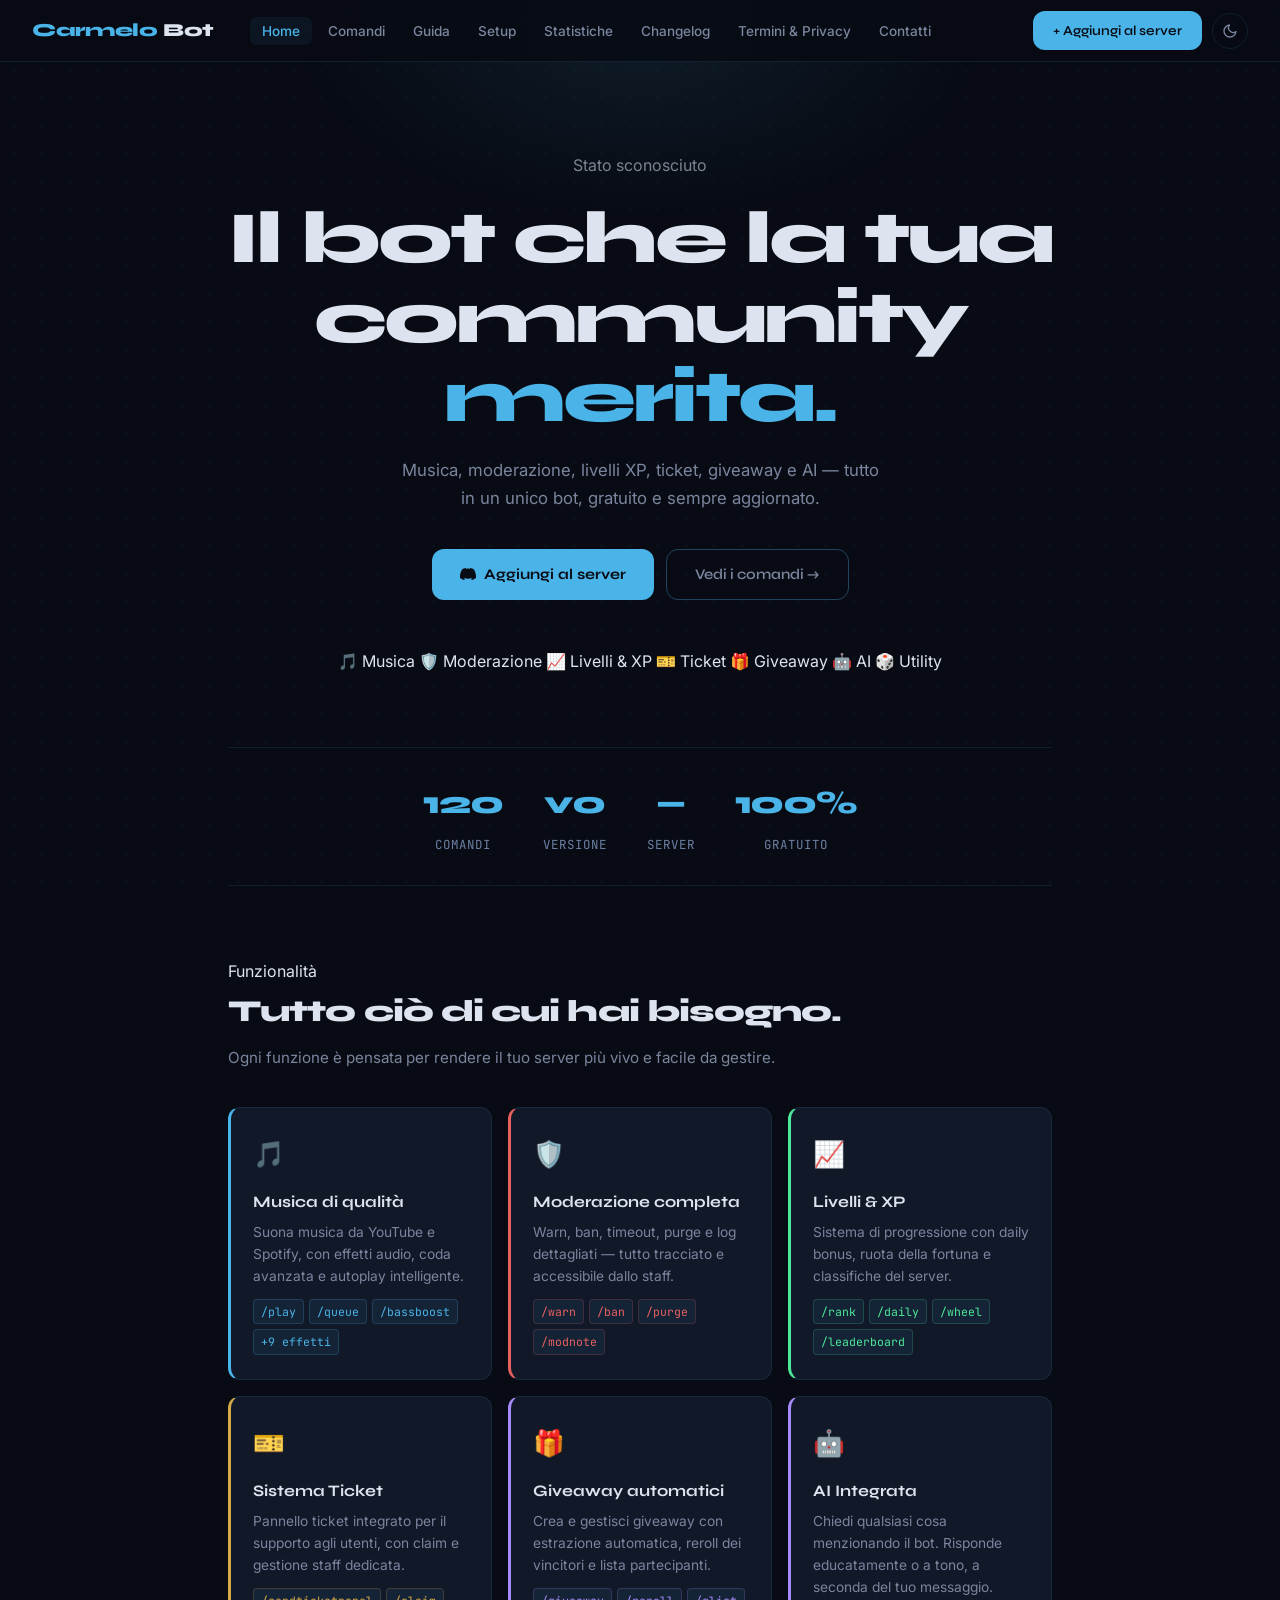
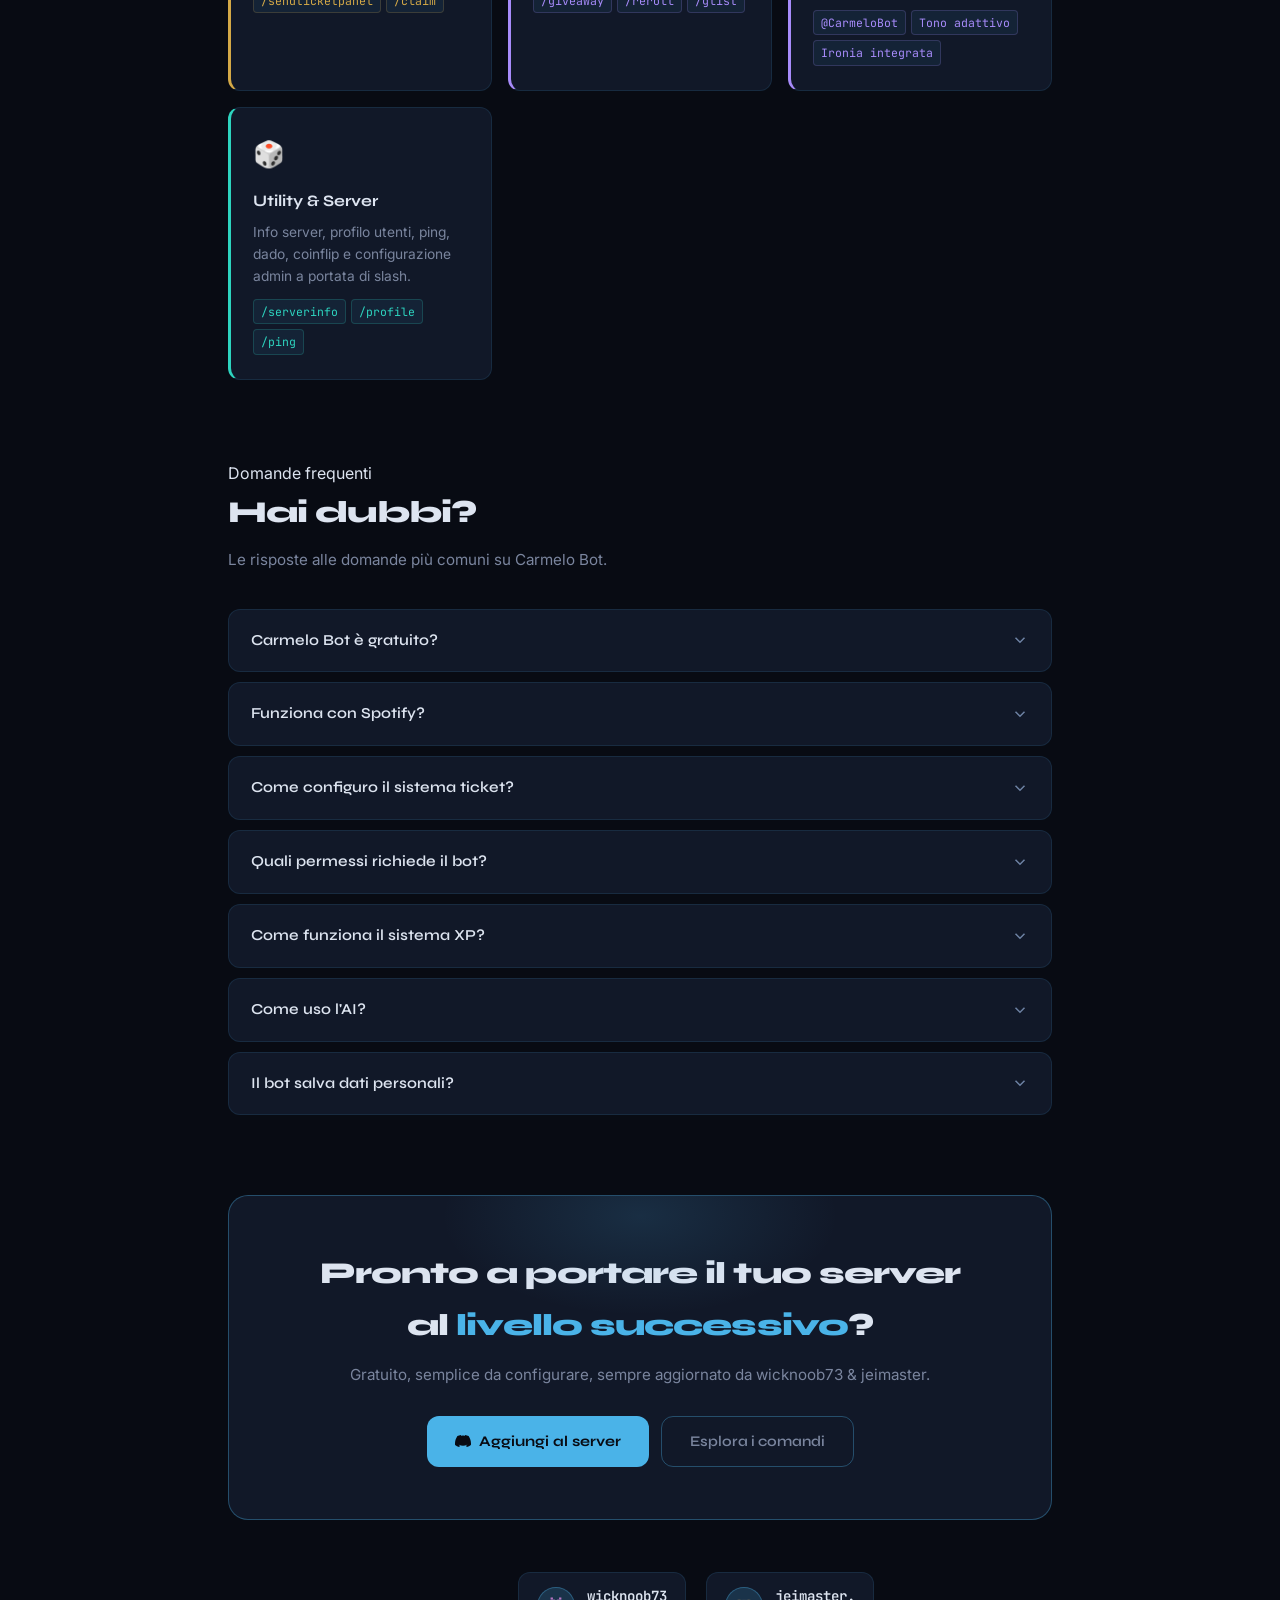
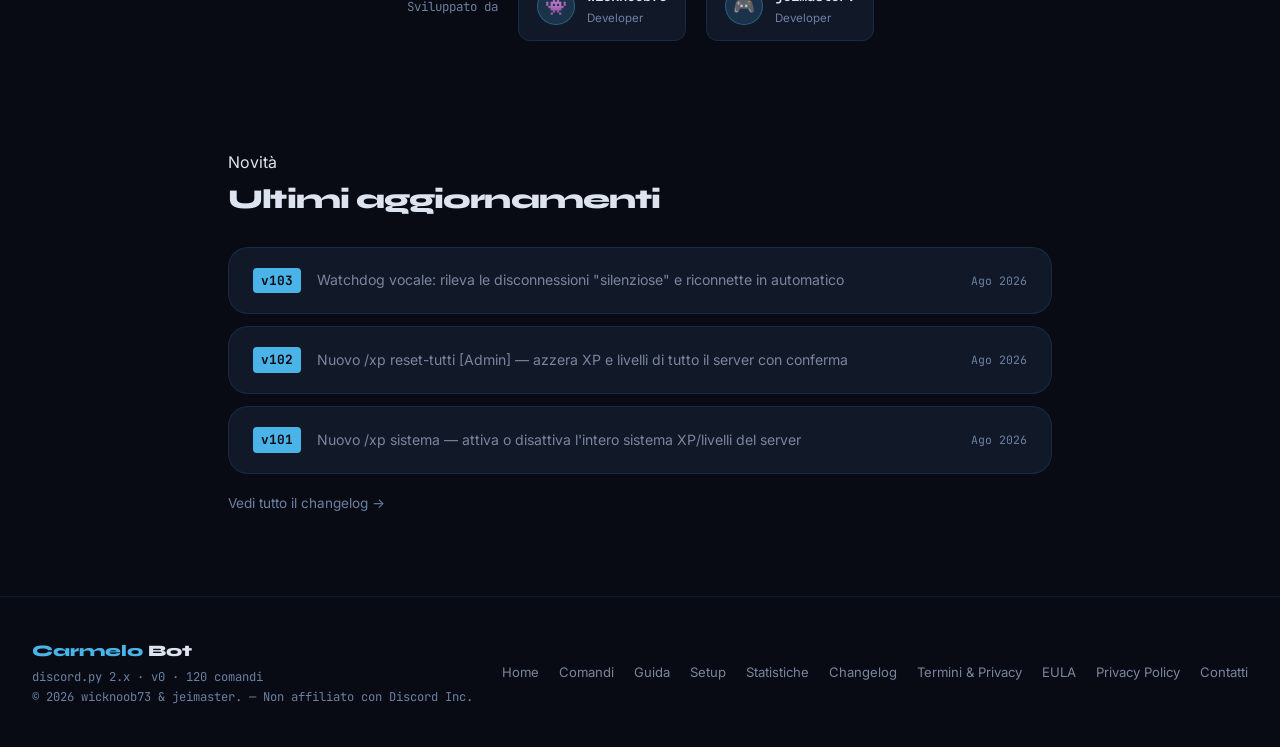
<file: index.html>
<!DOCTYPE html>
<html lang="it">
<head>
  <meta charset="UTF-8">
  <meta name="viewport" content="width=device-width, initial-scale=1.0">
  <title>Carmelo Bot — Il tuo bot Discord tutto-in-uno</title>
  <meta name="description" content="Musica, moderazione, livelli XP, ticket, giveaway e AI. Carmelo Bot è il bot Discord per la tua community.">
  <link rel="canonical" href="https://wicknoob73.github.io/">

  <!-- Open Graph / Discord embed -->
  <meta property="og:type"        content="website">
  <meta property="og:title"       content="Carmelo Bot — Il tuo bot Discord tutto-in-uno">
  <meta property="og:description" content="Musica, moderazione, livelli XP, ticket, giveaway e AI. Gratuito e sempre aggiornato.">
  <meta property="og:image" content="https://wicknoob73.github.io/assets/og-image.png">
  <meta name="theme-color"        content="#4ab3e8">
  <meta name="twitter:card"       content="summary_large_image">

  <!-- Favicon SVG inline -->
  <link rel="icon" type="image/svg+xml" href="data:image/svg+xml,<svg xmlns='http://www.w3.org/2000/svg' viewBox='0 0 32 32'><rect width='32' height='32' rx='8' fill='%230a0c14'/><text y='24' x='4' font-size='22'>🤖</text></svg>">
  <link rel="icon" type="image/x-icon" href="favicon.ico">

  <link rel="preconnect" href="https://fonts.googleapis.com">
  <link rel="preconnect" href="https://fonts.gstatic.com" crossorigin>
  <link rel="stylesheet" href="https://fonts.googleapis.com/css2?family=Syne:wght@400;600;700;800&family=Inter:wght@300;400;500;600&family=JetBrains+Mono:wght@400;500&display=swap">
  <link rel="stylesheet" href="style.css">
  <style>
    .hero {
      text-align: center;
      padding: 90px 0 72px;
    }
    .hero h1 {
      font-family: var(--font-display);
      font-size: clamp(2.8rem, 7vw, 4.6rem);
      font-weight: 800;
      letter-spacing: -0.04em;
      line-height: 1.08;
      color: var(--text-primary);
      margin: 20px 0 18px;
    }
    .hero h1 .accent { color: var(--blue); }
    .hero-sub {
      font-size: 1.05rem;
      color: var(--text-secondary);
      max-width: 480px;
      margin: 0 auto 36px;
      line-height: 1.7;
    }
    .hero-cta {
      display: flex; justify-content: center;
      gap: 12px; flex-wrap: wrap;
      margin-bottom: 48px;
    }
    .btn-primary {
      display: inline-flex; align-items: center; gap: 8px;
      padding: 12px 28px;
      background: var(--blue);
      color: var(--bg-base);
      font-family: var(--font-display);
      font-weight: 700; font-size: 0.92rem;
      border-radius: var(--radius-md);
      text-decoration: none;
      transition: background var(--ease), transform var(--ease), box-shadow var(--ease);
    }
    .btn-primary:hover {
      background: #66c8f5; color: var(--bg-base);
      transform: translateY(-2px);
      box-shadow: 0 8px 28px rgba(74,179,232,0.3);
    }
    .btn-secondary {
      display: inline-flex; align-items: center; gap: 8px;
      padding: 12px 28px;
      background: transparent;
      color: var(--text-secondary);
      font-family: var(--font-display);
      font-weight: 600; font-size: 0.92rem;
      border: 1px solid var(--border-hover);
      border-radius: var(--radius-md);
      text-decoration: none;
      transition: all var(--ease);
    }
    .btn-secondary:hover {
      color: var(--text-primary);
      border-color: var(--blue);
      background: var(--blue-faint);
    }

    /* Stats row */
    .stats-row {
      display: flex; justify-content: center; gap: 40px;
      flex-wrap: wrap;
      padding: 28px 0;
      border-top: 1px solid var(--border);
      border-bottom: 1px solid var(--border);
      margin-bottom: 72px;
    }
    .stat-item { text-align: center; }
    .stat-num {
      font-family: var(--font-display);
      font-size: 2rem; font-weight: 800;
      color: var(--blue);
      letter-spacing: -0.04em;
      display: block;
    }
    .stat-lbl {
      font-size: 0.78rem;
      color: var(--text-muted);
      font-family: var(--font-mono);
      text-transform: uppercase;
      letter-spacing: 0.08em;
    }

    /* Section heading */
    .section-title {
      font-family: var(--font-display);
      font-size: 1.9rem; font-weight: 800;
      letter-spacing: -0.03em;
      margin-bottom: 8px;
    }
    .section-sub {
      color: var(--text-secondary);
      font-size: 0.95rem;
      margin-bottom: 36px;
    }

    /* Features grid */
    .features-grid {
      display: grid;
      grid-template-columns: repeat(auto-fill, minmax(260px, 1fr));
      gap: 16px;
      margin-bottom: 80px;
    }
    .feat-card {
      background: var(--bg-card);
      border: 1px solid var(--border);
      border-left: 3px solid var(--feat-color, var(--blue));
      border-radius: var(--radius-md);
      padding: 24px 22px;
      transition: border-color var(--ease), box-shadow var(--ease), transform var(--ease);
    }
    .feat-card:hover {
      border-color: var(--feat-color, var(--blue));
      box-shadow: 0 4px 24px rgba(0,0,0,0.4);
      transform: translateY(-2px);
    }
    .feat-icon { font-size: 1.6rem; margin-bottom: 12px; display: block; }
    .feat-title {
      font-family: var(--font-display);
      font-size: 1rem; font-weight: 700;
      color: var(--text-primary); margin-bottom: 6px;
    }
    .feat-desc { font-size: 0.86rem; color: var(--text-secondary); line-height: 1.6; margin: 0; }
    .feat-tags { display: flex; flex-wrap: wrap; gap: 5px; margin-top: 12px; }
    .feat-tag {
      font-size: 0.72rem; font-family: var(--font-mono);
      color: var(--feat-color, var(--blue));
      background: rgba(74,179,232,0.07);
      border: 1px solid rgba(74,179,232,0.15);
      border-radius: 4px; padding: 2px 7px;
    }

    /* FAQ */
    .faq-list { display: flex; flex-direction: column; gap: 10px; margin-bottom: 80px; }
    .faq-item {
      background: var(--bg-card);
      border: 1px solid var(--border);
      border-radius: var(--radius-md);
      overflow: hidden;
      transition: border-color var(--ease);
    }
    .faq-item:hover { border-color: var(--border-hover); }
    .faq-q {
      display: flex; align-items: center; justify-content: space-between;
      padding: 18px 22px;
      cursor: pointer;
      font-family: var(--font-display);
      font-weight: 600; font-size: 0.95rem;
      color: var(--text-primary);
      user-select: none;
      list-style: none;
      gap: 16px;
    }
    .faq-q::-webkit-details-marker { display: none; }
    .faq-chevron {
      flex-shrink: 0;
      width: 18px; height: 18px;
      color: var(--text-muted);
      transition: transform var(--ease);
    }
    details[open] .faq-chevron { transform: rotate(180deg); }
    details[open] .faq-q { color: var(--blue); }
    .faq-a {
      padding: 0 22px 18px;
      font-size: 0.9rem;
      color: var(--text-secondary);
      line-height: 1.7;
      border-top: 1px solid var(--border);
      padding-top: 14px;
    }

    /* CTA strip */
    .cta-strip {
      background: var(--bg-card);
      border: 1px solid var(--border-hover);
      border-radius: var(--radius-lg);
      padding: 52px 40px;
      text-align: center;
      position: relative; overflow: hidden;
      margin-bottom: 0;
    }
    .cta-strip::before {
      content: '';
      position: absolute;
      top: -80px; left: 50%; transform: translateX(-50%);
      width: 400px; height: 200px;
      background: radial-gradient(ellipse, rgba(74,179,232,0.14) 0%, transparent 70%);
      pointer-events: none;
    }
    .cta-strip h2 {
      font-family: var(--font-display);
      font-size: 1.9rem; font-weight: 800;
      letter-spacing: -0.03em; margin-bottom: 10px;
    }
    .cta-strip p { color: var(--text-secondary); font-size: 0.95rem; margin-bottom: 28px; }

    /* Devs */
    .devs {
      display: flex; justify-content: center; align-items: center;
      gap: 20px; flex-wrap: wrap;
      margin-top: 52px; margin-bottom: 8px;
    }
    .dev-card {
      display: flex; align-items: center; gap: 12px;
      background: var(--bg-card);
      border: 1px solid var(--border);
      border-radius: var(--radius-md);
      padding: 12px 18px;
      transition: border-color var(--ease);
    }
    .dev-card:hover { border-color: var(--border-hover); }
    .dev-avatar {
      width: 38px; height: 38px; border-radius: 50%;
      background: var(--blue-glow); border: 1px solid var(--border-hover);
      display: flex; align-items: center; justify-content: center;
      font-size: 1.1rem;
    }
    .dev-name { font-family: var(--font-mono); font-size: 0.88rem; font-weight: 600; color: var(--text-primary); }
    .dev-role { font-size: 0.72rem; color: var(--text-muted); }

    @media (max-width: 640px) {
      .hero { padding: 60px 0 50px; }
      .stats-row { gap: 24px; }
      .cta-strip { padding: 36px 24px; }
    }
  </style>
</head>
<body>
	
<script src="config.js"></script>
<script src="version.js" defer></script>	

<!-- ── Navbar ─────────────────────────────────────────── -->
<nav class="navbar">
  <a href="index.html" class="navbar-logo"><span>Carmelo</span> Bot</a>
    <ul class="navbar-links">
    <li><a href="index.html" class="active">Home</a></li>
    <li><a href="commands.html">Comandi</a></li>
    <li><a href="guide.html">Guida</a></li>
    <li><a href="setup.html">Setup</a></li>
    <li><a href="stats.html">Statistiche</a></li>
    <li><a href="changelog.html">Changelog</a></li>
    <li><a href="legal.html">Termini & Privacy</a></li>
    <li><a href="legal.html#contatti">Contatti</a></li>
  </ul>
  <a href="invite.html" class="navbar-cta">+ Aggiungi al server</a>
  <button class="theme-toggle" id="themeToggle" aria-label="Cambia tema">
    <svg class="icon-moon" viewBox="0 0 24 24" fill="none" stroke="currentColor" stroke-width="2" stroke-linecap="round" stroke-linejoin="round"><path d="M21 12.79A9 9 0 1 1 11.21 3 7 7 0 0 0 21 12.79z"/></svg>
    <svg class="icon-sun"  viewBox="0 0 24 24" fill="none" stroke="currentColor" stroke-width="2" stroke-linecap="round" stroke-linejoin="round"><circle cx="12" cy="12" r="5"/><line x1="12" y1="1" x2="12" y2="3"/><line x1="12" y1="21" x2="12" y2="23"/><line x1="4.22" y1="4.22" x2="5.64" y2="5.64"/><line x1="18.36" y1="18.36" x2="19.78" y2="19.78"/><line x1="1" y1="12" x2="3" y2="12"/><line x1="21" y1="12" x2="23" y2="12"/><line x1="4.22" y1="19.78" x2="5.64" y2="18.36"/><line x1="18.36" y1="5.64" x2="19.78" y2="4.22"/></svg>
  </button>
  <button class="hamburger" id="hamburgerBtn" aria-label="Menu"><span></span><span></span><span></span></button>
</nav>

<div class="mobile-menu" id="mobileMenu">
  <a href="index.html" class="active">Home</a>
  <a href="commands.html">Comandi</a>
  <a href="guide.html">Guida</a>
  <a href="setup.html">Setup</a>
  <a href="stats.html">Statistiche</a>
  <a href="changelog.html">Changelog</a>
  <a href="legal.html">Termini & Privacy</a>
  <a href="legal.html#contatti">Contatti</a>
  <a href="invite.html" class="mobile-cta">+ Aggiungi al server</a>
</div>

<!-- ── Hero ──────────────────────────────────────────── -->
<div class="container">
  <header class="hero">
    <div id="status-badge" class="status-badge">
      <span class="status-dot" id="status-dot"></span>
      <span id="status-text">Verifica stato…</span>
    </div>

    <h1>Il bot che la tua<br>community <span class="accent">merita.</span></h1>

    <p class="hero-sub">
      Musica, moderazione, livelli XP, ticket, giveaway e AI —
      tutto in un unico bot, gratuito e sempre aggiornato.
    </p>

    <div class="hero-cta">
      <a href="#" class="btn-primary">
        <svg width="16" height="16" viewBox="0 0 24 24" fill="currentColor"><path d="M20.317 4.37a19.791 19.791 0 0 0-4.885-1.515.074.074 0 0 0-.079.037c-.21.375-.444.864-.608 1.25a18.27 18.27 0 0 0-5.487 0 12.64 12.64 0 0 0-.617-1.25.077.077 0 0 0-.079-.037A19.736 19.736 0 0 0 3.677 4.37a.07.07 0 0 0-.032.027C.533 9.046-.32 13.58.099 18.057c.002.022.015.04.036.054a19.9 19.9 0 0 0 5.993 3.03.078.078 0 0 0 .085-.026c.462-.63.874-1.295 1.226-1.994a.076.076 0 0 0-.041-.106 13.107 13.107 0 0 1-1.872-.892.077.077 0 0 1-.008-.128 10.2 10.2 0 0 0 .372-.292.074.074 0 0 1 .077-.01c3.928 1.793 8.18 1.793 12.062 0a.074.074 0 0 1 .078.01c.12.098.246.198.373.292a.077.077 0 0 1-.006.127 12.299 12.299 0 0 1-1.873.892.077.077 0 0 0-.041.107c.36.698.772 1.362 1.225 1.993a.076.076 0 0 0 .084.028 19.839 19.839 0 0 0 6.002-3.03.077.077 0 0 0 .032-.054c.5-5.177-.838-9.674-3.549-13.66a.061.061 0 0 0-.031-.03z"/></svg>
        Aggiungi al server
      </a>
      <a href="commands.html" class="btn-secondary">Vedi i comandi →</a>
    </div>

    <div class="chips">
      <span class="chip"><span aria-hidden="true">🎵</span> Musica</span>
      <span class="chip"><span aria-hidden="true">🛡</span>️ Moderazione</span>
      <span class="chip"><span aria-hidden="true">📈</span> Livelli & XP</span>
      <span class="chip"><span aria-hidden="true">🎫</span> Ticket</span>
      <span class="chip"><span aria-hidden="true">🎁</span> Giveaway</span>
      <span class="chip"><span aria-hidden="true">🤖</span> AI</span>
      <span class="chip"><span aria-hidden="true">🎲</span> Utility</span>
    </div>
  </header>

  <!-- Stats -->
  <div class="stats-row">
    <div class="stat-item">
      <span class="stat-num">120</span>
      <span class="stat-lbl">Comandi</span>
    </div>
    <div class="stat-item">
      <span class="stat-num"><span class="bot-version">v0</span></span>
      <span class="stat-lbl">Versione</span>
    </div>
    <div class="stat-item">
      <span class="stat-num" id="statServers">—</span>
      <span class="stat-lbl">Server</span>
    </div>
    <div class="stat-item">
      <span class="stat-num">100%</span>
      <span class="stat-lbl">Gratuito</span>
    </div>
  </div>

  <!-- Features -->
  <div class="section-label">Funzionalità</div>
  <h2 class="section-title">Tutto ciò di cui hai bisogno.</h2>
  <p class="section-sub">Ogni funzione è pensata per rendere il tuo server più vivo e facile da gestire.</p>

  <div class="features-grid">
    <div class="feat-card" style="--feat-color:#4ab3e8;">
      <span class="feat-icon"><span aria-hidden="true">🎵</span></span>
      <div class="feat-title">Musica di qualità</div>
      <p class="feat-desc">Suona musica da YouTube e Spotify, con effetti audio, coda avanzata e autoplay intelligente.</p>
      <div class="feat-tags">
        <span class="feat-tag" style="color:#4ab3e8;border-color:rgba(74,179,232,0.2);">/play</span>
        <span class="feat-tag" style="color:#4ab3e8;border-color:rgba(74,179,232,0.2);">/queue</span>
        <span class="feat-tag" style="color:#4ab3e8;border-color:rgba(74,179,232,0.2);">/bassboost</span>
        <span class="feat-tag" style="color:#4ab3e8;border-color:rgba(74,179,232,0.2);">+9 effetti</span>
      </div>
    </div>
    <div class="feat-card" style="--feat-color:#e86060;">
      <span class="feat-icon"><span aria-hidden="true">🛡</span>️</span>
      <div class="feat-title">Moderazione completa</div>
      <p class="feat-desc">Warn, ban, timeout, purge e log dettagliati — tutto tracciato e accessibile dallo staff.</p>
      <div class="feat-tags">
        <span class="feat-tag" style="color:#e86060;border-color:rgba(232,96,96,0.2);">/warn</span>
        <span class="feat-tag" style="color:#e86060;border-color:rgba(232,96,96,0.2);">/ban</span>
        <span class="feat-tag" style="color:#e86060;border-color:rgba(232,96,96,0.2);">/purge</span>
        <span class="feat-tag" style="color:#e86060;border-color:rgba(232,96,96,0.2);">/modnote</span>
      </div>
    </div>
    <div class="feat-card" style="--feat-color:#4de89a;">
      <span class="feat-icon"><span aria-hidden="true">📈</span></span>
      <div class="feat-title">Livelli & XP</div>
      <p class="feat-desc">Sistema di progressione con daily bonus, ruota della fortuna e classifiche del server.</p>
      <div class="feat-tags">
        <span class="feat-tag" style="color:#4de89a;border-color:rgba(77,232,154,0.2);">/rank</span>
        <span class="feat-tag" style="color:#4de89a;border-color:rgba(77,232,154,0.2);">/daily</span>
        <span class="feat-tag" style="color:#4de89a;border-color:rgba(77,232,154,0.2);">/wheel</span>
        <span class="feat-tag" style="color:#4de89a;border-color:rgba(77,232,154,0.2);">/leaderboard</span>
      </div>
    </div>
    <div class="feat-card" style="--feat-color:#d4a947;">
      <span class="feat-icon"><span aria-hidden="true">🎫</span></span>
      <div class="feat-title">Sistema Ticket</div>
      <p class="feat-desc">Pannello ticket integrato per il supporto agli utenti, con claim e gestione staff dedicata.</p>
      <div class="feat-tags">
        <span class="feat-tag" style="color:#d4a947;border-color:rgba(212,169,71,0.2);">/sendticketpanel</span>
        <span class="feat-tag" style="color:#d4a947;border-color:rgba(212,169,71,0.2);">/claim</span>
      </div>
    </div>
    <div class="feat-card" style="--feat-color:#a78bfa;">
      <span class="feat-icon"><span aria-hidden="true">🎁</span></span>
      <div class="feat-title">Giveaway automatici</div>
      <p class="feat-desc">Crea e gestisci giveaway con estrazione automatica, reroll dei vincitori e lista partecipanti.</p>
      <div class="feat-tags">
        <span class="feat-tag" style="color:#a78bfa;border-color:rgba(167,139,250,0.2);">/giveaway</span>
        <span class="feat-tag" style="color:#a78bfa;border-color:rgba(167,139,250,0.2);">/reroll</span>
        <span class="feat-tag" style="color:#a78bfa;border-color:rgba(167,139,250,0.2);">/glist</span>
      </div>
    </div>
    <div class="feat-card" style="--feat-color:#a78bfa;">
      <span class="feat-icon"><span aria-hidden="true">🤖</span></span>
      <div class="feat-title">AI Integrata</div>
      <p class="feat-desc">Chiedi qualsiasi cosa menzionando il bot. Risponde educatamente o a tono, a seconda del tuo messaggio.</p>
      <div class="feat-tags">
        <span class="feat-tag" style="color:#a78bfa;border-color:rgba(167,139,250,0.2);">@CarmeloBot</span>
        <span class="feat-tag" style="color:#a78bfa;border-color:rgba(167,139,250,0.2);">Tono adattivo</span>
        <span class="feat-tag" style="color:#a78bfa;border-color:rgba(167,139,250,0.2);">Ironia integrata</span>
      </div>
    </div>
    <div class="feat-card" style="--feat-color:#2dd4bf;">
      <span class="feat-icon"><span aria-hidden="true">🎲</span></span>
      <div class="feat-title">Utility & Server</div>
      <p class="feat-desc">Info server, profilo utenti, ping, dado, coinflip e configurazione admin a portata di slash.</p>
      <div class="feat-tags">
        <span class="feat-tag" style="color:#2dd4bf;border-color:rgba(45,212,191,0.2);">/serverinfo</span>
        <span class="feat-tag" style="color:#2dd4bf;border-color:rgba(45,212,191,0.2);">/profile</span>
        <span class="feat-tag" style="color:#2dd4bf;border-color:rgba(45,212,191,0.2);">/ping</span>
      </div>
    </div>
  </div>

  <!-- FAQ -->
  <div class="section-label">Domande frequenti</div>
  <h2 class="section-title">Hai dubbi?</h2>
  <p class="section-sub">Le risposte alle domande più comuni su Carmelo Bot.</p>

  <div class="faq-list">
    <details class="faq-item">
      <summary class="faq-q">
        Carmelo Bot è gratuito?
        <svg class="faq-chevron" viewBox="0 0 24 24" fill="none" stroke="currentColor" stroke-width="2"><polyline points="6 9 12 15 18 9"/></svg>
      </summary>
      <div class="faq-a">Sì, completamente gratuito. Non ci sono piani premium, abbonamenti o funzioni a pagamento. Tutte le funzionalità sono accessibili senza costi.</div>
    </details>
    <details class="faq-item">
      <summary class="faq-q">
        Funziona con Spotify?
        <svg class="faq-chevron" viewBox="0 0 24 24" fill="none" stroke="currentColor" stroke-width="2"><polyline points="6 9 12 15 18 9"/></svg>
      </summary>
      <div class="faq-a">Sì, ma solo brani singoli. Puoi usare <code>/play</code> con il link diretto a un brano Spotify e il bot lo riproduce tramite YouTube. Playlist e album Spotify non sono supportati.</div>
    </details>
    <details class="faq-item">
      <summary class="faq-q">
        Come configuro il sistema ticket?
        <svg class="faq-chevron" viewBox="0 0 24 24" fill="none" stroke="currentColor" stroke-width="2"><polyline points="6 9 12 15 18 9"/></svg>
      </summary>
      <div class="faq-a">Usa il comando <code>/sendticketpanel</code> nel canale in cui vuoi far apparire il pannello. Gli utenti potranno aprire ticket cliccando il pulsante, e i moderatori potranno prenderli in carico con <code>/claim</code>.</div>
    </details>
    <details class="faq-item">
      <summary class="faq-q">
        Quali permessi richiede il bot?
        <svg class="faq-chevron" viewBox="0 0 24 24" fill="none" stroke="currentColor" stroke-width="2"><polyline points="6 9 12 15 18 9"/></svg>
      </summary>
      <div class="faq-a">Il bot richiede i permessi standard per leggere e inviare messaggi, gestire canali (per i ticket), entrare e parlare nei canali vocali (per la musica), e gestire i ruoli per alcune funzioni di moderazione.</div>
    </details>
    <details class="faq-item">
      <summary class="faq-q">
        Come funziona il sistema XP?
        <svg class="faq-chevron" viewBox="0 0 24 24" fill="none" stroke="currentColor" stroke-width="2"><polyline points="6 9 12 15 18 9"/></svg>
      </summary>
      <div class="faq-a">Gli utenti guadagnano XP mandando messaggi e stando nei canali vocali. Ogni giorno puoi riscattare XP extra con <code>/daily</code> e tentare la fortuna con <code>/wheel</code> ogni 12 ore. Visualizza i tuoi progressi con <code>/rank</code>.</div>
    </details>
    <details class="faq-item">
      <summary class="faq-q">
        Come uso l'AI?
        <svg class="faq-chevron" viewBox="0 0 24 24" fill="none" stroke="currentColor" stroke-width="2"><polyline points="6 9 12 15 18 9"/></svg>
      </summary>
      <div class="faq-a">Basta menzionare <strong>@Carmelo Bot</strong> in un messaggio seguito dalla tua domanda. L'AI risponderà nel canale. Se fai domande serie riceverai risposte educate; se usi parolacce, il bot risponderà a tono con ironia!</div>
    </details>
    <details class="faq-item">
      <summary class="faq-q">
        Il bot salva dati personali?
        <svg class="faq-chevron" viewBox="0 0 24 24" fill="none" stroke="currentColor" stroke-width="2"><polyline points="6 9 12 15 18 9"/></svg>
      </summary>
      <div class="faq-a">Il bot salva solo ID Discord (utente, server, canali) e dati di gioco (XP, livello, statistiche). Nessun dato personale sensibile. Puoi richiedere la cancellazione dei tuoi dati in qualsiasi momento — leggi la <a href="legal.html#privacy">Privacy Policy</a> per i dettagli.</div>
    </details>
  </div>

  <!-- CTA strip -->
  <div class="cta-strip">
    <h2>Pronto a portare il tuo server<br>al <span style="color:var(--blue);">livello successivo</span>?</h2>
    <p>Gratuito, semplice da configurare, sempre aggiornato da wicknoob73 & jeimaster.</p>
    <div style="display:flex;gap:12px;justify-content:center;flex-wrap:wrap;">
      <a href="#" class="btn-primary">
        <svg width="16" height="16" viewBox="0 0 24 24" fill="currentColor"><path d="M20.317 4.37a19.791 19.791 0 0 0-4.885-1.515.074.074 0 0 0-.079.037c-.21.375-.444.864-.608 1.25a18.27 18.27 0 0 0-5.487 0 12.64 12.64 0 0 0-.617-1.25.077.077 0 0 0-.079-.037A19.736 19.736 0 0 0 3.677 4.37a.07.07 0 0 0-.032.027C.533 9.046-.32 13.58.099 18.057c.002.022.015.04.036.054a19.9 19.9 0 0 0 5.993 3.03.078.078 0 0 0 .085-.026c.462-.63.874-1.295 1.226-1.994a.076.076 0 0 0-.041-.106 13.107 13.107 0 0 1-1.872-.892.077.077 0 0 1-.008-.128 10.2 10.2 0 0 0 .372-.292.074.074 0 0 1 .077-.01c3.928 1.793 8.18 1.793 12.062 0a.074.074 0 0 1 .078.01c.12.098.246.198.373.292a.077.077 0 0 1-.006.127 12.299 12.299 0 0 1-1.873.892.077.077 0 0 0-.041.107c.36.698.772 1.362 1.225 1.993a.076.076 0 0 0 .084.028 19.839 19.839 0 0 0 6.002-3.03.077.077 0 0 0 .032-.054c.5-5.177-.838-9.674-3.549-13.66a.061.061 0 0 0-.031-.03z"/></svg>
        Aggiungi al server
      </a>
      <a href="commands.html" class="btn-secondary">Esplora i comandi</a>
    </div>
  </div>

  <!-- Devs -->
  <div class="devs">
    <span style="font-size:0.78rem;color:var(--text-muted);font-family:var(--font-mono);">Sviluppato da</span>
    <div class="dev-card">
      <div class="dev-avatar"><span aria-hidden="true">👾</span></div>
      <div><div class="dev-name">wicknoob73</div><div class="dev-role">Developer</div></div>
    </div>
    <div class="dev-card">
      <div class="dev-avatar"><span aria-hidden="true">🎮</span></div>
      <div><div class="dev-name">jeimaster.</div><div class="dev-role">Developer</div></div>
    </div>
  </div>

</div>

<!-- ── Ultimi aggiornamenti ── -->
<section style="position:relative;z-index:1;max-width:880px;margin:0 auto;padding:0 28px 80px;">
  <div class="section-label">Novità</div>
  <h2 style="font-family:var(--font-display);font-size:1.7rem;font-weight:800;letter-spacing:-0.03em;margin-bottom:24px;">
    Ultimi aggiornamenti
  </h2>
  <div style="display:flex;flex-direction:column;gap:12px;">

    <a href="changelog.html#vv103" style="text-decoration:none;">
      <div style="background:var(--bg-card);border:1px solid var(--border);border-radius:var(--radius-lg);padding:20px 24px;display:flex;align-items:center;gap:16px;transition:border-color .2s,box-shadow .2s;" onmouseover="this.style.borderColor='rgba(74,179,232,0.35)';this.style.boxShadow='0 4px 20px rgba(0,0,0,0.3)'" onmouseout="this.style.borderColor='rgba(74,179,232,0.12)';this.style.boxShadow='none'">
        <span style="font-family:var(--font-mono);font-size:0.8rem;font-weight:700;color:var(--bg-base);background:var(--blue);border-radius:4px;padding:2px 8px;flex-shrink:0;">v103</span>
        <span style="color:var(--text-secondary);font-size:0.88rem;flex:1;">Watchdog vocale: rileva le disconnessioni "silenziose" e riconnette in automatico</span>
        <span style="font-family:var(--font-mono);font-size:0.72rem;color:var(--text-muted);flex-shrink:0;">Ago 2026</span>
      </div>
    </a>

    <a href="changelog.html#vv102" style="text-decoration:none;">
      <div style="background:var(--bg-card);border:1px solid var(--border);border-radius:var(--radius-lg);padding:20px 24px;display:flex;align-items:center;gap:16px;transition:border-color .2s,box-shadow .2s;" onmouseover="this.style.borderColor='rgba(74,179,232,0.35)';this.style.boxShadow='0 4px 20px rgba(0,0,0,0.3)'" onmouseout="this.style.borderColor='rgba(74,179,232,0.12)';this.style.boxShadow='none'">
        <span style="font-family:var(--font-mono);font-size:0.8rem;font-weight:700;color:var(--bg-base);background:var(--blue);border-radius:4px;padding:2px 8px;flex-shrink:0;">v102</span>
        <span style="color:var(--text-secondary);font-size:0.88rem;flex:1;">Nuovo /xp reset-tutti [Admin] — azzera XP e livelli di tutto il server con conferma</span>
        <span style="font-family:var(--font-mono);font-size:0.72rem;color:var(--text-muted);flex-shrink:0;">Ago 2026</span>
      </div>
    </a>

    <a href="changelog.html#vv101" style="text-decoration:none;">
      <div style="background:var(--bg-card);border:1px solid var(--border);border-radius:var(--radius-lg);padding:20px 24px;display:flex;align-items:center;gap:16px;transition:border-color .2s,box-shadow .2s;" onmouseover="this.style.borderColor='rgba(74,179,232,0.35)';this.style.boxShadow='0 4px 20px rgba(0,0,0,0.3)'" onmouseout="this.style.borderColor='rgba(74,179,232,0.12)';this.style.boxShadow='none'">
        <span style="font-family:var(--font-mono);font-size:0.8rem;font-weight:700;color:var(--bg-base);background:var(--blue);border-radius:4px;padding:2px 8px;flex-shrink:0;">v101</span>
        <span style="color:var(--text-secondary);font-size:0.88rem;flex:1;">Nuovo /xp sistema — attiva o disattiva l'intero sistema XP/livelli del server</span>
        <span style="font-family:var(--font-mono);font-size:0.72rem;color:var(--text-muted);flex-shrink:0;">Ago 2026</span>
      </div>
    </a>

  </div>
  <a href="changelog.html" style="display:inline-flex;align-items:center;gap:6px;margin-top:18px;font-size:0.85rem;color:var(--text-muted);transition:color .2s;" onmouseover="this.style.color='var(--blue)'" onmouseout="this.style.color='var(--text-muted)'">
    Vedi tutto il changelog →
  </a>
</section>

<footer>
  <div class="footer-left">
    <div class="footer-brand"><span>Carmelo</span> Bot</div>
    <div class="footer-meta">discord.py 2.x · <span class="bot-version">v0</span> · 120 comandi</div>
    <div class="footer-copy">© 2026 wicknoob73 & jeimaster. — Non affiliato con Discord Inc.</div>
  </div>
    <ul class="footer-links">
    <li><a href="index.html">Home</a></li>
    <li><a href="commands.html">Comandi</a></li>
    <li><a href="guide.html">Guida</a></li>
    <li><a href="setup.html">Setup</a></li>
    <li><a href="stats.html">Statistiche</a></li>
    <li><a href="changelog.html">Changelog</a></li>
    <li><a href="legal.html">Termini & Privacy</a></li>
    <li><a href="eula.html">EULA</a></li>
    <li><a href="privacy.html">Privacy Policy</a></li>
    <li><a href="legal.html#contatti">Contatti</a></li>
  </ul>
</footer>

<script>
const GUILD_ID = "1079422976249843762";
const BOT_NAME = "Carmelo Bot";

async function checkStatus() {
  const dot   = document.getElementById('status-dot');
  const text  = document.getElementById('status-text');
  const badge = document.getElementById('status-badge');
  try {
    const res = await fetch(`https://discord.com/api/guilds/${GUILD_ID}/widget.json`);
    if (!res.ok) throw new Error();
    const data = await res.json();
    const bot = (data.members || []).find(m => m.username === BOT_NAME);
    if (bot) {
      dot.style.background = 'var(--teal)';
      dot.style.boxShadow = '0 0 6px var(--teal)';
      text.textContent = 'Bot online';
    } else {
      dot.style.background = '#555e72';
      dot.style.boxShadow = 'none';
      text.textContent = 'Bot offline';
      badge.style.opacity = '0.65';
    }
  } catch {
    // Il widget Discord pubblico non è attivo/raggiungibile: prima di
    // arrenderci controlliamo se almeno l'endpoint statistiche del bot
    // risponde, per non mostrare "sconosciuto" quando il bot è online.
    try {
      const fallback = await fetchStatsWithFallback();
      if (fallback) {
        dot.style.background = 'var(--teal)';
        dot.style.boxShadow = '0 0 6px var(--teal)';
        text.textContent = 'Bot online';
        return;
      }
    } catch {}
    dot.style.background = '#555e72';
    dot.style.boxShadow = 'none';
    text.textContent = 'Stato sconosciuto';
    badge.style.opacity = '0.55';
  }
}

checkStatus();
setInterval(checkStatus, 60000);
</script>


<button class="back-to-top" id="backToTop" aria-label="Torna su">
  <svg viewBox="0 0 24 24" fill="none" stroke-width="2.5" stroke-linecap="round" stroke-linejoin="round">
    <polyline points="18 15 12 9 6 15"/>
  </svg>
</button>

<script>
// ── Aggiorna contatore server dalla API ──
async function updateServerCount() {
  try {
    const result = await fetchStatsWithFallback();
    if (!result) throw new Error();
    const data = await result.response.json();
    document.getElementById('statServers').textContent = data.servers || '—';
  } catch {
    document.getElementById('statServers').textContent = '—';
  }
}
updateServerCount();

// Hamburger
const ham = document.getElementById('hamburgerBtn');
const mob = document.getElementById('mobileMenu');
if (ham && mob) {
  ham.addEventListener('click', () => {
    ham.classList.toggle('open');
    mob.classList.toggle('open');
  });
  document.addEventListener('click', e => {
    if (!ham.contains(e.target) && !mob.contains(e.target)) {
      ham.classList.remove('open');
      mob.classList.remove('open');
    }
  });
  mob.querySelectorAll('a').forEach(a =>
    a.addEventListener('click', () => {
      ham.classList.remove('open');
      mob.classList.remove('open');
    })
  );
}
// Back to top
const btt = document.getElementById('backToTop');
if (btt) {
  window.addEventListener('scroll', () => {
    btt.classList.toggle('visible', window.scrollY > 300);
  }, { passive: true });
  btt.addEventListener('click', () => window.scrollTo({ top: 0, behavior: 'smooth' }));
}
</script>

<script>
// ── Theme toggle ──────────────────────────────────────────
(function() {
  const saved = localStorage.getItem('theme');
  if (saved === 'light') document.documentElement.classList.add('light');
})();
document.addEventListener('DOMContentLoaded', () => {
  const btn = document.getElementById('themeToggle');
  if (!btn) return;
  btn.addEventListener('click', () => {
    const isLight = document.documentElement.classList.toggle('light');
    localStorage.setItem('theme', isLight ? 'light' : 'dark');
  });
});
</script>
</body>
</html>
</file>
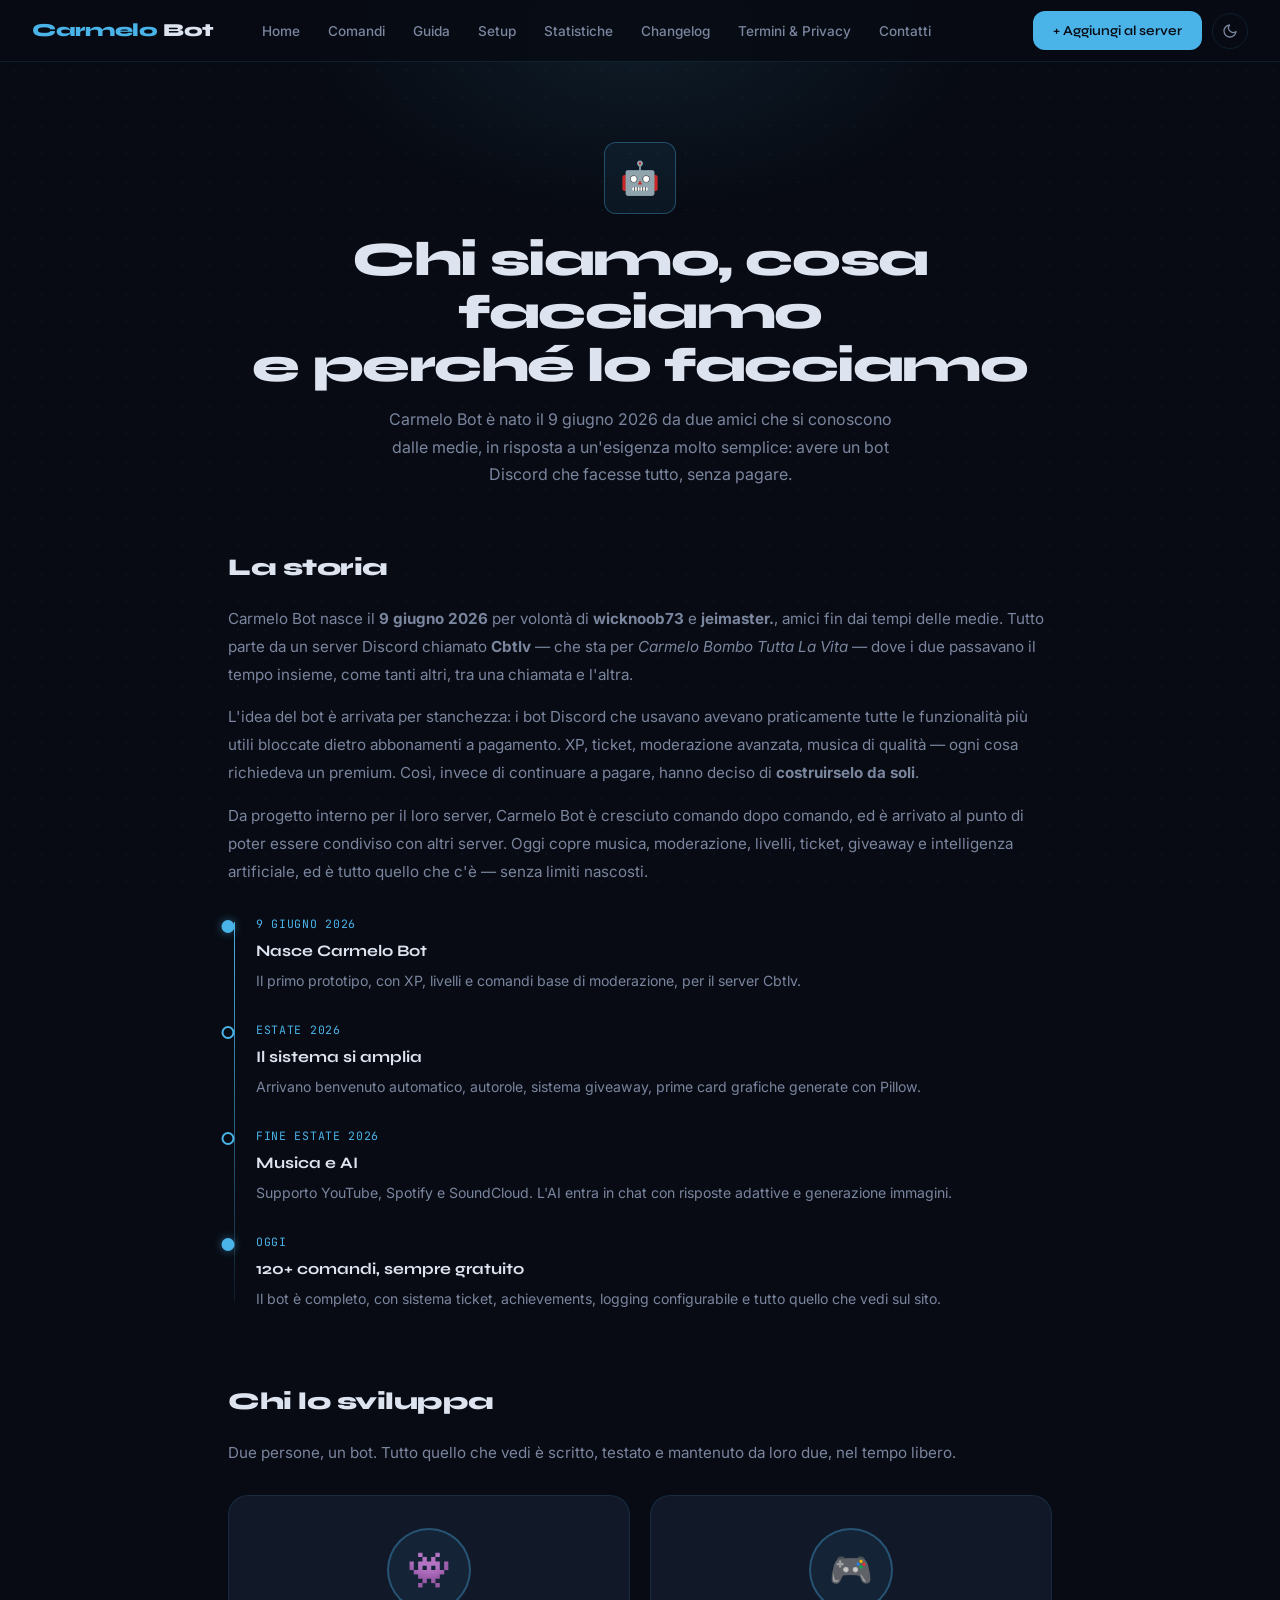
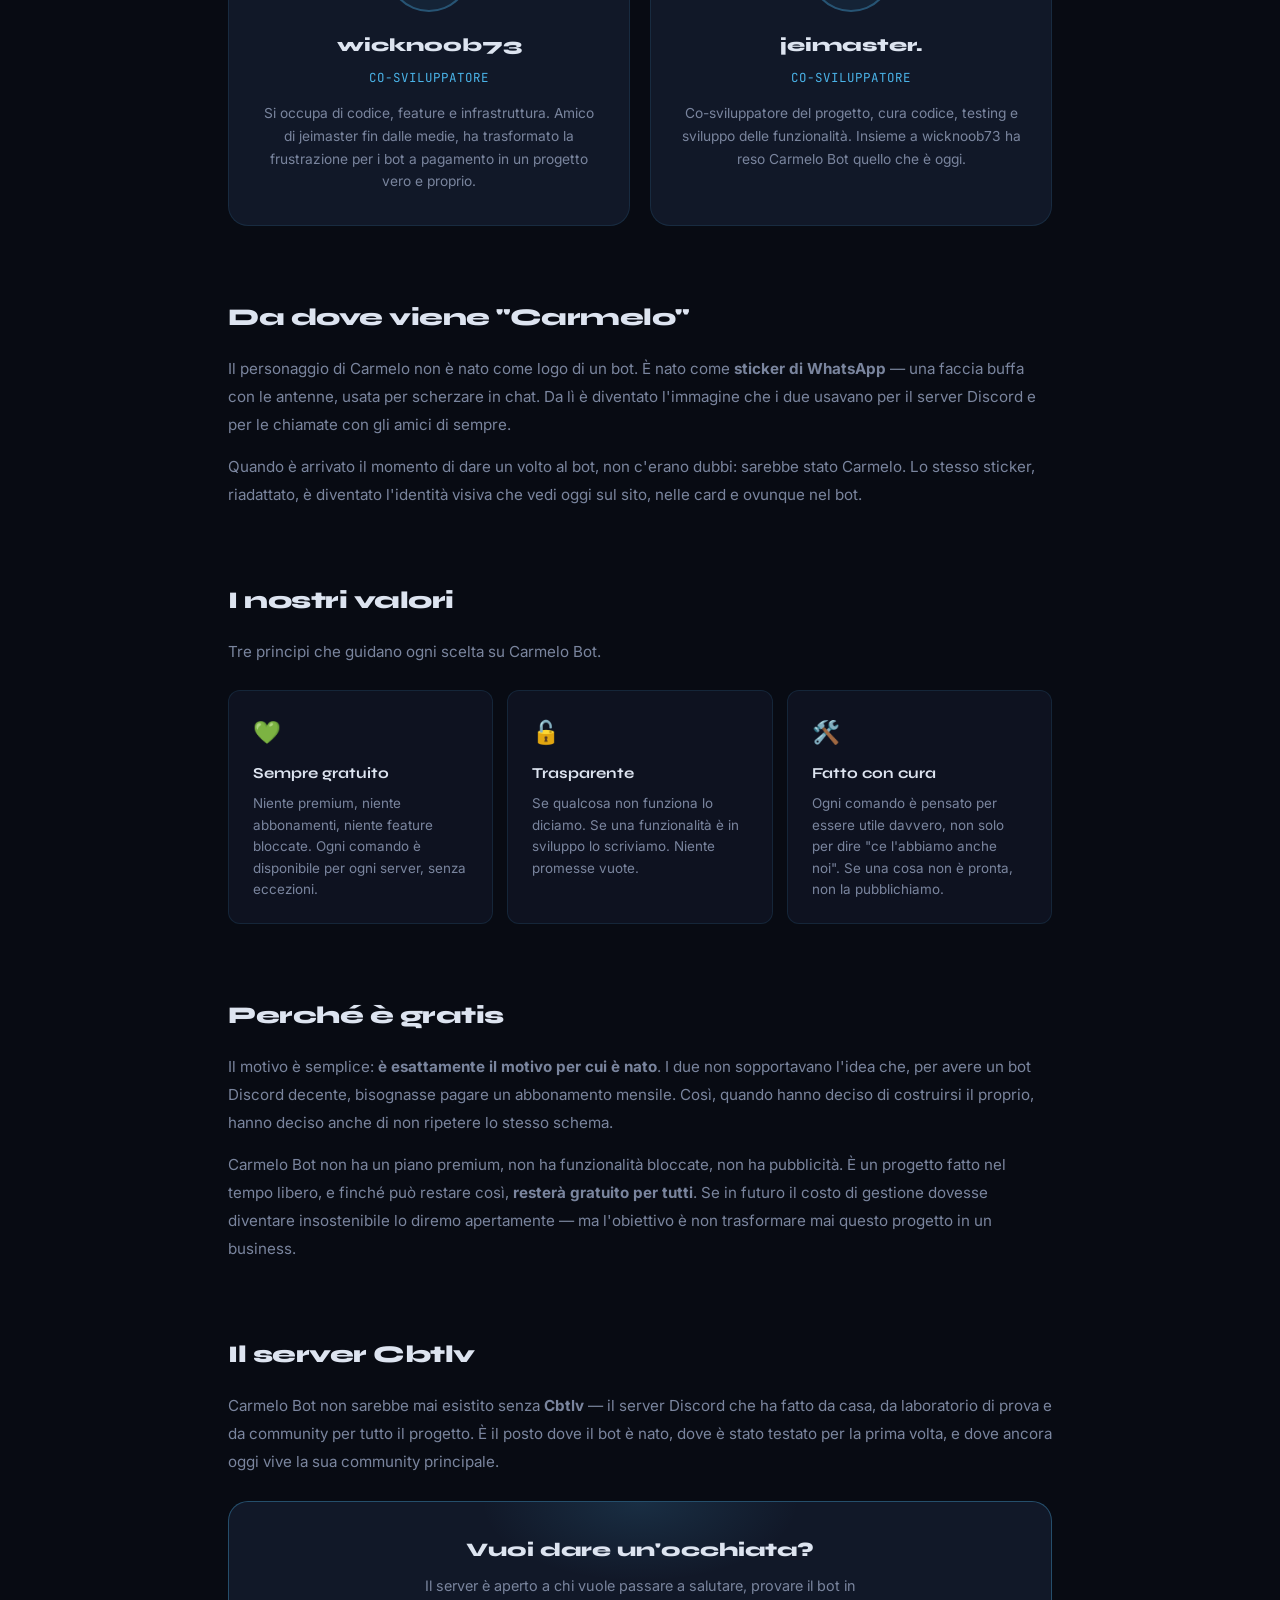
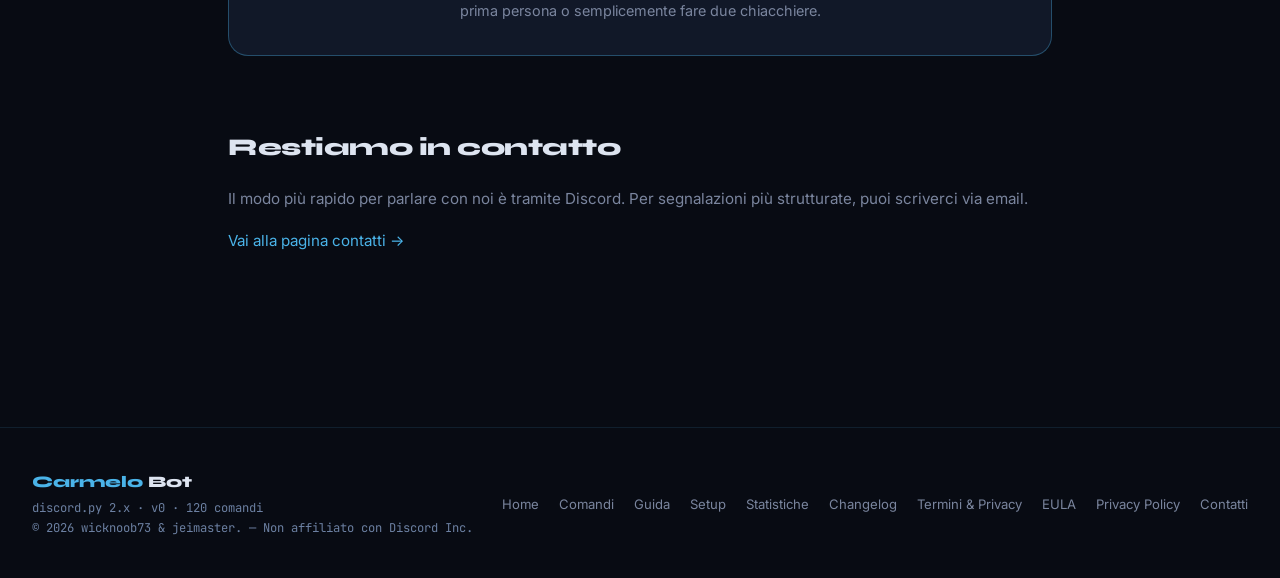
<file: about.html>
<!DOCTYPE html>
<html lang="it">
<head>
  <meta charset="UTF-8">
  <meta name="viewport" content="width=device-width, initial-scale=1.0">
  <title>Chi siamo — Carmelo Bot</title>
  <meta name="description" content="La storia di Carmelo Bot, chi lo sviluppa e perché è gratuito.">
  <link rel="canonical" href="https://wicknoob73.github.io/about.html">

  <meta property="og:type" content="website">
  <meta property="og:title" content="Chi siamo — Carmelo Bot">
  <meta property="og:description" content="La storia di Carmelo Bot, chi lo sviluppa e perché è gratuito.">
  <meta property="og:image" content="https://wicknoob73.github.io/assets/og-image.png">
  <meta name="theme-color" content="#4ab3e8">

  <link rel="icon" type="image/svg+xml" href="data:image/svg+xml,<svg xmlns='http://www.w3.org/2000/svg' viewBox='0 0 32 32'><rect width='32' height='32' rx='8' fill='%230a0c14'/><text y='24' x='4' font-size='22'>🤖</text></svg>">
  <link rel="icon" type="image/x-icon" href="favicon.ico">
  <link rel="preconnect" href="https://fonts.googleapis.com">
  <link rel="preconnect" href="https://fonts.gstatic.com" crossorigin>
  <link rel="stylesheet" href="https://fonts.googleapis.com/css2?family=Syne:wght@400;600;700;800&family=Inter:wght@300;400;500;600&family=JetBrains+Mono:wght@400;500&display=swap">
  <link rel="stylesheet" href="style.css">
  <style>
    .about-hero {
      text-align: center;
      padding: 80px 0 60px;
    }
    .about-hero .hero-icon {
      width: 72px; height: 72px;
      margin: 0 auto 20px;
      border-radius: var(--radius-md);
      background: var(--blue-faint);
      border: 1px solid var(--border-hover);
      display: flex; align-items: center; justify-content: center;
      font-size: 2rem;
    }
    .about-hero h1 {
      font-family: var(--font-display);
      font-size: clamp(2rem, 5vw, 3rem);
      font-weight: 800;
      letter-spacing: -0.03em;
      line-height: 1.1;
      color: var(--text-primary);
      margin-bottom: 14px;
    }
    .about-hero p {
      font-size: 1rem;
      color: var(--text-secondary);
      max-width: 520px;
      margin: 0 auto;
      line-height: 1.7;
    }

    .story-section { margin-bottom: 72px; }
    .story-section h2 {
      font-family: var(--font-display);
      font-size: 1.5rem;
      font-weight: 800;
      letter-spacing: -0.02em;
      color: var(--text-primary);
      margin-bottom: 16px;
    }
    .story-section p {
      font-size: 0.95rem;
      color: var(--text-secondary);
      line-height: 1.85;
      margin-bottom: 14px;
    }
    .story-section p:last-child { margin-bottom: 0; }

    .devs-grid {
      display: grid;
      grid-template-columns: repeat(auto-fit, minmax(260px, 1fr));
      gap: 20px;
      margin-top: 28px;
    }
    .dev-profile {
      background: var(--bg-card);
      border: 1px solid var(--border);
      border-radius: var(--radius-lg);
      padding: 32px 28px;
      text-align: center;
      transition: border-color var(--ease), transform var(--ease);
    }
    .dev-profile:hover {
      border-color: var(--border-hover);
      transform: translateY(-3px);
    }
    .dev-avatar-big {
      width: 84px; height: 84px;
      margin: 0 auto 18px;
      border-radius: 50%;
      background: var(--blue-faint);
      border: 2px solid var(--border-hover);
      display: flex; align-items: center; justify-content: center;
      font-size: 2.2rem;
    }
    .dev-profile h3 {
      font-family: var(--font-display);
      font-size: 1.15rem;
      font-weight: 800;
      color: var(--text-primary);
      margin-bottom: 6px;
    }
    .dev-profile .role {
      font-family: var(--font-mono);
      font-size: 0.78rem;
      color: var(--blue);
      letter-spacing: 0.08em;
      text-transform: uppercase;
      margin-bottom: 14px;
    }
    .dev-profile p {
      font-size: 0.86rem;
      color: var(--text-secondary);
      line-height: 1.65;
    }

    .values-grid {
      display: grid;
      grid-template-columns: repeat(auto-fit, minmax(220px, 1fr));
      gap: 14px;
      margin-top: 24px;
    }
    .value-card {
      background: var(--bg-surface);
      border: 1px solid var(--border);
      border-radius: var(--radius-md);
      padding: 22px 24px;
      transition: border-color var(--ease);
    }
    .value-card:hover { border-color: var(--border-hover); }
    .value-card .icon {
      font-size: 1.4rem;
      margin-bottom: 10px;
      display: block;
    }
    .value-card h4 {
      font-family: var(--font-display);
      font-size: 0.95rem;
      font-weight: 700;
      color: var(--text-primary);
      margin-bottom: 6px;
    }
    .value-card p {
      font-size: 0.84rem;
      color: var(--text-secondary);
      line-height: 1.6;
    }

    .mini-timeline {
      position: relative;
      padding-left: 28px;
      margin-top: 28px;
    }
    .mini-timeline::before {
      content: '';
      position: absolute;
      left: 6px; top: 8px; bottom: 8px;
      width: 1px;
      background: linear-gradient(to bottom, var(--blue), rgba(74,179,232,0.1));
    }
    .mini-tl-entry {
      position: relative;
      padding-bottom: 28px;
    }
    .mini-tl-entry:last-child { padding-bottom: 0; }
    .mini-tl-entry::before {
      content: '';
      position: absolute;
      left: -28px; top: 6px;
      width: 13px; height: 13px;
      border-radius: 50%;
      background: var(--bg-base);
      border: 2px solid var(--blue);
      transform: translateX(-50%);
    }
    .mini-tl-entry.highlight::before {
      background: var(--blue);
      box-shadow: 0 0 10px rgba(74,179,232,0.5);
    }
    .mini-tl-date {
      font-family: var(--font-mono);
      font-size: 0.72rem;
      color: var(--blue);
      letter-spacing: 0.06em;
      text-transform: uppercase;
      margin-bottom: 4px;
    }
    .mini-tl-title {
      font-family: var(--font-display);
      font-size: 1rem;
      font-weight: 700;
      color: var(--text-primary);
      margin-bottom: 4px;
    }
    .mini-tl-desc {
      font-size: 0.88rem;
      color: var(--text-secondary);
      line-height: 1.65;
    }

    .cta-cbtlv {
      background: var(--bg-card);
      border: 1px solid var(--border-hover);
      border-radius: var(--radius-lg);
      padding: 32px;
      text-align: center;
      margin-top: 24px;
      position: relative;
      overflow: hidden;
    }
    .cta-cbtlv::before {
      content: '';
      position: absolute; top: -80px; left: 50%; transform: translateX(-50%);
      width: 320px; height: 160px;
      background: radial-gradient(ellipse, rgba(74,179,232,0.14) 0%, transparent 70%);
      pointer-events: none;
    }
    .cta-cbtlv h3 {
      font-family: var(--font-display);
      font-size: 1.2rem;
      font-weight: 800;
      color: var(--text-primary);
      margin-bottom: 8px;
      position: relative;
    }
    .cta-cbtlv p {
      font-size: 0.9rem;
      color: var(--text-secondary);
      line-height: 1.7;
      max-width: 460px;
      margin: 0 auto;
      position: relative;
    }

    @media (max-width: 640px) {
      .about-hero { padding: 50px 0 40px; }
      .story-section { margin-bottom: 56px; }
    }
  </style>
</head>
<body>

<script src="config.js"></script>
<script src="version.js" defer></script>

<nav class="navbar">
  <a href="index.html" class="navbar-logo"><span>Carmelo</span> Bot</a>
  <ul class="navbar-links">
    <li><a href="index.html">Home</a></li>
    <li><a href="commands.html">Comandi</a></li>
    <li><a href="guide.html">Guida</a></li>
    <li><a href="setup.html">Setup</a></li>
    <li><a href="stats.html">Statistiche</a></li>
    <li><a href="changelog.html">Changelog</a></li>
    <li><a href="legal.html">Termini & Privacy</a></li>
    <li><a href="legal.html#contatti">Contatti</a></li>
  </ul>
  <a href="invite.html" class="navbar-cta">+ Aggiungi al server</a>
  <button class="theme-toggle" id="themeToggle" aria-label="Cambia tema">
    <svg class="icon-moon" viewBox="0 0 24 24" fill="none" stroke="currentColor" stroke-width="2" stroke-linecap="round" stroke-linejoin="round"><path d="M21 12.79A9 9 0 1 1 11.21 3 7 7 0 0 0 21 12.79z"/></svg>
    <svg class="icon-sun"  viewBox="0 0 24 24" fill="none" stroke="currentColor" stroke-width="2" stroke-linecap="round" stroke-linejoin="round"><circle cx="12" cy="12" r="5"/><line x1="12" y1="1" x2="12" y2="3"/><line x1="12" y1="21" x2="12" y2="23"/><line x1="4.22" y1="4.22" x2="5.64" y2="5.64"/><line x1="18.36" y1="18.36" x2="19.78" y2="19.78"/><line x1="1" y1="12" x2="3" y2="12"/><line x1="21" y1="12" x2="23" y2="12"/><line x1="4.22" y1="19.78" x2="5.64" y2="18.36"/><line x1="18.36" y1="5.64" x2="19.78" y2="4.22"/></svg>
  </button>
  <button class="hamburger" id="hamburgerBtn" aria-label="Menu"><span></span><span></span><span></span></button>
</nav>

<div class="mobile-menu" id="mobileMenu">
  <a href="index.html">Home</a>
  <a href="commands.html">Comandi</a>
  <a href="guide.html">Guida</a>
  <a href="setup.html">Setup</a>
  <a href="stats.html">Statistiche</a>
  <a href="changelog.html">Changelog</a>
  <a href="legal.html">Termini & Privacy</a>
  <a href="legal.html#contatti">Contatti</a>
  <a href="invite.html" class="mobile-cta">+ Aggiungi al server</a>
</div>

<div class="container">

  <header class="about-hero">
    <div class="hero-icon"><span aria-hidden="true">🤖</span></div>
    <h1>Chi siamo, cosa facciamo<br>e perché lo facciamo</h1>
    <p>Carmelo Bot è nato il 9 giugno 2026 da due amici che si conoscono dalle medie, in risposta a un'esigenza molto semplice: avere un bot Discord che facesse tutto, senza pagare.</p>
  </header>

  <!-- ── La storia ──────────────────────────────── -->
  <section class="story-section">
    <h2>La storia</h2>
    <p>
      Carmelo Bot nasce il <strong>9 giugno 2026</strong> per volontà di <strong>wicknoob73</strong> e <strong>jeimaster.</strong>,
      amici fin dai tempi delle medie. Tutto parte da un server Discord chiamato <strong>Cbtlv</strong> —
      che sta per <em>Carmelo Bombo Tutta La Vita</em> — dove i due passavano il tempo insieme,
      come tanti altri, tra una chiamata e l'altra.
    </p>
    <p>
      L'idea del bot è arrivata per stanchezza: i bot Discord che usavano avevano praticamente tutte
      le funzionalità più utili bloccate dietro abbonamenti a pagamento. XP, ticket, moderazione avanzata,
      musica di qualità — ogni cosa richiedeva un premium. Così, invece di continuare a pagare,
      hanno deciso di <strong>costruirselo da soli</strong>.
    </p>
    <p>
      Da progetto interno per il loro server, Carmelo Bot è cresciuto comando dopo comando, ed è arrivato
      al punto di poter essere condiviso con altri server. Oggi copre musica, moderazione, livelli,
      ticket, giveaway e intelligenza artificiale, ed è tutto quello che c'è — senza limiti nascosti.
    </p>

    <div class="mini-timeline">
      <div class="mini-tl-entry highlight">
        <div class="mini-tl-date">9 giugno 2026</div>
        <div class="mini-tl-title">Nasce Carmelo Bot</div>
        <div class="mini-tl-desc">Il primo prototipo, con XP, livelli e comandi base di moderazione, per il server Cbtlv.</div>
      </div>
      <div class="mini-tl-entry">
        <div class="mini-tl-date">Estate 2026</div>
        <div class="mini-tl-title">Il sistema si amplia</div>
        <div class="mini-tl-desc">Arrivano benvenuto automatico, autorole, sistema giveaway, prime card grafiche generate con Pillow.</div>
      </div>
      <div class="mini-tl-entry">
        <div class="mini-tl-date">Fine estate 2026</div>
        <div class="mini-tl-title">Musica e AI</div>
        <div class="mini-tl-desc">Supporto YouTube, Spotify e SoundCloud. L'AI entra in chat con risposte adattive e generazione immagini.</div>
      </div>
      <div class="mini-tl-entry highlight">
        <div class="mini-tl-date">Oggi</div>
        <div class="mini-tl-title">120+ comandi, sempre gratuito</div>
        <div class="mini-tl-desc">Il bot è completo, con sistema ticket, achievements, logging configurabile e tutto quello che vedi sul sito.</div>
      </div>
    </div>
  </section>

  <!-- ── Chi lo sviluppa ────────────────────────── -->
  <section class="story-section">
    <h2>Chi lo sviluppa</h2>
    <p>Due persone, un bot. Tutto quello che vedi è scritto, testato e mantenuto da loro due, nel tempo libero.</p>

    <div class="devs-grid">
      <div class="dev-profile">
        <div class="dev-avatar-big"><span aria-hidden="true">👾</span></div>
        <h3>wicknoob73</h3>
        <div class="role">Co-sviluppatore</div>
        <p>Si occupa di codice, feature e infrastruttura. Amico di jeimaster fin dalle medie, ha trasformato la frustrazione per i bot a pagamento in un progetto vero e proprio.</p>
      </div>
      <div class="dev-profile">
        <div class="dev-avatar-big"><span aria-hidden="true">🎮</span></div>
        <h3>jeimaster.</h3>
        <div class="role">Co-sviluppatore</div>
        <p>Co-sviluppatore del progetto, cura codice, testing e sviluppo delle funzionalità. Insieme a wicknoob73 ha reso Carmelo Bot quello che è oggi.</p>
      </div>
    </div>
  </section>

  <!-- ── Le origini del nome e del logo ─────────── -->
  <section class="story-section">
    <h2>Da dove viene "Carmelo"</h2>
    <p>
      Il personaggio di Carmelo non è nato come logo di un bot. È nato come <strong>sticker di WhatsApp</strong> —
      una faccia buffa con le antenne, usata per scherzare in chat. Da lì è diventato l'immagine
      che i due usavano per il server Discord e per le chiamate con gli amici di sempre.
    </p>
    <p>
      Quando è arrivato il momento di dare un volto al bot, non c'erano dubbi: sarebbe stato Carmelo.
      Lo stesso sticker, riadattato, è diventato l'identità visiva che vedi oggi sul sito, nelle card
      e ovunque nel bot.
    </p>
  </section>

  <!-- ── I nostri valori ────────────────────────── -->
  <section class="story-section">
    <h2>I nostri valori</h2>
    <p>Tre principi che guidano ogni scelta su Carmelo Bot.</p>

    <div class="values-grid">
      <div class="value-card">
        <span class="icon"><span aria-hidden="true">💚</span></span>
        <h4>Sempre gratuito</h4>
        <p>Niente premium, niente abbonamenti, niente feature bloccate. Ogni comando è disponibile per ogni server, senza eccezioni.</p>
      </div>
      <div class="value-card">
        <span class="icon"><span aria-hidden="true">🔓</span></span>
        <h4>Trasparente</h4>
        <p>Se qualcosa non funziona lo diciamo. Se una funzionalità è in sviluppo lo scriviamo. Niente promesse vuote.</p>
      </div>
      <div class="value-card">
        <span class="icon"><span aria-hidden="true">🛠️</span></span>
        <h4>Fatto con cura</h4>
        <p>Ogni comando è pensato per essere utile davvero, non solo per dire "ce l'abbiamo anche noi". Se una cosa non è pronta, non la pubblichiamo.</p>
      </div>
    </div>
  </section>

  <!-- ── Perché è gratis ────────────────────────── -->
  <section class="story-section">
    <h2>Perché è gratis</h2>
    <p>
      Il motivo è semplice: <strong>è esattamente il motivo per cui è nato</strong>. I due non sopportavano
      l'idea che, per avere un bot Discord decente, bisognasse pagare un abbonamento mensile. Così, quando
      hanno deciso di costruirsi il proprio, hanno deciso anche di non ripetere lo stesso schema.
    </p>
    <p>
      Carmelo Bot non ha un piano premium, non ha funzionalità bloccate, non ha pubblicità. È un progetto
      fatto nel tempo libero, e finché può restare così, <strong>resterà gratuito per tutti</strong>.
      Se in futuro il costo di gestione dovesse diventare insostenibile lo diremo apertamente — ma
      l'obiettivo è non trasformare mai questo progetto in un business.
    </p>
  </section>

  <!-- ── Il server Cbtlv ────────────────────────── -->
  <section class="story-section">
    <h2>Il server Cbtlv</h2>
    <p>
      Carmelo Bot non sarebbe mai esistito senza <strong>Cbtlv</strong> — il server Discord che ha fatto
      da casa, da laboratorio di prova e da community per tutto il progetto. È il posto dove il bot è nato,
      dove è stato testato per la prima volta, e dove ancora oggi vive la sua community principale.
    </p>

    <div class="cta-cbtlv">
      <h3>Vuoi dare un'occhiata?</h3>
      <p>Il server è aperto a chi vuole passare a salutare, provare il bot in prima persona o semplicemente fare due chiacchiere.</p>
    </div>
  </section>

  <!-- ── Contatti ──────────────────────────────── -->
  <section class="story-section">
    <h2>Restiamo in contatto</h2>
    <p>
      Il modo più rapido per parlare con noi è tramite Discord. Per segnalazioni più strutturate,
      puoi scriverci via email.
    </p>
    <p>
      <a href="legal.html#contatti">Vai alla pagina contatti →</a>
    </p>
  </section>

</div>

<footer>
  <div class="footer-left">
    <div class="footer-brand"><span>Carmelo</span> Bot</div>
    <div class="footer-meta">discord.py 2.x · <span class="bot-version">v0</span> · 120 comandi</div>
    <div class="footer-copy">© 2026 wicknoob73 & jeimaster. — Non affiliato con Discord Inc.</div>
  </div>
  <ul class="footer-links">
    <li><a href="index.html">Home</a></li>
    <li><a href="commands.html">Comandi</a></li>
    <li><a href="guide.html">Guida</a></li>
    <li><a href="setup.html">Setup</a></li>
    <li><a href="stats.html">Statistiche</a></li>
    <li><a href="changelog.html">Changelog</a></li>
    <li><a href="legal.html">Termini & Privacy</a></li>
    <li><a href="eula.html">EULA</a></li>
    <li><a href="privacy.html">Privacy Policy</a></li>
    <li><a href="legal.html#contatti">Contatti</a></li>
  </ul>
</footer>

<button class="back-to-top" id="backToTop" aria-label="Torna su">
  <svg viewBox="0 0 24 24" fill="none" stroke-width="2.5" stroke-linecap="round" stroke-linejoin="round">
    <polyline points="18 15 12 9 6 15"/>
  </svg>
</button>

<script>
const ham = document.getElementById('hamburgerBtn');
const mob = document.getElementById('mobileMenu');
if (ham && mob) {
  ham.addEventListener('click', () => {
    ham.classList.toggle('open');
    mob.classList.toggle('open');
  });
  document.addEventListener('click', e => {
    if (!ham.contains(e.target) && !mob.contains(e.target)) {
      ham.classList.remove('open');
      mob.classList.remove('open');
    }
  });
  mob.querySelectorAll('a').forEach(a =>
    a.addEventListener('click', () => {
      ham.classList.remove('open');
      mob.classList.remove('open');
    })
  );
}
const btt = document.getElementById('backToTop');
if (btt) {
  window.addEventListener('scroll', () => {
    btt.classList.toggle('visible', window.scrollY > 300);
  }, { passive: true });
  btt.addEventListener('click', () => window.scrollTo({ top: 0, behavior: 'smooth' }));
}
(function() {
  const saved = localStorage.getItem('theme');
  if (saved === 'light') document.documentElement.classList.add('light');
})();
document.addEventListener('DOMContentLoaded', () => {
  const btn = document.getElementById('themeToggle');
  if (!btn) return;
  btn.addEventListener('click', () => {
    const isLight = document.documentElement.classList.toggle('light');
    localStorage.setItem('theme', isLight ? 'light' : 'dark');
  });
});
</script>
</body>
</html>
</file>
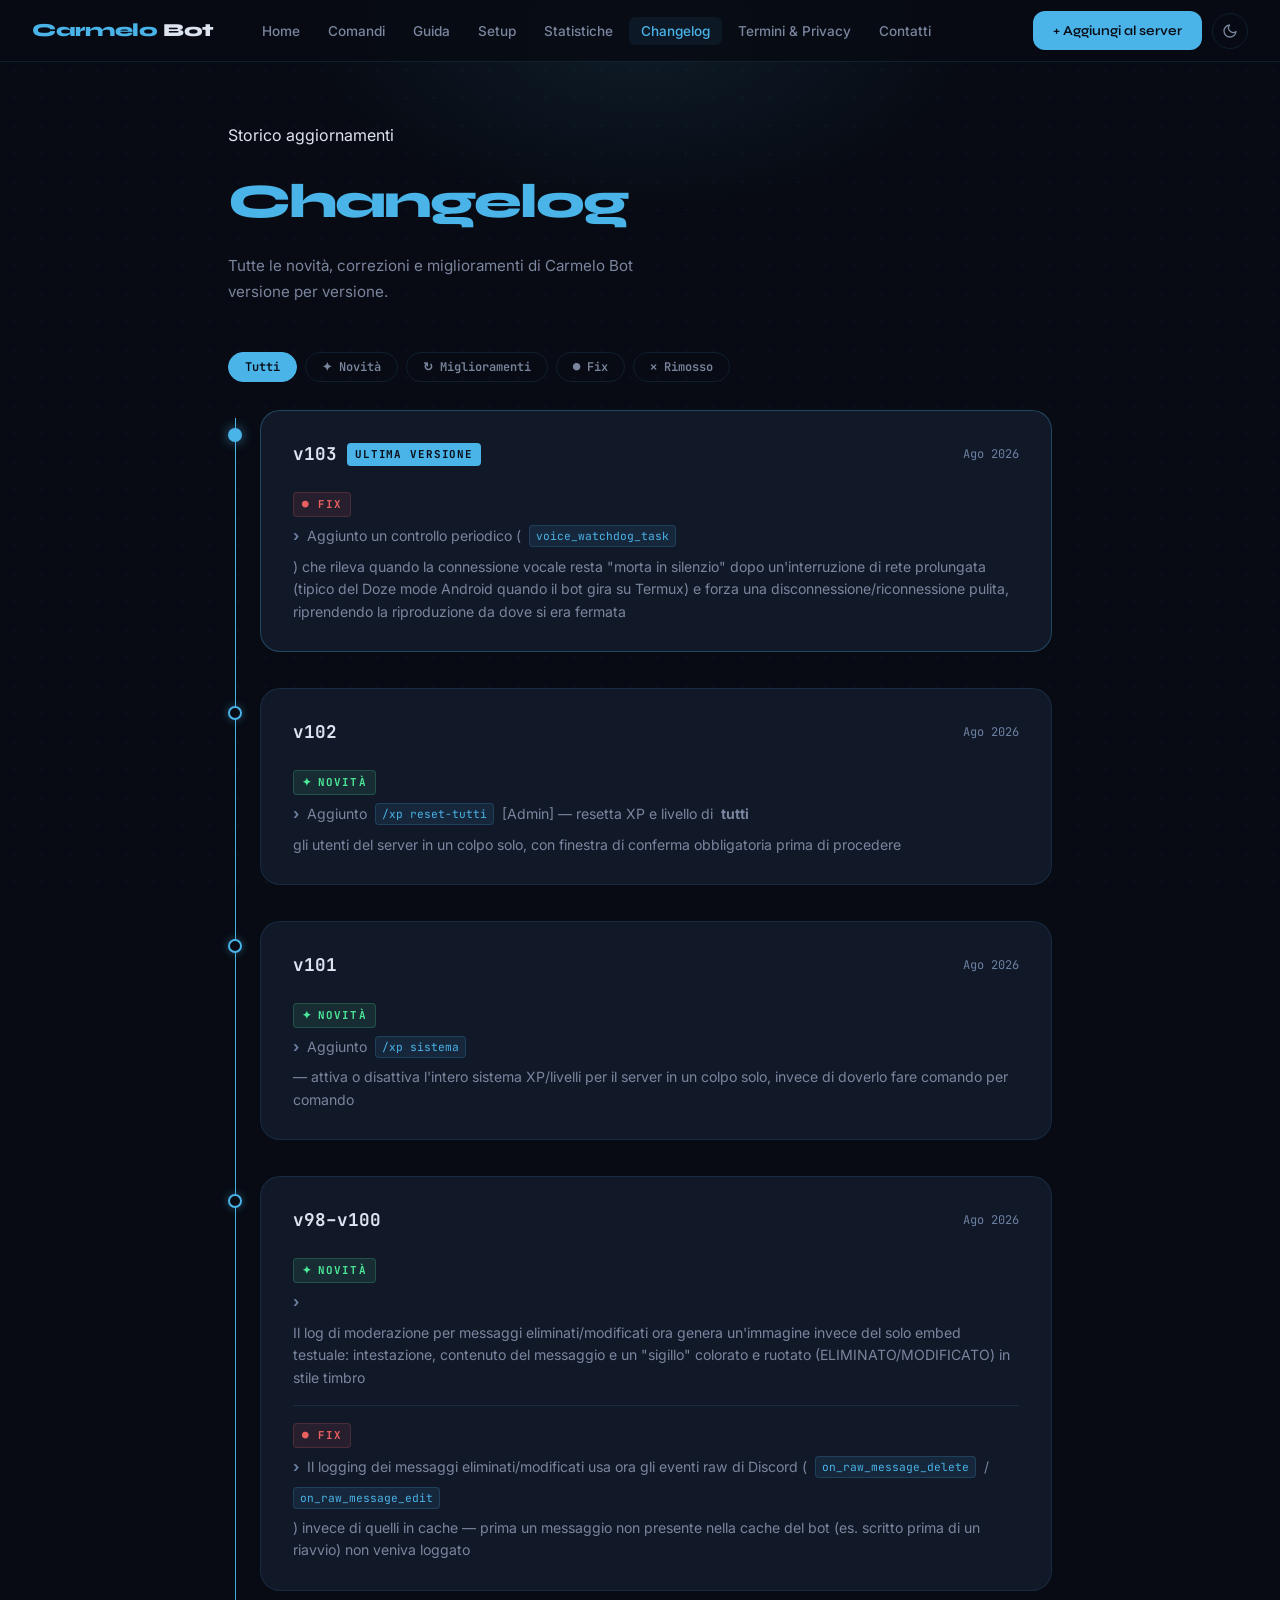
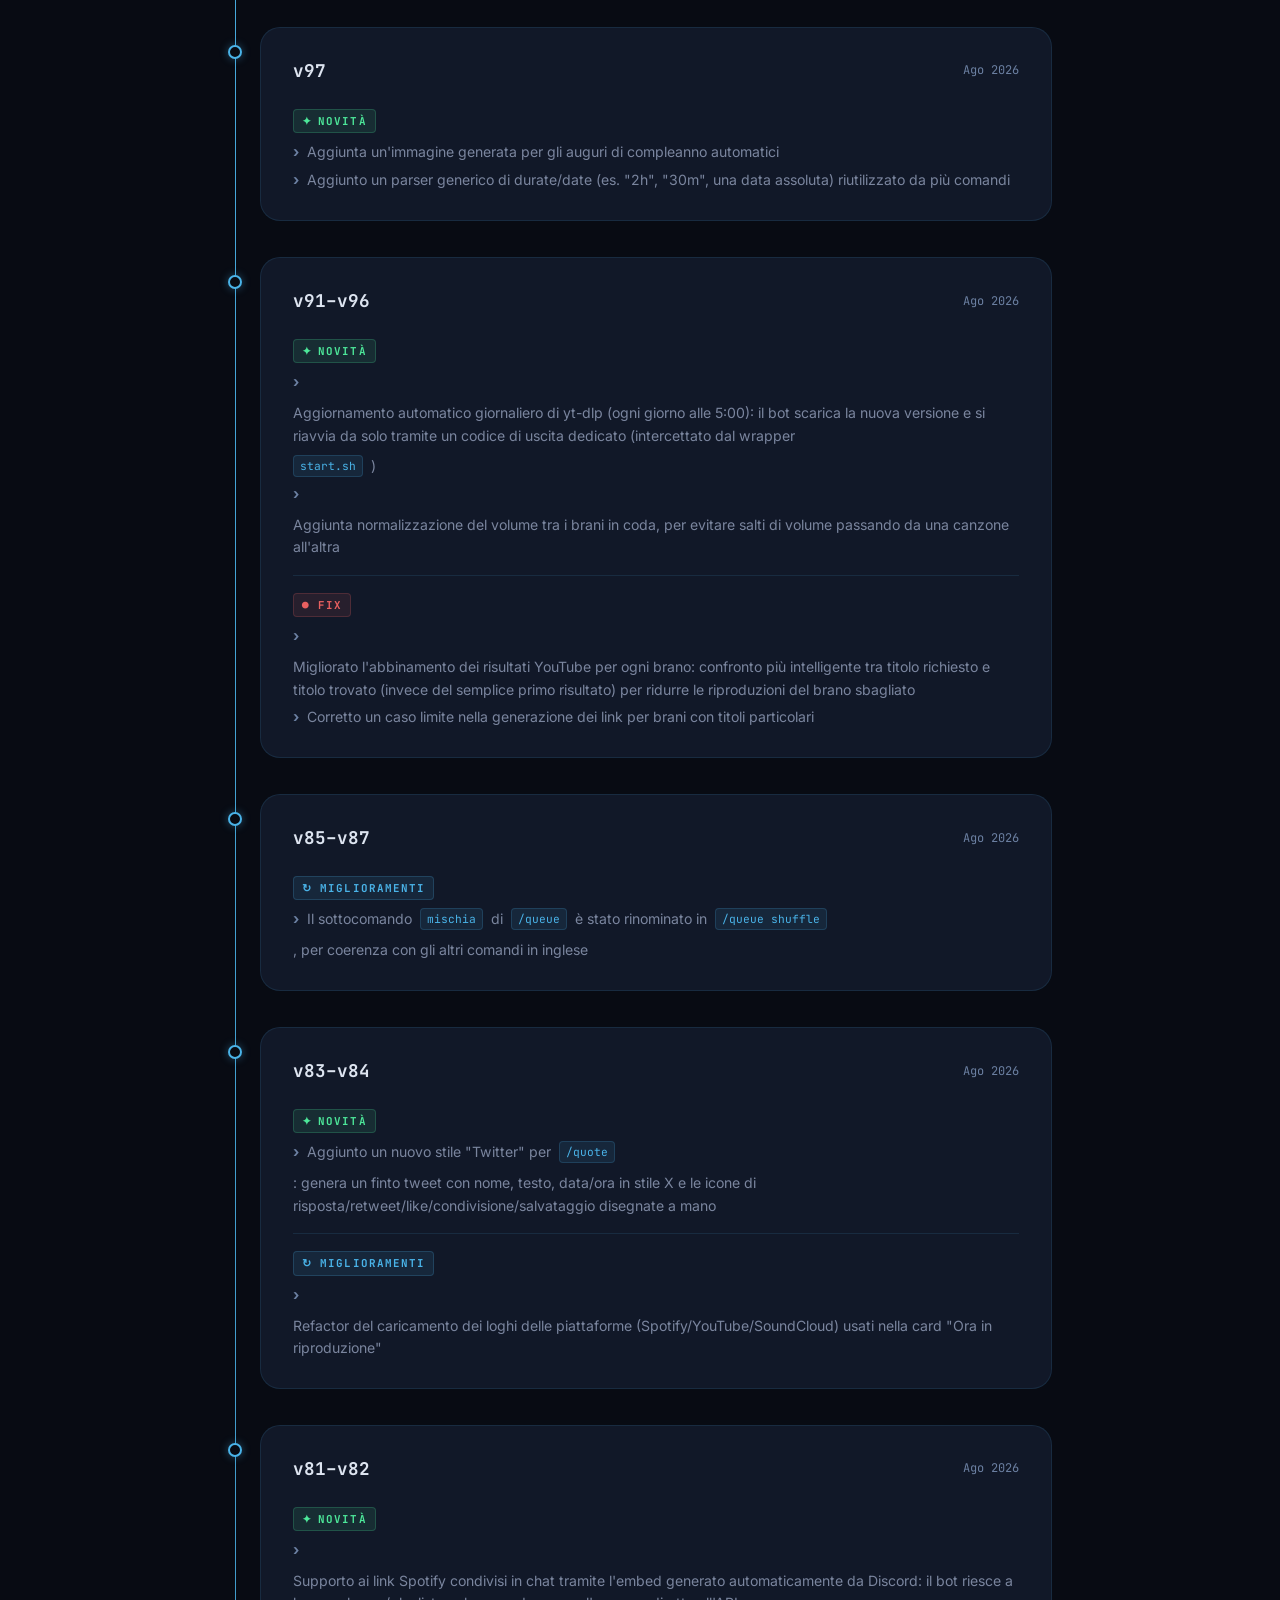
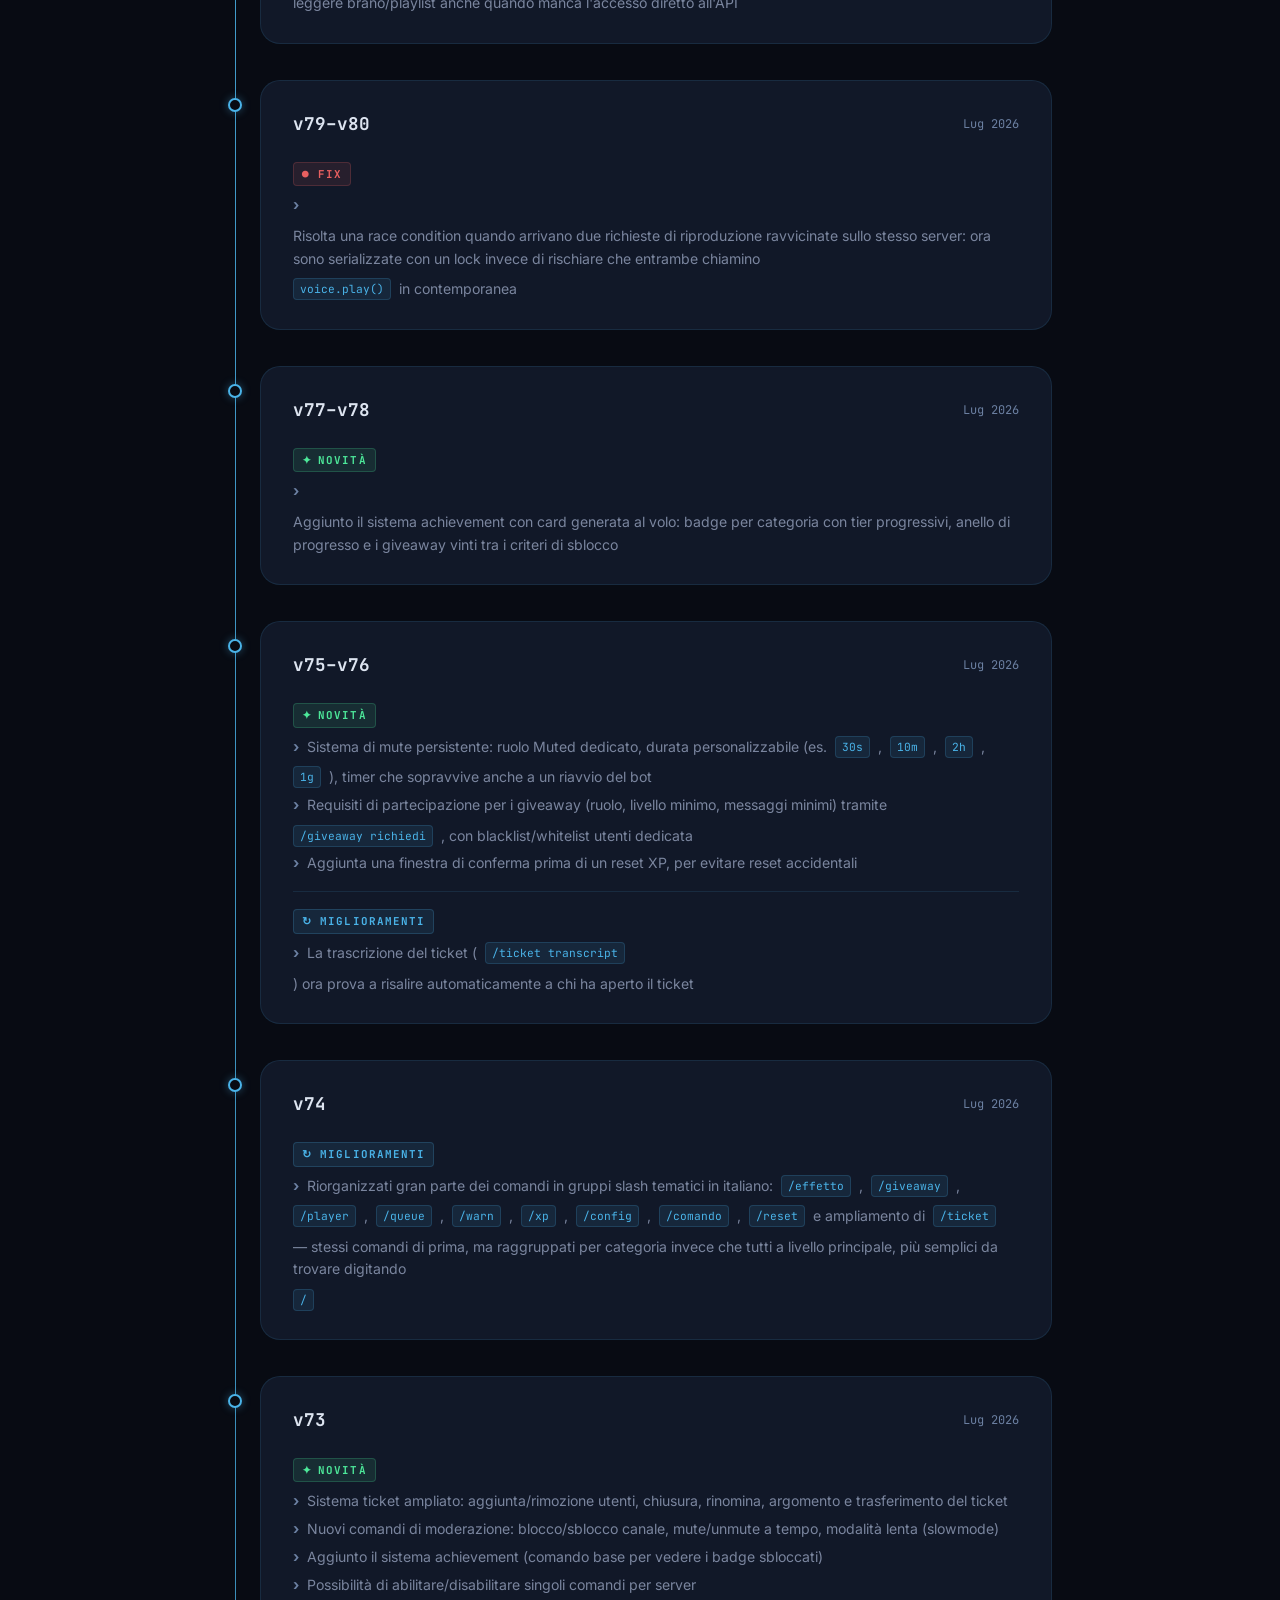
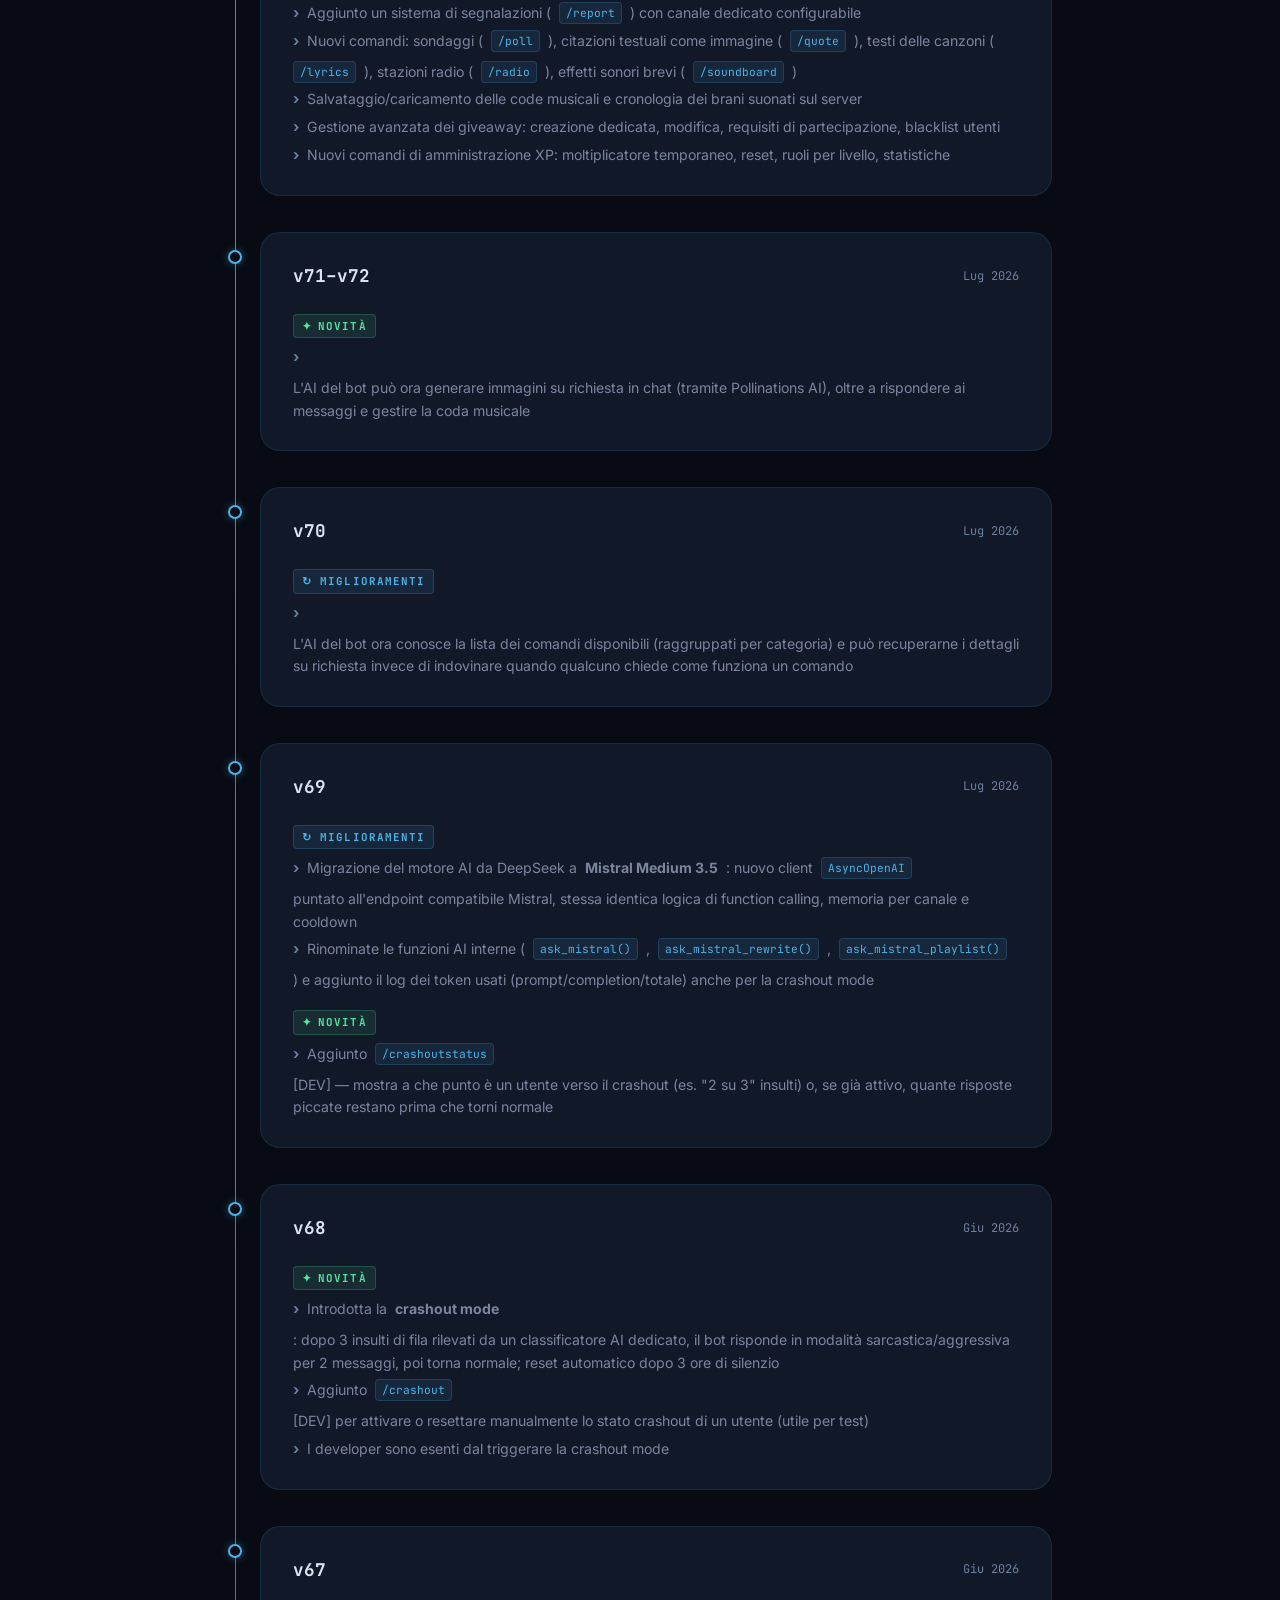
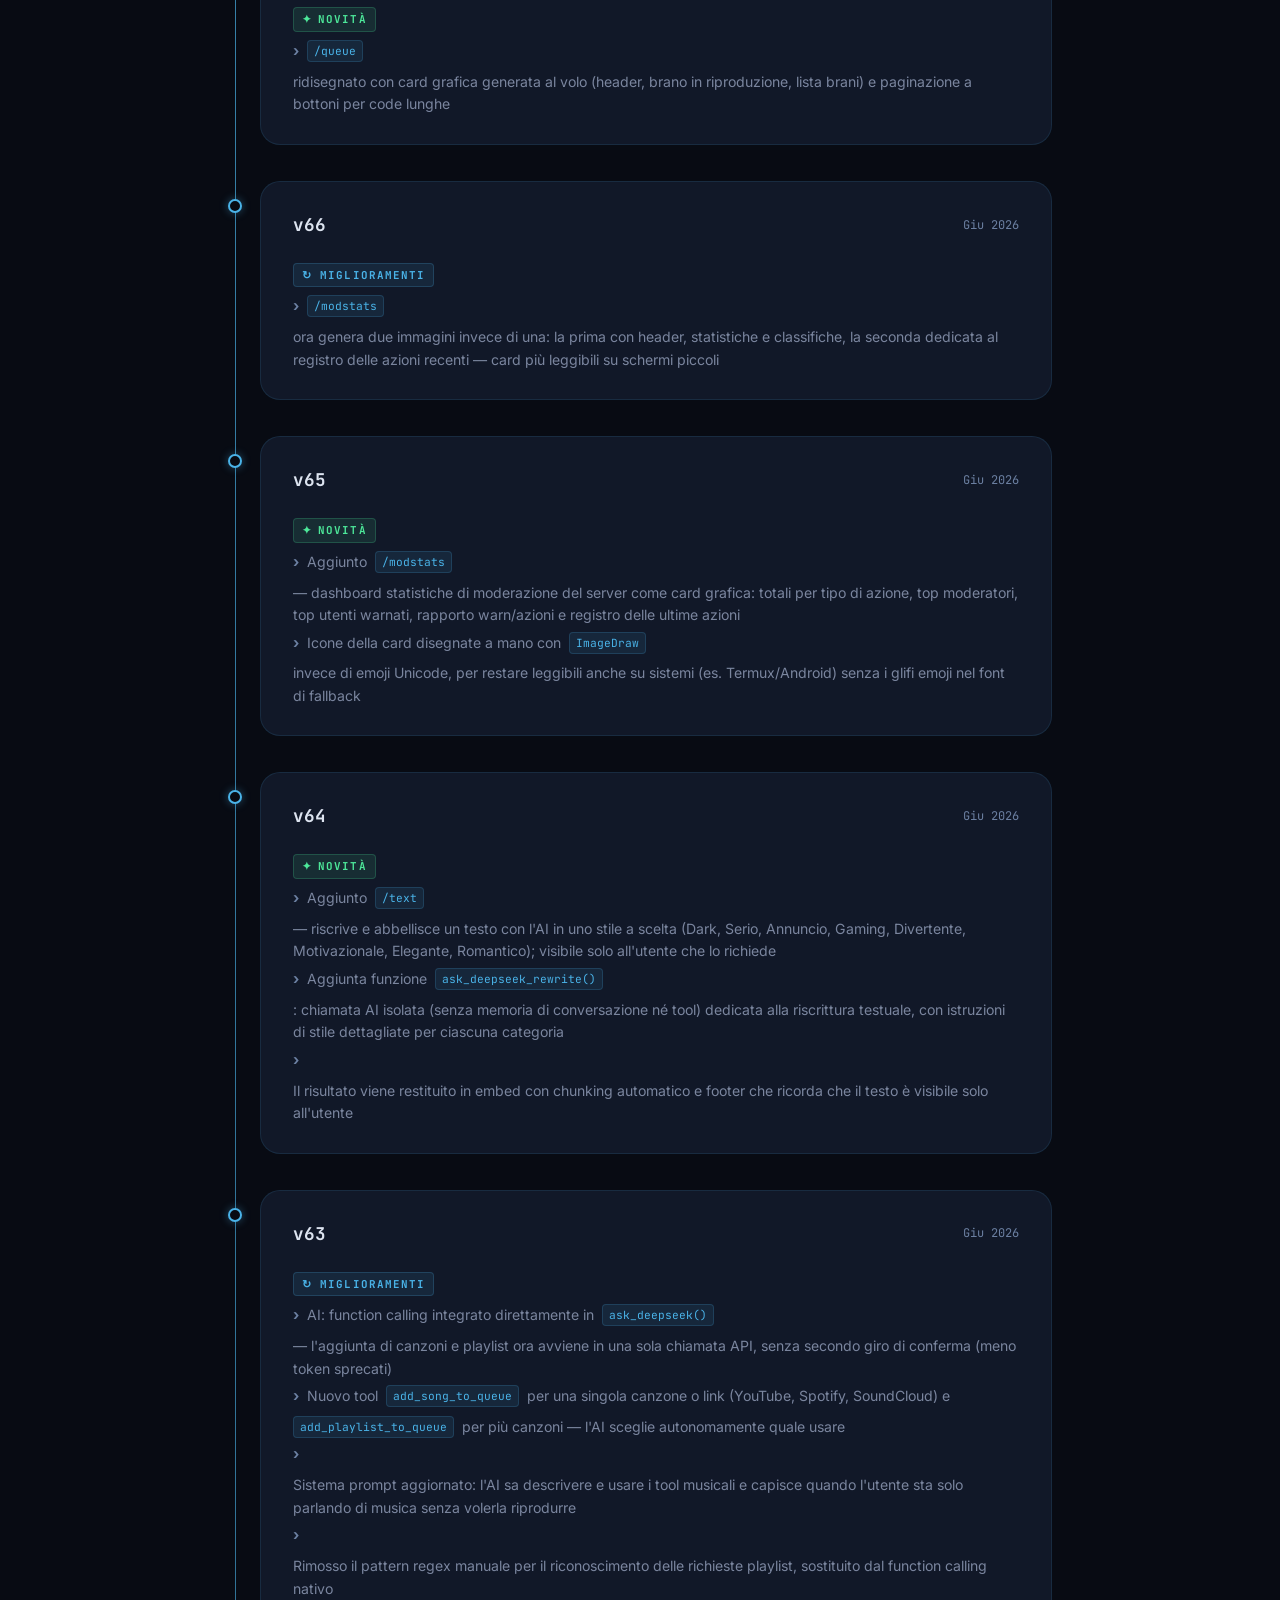
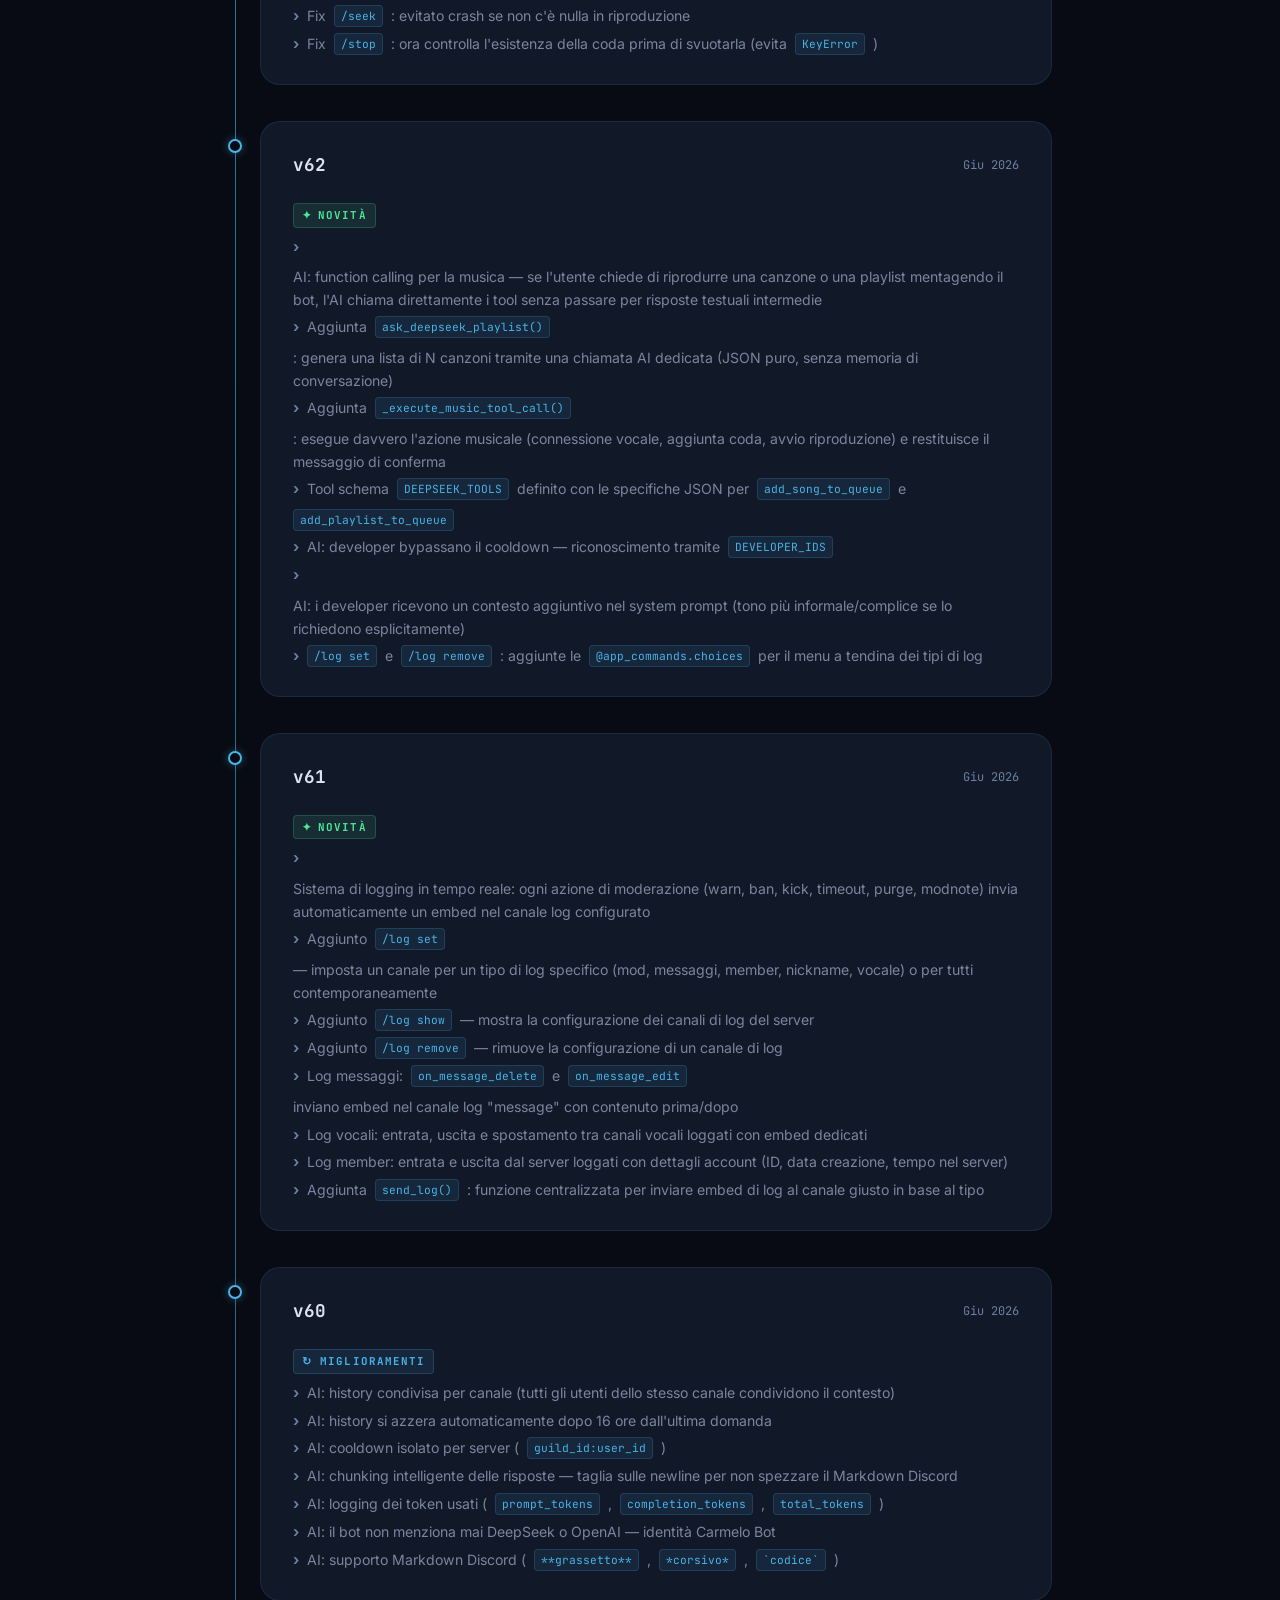
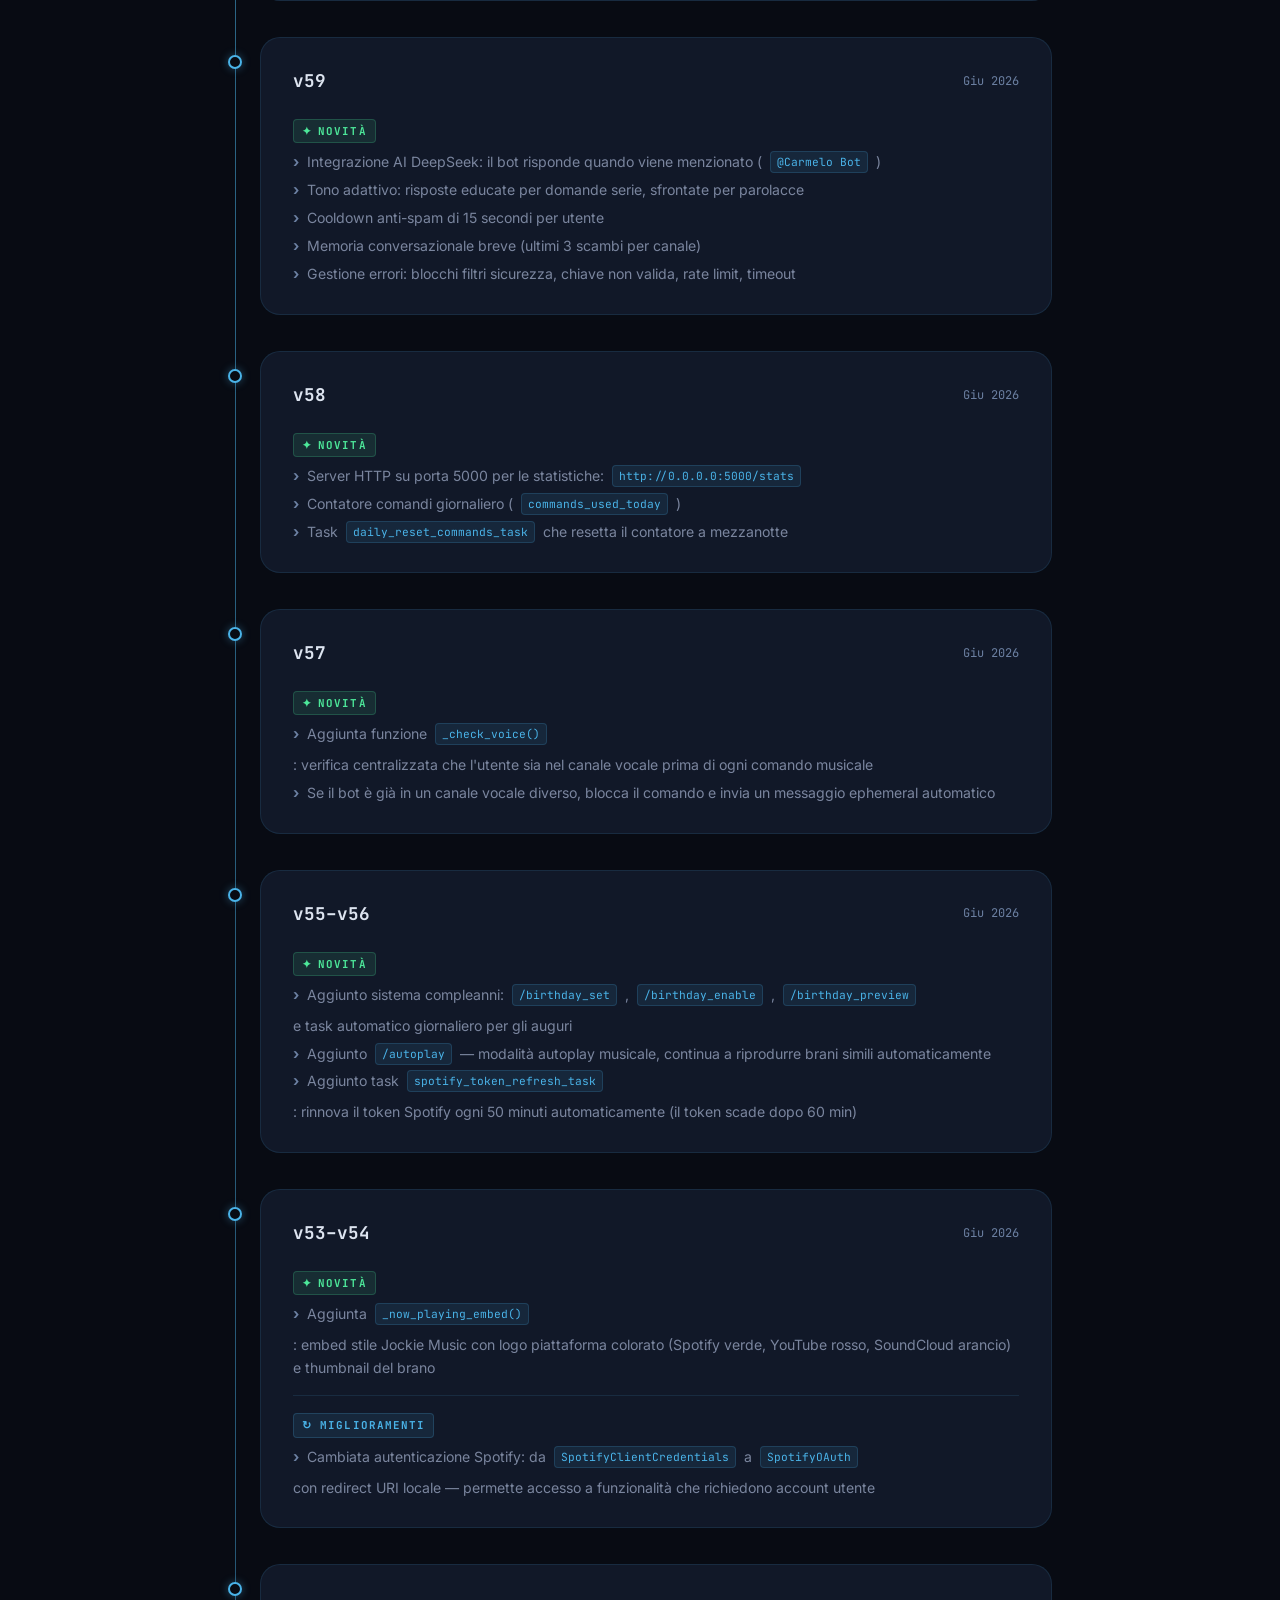
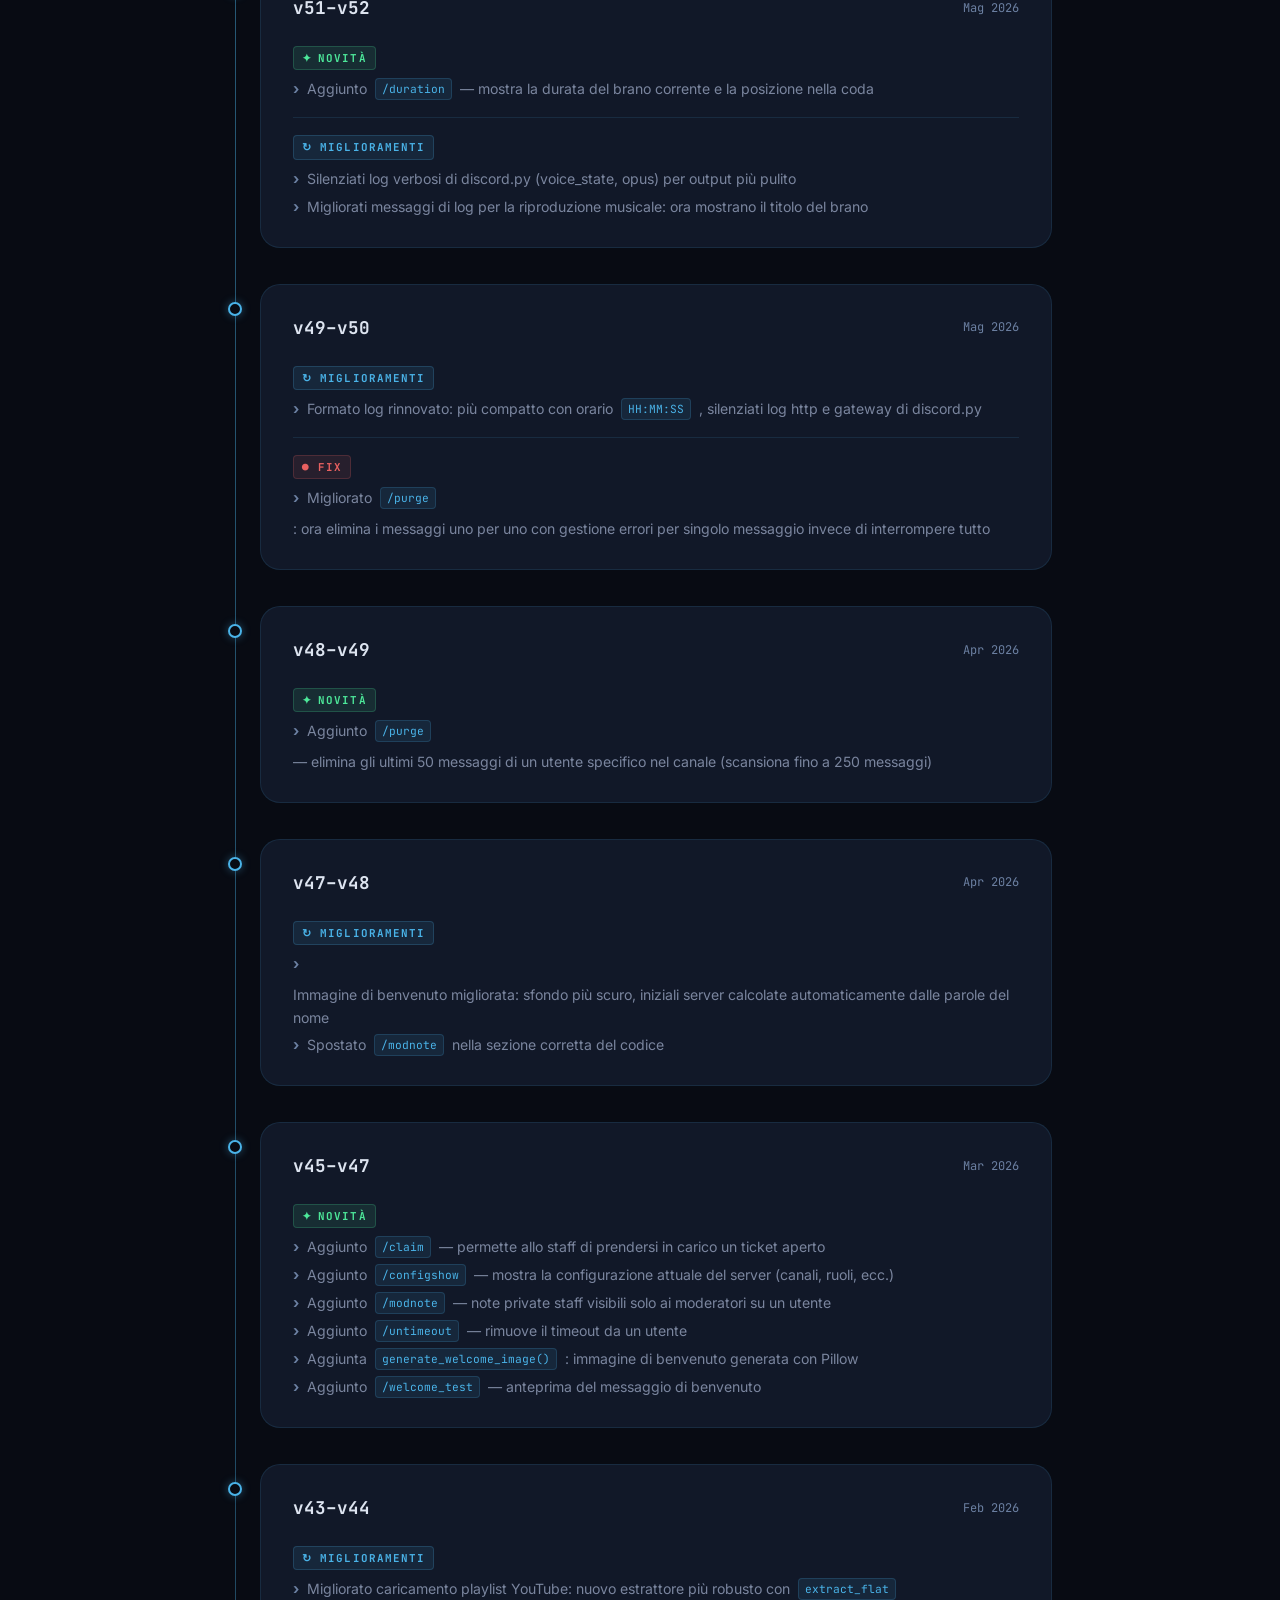
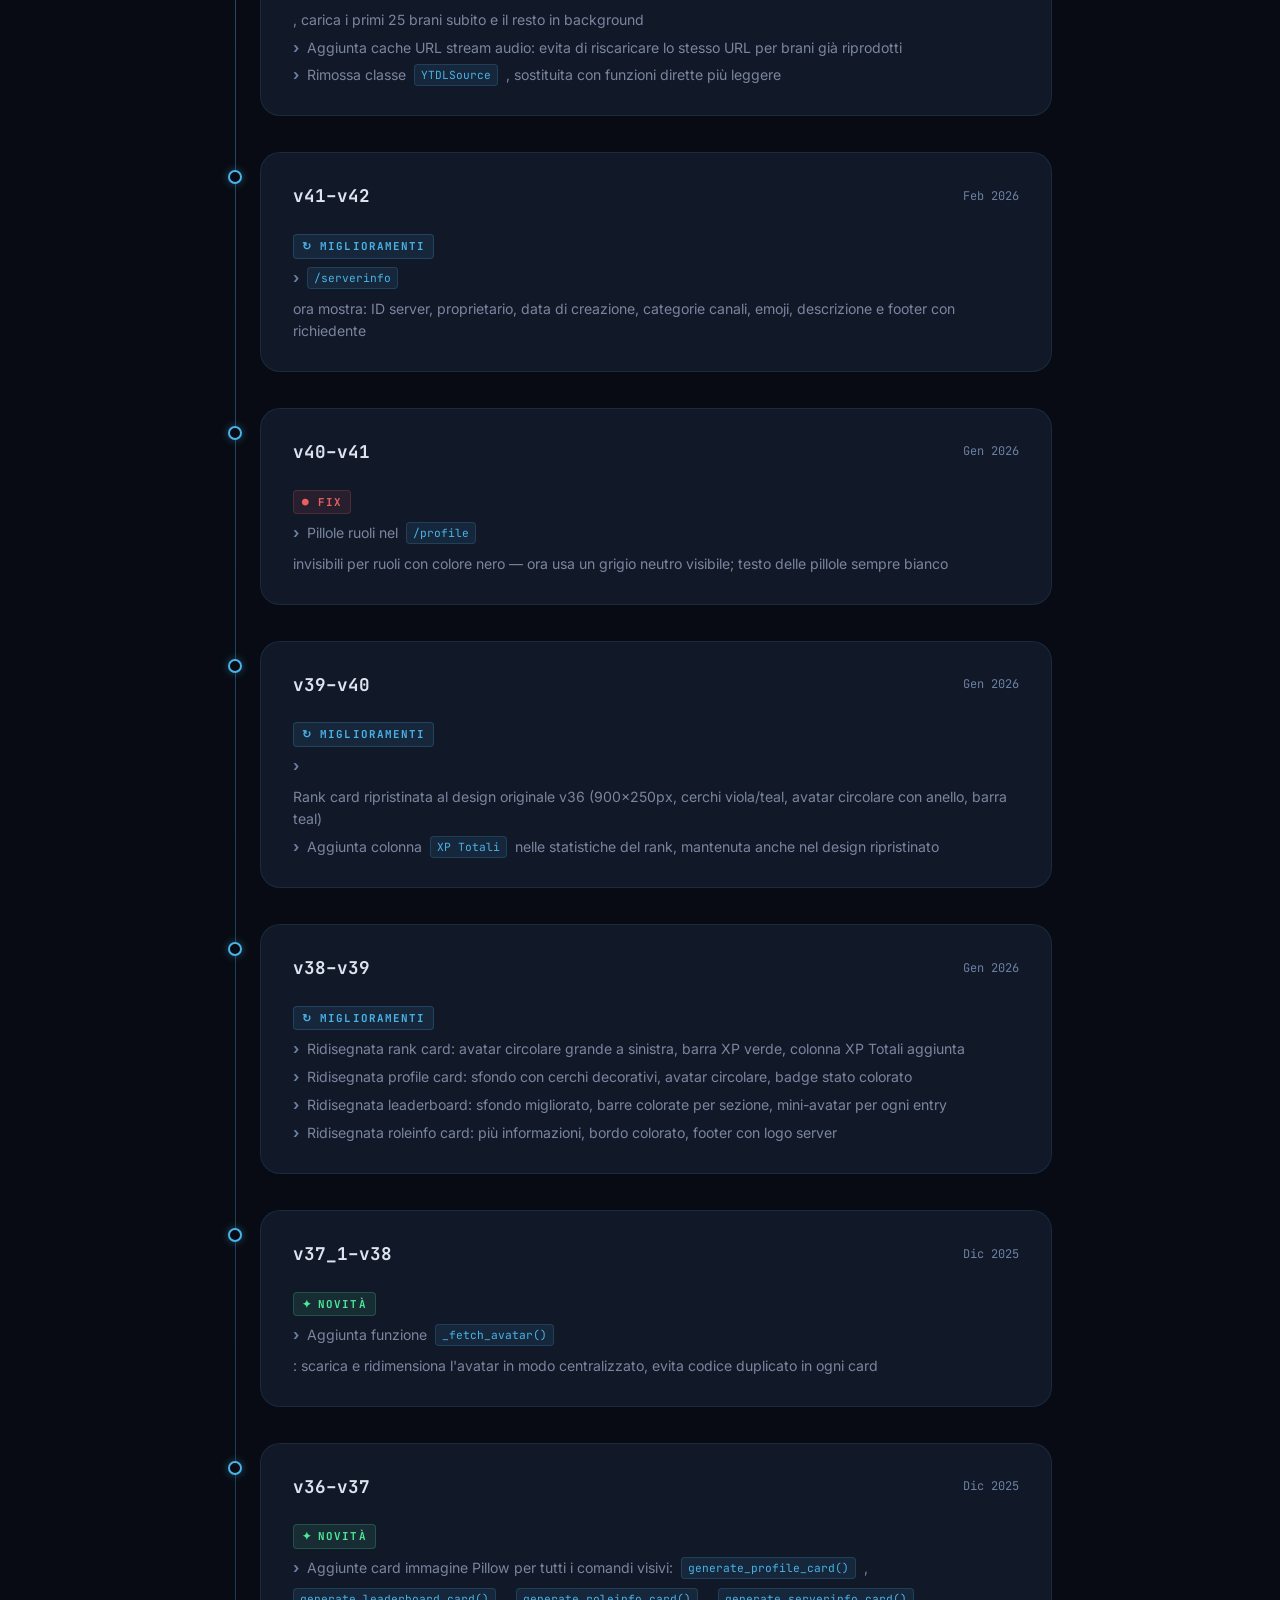
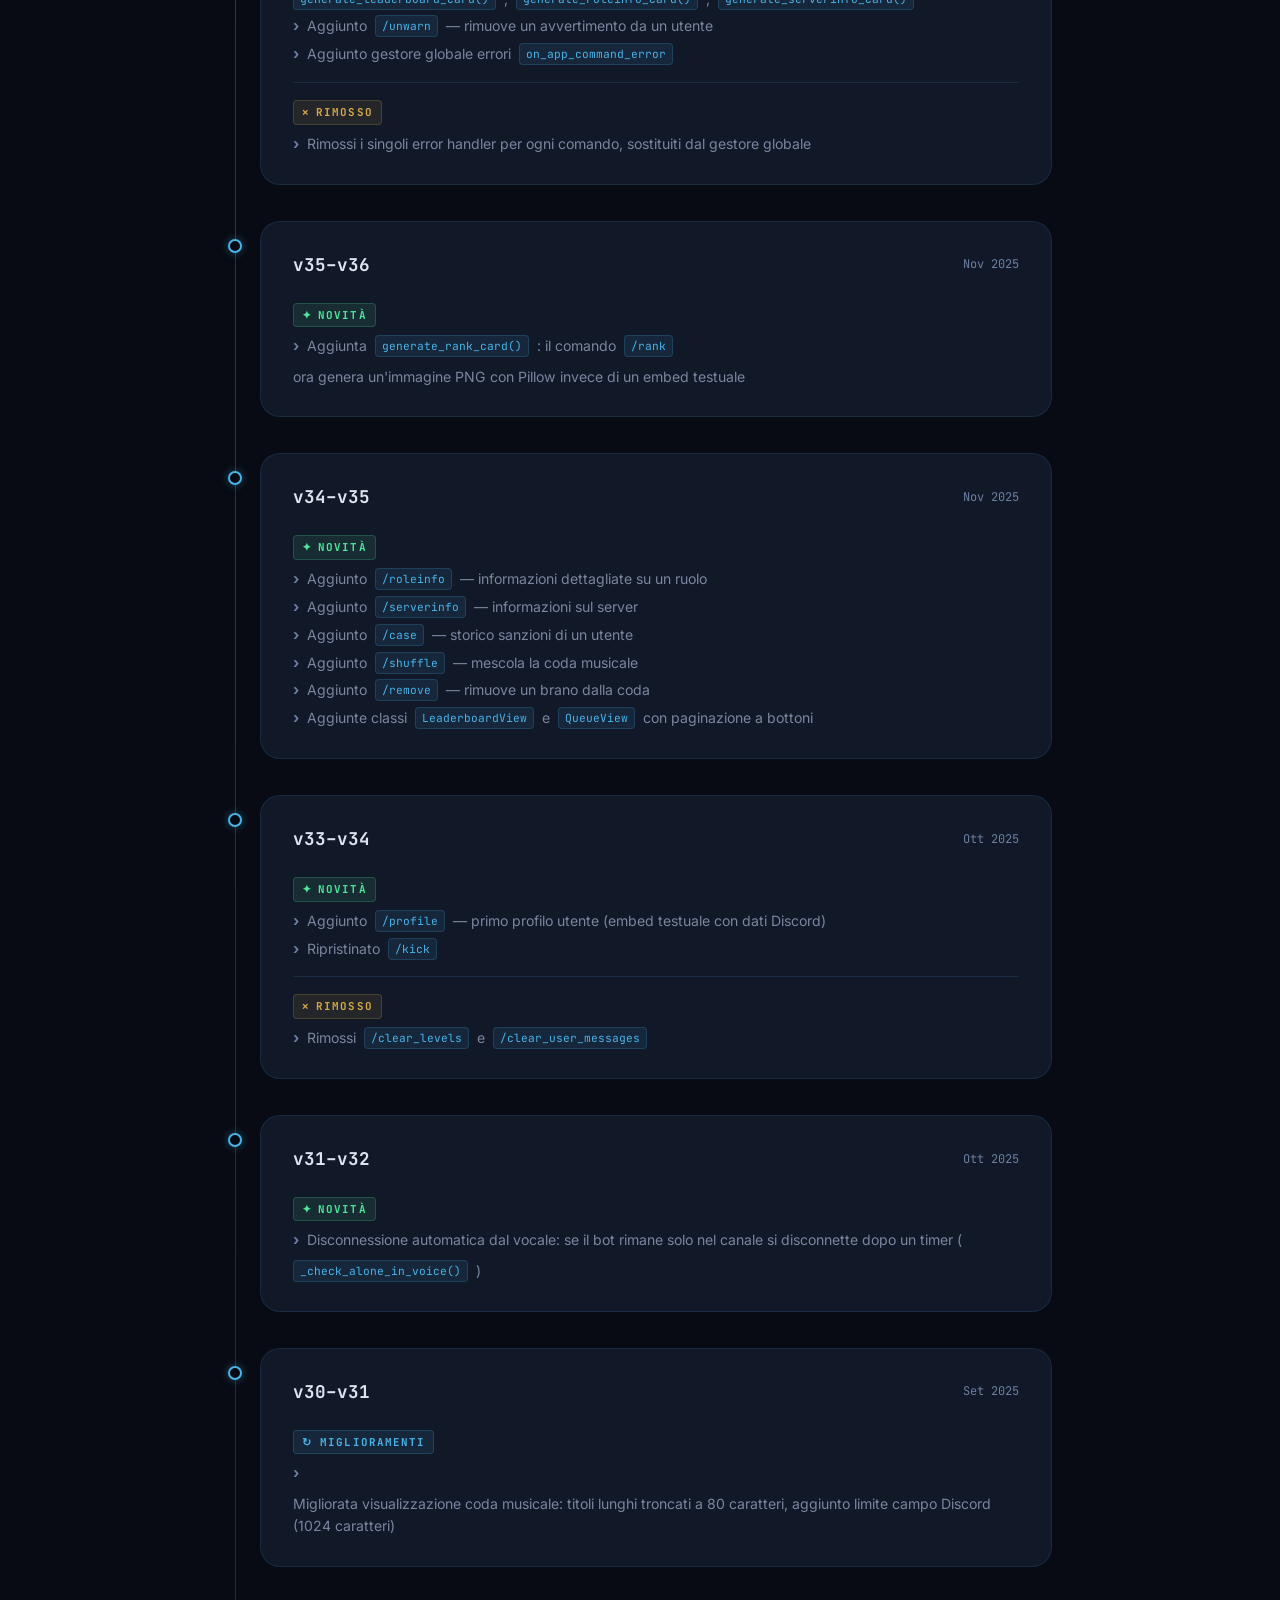
<file: changelog.html>
<!DOCTYPE html>
<html lang="it">
<head>
  <meta charset="UTF-8">
  <meta name="viewport" content="width=device-width, initial-scale=1.0">
  <title>Changelog — Carmelo Bot</title>
  <meta name="description" content="Cronologia degli aggiornamenti di Carmelo Bot — novità, fix e miglioramenti per ogni versione.">
  <link rel="canonical" href="https://wicknoob73.github.io/changelog.html">
  <meta property="og:type"        content="website">
  <meta property="og:title"       content="Changelog — Carmelo Bot">
  <meta property="og:description" content="Cronologia degli aggiornamenti di Carmelo Bot.">
  <meta property="og:image" content="https://wicknoob73.github.io/assets/og-image.png">
  <meta name="theme-color"        content="#4ab3e8">
  <link rel="icon" type="image/svg+xml" href="data:image/svg+xml,<svg xmlns='http://www.w3.org/2000/svg' viewBox='0 0 32 32'><rect width='32' height='32' rx='8' fill='%230a0c14'/><text y='24' x='4' font-size='22'>🤖</text></svg>">
  <link rel="icon" type="image/x-icon" href="favicon.ico">
  <link rel="preconnect" href="https://fonts.googleapis.com">
  <link rel="preconnect" href="https://fonts.gstatic.com" crossorigin>
  <link rel="stylesheet" href="https://fonts.googleapis.com/css2?family=Syne:wght@400;600;700;800&family=Inter:wght@300;400;500;600&family=JetBrains+Mono:wght@400;500&display=swap">
  <link rel="stylesheet" href="style.css">
  <style>
    .page-hero { padding: 60px 0 48px; }
    .page-hero h1 {
      font-family: var(--font-display);
      font-size: clamp(2rem, 5vw, 3rem);
      font-weight: 800; letter-spacing: -0.04em;
      margin: 12px 0 10px;
    }
    .page-hero p { color: var(--text-secondary); font-size: 0.95rem; max-width: 460px; }

    /* Timeline */
    .timeline {
      position: relative;
      padding-left: 32px;
      margin-top: 8px;
    }

    .timeline::before {
      content: '';
      position: absolute;
      left: 7px; top: 8px; bottom: 0;
      width: 1px;
      background: linear-gradient(to bottom, var(--blue), rgba(74,179,232,0.05));
    }

    .tl-entry {
      position: relative;
      margin-bottom: 36px;
    }

    .tl-entry:last-child { margin-bottom: 0; }

    /* Dot on the line */
    .tl-dot {
      position: absolute;
      left: calc(-32px + 7px);
      top: 18px;
      width: 14px; height: 14px;
      border-radius: 50%;
      background: var(--bg-base);
      border: 2px solid var(--blue);
      box-shadow: 0 0 8px rgba(74,179,232,0.4);
      z-index: 1;
      transform: translateX(-50%);
    }

    .tl-dot.latest {
      background: var(--blue);
      box-shadow: 0 0 12px rgba(74,179,232,0.6);
    }

    /* Card */
    .tl-card {
      background: var(--bg-card);
      border: 1px solid var(--border);
      border-radius: var(--radius-lg);
      padding: 28px 32px;
      overflow-wrap: break-word;
      word-break: break-word;
      transition: border-color var(--ease), box-shadow var(--ease);
    }

    .tl-card:hover {
      border-color: var(--border-hover);
      box-shadow: 0 4px 28px rgba(0,0,0,0.4);
    }

    .tl-entry.latest .tl-card {
      border-color: rgba(74,179,232,0.3);
    }

    .tl-header {
      display: flex; align-items: center;
      flex-wrap: wrap; gap: 10px;
      margin-bottom: 20px;
    }

    .tl-version {
      font-family: var(--font-mono);
      font-size: 1.1rem; font-weight: 700;
      color: var(--text-primary);
    }

    .tl-badge-latest {
      font-size: 0.68rem; font-weight: 700;
      font-family: var(--font-mono);
      letter-spacing: 0.08em; text-transform: uppercase;
      color: var(--bg-base);
      background: var(--blue);
      border-radius: 4px;
      padding: 2px 8px;
    }

    .tl-date {
      font-size: 0.75rem;
      color: var(--text-muted);
      font-family: var(--font-mono);
      margin-left: auto;
    }

    /* Change groups */
    .change-group { margin-bottom: 16px; }
    .change-group:last-child { margin-bottom: 0; }

    .change-type {
      display: inline-flex; align-items: center; gap: 6px;
      font-size: 0.68rem; font-weight: 700;
      letter-spacing: 0.1em; text-transform: uppercase;
      font-family: var(--font-mono);
      border-radius: 4px;
      padding: 2px 8px;
      margin-bottom: 8px;
    }

    .type-new     { background: rgba(77,232,154,0.1);  color: #4de89a; border: 1px solid rgba(77,232,154,0.2); }
    .type-fix     { background: rgba(232,96,96,0.1);   color: #e86060; border: 1px solid rgba(232,96,96,0.2); }
    .type-change  { background: rgba(74,179,232,0.1);  color: #4ab3e8; border: 1px solid rgba(74,179,232,0.2); }
    .type-remove  { background: rgba(212,169,71,0.1);  color: #d4a947; border: 1px solid rgba(212,169,71,0.2); }

    .change-list {
      list-style: none;
      display: flex; flex-direction: column; gap: 5px;
      margin: 0;
    }

    .change-list li {
      display: flex; align-items: flex-start; gap: 8px;
      font-size: 0.88rem;
      color: var(--text-secondary);
      line-height: 1.6;
      flex-wrap: wrap;
    }

    .change-list li::before {
      content: '›';
      color: var(--text-muted);
      font-weight: 700;
      flex-shrink: 0;
      font-size: 1.05em;
      line-height: 1.55;
    }

    .change-list li code {
      font-size: 0.8em;
    }

    /* Divider between groups */
    .change-divider {
      height: 1px;
      background: var(--border);
      margin: 14px 0;
    }

    @media (max-width: 640px) {
      .page-hero { padding: 40px 0 32px; }
      .timeline { padding-left: 24px; }
      .tl-dot { left: calc(-24px + 7px); transform: translateX(-50%); }
      .tl-card { padding: 22px 18px; }
      .tl-date { margin-left: 0; width: 100%; }
    }
  
    /* ── Changelog filters ── */
    .cl-filters {
      display: flex; flex-wrap: wrap; gap: 8px;
      margin-bottom: 28px;
    }
    .cl-filter {
      padding: 6px 16px;
      border-radius: 999px;
      border: 1px solid var(--border);
      background: transparent;
      color: var(--text-secondary);
      font-family: var(--font-mono);
      font-size: 0.75rem;
      font-weight: 600;
      cursor: pointer;
      transition: all var(--ease);
    }
    .cl-filter:hover { border-color: var(--blue); color: var(--blue); }
    .cl-filter.active { background: var(--blue); border-color: var(--blue); color: var(--bg-base); }
    .cl-no-results { color: var(--text-muted); font-size: 0.9rem; padding: 20px 0; }
    .tl-entry.hidden { display: none; }

  </style>
</head>
<body>

<script src="config.js"></script>
<script src="version.js" defer></script>

<nav class="navbar">
  <a href="index.html" class="navbar-logo"><span>Carmelo</span> Bot</a>
    <ul class="navbar-links">
    <li><a href="index.html">Home</a></li>
    <li><a href="commands.html">Comandi</a></li>
    <li><a href="guide.html">Guida</a></li>
    <li><a href="setup.html">Setup</a></li>
    <li><a href="stats.html">Statistiche</a></li>
    <li><a href="changelog.html" class="active">Changelog</a></li>
    <li><a href="legal.html">Termini & Privacy</a></li>
    <li><a href="legal.html#contatti">Contatti</a></li>
  </ul>
  <a href="invite.html" class="navbar-cta">+ Aggiungi al server</a>
  <button class="theme-toggle" id="themeToggle" aria-label="Cambia tema">
    <svg class="icon-moon" viewBox="0 0 24 24" fill="none" stroke="currentColor" stroke-width="2" stroke-linecap="round" stroke-linejoin="round"><path d="M21 12.79A9 9 0 1 1 11.21 3 7 7 0 0 0 21 12.79z"/></svg>
    <svg class="icon-sun"  viewBox="0 0 24 24" fill="none" stroke="currentColor" stroke-width="2" stroke-linecap="round" stroke-linejoin="round"><circle cx="12" cy="12" r="5"/><line x1="12" y1="1" x2="12" y2="3"/><line x1="12" y1="21" x2="12" y2="23"/><line x1="4.22" y1="4.22" x2="5.64" y2="5.64"/><line x1="18.36" y1="18.36" x2="19.78" y2="19.78"/><line x1="1" y1="12" x2="3" y2="12"/><line x1="21" y1="12" x2="23" y2="12"/><line x1="4.22" y1="19.78" x2="5.64" y2="18.36"/><line x1="18.36" y1="5.64" x2="19.78" y2="4.22"/></svg>
  </button>
  <button class="hamburger" id="hamburgerBtn" aria-label="Menu"><span></span><span></span><span></span></button>
</nav>

<div class="mobile-menu" id="mobileMenu">
  <a href="index.html">Home</a>
  <a href="commands.html">Comandi</a>
  <a href="guide.html">Guida</a>
  <a href="setup.html">Setup</a>
  <a href="stats.html">Statistiche</a>
  <a href="changelog.html" class="active">Changelog</a>
  <a href="legal.html">Termini & Privacy</a>
  <a href="legal.html#contatti">Contatti</a>
  <a href="invite.html" class="mobile-cta">+ Aggiungi al server</a>
</div>

<div class="container">

  <header class="page-hero">
    <div class="section-label">Storico aggiornamenti</div>
    <h1><span style="color:var(--blue);">Changelog</span></h1>
    <p>Tutte le novità, correzioni e miglioramenti di Carmelo Bot versione per versione.</p>
  </header>

  
  <!-- Filtri tipo -->
  <div class="cl-filters" id="clFilters">
    <button class="cl-filter active" data-filter="all">Tutti</button>
    <button class="cl-filter" data-filter="type-new"><span aria-hidden="true">✦</span> Novità</button>
    <button class="cl-filter" data-filter="type-change">↻ Miglioramenti</button>
    <button class="cl-filter" data-filter="type-fix">● Fix</button>
    <button class="cl-filter" data-filter="type-remove"><span aria-hidden="true">✕</span> Rimosso</button>
  </div>
  <p class="cl-no-results" id="clNoResults" style="display:none">Nessuna voce con questo filtro.</p>

  <div class="timeline">

    <!-- v103 -->
    <div class="tl-entry latest">
      <div class="tl-dot latest"></div>
      <div class="tl-card" id="vv103">
        <div class="tl-header">
          <span class="tl-version">v103</span>
          <span class="tl-badge-latest">Ultima versione</span>
          <span class="tl-date">Ago 2026</span>
        </div>

        <div class="change-group">
          <span class="change-type type-fix">● Fix</span>
          <ul class="change-list">
            <li>Aggiunto un controllo periodico (<code>voice_watchdog_task</code>) che rileva quando la connessione vocale resta "morta in silenzio" dopo un'interruzione di rete prolungata (tipico del Doze mode Android quando il bot gira su Termux) e forza una disconnessione/riconnessione pulita, riprendendo la riproduzione da dove si era fermata</li>
          </ul>
        </div>
      </div>
    </div>

    <!-- v102 -->
    <div class="tl-entry">
      <div class="tl-dot"></div>
      <div class="tl-card" id="vv102">
        <div class="tl-header">
          <span class="tl-version">v102</span>
          <span class="tl-date">Ago 2026</span>
        </div>

        <div class="change-group">
          <span class="change-type type-new"><span aria-hidden="true">✦</span> Novità</span>
          <ul class="change-list">
            <li>Aggiunto <code>/xp reset-tutti</code> [Admin] — resetta XP e livello di <strong>tutti</strong> gli utenti del server in un colpo solo, con finestra di conferma obbligatoria prima di procedere</li>
          </ul>
        </div>
      </div>
    </div>

    <!-- v101 -->
    <div class="tl-entry">
      <div class="tl-dot"></div>
      <div class="tl-card" id="vv101">
        <div class="tl-header">
          <span class="tl-version">v101</span>
          <span class="tl-date">Ago 2026</span>
        </div>

        <div class="change-group">
          <span class="change-type type-new"><span aria-hidden="true">✦</span> Novità</span>
          <ul class="change-list">
            <li>Aggiunto <code>/xp sistema</code> — attiva o disattiva l'intero sistema XP/livelli per il server in un colpo solo, invece di doverlo fare comando per comando</li>
          </ul>
        </div>
      </div>
    </div>

    <!-- v98–v100 -->
    <div class="tl-entry">
      <div class="tl-dot"></div>
      <div class="tl-card" id="vv98-v100">
        <div class="tl-header">
          <span class="tl-version">v98–v100</span>
          <span class="tl-date">Ago 2026</span>
        </div>

        <div class="change-group">
          <span class="change-type type-new"><span aria-hidden="true">✦</span> Novità</span>
          <ul class="change-list">
            <li>Il log di moderazione per messaggi eliminati/modificati ora genera un'immagine invece del solo embed testuale: intestazione, contenuto del messaggio e un "sigillo" colorato e ruotato (ELIMINATO/MODIFICATO) in stile timbro</li>
          </ul>
        </div>
        <div class="change-divider"></div>
        <div class="change-group">
          <span class="change-type type-fix">● Fix</span>
          <ul class="change-list">
            <li>Il logging dei messaggi eliminati/modificati usa ora gli eventi raw di Discord (<code>on_raw_message_delete</code>/<code>on_raw_message_edit</code>) invece di quelli in cache — prima un messaggio non presente nella cache del bot (es. scritto prima di un riavvio) non veniva loggato</li>
          </ul>
        </div>
      </div>
    </div>

    <!-- v97 -->
    <div class="tl-entry">
      <div class="tl-dot"></div>
      <div class="tl-card" id="vv97">
        <div class="tl-header">
          <span class="tl-version">v97</span>
          <span class="tl-date">Ago 2026</span>
        </div>

        <div class="change-group">
          <span class="change-type type-new"><span aria-hidden="true">✦</span> Novità</span>
          <ul class="change-list">
            <li>Aggiunta un'immagine generata per gli auguri di compleanno automatici</li>
            <li>Aggiunto un parser generico di durate/date (es. "2h", "30m", una data assoluta) riutilizzato da più comandi</li>
          </ul>
        </div>
      </div>
    </div>

    <!-- v91–v96 -->
    <div class="tl-entry">
      <div class="tl-dot"></div>
      <div class="tl-card" id="vv91-v96">
        <div class="tl-header">
          <span class="tl-version">v91–v96</span>
          <span class="tl-date">Ago 2026</span>
        </div>

        <div class="change-group">
          <span class="change-type type-new"><span aria-hidden="true">✦</span> Novità</span>
          <ul class="change-list">
            <li>Aggiornamento automatico giornaliero di yt-dlp (ogni giorno alle 5:00): il bot scarica la nuova versione e si riavvia da solo tramite un codice di uscita dedicato (intercettato dal wrapper <code>start.sh</code>)</li>
            <li>Aggiunta normalizzazione del volume tra i brani in coda, per evitare salti di volume passando da una canzone all'altra</li>
          </ul>
        </div>
        <div class="change-divider"></div>
        <div class="change-group">
          <span class="change-type type-fix">● Fix</span>
          <ul class="change-list">
            <li>Migliorato l'abbinamento dei risultati YouTube per ogni brano: confronto più intelligente tra titolo richiesto e titolo trovato (invece del semplice primo risultato) per ridurre le riproduzioni del brano sbagliato</li>
            <li>Corretto un caso limite nella generazione dei link per brani con titoli particolari</li>
          </ul>
        </div>
      </div>
    </div>

    <!-- v85–v87 -->
    <div class="tl-entry">
      <div class="tl-dot"></div>
      <div class="tl-card" id="vv85-v87">
        <div class="tl-header">
          <span class="tl-version">v85–v87</span>
          <span class="tl-date">Ago 2026</span>
        </div>

        <div class="change-group">
          <span class="change-type type-change">↻ Miglioramenti</span>
          <ul class="change-list">
            <li>Il sottocomando <code>mischia</code> di <code>/queue</code> è stato rinominato in <code>/queue shuffle</code>, per coerenza con gli altri comandi in inglese</li>
          </ul>
        </div>
      </div>
    </div>

    <!-- v83–v84 -->
    <div class="tl-entry">
      <div class="tl-dot"></div>
      <div class="tl-card" id="vv83-v84">
        <div class="tl-header">
          <span class="tl-version">v83–v84</span>
          <span class="tl-date">Ago 2026</span>
        </div>

        <div class="change-group">
          <span class="change-type type-new"><span aria-hidden="true">✦</span> Novità</span>
          <ul class="change-list">
            <li>Aggiunto un nuovo stile "Twitter" per <code>/quote</code>: genera un finto tweet con nome, testo, data/ora in stile X e le icone di risposta/retweet/like/condivisione/salvataggio disegnate a mano</li>
          </ul>
        </div>
        <div class="change-divider"></div>
        <div class="change-group">
          <span class="change-type type-change">↻ Miglioramenti</span>
          <ul class="change-list">
            <li>Refactor del caricamento dei loghi delle piattaforme (Spotify/YouTube/SoundCloud) usati nella card "Ora in riproduzione"</li>
          </ul>
        </div>
      </div>
    </div>

    <!-- v81–v82 -->
    <div class="tl-entry">
      <div class="tl-dot"></div>
      <div class="tl-card" id="vv81-v82">
        <div class="tl-header">
          <span class="tl-version">v81–v82</span>
          <span class="tl-date">Ago 2026</span>
        </div>

        <div class="change-group">
          <span class="change-type type-new"><span aria-hidden="true">✦</span> Novità</span>
          <ul class="change-list">
            <li>Supporto ai link Spotify condivisi in chat tramite l'embed generato automaticamente da Discord: il bot riesce a leggere brano/playlist anche quando manca l'accesso diretto all'API</li>
          </ul>
        </div>
      </div>
    </div>

    <!-- v79–v80 -->
    <div class="tl-entry">
      <div class="tl-dot"></div>
      <div class="tl-card" id="vv79-v80">
        <div class="tl-header">
          <span class="tl-version">v79–v80</span>
          <span class="tl-date">Lug 2026</span>
        </div>

        <div class="change-group">
          <span class="change-type type-fix">● Fix</span>
          <ul class="change-list">
            <li>Risolta una race condition quando arrivano due richieste di riproduzione ravvicinate sullo stesso server: ora sono serializzate con un lock invece di rischiare che entrambe chiamino <code>voice.play()</code> in contemporanea</li>
          </ul>
        </div>
      </div>
    </div>

    <!-- v77–v78 -->
    <div class="tl-entry">
      <div class="tl-dot"></div>
      <div class="tl-card" id="vv77-v78">
        <div class="tl-header">
          <span class="tl-version">v77–v78</span>
          <span class="tl-date">Lug 2026</span>
        </div>

        <div class="change-group">
          <span class="change-type type-new"><span aria-hidden="true">✦</span> Novità</span>
          <ul class="change-list">
            <li>Aggiunto il sistema achievement con card generata al volo: badge per categoria con tier progressivi, anello di progresso e i giveaway vinti tra i criteri di sblocco</li>
          </ul>
        </div>
      </div>
    </div>

    <!-- v75–v76 -->
    <div class="tl-entry">
      <div class="tl-dot"></div>
      <div class="tl-card" id="vv75-v76">
        <div class="tl-header">
          <span class="tl-version">v75–v76</span>
          <span class="tl-date">Lug 2026</span>
        </div>

        <div class="change-group">
          <span class="change-type type-new"><span aria-hidden="true">✦</span> Novità</span>
          <ul class="change-list">
            <li>Sistema di mute persistente: ruolo Muted dedicato, durata personalizzabile (es. <code>30s</code>, <code>10m</code>, <code>2h</code>, <code>1g</code>), timer che sopravvive anche a un riavvio del bot</li>
            <li>Requisiti di partecipazione per i giveaway (ruolo, livello minimo, messaggi minimi) tramite <code>/giveaway richiedi</code>, con blacklist/whitelist utenti dedicata</li>
            <li>Aggiunta una finestra di conferma prima di un reset XP, per evitare reset accidentali</li>
          </ul>
        </div>
        <div class="change-divider"></div>
        <div class="change-group">
          <span class="change-type type-change">↻ Miglioramenti</span>
          <ul class="change-list">
            <li>La trascrizione del ticket (<code>/ticket transcript</code>) ora prova a risalire automaticamente a chi ha aperto il ticket</li>
          </ul>
        </div>
      </div>
    </div>

    <!-- v74 -->
    <div class="tl-entry">
      <div class="tl-dot"></div>
      <div class="tl-card" id="vv74">
        <div class="tl-header">
          <span class="tl-version">v74</span>
          <span class="tl-date">Lug 2026</span>
        </div>

        <div class="change-group">
          <span class="change-type type-change">↻ Miglioramenti</span>
          <ul class="change-list">
            <li>Riorganizzati gran parte dei comandi in gruppi slash tematici in italiano: <code>/effetto</code>, <code>/giveaway</code>, <code>/player</code>, <code>/queue</code>, <code>/warn</code>, <code>/xp</code>, <code>/config</code>, <code>/comando</code>, <code>/reset</code> e ampliamento di <code>/ticket</code> — stessi comandi di prima, ma raggruppati per categoria invece che tutti a livello principale, più semplici da trovare digitando <code>/</code></li>
          </ul>
        </div>
      </div>
    </div>

    <!-- v73 -->
    <div class="tl-entry">
      <div class="tl-dot"></div>
      <div class="tl-card" id="vv73">
        <div class="tl-header">
          <span class="tl-version">v73</span>
          <span class="tl-date">Lug 2026</span>
        </div>

        <div class="change-group">
          <span class="change-type type-new"><span aria-hidden="true">✦</span> Novità</span>
          <ul class="change-list">
            <li>Sistema ticket ampliato: aggiunta/rimozione utenti, chiusura, rinomina, argomento e trasferimento del ticket</li>
            <li>Nuovi comandi di moderazione: blocco/sblocco canale, mute/unmute a tempo, modalità lenta (slowmode)</li>
            <li>Aggiunto il sistema achievement (comando base per vedere i badge sbloccati)</li>
            <li>Possibilità di abilitare/disabilitare singoli comandi per server</li>
            <li>Aggiunto un sistema di segnalazioni (<code>/report</code>) con canale dedicato configurabile</li>
            <li>Nuovi comandi: sondaggi (<code>/poll</code>), citazioni testuali come immagine (<code>/quote</code>), testi delle canzoni (<code>/lyrics</code>), stazioni radio (<code>/radio</code>), effetti sonori brevi (<code>/soundboard</code>)</li>
            <li>Salvataggio/caricamento delle code musicali e cronologia dei brani suonati sul server</li>
            <li>Gestione avanzata dei giveaway: creazione dedicata, modifica, requisiti di partecipazione, blacklist utenti</li>
            <li>Nuovi comandi di amministrazione XP: moltiplicatore temporaneo, reset, ruoli per livello, statistiche</li>
          </ul>
        </div>
      </div>
    </div>

    <!-- v71–v72 -->
    <div class="tl-entry">
      <div class="tl-dot"></div>
      <div class="tl-card" id="vv71-v72">
        <div class="tl-header">
          <span class="tl-version">v71–v72</span>
          <span class="tl-date">Lug 2026</span>
        </div>

        <div class="change-group">
          <span class="change-type type-new"><span aria-hidden="true">✦</span> Novità</span>
          <ul class="change-list">
            <li>L'AI del bot può ora generare immagini su richiesta in chat (tramite Pollinations AI), oltre a rispondere ai messaggi e gestire la coda musicale</li>
          </ul>
        </div>
      </div>
    </div>

    <!-- v70 -->
    <div class="tl-entry">
      <div class="tl-dot"></div>
      <div class="tl-card" id="vv70">
        <div class="tl-header">
          <span class="tl-version">v70</span>
          <span class="tl-date">Lug 2026</span>
        </div>

        <div class="change-group">
          <span class="change-type type-change">↻ Miglioramenti</span>
          <ul class="change-list">
            <li>L'AI del bot ora conosce la lista dei comandi disponibili (raggruppati per categoria) e può recuperarne i dettagli su richiesta invece di indovinare quando qualcuno chiede come funziona un comando</li>
          </ul>
        </div>
      </div>
    </div>

    <!-- v69 -->
    <div class="tl-entry">
      <div class="tl-dot"></div>
      <div class="tl-card" id="vv69">
        <div class="tl-header">
          <span class="tl-version">v69</span>
          <span class="tl-date">Lug 2026</span>
        </div>

        <div class="change-group">
          <span class="change-type type-change">↻ Miglioramenti</span>
          <ul class="change-list">
            <li>Migrazione del motore AI da DeepSeek a <strong>Mistral Medium 3.5</strong>: nuovo client <code>AsyncOpenAI</code> puntato all'endpoint compatibile Mistral, stessa identica logica di function calling, memoria per canale e cooldown</li>
            <li>Rinominate le funzioni AI interne (<code>ask_mistral()</code>, <code>ask_mistral_rewrite()</code>, <code>ask_mistral_playlist()</code>) e aggiunto il log dei token usati (prompt/completion/totale) anche per la crashout mode</li>
          </ul>
        </div>

        <div class="change-group">
          <span class="change-type type-new"><span aria-hidden="true">✦</span> Novità</span>
          <ul class="change-list">
            <li>Aggiunto <code>/crashoutstatus</code> [DEV] — mostra a che punto è un utente verso il crashout (es. "2 su 3" insulti) o, se già attivo, quante risposte piccate restano prima che torni normale</li>
          </ul>
        </div>
      </div>
    </div>

    <!-- v68 -->
    <div class="tl-entry">
      <div class="tl-dot"></div>
      <div class="tl-card" id="vv68">
        <div class="tl-header">
          <span class="tl-version">v68</span>
          <span class="tl-date">Giu 2026</span>
        </div>

        <div class="change-group">
          <span class="change-type type-new"><span aria-hidden="true">✦</span> Novità</span>
          <ul class="change-list">
            <li>Introdotta la <strong>crashout mode</strong>: dopo 3 insulti di fila rilevati da un classificatore AI dedicato, il bot risponde in modalità sarcastica/aggressiva per 2 messaggi, poi torna normale; reset automatico dopo 3 ore di silenzio</li>
            <li>Aggiunto <code>/crashout</code> [DEV] per attivare o resettare manualmente lo stato crashout di un utente (utile per test)</li>
            <li>I developer sono esenti dal triggerare la crashout mode</li>
          </ul>
        </div>
      </div>
    </div>

    <!-- v67 -->
    <div class="tl-entry">
      <div class="tl-dot"></div>
      <div class="tl-card" id="vv67">
        <div class="tl-header">
          <span class="tl-version">v67</span>
          <span class="tl-date">Giu 2026</span>
        </div>

        <div class="change-group">
          <span class="change-type type-new"><span aria-hidden="true">✦</span> Novità</span>
          <ul class="change-list">
            <li><code>/queue</code> ridisegnato con card grafica generata al volo (header, brano in riproduzione, lista brani) e paginazione a bottoni per code lunghe</li>
          </ul>
        </div>
      </div>
    </div>

    <!-- v66 -->
    <div class="tl-entry">
      <div class="tl-dot"></div>
      <div class="tl-card" id="vv66">
        <div class="tl-header">
          <span class="tl-version">v66</span>
          <span class="tl-date">Giu 2026</span>
        </div>

        <div class="change-group">
          <span class="change-type type-change">↻ Miglioramenti</span>
          <ul class="change-list">
            <li><code>/modstats</code> ora genera due immagini invece di una: la prima con header, statistiche e classifiche, la seconda dedicata al registro delle azioni recenti — card più leggibili su schermi piccoli</li>
          </ul>
        </div>
      </div>
    </div>

    <!-- v65 -->
    <div class="tl-entry">
      <div class="tl-dot"></div>
      <div class="tl-card" id="vv65">
        <div class="tl-header">
          <span class="tl-version">v65</span>
          <span class="tl-date">Giu 2026</span>
        </div>

        <div class="change-group">
          <span class="change-type type-new"><span aria-hidden="true">✦</span> Novità</span>
          <ul class="change-list">
            <li>Aggiunto <code>/modstats</code> — dashboard statistiche di moderazione del server come card grafica: totali per tipo di azione, top moderatori, top utenti warnati, rapporto warn/azioni e registro delle ultime azioni</li>
            <li>Icone della card disegnate a mano con <code>ImageDraw</code> invece di emoji Unicode, per restare leggibili anche su sistemi (es. Termux/Android) senza i glifi emoji nel font di fallback</li>
          </ul>
        </div>
      </div>
    </div>

    <!-- v64 -->
    <div class="tl-entry">
      <div class="tl-dot"></div>
      <div class="tl-card" id="vv64">
        <div class="tl-header">
          <span class="tl-version">v64</span>
          <span class="tl-date">Giu 2026</span>
        </div>

        <div class="change-group">
          <span class="change-type type-new"><span aria-hidden="true">✦</span> Novità</span>
          <ul class="change-list">
            <li>Aggiunto <code>/text</code> — riscrive e abbellisce un testo con l'AI in uno stile a scelta (Dark, Serio, Annuncio, Gaming, Divertente, Motivazionale, Elegante, Romantico); visibile solo all'utente che lo richiede</li>
            <li>Aggiunta funzione <code>ask_deepseek_rewrite()</code>: chiamata AI isolata (senza memoria di conversazione né tool) dedicata alla riscrittura testuale, con istruzioni di stile dettagliate per ciascuna categoria</li>
            <li>Il risultato viene restituito in embed con chunking automatico e footer che ricorda che il testo è visibile solo all'utente</li>
          </ul>
        </div>
      </div>
    </div>

    <!-- v63 -->
    <div class="tl-entry">
      <div class="tl-dot"></div>
      <div class="tl-card" id="vv63">
        <div class="tl-header">
          <span class="tl-version">v63</span>
          <span class="tl-date">Giu 2026</span>
        </div>

        <div class="change-group">
          <span class="change-type type-change">↻ Miglioramenti</span>
          <ul class="change-list">
            <li>AI: function calling integrato direttamente in <code>ask_deepseek()</code> — l'aggiunta di canzoni e playlist ora avviene in una sola chiamata API, senza secondo giro di conferma (meno token sprecati)</li>
            <li>Nuovo tool <code>add_song_to_queue</code> per una singola canzone o link (YouTube, Spotify, SoundCloud) e <code>add_playlist_to_queue</code> per più canzoni — l'AI sceglie autonomamente quale usare</li>
            <li>Sistema prompt aggiornato: l'AI sa descrivere e usare i tool musicali e capisce quando l'utente sta solo parlando di musica senza volerla riprodurre</li>
            <li>Rimosso il pattern regex manuale per il riconoscimento delle richieste playlist, sostituito dal function calling nativo</li>
            <li>Fix <code>/seek</code>: evitato crash se non c'è nulla in riproduzione</li>
            <li>Fix <code>/stop</code>: ora controlla l'esistenza della coda prima di svuotarla (evita <code>KeyError</code>)</li>
          </ul>
        </div>
      </div>
    </div>

    <!-- v62 -->
    <div class="tl-entry">
      <div class="tl-dot"></div>
      <div class="tl-card" id="vv62">
        <div class="tl-header">
          <span class="tl-version">v62</span>
          <span class="tl-date">Giu 2026</span>
        </div>

        <div class="change-group">
          <span class="change-type type-new"><span aria-hidden="true">✦</span> Novità</span>
          <ul class="change-list">
            <li>AI: function calling per la musica — se l'utente chiede di riprodurre una canzone o una playlist mentagendo il bot, l'AI chiama direttamente i tool senza passare per risposte testuali intermedie</li>
            <li>Aggiunta <code>ask_deepseek_playlist()</code>: genera una lista di N canzoni tramite una chiamata AI dedicata (JSON puro, senza memoria di conversazione)</li>
            <li>Aggiunta <code>_execute_music_tool_call()</code>: esegue davvero l'azione musicale (connessione vocale, aggiunta coda, avvio riproduzione) e restituisce il messaggio di conferma</li>
            <li>Tool schema <code>DEEPSEEK_TOOLS</code> definito con le specifiche JSON per <code>add_song_to_queue</code> e <code>add_playlist_to_queue</code></li>
            <li>AI: developer bypassano il cooldown — riconoscimento tramite <code>DEVELOPER_IDS</code></li>
            <li>AI: i developer ricevono un contesto aggiuntivo nel system prompt (tono più informale/complice se lo richiedono esplicitamente)</li>
            <li><code>/log set</code> e <code>/log remove</code>: aggiunte le <code>@app_commands.choices</code> per il menu a tendina dei tipi di log</li>
          </ul>
        </div>
      </div>
    </div>

    <!-- v61 -->
    <div class="tl-entry">
      <div class="tl-dot"></div>
      <div class="tl-card" id="vv61">
        <div class="tl-header">
          <span class="tl-version">v61</span>
          <span class="tl-date">Giu 2026</span>
        </div>

        <div class="change-group">
          <span class="change-type type-new"><span aria-hidden="true">✦</span> Novità</span>
          <ul class="change-list">
            <li>Sistema di logging in tempo reale: ogni azione di moderazione (warn, ban, kick, timeout, purge, modnote) invia automaticamente un embed nel canale log configurato</li>
            <li>Aggiunto <code>/log set</code> — imposta un canale per un tipo di log specifico (mod, messaggi, member, nickname, vocale) o per tutti contemporaneamente</li>
            <li>Aggiunto <code>/log show</code> — mostra la configurazione dei canali di log del server</li>
            <li>Aggiunto <code>/log remove</code> — rimuove la configurazione di un canale di log</li>
            <li>Log messaggi: <code>on_message_delete</code> e <code>on_message_edit</code> inviano embed nel canale log "message" con contenuto prima/dopo</li>
            <li>Log vocali: entrata, uscita e spostamento tra canali vocali loggati con embed dedicati</li>
            <li>Log member: entrata e uscita dal server loggati con dettagli account (ID, data creazione, tempo nel server)</li>
            <li>Aggiunta <code>send_log()</code>: funzione centralizzata per inviare embed di log al canale giusto in base al tipo</li>
          </ul>
        </div>
      </div>
    </div>

    <!-- v60 -->
    <div class="tl-entry">
      <div class="tl-dot"></div>
      <div class="tl-card" id="vv60">
        <div class="tl-header">
          <span class="tl-version">v60</span>
          <span class="tl-date">Giu 2026</span>
        </div>

        <div class="change-group">
          <span class="change-type type-change">↻ Miglioramenti</span>
          <ul class="change-list">
            <li>AI: history condivisa per canale (tutti gli utenti dello stesso canale condividono il contesto)</li>
            <li>AI: history si azzera automaticamente dopo 16 ore dall'ultima domanda</li>
            <li>AI: cooldown isolato per server (<code>guild_id:user_id</code>)</li>
            <li>AI: chunking intelligente delle risposte — taglia sulle newline per non spezzare il Markdown Discord</li>
            <li>AI: logging dei token usati (<code>prompt_tokens</code>, <code>completion_tokens</code>, <code>total_tokens</code>)</li>
            <li>AI: il bot non menziona mai DeepSeek o OpenAI — identità Carmelo Bot</li>
            <li>AI: supporto Markdown Discord (<code>**grassetto**</code>, <code>*corsivo*</code>, <code>`codice`</code>)</li>
          </ul>
        </div>
      </div>
    </div>

    <!-- v59 -->
    <div class="tl-entry">
      <div class="tl-dot"></div>
      <div class="tl-card" id="vv59">
        <div class="tl-header">
          <span class="tl-version">v59</span>
          <span class="tl-date">Giu 2026</span>
        </div>

        <div class="change-group">
          <span class="change-type type-new"><span aria-hidden="true">✦</span> Novità</span>
          <ul class="change-list">
            <li>Integrazione AI DeepSeek: il bot risponde quando viene menzionato (<code>@Carmelo Bot</code>)</li>
            <li>Tono adattivo: risposte educate per domande serie, sfrontate per parolacce</li>
            <li>Cooldown anti-spam di 15 secondi per utente</li>
            <li>Memoria conversazionale breve (ultimi 3 scambi per canale)</li>
            <li>Gestione errori: blocchi filtri sicurezza, chiave non valida, rate limit, timeout</li>
          </ul>
        </div>
      </div>
    </div>

    <!-- v58 -->
    <div class="tl-entry">
      <div class="tl-dot"></div>
      <div class="tl-card" id="vv58">
        <div class="tl-header">
          <span class="tl-version">v58</span>
          <span class="tl-date">Giu 2026</span>
        </div>

        <div class="change-group">
          <span class="change-type type-new"><span aria-hidden="true">✦</span> Novità</span>
          <ul class="change-list">
            <li>Server HTTP su porta 5000 per le statistiche: <code>http://0.0.0.0:5000/stats</code></li>
            <li>Contatore comandi giornaliero (<code>commands_used_today</code>)</li>
            <li>Task <code>daily_reset_commands_task</code> che resetta il contatore a mezzanotte</li>
          </ul>
        </div>
      </div>
    </div>

    <!-- v57 -->
    <div class="tl-entry">
      <div class="tl-dot"></div>
      <div class="tl-card" id="vv57">
        <div class="tl-header">
          <span class="tl-version">v57</span>
          <span class="tl-date">Giu 2026</span>
        </div>

        <div class="change-group">
          <span class="change-type type-new"><span aria-hidden="true">✦</span> Novità</span>
          <ul class="change-list">
            <li>Aggiunta funzione <code>_check_voice()</code>: verifica centralizzata che l'utente sia nel canale vocale prima di ogni comando musicale</li>
            <li>Se il bot è già in un canale vocale diverso, blocca il comando e invia un messaggio ephemeral automatico</li>
          </ul>
        </div>
      </div>
    </div>

    <!-- v55–v56 -->
    <div class="tl-entry">
      <div class="tl-dot"></div>
      <div class="tl-card" id="vv55-v56">
        <div class="tl-header">
          <span class="tl-version">v55–v56</span>
          <span class="tl-date">Giu 2026</span>
        </div>

        <div class="change-group">
          <span class="change-type type-new"><span aria-hidden="true">✦</span> Novità</span>
          <ul class="change-list">
            <li>Aggiunto sistema compleanni: <code>/birthday_set</code>, <code>/birthday_enable</code>, <code>/birthday_preview</code> e task automatico giornaliero per gli auguri</li>
            <li>Aggiunto <code>/autoplay</code> — modalità autoplay musicale, continua a riprodurre brani simili automaticamente</li>
            <li>Aggiunto task <code>spotify_token_refresh_task</code>: rinnova il token Spotify ogni 50 minuti automaticamente (il token scade dopo 60 min)</li>
          </ul>
        </div>
      </div>
    </div>

    <!-- v53–v54 -->
    <div class="tl-entry">
      <div class="tl-dot"></div>
      <div class="tl-card" id="vv53-v54">
        <div class="tl-header">
          <span class="tl-version">v53–v54</span>
          <span class="tl-date">Giu 2026</span>
        </div>

        <div class="change-group">
          <span class="change-type type-new"><span aria-hidden="true">✦</span> Novità</span>
          <ul class="change-list">
            <li>Aggiunta <code>_now_playing_embed()</code>: embed stile Jockie Music con logo piattaforma colorato (Spotify verde, YouTube rosso, SoundCloud arancio) e thumbnail del brano</li>
          </ul>
        </div>
        <div class="change-divider"></div>
        <div class="change-group">
          <span class="change-type type-change">↻ Miglioramenti</span>
          <ul class="change-list">
            <li>Cambiata autenticazione Spotify: da <code>SpotifyClientCredentials</code> a <code>SpotifyOAuth</code> con redirect URI locale — permette accesso a funzionalità che richiedono account utente</li>
          </ul>
        </div>
      </div>
    </div>

    <!-- v51–v52 -->
    <div class="tl-entry">
      <div class="tl-dot"></div>
      <div class="tl-card" id="vv51-v52">
        <div class="tl-header">
          <span class="tl-version">v51–v52</span>
          <span class="tl-date">Mag 2026</span>
        </div>

        <div class="change-group">
          <span class="change-type type-new"><span aria-hidden="true">✦</span> Novità</span>
          <ul class="change-list">
            <li>Aggiunto <code>/duration</code> — mostra la durata del brano corrente e la posizione nella coda</li>
          </ul>
        </div>
        <div class="change-divider"></div>
        <div class="change-group">
          <span class="change-type type-change">↻ Miglioramenti</span>
          <ul class="change-list">
            <li>Silenziati log verbosi di discord.py (voice_state, opus) per output più pulito</li>
            <li>Migliorati messaggi di log per la riproduzione musicale: ora mostrano il titolo del brano</li>
          </ul>
        </div>
      </div>
    </div>

    <!-- v49–v50 -->
    <div class="tl-entry">
      <div class="tl-dot"></div>
      <div class="tl-card" id="vv49-v50">
        <div class="tl-header">
          <span class="tl-version">v49–v50</span>
          <span class="tl-date">Mag 2026</span>
        </div>

        <div class="change-group">
          <span class="change-type type-change">↻ Miglioramenti</span>
          <ul class="change-list">
            <li>Formato log rinnovato: più compatto con orario <code>HH:MM:SS</code>, silenziati log http e gateway di discord.py</li>
          </ul>
        </div>
        <div class="change-divider"></div>
        <div class="change-group">
          <span class="change-type type-fix">● Fix</span>
          <ul class="change-list">
            <li>Migliorato <code>/purge</code>: ora elimina i messaggi uno per uno con gestione errori per singolo messaggio invece di interrompere tutto</li>
          </ul>
        </div>
      </div>
    </div>

    <!-- v48–v49 -->
    <div class="tl-entry">
      <div class="tl-dot"></div>
      <div class="tl-card" id="vv48-v49">
        <div class="tl-header">
          <span class="tl-version">v48–v49</span>
          <span class="tl-date">Apr 2026</span>
        </div>

        <div class="change-group">
          <span class="change-type type-new"><span aria-hidden="true">✦</span> Novità</span>
          <ul class="change-list">
            <li>Aggiunto <code>/purge</code> — elimina gli ultimi 50 messaggi di un utente specifico nel canale (scansiona fino a 250 messaggi)</li>
          </ul>
        </div>
      </div>
    </div>

    <!-- v47–v48 -->
    <div class="tl-entry">
      <div class="tl-dot"></div>
      <div class="tl-card" id="vv47-v48">
        <div class="tl-header">
          <span class="tl-version">v47–v48</span>
          <span class="tl-date">Apr 2026</span>
        </div>

        <div class="change-group">
          <span class="change-type type-change">↻ Miglioramenti</span>
          <ul class="change-list">
            <li>Immagine di benvenuto migliorata: sfondo più scuro, iniziali server calcolate automaticamente dalle parole del nome</li>
            <li>Spostato <code>/modnote</code> nella sezione corretta del codice</li>
          </ul>
        </div>
      </div>
    </div>

    <!-- v45–v47 -->
    <div class="tl-entry">
      <div class="tl-dot"></div>
      <div class="tl-card" id="vv45-v47">
        <div class="tl-header">
          <span class="tl-version">v45–v47</span>
          <span class="tl-date">Mar 2026</span>
        </div>

        <div class="change-group">
          <span class="change-type type-new"><span aria-hidden="true">✦</span> Novità</span>
          <ul class="change-list">
            <li>Aggiunto <code>/claim</code> — permette allo staff di prendersi in carico un ticket aperto</li>
            <li>Aggiunto <code>/configshow</code> — mostra la configurazione attuale del server (canali, ruoli, ecc.)</li>
            <li>Aggiunto <code>/modnote</code> — note private staff visibili solo ai moderatori su un utente</li>
            <li>Aggiunto <code>/untimeout</code> — rimuove il timeout da un utente</li>
            <li>Aggiunta <code>generate_welcome_image()</code>: immagine di benvenuto generata con Pillow</li>
            <li>Aggiunto <code>/welcome_test</code> — anteprima del messaggio di benvenuto</li>
          </ul>
        </div>
      </div>
    </div>

    <!-- v43–v44 -->
    <div class="tl-entry">
      <div class="tl-dot"></div>
      <div class="tl-card" id="vv43-v44">
        <div class="tl-header">
          <span class="tl-version">v43–v44</span>
          <span class="tl-date">Feb 2026</span>
        </div>

        <div class="change-group">
          <span class="change-type type-change">↻ Miglioramenti</span>
          <ul class="change-list">
            <li>Migliorato caricamento playlist YouTube: nuovo estrattore più robusto con <code>extract_flat</code>, carica i primi 25 brani subito e il resto in background</li>
            <li>Aggiunta cache URL stream audio: evita di riscaricare lo stesso URL per brani già riprodotti</li>
            <li>Rimossa classe <code>YTDLSource</code>, sostituita con funzioni dirette più leggere</li>
          </ul>
        </div>
      </div>
    </div>

    <!-- v41–v42 -->
    <div class="tl-entry">
      <div class="tl-dot"></div>
      <div class="tl-card" id="vv41-v42">
        <div class="tl-header">
          <span class="tl-version">v41–v42</span>
          <span class="tl-date">Feb 2026</span>
        </div>

        <div class="change-group">
          <span class="change-type type-change">↻ Miglioramenti</span>
          <ul class="change-list">
            <li><code>/serverinfo</code> ora mostra: ID server, proprietario, data di creazione, categorie canali, emoji, descrizione e footer con richiedente</li>
          </ul>
        </div>
      </div>
    </div>

    <!-- v40–v41 -->
    <div class="tl-entry">
      <div class="tl-dot"></div>
      <div class="tl-card" id="vv40-v41">
        <div class="tl-header">
          <span class="tl-version">v40–v41</span>
          <span class="tl-date">Gen 2026</span>
        </div>

        <div class="change-group">
          <span class="change-type type-fix">● Fix</span>
          <ul class="change-list">
            <li>Pillole ruoli nel <code>/profile</code> invisibili per ruoli con colore nero — ora usa un grigio neutro visibile; testo delle pillole sempre bianco</li>
          </ul>
        </div>
      </div>
    </div>

    <!-- v39–v40 -->
    <div class="tl-entry">
      <div class="tl-dot"></div>
      <div class="tl-card" id="vv39-v40">
        <div class="tl-header">
          <span class="tl-version">v39–v40</span>
          <span class="tl-date">Gen 2026</span>
        </div>

        <div class="change-group">
          <span class="change-type type-change">↻ Miglioramenti</span>
          <ul class="change-list">
            <li>Rank card ripristinata al design originale v36 (900×250px, cerchi viola/teal, avatar circolare con anello, barra teal)</li>
            <li>Aggiunta colonna <code>XP Totali</code> nelle statistiche del rank, mantenuta anche nel design ripristinato</li>
          </ul>
        </div>
      </div>
    </div>

    <!-- v38–v39 -->
    <div class="tl-entry">
      <div class="tl-dot"></div>
      <div class="tl-card" id="vv38-v39">
        <div class="tl-header">
          <span class="tl-version">v38–v39</span>
          <span class="tl-date">Gen 2026</span>
        </div>

        <div class="change-group">
          <span class="change-type type-change">↻ Miglioramenti</span>
          <ul class="change-list">
            <li>Ridisegnata rank card: avatar circolare grande a sinistra, barra XP verde, colonna XP Totali aggiunta</li>
            <li>Ridisegnata profile card: sfondo con cerchi decorativi, avatar circolare, badge stato colorato</li>
            <li>Ridisegnata leaderboard: sfondo migliorato, barre colorate per sezione, mini-avatar per ogni entry</li>
            <li>Ridisegnata roleinfo card: più informazioni, bordo colorato, footer con logo server</li>
          </ul>
        </div>
      </div>
    </div>

    <!-- v37_1–v38 -->
    <div class="tl-entry">
      <div class="tl-dot"></div>
      <div class="tl-card" id="vv37_1-v38">
        <div class="tl-header">
          <span class="tl-version">v37_1–v38</span>
          <span class="tl-date">Dic 2025</span>
        </div>

        <div class="change-group">
          <span class="change-type type-new"><span aria-hidden="true">✦</span> Novità</span>
          <ul class="change-list">
            <li>Aggiunta funzione <code>_fetch_avatar()</code>: scarica e ridimensiona l'avatar in modo centralizzato, evita codice duplicato in ogni card</li>
          </ul>
        </div>
      </div>
    </div>

    <!-- v36–v37 -->
    <div class="tl-entry">
      <div class="tl-dot"></div>
      <div class="tl-card" id="vv36-v37">
        <div class="tl-header">
          <span class="tl-version">v36–v37</span>
          <span class="tl-date">Dic 2025</span>
        </div>

        <div class="change-group">
          <span class="change-type type-new"><span aria-hidden="true">✦</span> Novità</span>
          <ul class="change-list">
            <li>Aggiunte card immagine Pillow per tutti i comandi visivi: <code>generate_profile_card()</code>, <code>generate_leaderboard_card()</code>, <code>generate_roleinfo_card()</code>, <code>generate_serverinfo_card()</code></li>
            <li>Aggiunto <code>/unwarn</code> — rimuove un avvertimento da un utente</li>
            <li>Aggiunto gestore globale errori <code>on_app_command_error</code></li>
          </ul>
        </div>
        <div class="change-divider"></div>
        <div class="change-group">
          <span class="change-type type-remove"><span aria-hidden="true">✕</span> Rimosso</span>
          <ul class="change-list">
            <li>Rimossi i singoli error handler per ogni comando, sostituiti dal gestore globale</li>
          </ul>
        </div>
      </div>
    </div>

    <!-- v35–v36 -->
    <div class="tl-entry">
      <div class="tl-dot"></div>
      <div class="tl-card" id="vv35-v36">
        <div class="tl-header">
          <span class="tl-version">v35–v36</span>
          <span class="tl-date">Nov 2025</span>
        </div>

        <div class="change-group">
          <span class="change-type type-new"><span aria-hidden="true">✦</span> Novità</span>
          <ul class="change-list">
            <li>Aggiunta <code>generate_rank_card()</code>: il comando <code>/rank</code> ora genera un'immagine PNG con Pillow invece di un embed testuale</li>
          </ul>
        </div>
      </div>
    </div>

    <!-- v34–v35 -->
    <div class="tl-entry">
      <div class="tl-dot"></div>
      <div class="tl-card" id="vv34-v35">
        <div class="tl-header">
          <span class="tl-version">v34–v35</span>
          <span class="tl-date">Nov 2025</span>
        </div>

        <div class="change-group">
          <span class="change-type type-new"><span aria-hidden="true">✦</span> Novità</span>
          <ul class="change-list">
            <li>Aggiunto <code>/roleinfo</code> — informazioni dettagliate su un ruolo</li>
            <li>Aggiunto <code>/serverinfo</code> — informazioni sul server</li>
            <li>Aggiunto <code>/case</code> — storico sanzioni di un utente</li>
            <li>Aggiunto <code>/shuffle</code> — mescola la coda musicale</li>
            <li>Aggiunto <code>/remove</code> — rimuove un brano dalla coda</li>
            <li>Aggiunte classi <code>LeaderboardView</code> e <code>QueueView</code> con paginazione a bottoni</li>
          </ul>
        </div>
      </div>
    </div>

    <!-- v33–v34 -->
    <div class="tl-entry">
      <div class="tl-dot"></div>
      <div class="tl-card" id="vv33-v34">
        <div class="tl-header">
          <span class="tl-version">v33–v34</span>
          <span class="tl-date">Ott 2025</span>
        </div>

        <div class="change-group">
          <span class="change-type type-new"><span aria-hidden="true">✦</span> Novità</span>
          <ul class="change-list">
            <li>Aggiunto <code>/profile</code> — primo profilo utente (embed testuale con dati Discord)</li>
            <li>Ripristinato <code>/kick</code></li>
          </ul>
        </div>
        <div class="change-divider"></div>
        <div class="change-group">
          <span class="change-type type-remove"><span aria-hidden="true">✕</span> Rimosso</span>
          <ul class="change-list">
            <li>Rimossi <code>/clear_levels</code> e <code>/clear_user_messages</code></li>
          </ul>
        </div>
      </div>
    </div>

    <!-- v31–v32 -->
    <div class="tl-entry">
      <div class="tl-dot"></div>
      <div class="tl-card" id="vv31-v32">
        <div class="tl-header">
          <span class="tl-version">v31–v32</span>
          <span class="tl-date">Ott 2025</span>
        </div>

        <div class="change-group">
          <span class="change-type type-new"><span aria-hidden="true">✦</span> Novità</span>
          <ul class="change-list">
            <li>Disconnessione automatica dal vocale: se il bot rimane solo nel canale si disconnette dopo un timer (<code>_check_alone_in_voice()</code>)</li>
          </ul>
        </div>
      </div>
    </div>

    <!-- v30–v31 -->
    <div class="tl-entry">
      <div class="tl-dot"></div>
      <div class="tl-card" id="vv30-v31">
        <div class="tl-header">
          <span class="tl-version">v30–v31</span>
          <span class="tl-date">Set 2025</span>
        </div>

        <div class="change-group">
          <span class="change-type type-change">↻ Miglioramenti</span>
          <ul class="change-list">
            <li>Migliorata visualizzazione coda musicale: titoli lunghi troncati a 80 caratteri, aggiunto limite campo Discord (1024 caratteri)</li>
          </ul>
        </div>
      </div>
    </div>

    <!-- v27–v29 -->
    <div class="tl-entry">
      <div class="tl-dot"></div>
      <div class="tl-card" id="vv27-v29">
        <div class="tl-header">
          <span class="tl-version">v27–v29</span>
          <span class="tl-date">Set 2025</span>
        </div>

        <div class="change-group">
          <span class="change-type type-change">↻ Miglioramenti</span>
          <ul class="change-list">
            <li>Contatore ticket ora è per-server invece che globale del bot — ogni server ha il proprio contatore progressivo</li>
            <li>Aggiornato <code>/help</code> con tutti i comandi mancanti (rank, leaderboard, daily, wheel, unban, ticket)</li>
          </ul>
        </div>
      </div>
    </div>

    <!-- v25–v26 -->
    <div class="tl-entry">
      <div class="tl-dot"></div>
      <div class="tl-card" id="vv25-v26">
        <div class="tl-header">
          <span class="tl-version">v25–v26</span>
          <span class="tl-date">Ago 2025</span>
        </div>

        <div class="change-group">
          <span class="change-type type-new"><span aria-hidden="true">✦</span> Novità</span>
          <ul class="change-list">
            <li>Aggiunto <code>/termini</code> — mostra termini di servizio e privacy policy del bot</li>
          </ul>
        </div>
      </div>
    </div>

    <!-- v24–v25 -->
    <div class="tl-entry">
      <div class="tl-dot"></div>
      <div class="tl-card" id="vv24-v25">
        <div class="tl-header">
          <span class="tl-version">v24–v25</span>
          <span class="tl-date">Ago 2025</span>
        </div>

        <div class="change-group">
          <span class="change-type type-new"><span aria-hidden="true">✦</span> Novità</span>
          <ul class="change-list">
            <li>Sistema giveaway completo: <code>/giveaway</code>, <code>/gend</code>, <code>/gdelete</code>, <code>/ginfo</code>, <code>/glist</code>, <code>/gparticipants</code>, <code>/reroll</code></li>
            <li>Persistenza giveaway su SQLite con ripristino automatico al riavvio del bot</li>
            <li>Classi <code>GiveawayEnterView</code> e <code>GiveawayModal</code></li>
          </ul>
        </div>
      </div>
    </div>

    <!-- v22–v23 -->
    <div class="tl-entry">
      <div class="tl-dot"></div>
      <div class="tl-card" id="vv22-v23">
        <div class="tl-header">
          <span class="tl-version">v22–v23</span>
          <span class="tl-date">Lug 2025</span>
        </div>

        <div class="change-group">
          <span class="change-type type-new"><span aria-hidden="true">✦</span> Novità</span>
          <ul class="change-list">
            <li>Aggiunti effetti audio: <code>/8d</code>, <code>/chipmunk</code>, <code>/earrape</code>, <code>/reverb</code>, <code>/robot</code>, <code>/vaporwave</code></li>
          </ul>
        </div>
      </div>
    </div>

    <!-- v21–v22 -->
    <div class="tl-entry">
      <div class="tl-dot"></div>
      <div class="tl-card" id="vv21-v22">
        <div class="tl-header">
          <span class="tl-version">v21–v22</span>
          <span class="tl-date">Giu 2025</span>
        </div>

        <div class="change-group">
          <span class="change-type type-new"><span aria-hidden="true">✦</span> Novità</span>
          <ul class="change-list">
            <li>Aggiunto <code>/versione</code> — mostra la versione corrente del bot con changelog</li>
          </ul>
        </div>
      </div>
    </div>

    <!-- v18–v21 -->
    <div class="tl-entry">
      <div class="tl-dot"></div>
      <div class="tl-card" id="vv18-v21">
        <div class="tl-header">
          <span class="tl-version">v18–v21</span>
          <span class="tl-date">Giu 2025</span>
        </div>

        <div class="change-group">
          <span class="change-type type-change">↻ Miglioramenti</span>
          <ul class="change-list">
            <li>Tracking vocale migliorato: aggiorna i minuti ogni minuto (tick) invece che solo all'uscita dal canale — più preciso per sessioni lunghe</li>
            <li>Caricamento playlist ottimizzato: playlist e primo brano si caricano in parallelo, la musica parte subito</li>
          </ul>
        </div>
      </div>
    </div>

    <!-- v16–v17 -->
    <div class="tl-entry">
      <div class="tl-dot"></div>
      <div class="tl-card" id="vv16-v17">
        <div class="tl-header">
          <span class="tl-version">v16–v17</span>
          <span class="tl-date">Mag 2025</span>
        </div>

        <div class="change-group">
          <span class="change-type type-change">↻ Miglioramenti</span>
          <ul class="change-list">
            <li>Aggiunto campo <code>total_xp</code> nel database: ora gli XP totali sono cumulativi e non si azzerano al level up</li>
            <li>Rimossa la funzione <code>calculate_total_xp()</code>, sostituita dal valore salvato direttamente</li>
          </ul>
        </div>
      </div>
    </div>

    <!-- v14–v15 -->
    <div class="tl-entry">
      <div class="tl-dot"></div>
      <div class="tl-card" id="vv14-v15">
        <div class="tl-header">
          <span class="tl-version">v14–v15</span>
          <span class="tl-date">Apr 2025</span>
        </div>

        <div class="change-group">
          <span class="change-type type-new"><span aria-hidden="true">✦</span> Novità</span>
          <ul class="change-list">
            <li>Aggiunto <code>/daily</code> — XP gratuiti ogni 24 ore</li>
            <li>Aggiunto <code>/wheel</code> — ruota della fortuna per XP extra ogni 12 ore</li>
            <li>Aggiunto <code>/leaderboard</code> — classifiche server</li>
            <li>Aggiunto <code>/unban</code> — rimuove un ban</li>
            <li>Aggiunto <code>/dice</code> — lancia un dado</li>
            <li>Aggiunto <code>/invite</code> — link di invito del bot</li>
            <li>Aggiunti <code>/reset_daily</code> e <code>/reset_wheel</code> — reset cooldown per admin</li>
          </ul>
        </div>
      </div>
    </div>

    <!-- v11–v13 -->
    <div class="tl-entry">
      <div class="tl-dot"></div>
      <div class="tl-card" id="vv11-v13">
        <div class="tl-header">
          <span class="tl-version">v11–v13</span>
          <span class="tl-date">Mar 2025</span>
        </div>

        <div class="change-group">
          <span class="change-type type-new"><span aria-hidden="true">✦</span> Novità</span>
          <ul class="change-list">
            <li>Aggiunto <code>/set_autorole</code> — assegna automaticamente un ruolo ai nuovi membri</li>
            <li>Aggiunto <code>/set_welcome_channel</code> — configura il canale di benvenuto</li>
            <li>Aggiunto <code>/set_goodbye_channel</code> — messaggio di addio quando un membro lascia</li>
          </ul>
        </div>
      </div>
    </div>

    <!-- v8–v10 -->
    <div class="tl-entry">
      <div class="tl-dot"></div>
      <div class="tl-card" id="vv8-v10">
        <div class="tl-header">
          <span class="tl-version">v8–v10</span>
          <span class="tl-date">Feb 2025</span>
        </div>

        <div class="change-group">
          <span class="change-type type-new"><span aria-hidden="true">✦</span> Novità</span>
          <ul class="change-list">
            <li>Aggiunto <code>get_embed_color(level)</code>: il colore dell'embed rank cambia in base al livello (grigio → blu → verde → oro → arancio → rosso)</li>
            <li>Aggiunto <code>format_xp()</code>: formatta XP grandi come <code>1.2k</code></li>
            <li>Aggiunto <code>calculate_total_xp()</code>: calcola XP totali accumulati nei livelli precedenti</li>
          </ul>
        </div>
      </div>
    </div>

    <!-- v4–v7 -->
    <div class="tl-entry">
      <div class="tl-dot"></div>
      <div class="tl-card" id="vv4-v7">
        <div class="tl-header">
          <span class="tl-version">v4–v7</span>
          <span class="tl-date">Gen 2025</span>
        </div>

        <div class="change-group">
          <span class="change-type type-new"><span aria-hidden="true">✦</span> Novità</span>
          <ul class="change-list">
            <li>Sistema ticket completo con <code>TicketCloseView</code> e menu di selezione motivo</li>
          </ul>
        </div>
        <div class="change-divider"></div>
        <div class="change-group">
          <span class="change-type type-change">↻ Miglioramenti</span>
          <ul class="change-list">
            <li>Refactoring logging: formato più pulito, token caricati da variabili d'ambiente <code>.env</code></li>
            <li>Gestione file JSON corrotti: ora logga l'errore invece di sovrascrivere con dati vuoti</li>
          </ul>
        </div>
      </div>
    </div>

    <!-- v0–v3 -->
    <div class="tl-entry">
      <div class="tl-dot"></div>
      <div class="tl-card" id="vv0-v3">
        <div class="tl-header">
          <span class="tl-version">v0–v3</span>
          <span class="tl-date">Dic 2024</span>
        </div>

        <div class="change-group">
          <span class="change-type type-new"><span aria-hidden="true">✦</span> Novità</span>
          <ul class="change-list">
            <li>Prima versione del bot</li>
            <li>Sistema XP e livelli con salvataggio su JSON</li>
            <li>Comandi <code>/rank</code> e <code>/setlevel</code> (embed testuale)</li>
            <li>Comandi di moderazione base: <code>/warn</code>, <code>/ban</code>, <code>/kick</code>, <code>/timeout</code></li>
          </ul>
        </div>
        <div class="change-divider"></div>
        <div class="change-group">
          <span class="change-type type-change">↻ Miglioramenti</span>
          <ul class="change-list">
            <li><code>/setlevel</code> migliorato: ora accetta livello e/o XP separatamente con validazione</li>
          </ul>
        </div>
      </div>
    </div>

  </div>

</div>

<footer>
  <div class="footer-left">
    <div class="footer-brand"><span>Carmelo</span> Bot</div>
    <div class="footer-meta">discord.py 2.x · <span class="bot-version">v0</span> · 120 comandi</div>
    <div class="footer-copy">© 2026 wicknoob73 & jeimaster. — Non affiliato con Discord Inc.</div>
  </div>
    <ul class="footer-links">
    <li><a href="index.html">Home</a></li>
    <li><a href="commands.html">Comandi</a></li>
    <li><a href="guide.html">Guida</a></li>
    <li><a href="setup.html">Setup</a></li>
    <li><a href="stats.html">Statistiche</a></li>
    <li><a href="changelog.html">Changelog</a></li>
    <li><a href="legal.html">Termini & Privacy</a></li>
    <li><a href="eula.html">EULA</a></li>
    <li><a href="privacy.html">Privacy Policy</a></li>
    <li><a href="legal.html#contatti">Contatti</a></li>
  </ul>
</footer>


<button class="back-to-top" id="backToTop" aria-label="Torna su">
  <svg viewBox="0 0 24 24" fill="none" stroke-width="2.5" stroke-linecap="round" stroke-linejoin="round">
    <polyline points="18 15 12 9 6 15"/>
  </svg>
</button>

<script>
// Hamburger
const ham = document.getElementById('hamburgerBtn');
const mob = document.getElementById('mobileMenu');
if (ham && mob) {
  ham.addEventListener('click', () => {
    ham.classList.toggle('open');
    mob.classList.toggle('open');
  });
  document.addEventListener('click', e => {
    if (!ham.contains(e.target) && !mob.contains(e.target)) {
      ham.classList.remove('open');
      mob.classList.remove('open');
    }
  });
  mob.querySelectorAll('a').forEach(a =>
    a.addEventListener('click', () => {
      ham.classList.remove('open');
      mob.classList.remove('open');
    })
  );
}
// Back to top
const btt = document.getElementById('backToTop');
if (btt) {
  window.addEventListener('scroll', () => {
    btt.classList.toggle('visible', window.scrollY > 300);
  }, { passive: true });
  btt.addEventListener('click', () => window.scrollTo({ top: 0, behavior: 'smooth' }));
}
</script>

<script>
// Filtri changelog
document.querySelectorAll('.cl-filter').forEach(btn => {
  btn.addEventListener('click', () => {
    document.querySelectorAll('.cl-filter').forEach(b => b.classList.remove('active'));
    btn.classList.add('active');
    const f = btn.dataset.filter;
    let visible = 0;
    document.querySelectorAll('.tl-entry').forEach(entry => {
      if (f === 'all') {
        entry.classList.remove('hidden'); visible++;
      } else {
        const has = entry.querySelector('.' + f);
        if (has) { entry.classList.remove('hidden'); visible++; }
        else      { entry.classList.add('hidden'); }
      }
    });
    document.getElementById('clNoResults').style.display = visible === 0 ? 'block' : 'none';
  });
});
</script>


<script>
// ── Theme toggle ──────────────────────────────────────────
(function() {
  const saved = localStorage.getItem('theme');
  if (saved === 'light') document.documentElement.classList.add('light');
})();
document.addEventListener('DOMContentLoaded', () => {
  const btn = document.getElementById('themeToggle');
  if (!btn) return;
  btn.addEventListener('click', () => {
    const isLight = document.documentElement.classList.toggle('light');
    localStorage.setItem('theme', isLight ? 'light' : 'dark');
  });
});
</script>
</body>
</html>
</file>
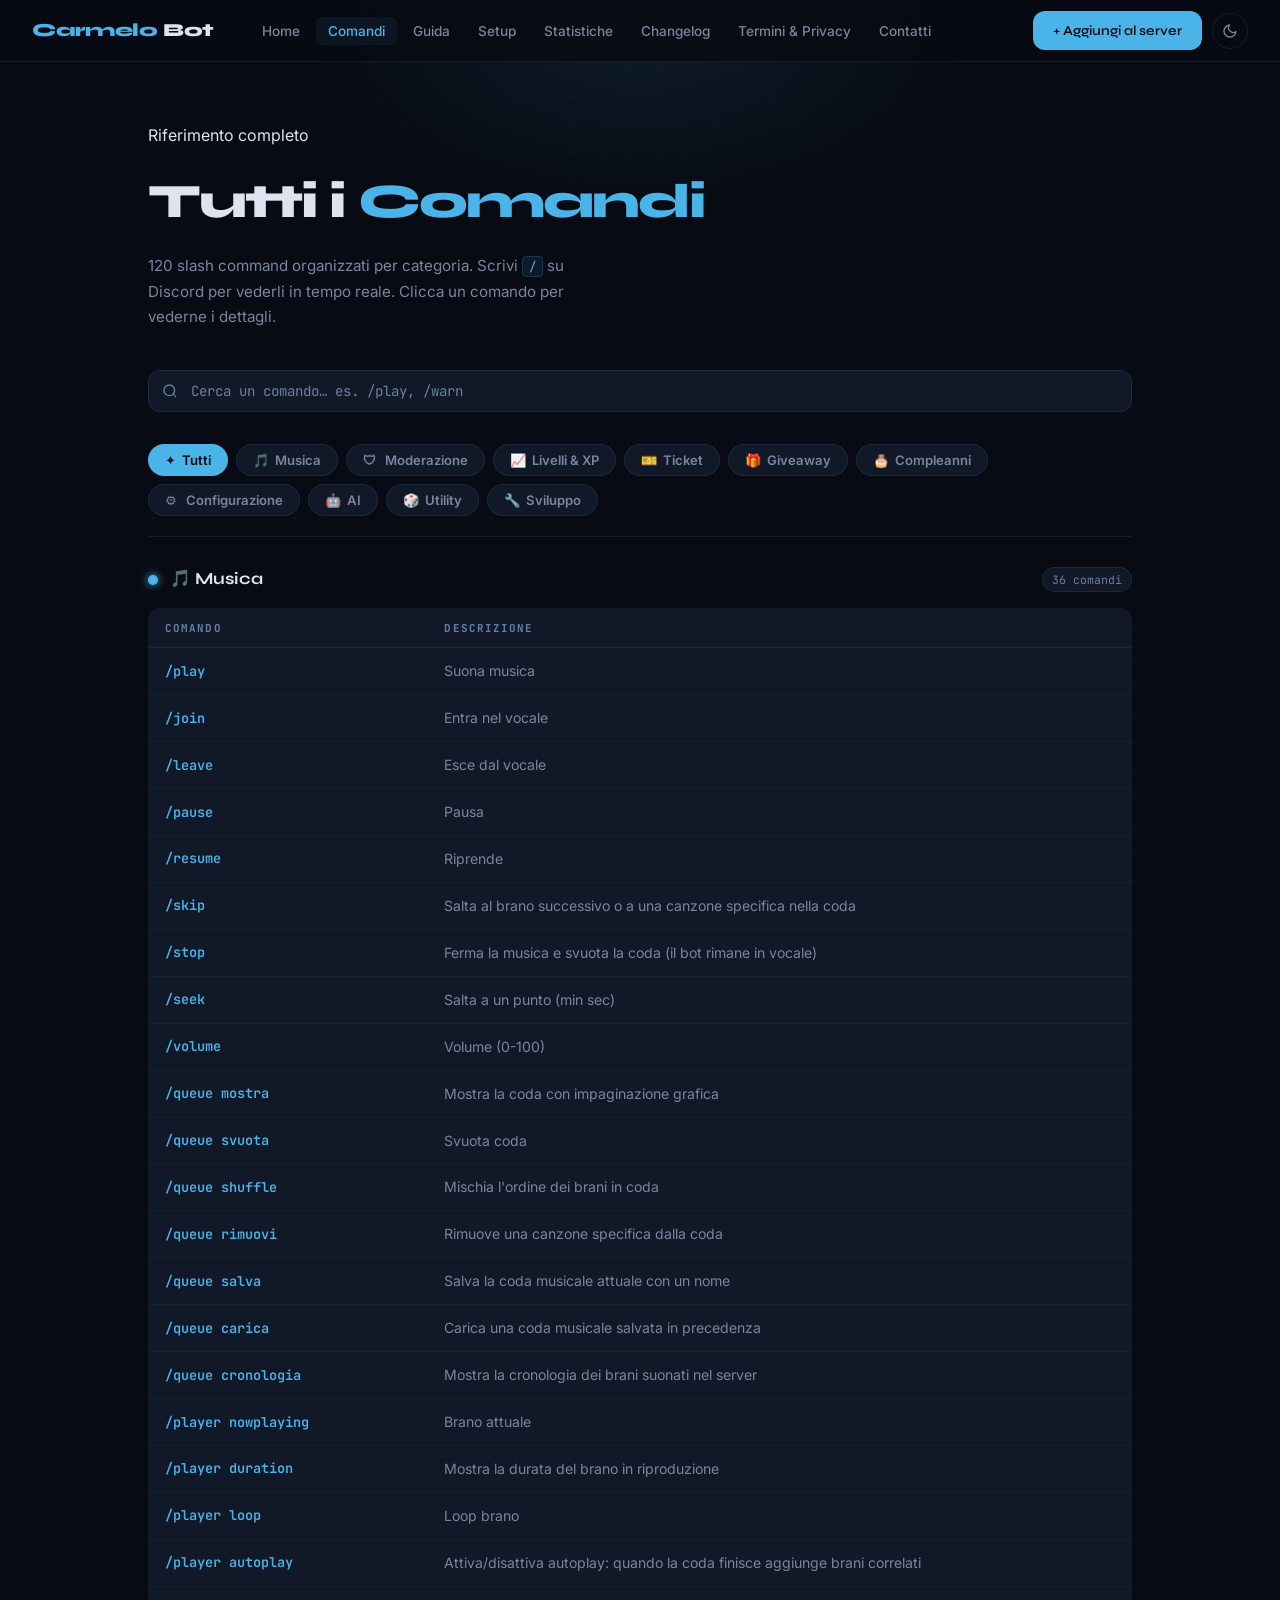
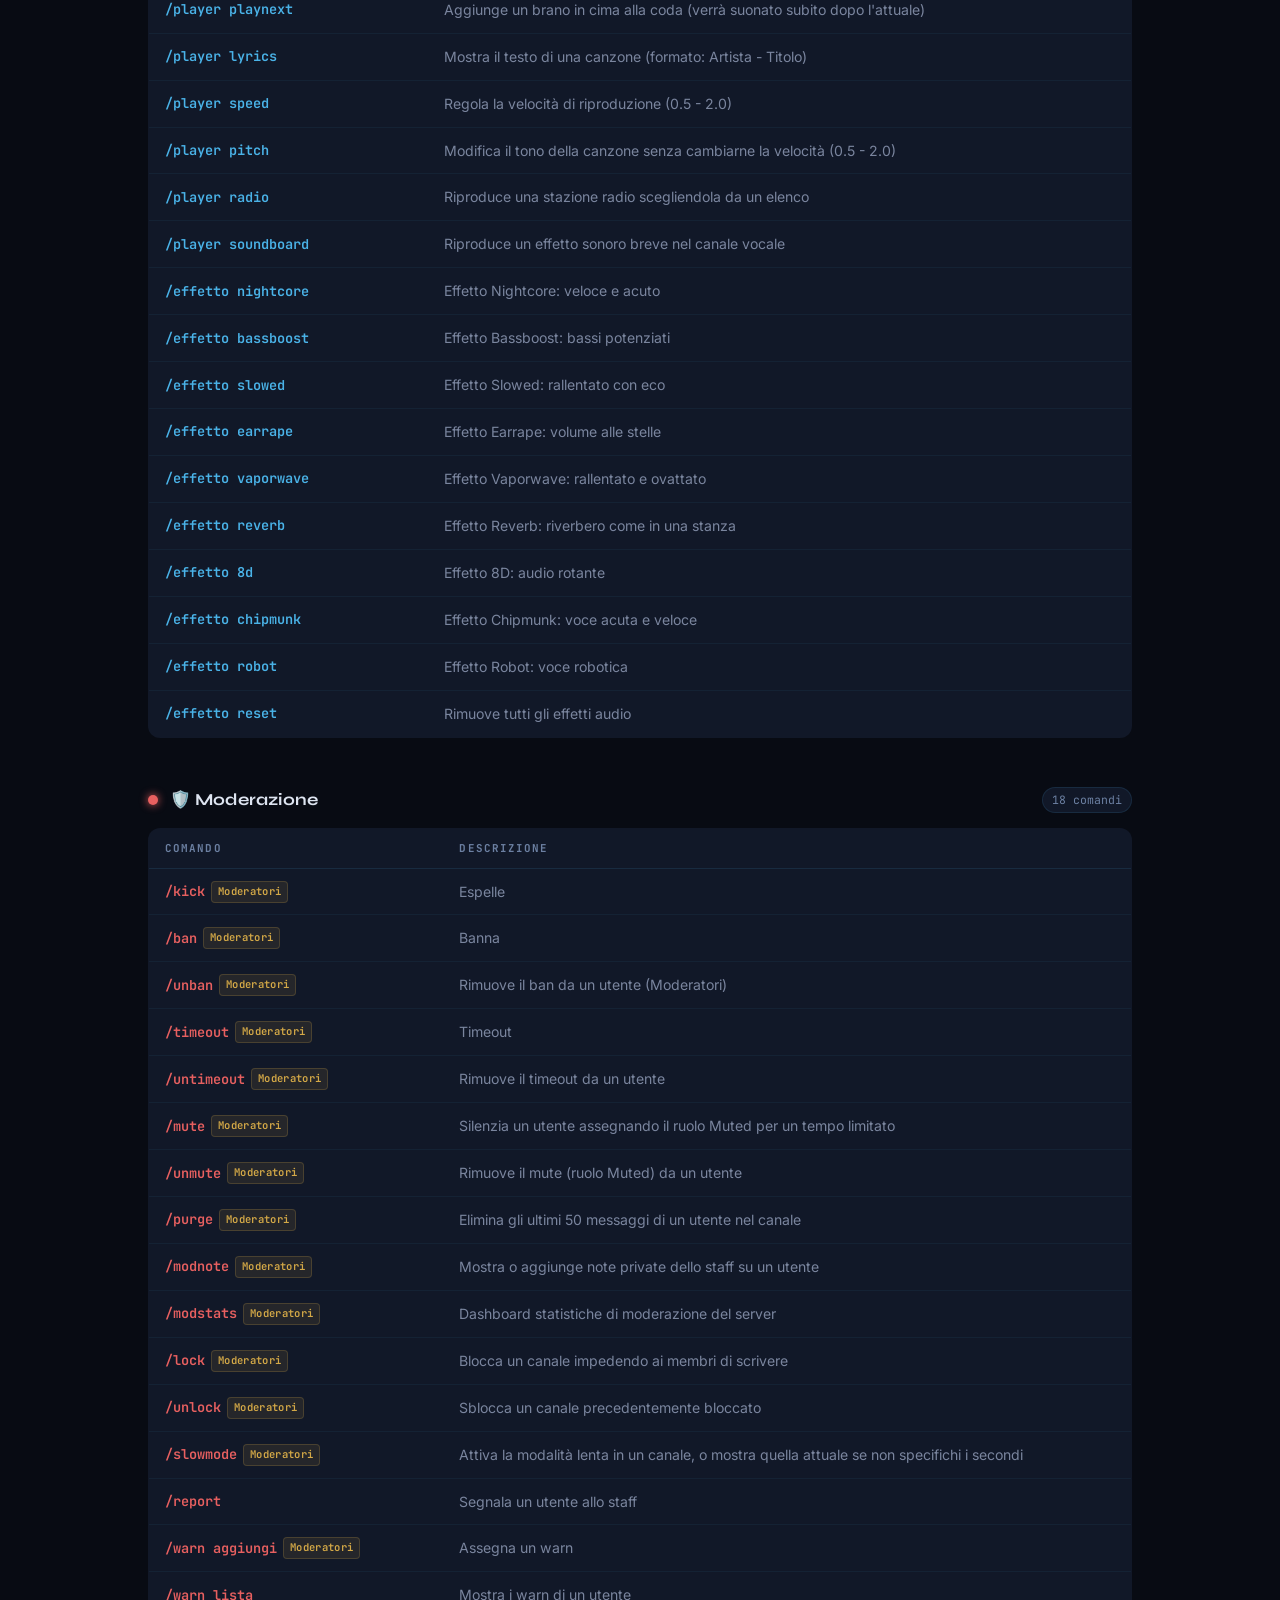
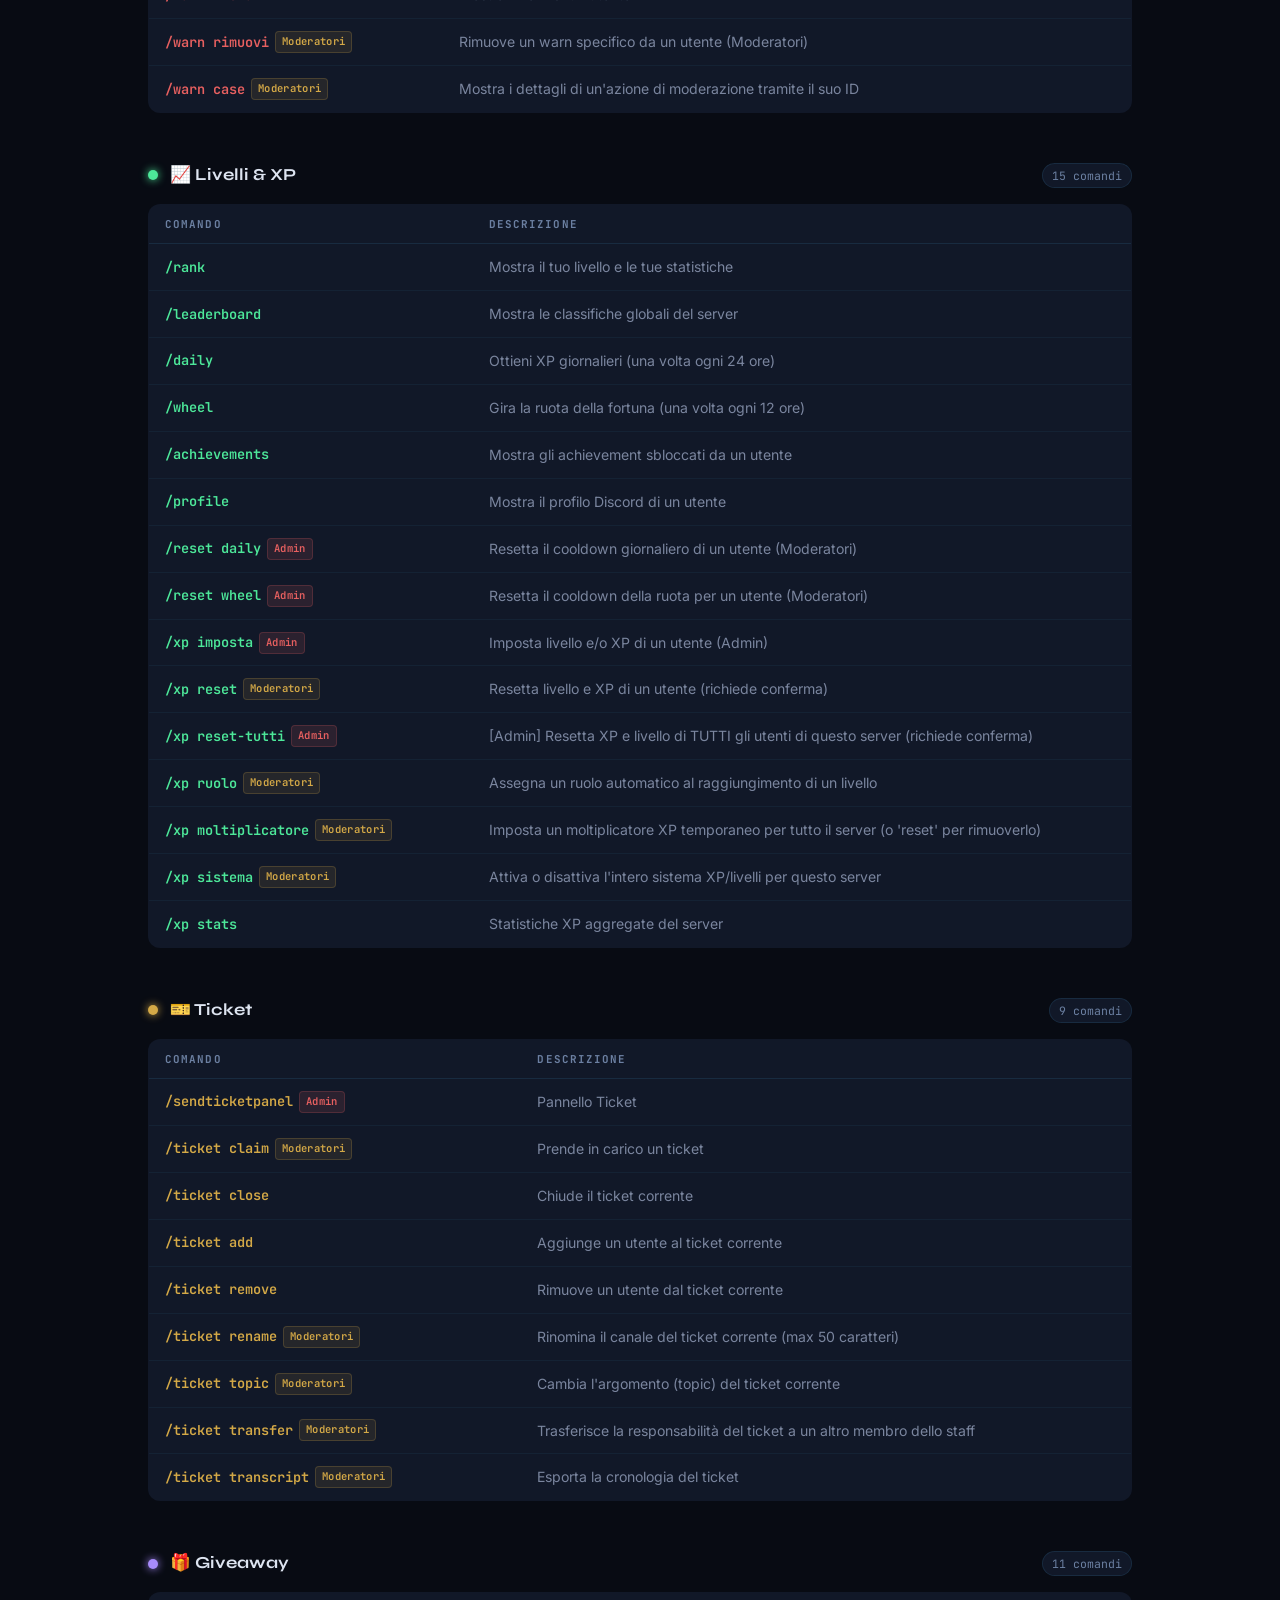
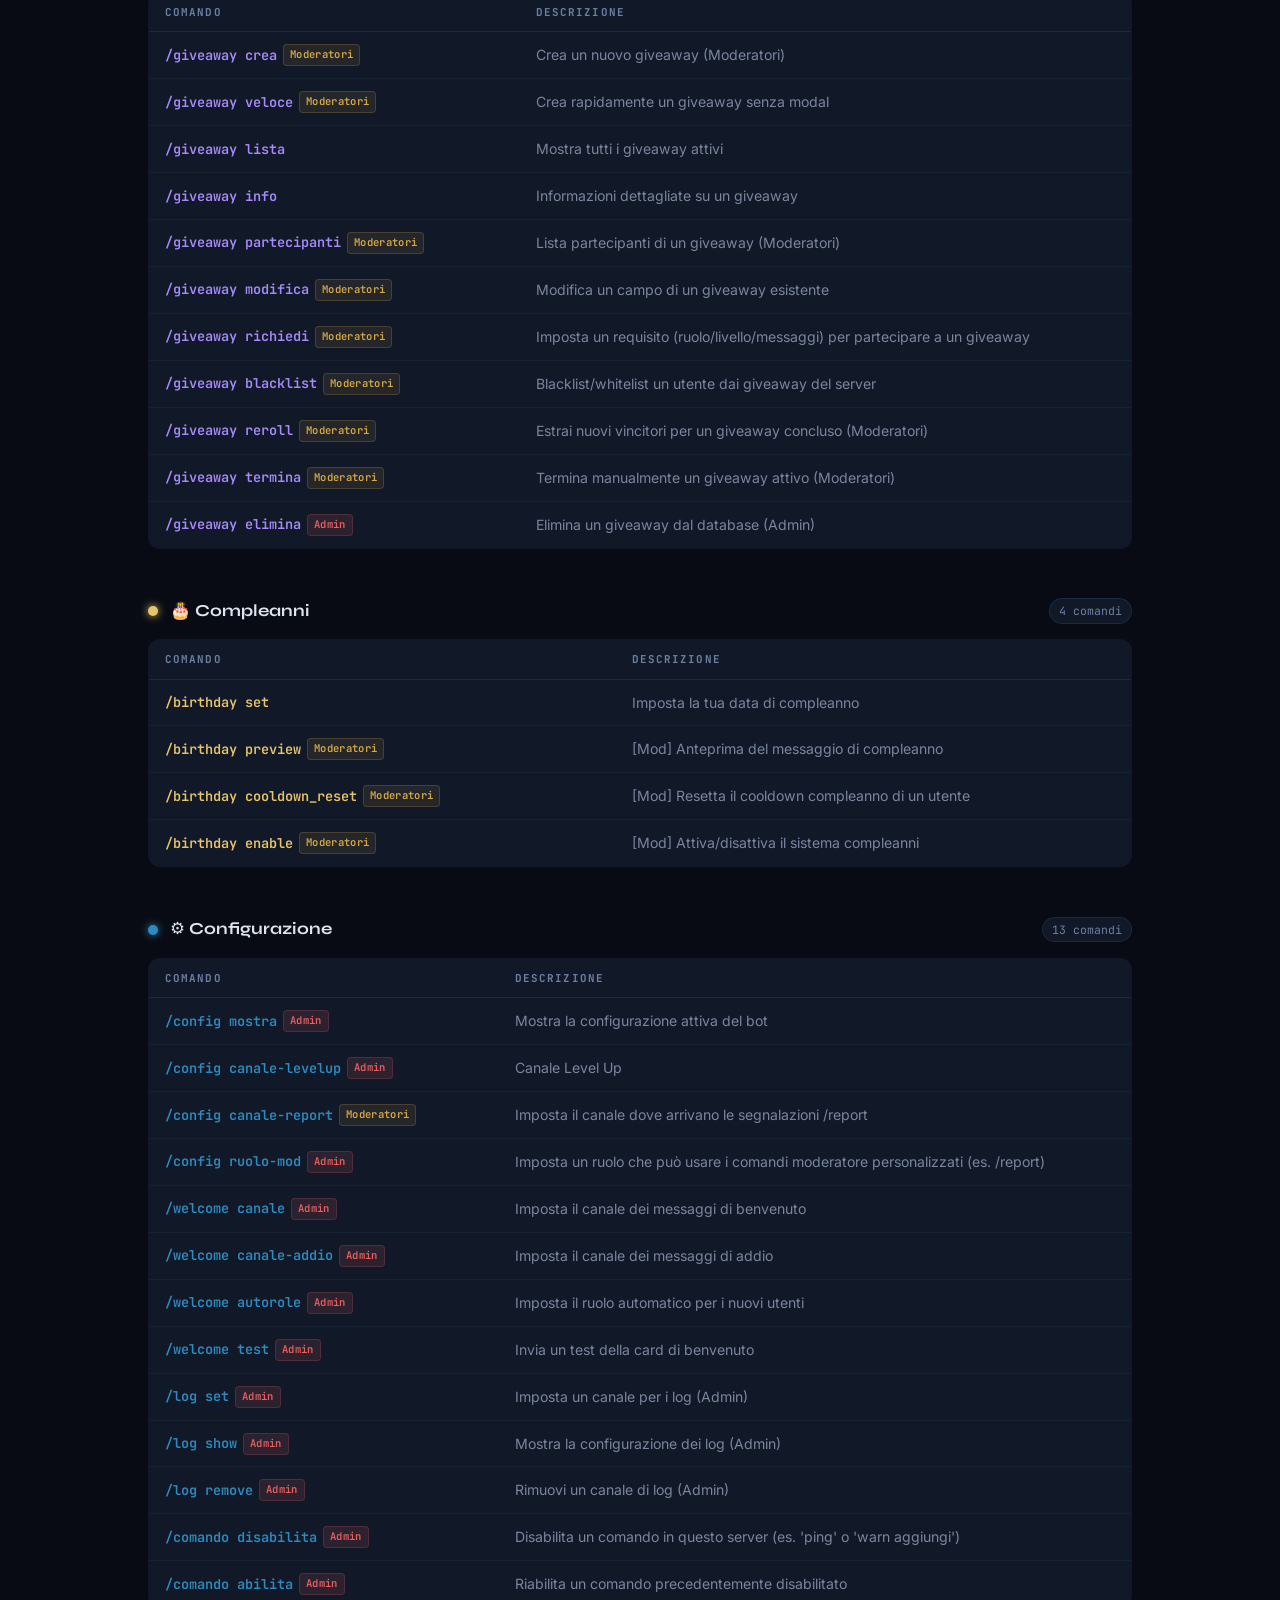
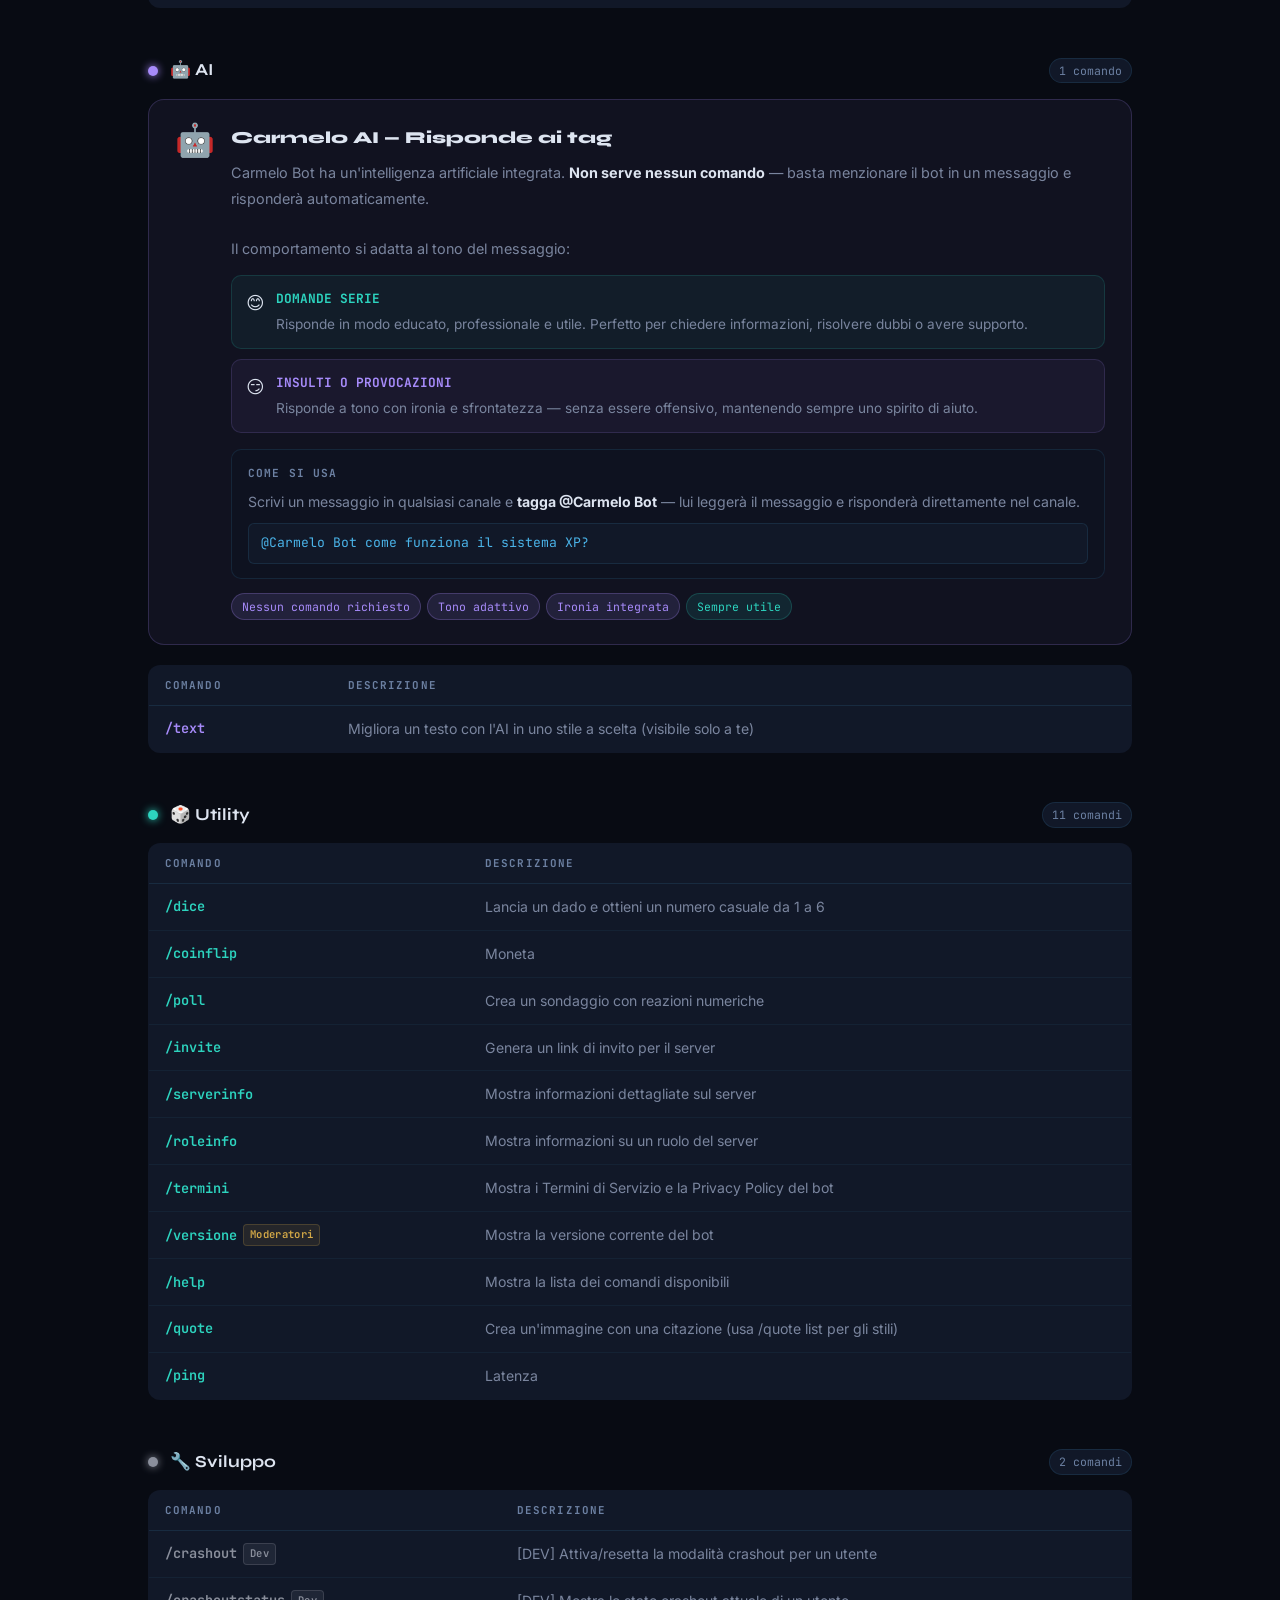
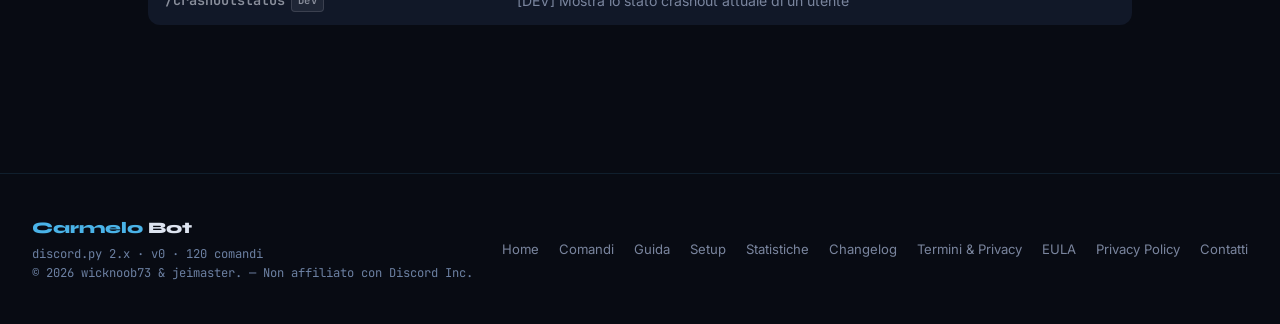
<file: commands.html>
<!DOCTYPE html>
<html lang="it">
<head>
  <meta charset="UTF-8">
  <meta name="viewport" content="width=device-width, initial-scale=1.0">
  <title>Comandi — Carmelo Bot</title>
  <meta name="description" content="Lista completa dei 120 comandi slash di Carmelo Bot, organizzata per categoria.">
  <link rel="canonical" href="https://wicknoob73.github.io/commands.html">
  <meta property="og:type"        content="website">
  <meta property="og:title"       content="Comandi — Carmelo Bot">
  <meta property="og:description" content="120 slash command organizzati per categoria. Musica, moderazione, livelli, ticket, giveaway e utility.">
  <meta property="og:image" content="https://wicknoob73.github.io/assets/og-image.png">
  <meta name="theme-color"        content="#4ab3e8">
  <link rel="icon" type="image/svg+xml" href="data:image/svg+xml,<svg xmlns='http://www.w3.org/2000/svg' viewBox='0 0 32 32'><rect width='32' height='32' rx='8' fill='%230a0c14'/><text y='24' x='4' font-size='22'>🤖</text></svg>">
  <link rel="icon" type="image/x-icon" href="favicon.ico">
  <link rel="preconnect" href="https://fonts.googleapis.com">
  <link rel="preconnect" href="https://fonts.gstatic.com" crossorigin>
  <link rel="stylesheet" href="https://fonts.googleapis.com/css2?family=Syne:wght@400;600;700;800&family=Inter:wght@300;400;500;600&family=JetBrains+Mono:wght@400;500&display=swap">
  <link rel="stylesheet" href="style.css">
  <style>
    .page-hero { padding: 60px 0 40px; }
    .page-hero h1 {
      font-family: var(--font-display);
      font-size: clamp(2rem, 5vw, 3rem);
      font-weight: 800; letter-spacing: -0.04em;
      margin: 12px 0 10px;
    }
    .page-hero p { color: var(--text-secondary); font-size: 0.95rem; max-width: 460px; }

    /* Filter pills */
    .cat-filter {
      display: flex; flex-wrap: wrap; gap: 8px;
      margin: 32px 0 28px;
      padding-bottom: 20px;
      border-bottom: 1px solid var(--border);
    }
    .cat-pill {
      display: inline-flex; align-items: center; gap: 6px;
      padding: 7px 16px; border-radius: 999px;
      font-size: 0.82rem; font-weight: 600;
      color: var(--text-secondary);
      background: var(--bg-card);
      border: 1px solid var(--border);
      cursor: pointer;
      transition: all var(--ease);
      user-select: none;
      font-family: var(--font-body);
    }
    .cat-pill:hover { color: var(--text-primary); border-color: var(--border-hover); }
    .cat-pill.active { color: var(--bg-base); background: var(--pill-color, var(--blue)); border-color: transparent; }

    /* Search */
    .search-wrap { position: relative; margin-bottom: 24px; }
    .search-wrap svg {
      position: absolute; left: 14px; top: 50%;
      transform: translateY(-50%);
      color: var(--text-muted); pointer-events: none;
    }
    .search-input {
      width: 100%;
      padding: 11px 16px 11px 42px;
      background: var(--bg-card);
      border: 1px solid var(--border);
      border-radius: var(--radius-md);
      color: var(--text-primary);
      font-family: var(--font-mono); font-size: 0.88rem;
      outline: none;
      transition: border-color var(--ease);
    }
    .search-input::placeholder { color: var(--text-muted); }
    .search-input:focus { border-color: var(--blue); }

    /* Category blocks */
    .cat-block { margin-bottom: 48px; }
    .cat-block.hidden { display: none; }
    .cat-heading { display: flex; align-items: center; gap: 12px; margin-bottom: 14px; }
    .cat-dot {
      width: 10px; height: 10px; border-radius: 50%;
      background: var(--cat-color);
      box-shadow: 0 0 8px var(--cat-color);
      flex-shrink: 0;
    }
    .cat-heading h2 { font-family: var(--font-display); font-size: 1.05rem; font-weight: 700; color: var(--text-primary); }
    .cat-count {
      font-size: 0.72rem; font-family: var(--font-mono);
      color: var(--text-muted);
      background: var(--bg-card); border: 1px solid var(--border);
      border-radius: 999px; padding: 2px 9px; margin-left: auto;
    }

    /* Table */
    .cmd-table {
      width: 100%; border-collapse: collapse;
      background: var(--bg-card);
      border: 1px solid var(--border);
      border-radius: var(--radius-md); overflow: hidden;
    }
    .cmd-table thead tr { border-bottom: 1px solid var(--border); }
    .cmd-table th {
      text-align: left; padding: 10px 16px;
      font-size: 0.68rem; font-weight: 700;
      letter-spacing: 0.1em; text-transform: uppercase;
      color: var(--text-muted); font-family: var(--font-mono);
    }
    .cmd-table tbody tr {
      border-bottom: 1px solid rgba(74,179,232,0.06);
      transition: background var(--ease);
    }
    .cmd-table tbody tr:last-child { border-bottom: none; }
    .cmd-table tbody tr:hover { background: var(--bg-hover); }
    .cmd-table td { padding: 11px 16px; font-size: 0.88rem; color: var(--text-secondary); vertical-align: middle; }

    /* Command name cell with copy button */
    .cmd-cell {
      display: flex; align-items: center; gap: 6px;
    }
    .cmd-name {
      font-family: var(--font-mono);
      color: var(--cat-color) !important;
      font-weight: 600; font-size: 0.85rem !important;
      white-space: nowrap;
    }
    .copy-btn {
      display: inline-flex; align-items: center; justify-content: center;
      width: 22px; height: 22px;
      background: transparent;
      border: 1px solid transparent;
      border-radius: 4px;
      cursor: pointer;
      color: var(--text-muted);
      opacity: 0;
      transition: all var(--ease);
      flex-shrink: 0;
      padding: 0;
    }
    .cmd-table tbody tr:hover .copy-btn { opacity: 1; }
    .copy-btn:hover {
      background: rgba(74,179,232,0.1);
      border-color: var(--border-hover);
      color: var(--blue);
    }
    .copy-btn.copied {
      color: var(--green);
      border-color: rgba(77,232,154,0.3);
      background: rgba(77,232,154,0.08);
      opacity: 1;
    }

    /* Badges */
    .cmd-badge {
      display: inline-block; font-size: 0.66rem;
      font-family: var(--font-mono); font-weight: 600;
      padding: 1px 6px; border-radius: 4px; letter-spacing: 0.03em;
    }
    .badge-admin { background: rgba(232,96,96,0.12); color:#e86060; border:1px solid rgba(232,96,96,0.2); }
    .badge-mod   { background: rgba(212,169,71,0.1);  color:#d4a947; border:1px solid rgba(212,169,71,0.2); }
    .badge-dev   { background: rgba(138,143,156,0.12); color:#8a8f9c; border:1px solid rgba(138,143,156,0.25); }
    .cmd-cell .cmd-badge { flex-shrink: 0; }

    /* Note under table */
    .cat-note {
      font-size: 0.8rem; color: var(--text-muted);
      margin-top: 10px; font-family: var(--font-mono);
    }

    /* No results */
    .no-results {
      text-align: center; padding: 60px 20px;
      color: var(--text-muted); font-size: 0.9rem; display: none;
    }

    @media (max-width: 640px) {
      .page-hero { padding: 40px 0 28px; }
      .copy-btn { opacity: 1; }
    }
  
    /* ── Commands search ── */
    .cmd-search-wrap {
      display: flex; gap: 10px; flex-wrap: wrap;
      margin-bottom: 24px; align-items: center;
    }
    .cmd-search {
      flex: 1; min-width: 200px;
      padding: 10px 16px;
      background: var(--bg-card);
      border: 1px solid var(--border);
      border-radius: var(--radius-md);
      color: var(--text-primary);
      font-family: var(--font-body);
      font-size: 0.9rem;
      outline: none;
      transition: border-color var(--ease);
    }
    .cmd-search::placeholder { color: var(--text-muted); }
    .cmd-search:focus { border-color: var(--blue); }
    .cmd-cats {
      display: flex; flex-wrap: wrap; gap: 6px;
    }
    .cmd-cat {
      padding: 6px 14px;
      border-radius: 999px;
      border: 1px solid var(--border);
      background: transparent;
      color: var(--text-secondary);
      font-family: var(--font-mono);
      font-size: 0.72rem; font-weight: 600;
      cursor: pointer;
      transition: all var(--ease);
    }
    .cmd-cat:hover { border-color: var(--blue); color: var(--blue); }
    .cmd-cat.active { background: var(--blue); border-color: var(--blue); color: var(--bg-base); }
    .cmd-item { transition: opacity 0.15s; }
    .cmd-item.hidden { display: none; }
    .cmd-section.hidden { display: none; }
    .cmd-no-results { color: var(--text-muted); font-size: 0.9rem; padding: 20px 0; display: none; }

  
    .cmd-panel-overlay {
      position: fixed; inset: 0;
      background: rgba(0,0,0,0.65);
      backdrop-filter: blur(5px);
      z-index: 200;
      opacity: 0; pointer-events: none;
      transition: opacity 0.2s;
      display: flex; align-items: center; justify-content: center;
      padding: 20px;
    }
    .cmd-panel-overlay.open { opacity: 1; pointer-events: all; }
    .cmd-panel {
      background: var(--bg-card);
      border: 1px solid var(--border-hover);
      border-radius: var(--radius-lg);
      width: 100%; max-width: 520px;
      max-height: 88vh; overflow-y: auto;
      padding: 32px; position: relative;
      transform: translateY(16px) scale(0.97);
      transition: transform 0.22s cubic-bezier(.4,0,.2,1);
      box-shadow: 0 24px 80px rgba(0,0,0,0.6);
    }
    .cmd-panel-overlay.open .cmd-panel { transform: translateY(0) scale(1); }
    .cmd-panel-close {
      position: absolute; top: 16px; right: 16px;
      width: 30px; height: 30px;
      background: none; border: 1px solid var(--border);
      border-radius: 50%; cursor: pointer;
      color: var(--text-muted);
      display: flex; align-items: center; justify-content: center;
      font-size: 0.9rem; transition: all var(--ease);
    }
    .cmd-panel-close:hover { border-color: var(--red); color: var(--red); }
    .cmd-panel-name { font-family:var(--font-mono); font-size:1.25rem; font-weight:700; color:var(--panel-color,var(--blue)); margin-bottom:6px; }
    .cmd-panel-badge { display:inline-block; font-size:0.68rem; font-weight:700; font-family:var(--font-mono); padding:2px 8px; border-radius:4px; margin-bottom:14px; }
    .cmd-panel-badge.admin { background:rgba(232,96,96,0.12); color:#e86060; border:1px solid rgba(232,96,96,0.2); }
    .cmd-panel-badge.mod   { background:rgba(212,169,71,0.1); color:#d4a947; border:1px solid rgba(212,169,71,0.2); }
    .cmd-panel-badge.dev   { background:rgba(138,143,156,0.12); color:#8a8f9c; border:1px solid rgba(138,143,156,0.25); }
    .cmd-panel-desc { font-size:0.92rem; color:var(--text-secondary); line-height:1.7; margin-bottom:20px; padding-bottom:18px; border-bottom:1px solid var(--border); }
    .cmd-panel-section { margin-bottom:14px; }
    .cmd-panel-section-label { font-size:0.65rem; font-weight:700; letter-spacing:0.12em; text-transform:uppercase; color:var(--text-muted); font-family:var(--font-mono); margin-bottom:6px; }
    .cmd-panel-code { background:var(--bg-surface); border:1px solid var(--border); border-radius:var(--radius-sm); padding:10px 14px; font-family:var(--font-mono); font-size:0.82rem; color:var(--text-primary); white-space:pre-wrap; }
    .cmd-panel-meta { display:flex; gap:8px; flex-wrap:wrap; margin-top:14px; }
    .cmd-panel-chip { display:inline-flex; align-items:center; gap:4px; padding:3px 10px; background:var(--bg-surface); border:1px solid var(--border); border-radius:999px; font-size:0.73rem; color:var(--text-muted); font-family:var(--font-mono); }
    .cmd-panel-copy { width:100%; margin-top:18px; padding:11px; background:var(--panel-color,var(--blue)); color:var(--bg-base); border:none; border-radius:var(--radius-md); font-family:var(--font-display); font-weight:700; font-size:0.88rem; cursor:pointer; transition:opacity var(--ease),transform var(--ease); }
    .cmd-panel-copy:hover { opacity:0.85; transform:translateY(-1px); }
    .cmd-panel-copy.copied { background:var(--green); }
    .cmd-table tbody tr { cursor:pointer; }
    .cmd-table tbody tr:hover { background:rgba(255,255,255,0.03); }

  </style>
</head>
<body>

<script src="config.js"></script>
<script src="version.js" defer></script>

<nav class="navbar">
  <a href="index.html" class="navbar-logo"><span>Carmelo</span> Bot</a>
    <ul class="navbar-links">
    <li><a href="index.html">Home</a></li>
    <li><a href="commands.html" class="active">Comandi</a></li>
    <li><a href="guide.html">Guida</a></li>
    <li><a href="setup.html">Setup</a></li>
    <li><a href="stats.html">Statistiche</a></li>
    <li><a href="changelog.html">Changelog</a></li>
    <li><a href="legal.html">Termini & Privacy</a></li>
    <li><a href="legal.html#contatti">Contatti</a></li>
  </ul>
  <a href="invite.html" class="navbar-cta">+ Aggiungi al server</a>
  <button class="theme-toggle" id="themeToggle" aria-label="Cambia tema">
    <svg class="icon-moon" viewBox="0 0 24 24" fill="none" stroke="currentColor" stroke-width="2" stroke-linecap="round" stroke-linejoin="round"><path d="M21 12.79A9 9 0 1 1 11.21 3 7 7 0 0 0 21 12.79z"/></svg>
    <svg class="icon-sun"  viewBox="0 0 24 24" fill="none" stroke="currentColor" stroke-width="2" stroke-linecap="round" stroke-linejoin="round"><circle cx="12" cy="12" r="5"/><line x1="12" y1="1" x2="12" y2="3"/><line x1="12" y1="21" x2="12" y2="23"/><line x1="4.22" y1="4.22" x2="5.64" y2="5.64"/><line x1="18.36" y1="18.36" x2="19.78" y2="19.78"/><line x1="1" y1="12" x2="3" y2="12"/><line x1="21" y1="12" x2="23" y2="12"/><line x1="4.22" y1="19.78" x2="5.64" y2="18.36"/><line x1="18.36" y1="5.64" x2="19.78" y2="4.22"/></svg>
  </button>
  <button class="hamburger" id="hamburgerBtn" aria-label="Menu"><span></span><span></span><span></span></button>
</nav>

<div class="mobile-menu" id="mobileMenu">
  <a href="index.html">Home</a>
  <a href="commands.html" class="active">Comandi</a>
  <a href="guide.html">Guida</a>
  <a href="setup.html">Setup</a>
  <a href="stats.html">Statistiche</a>
  <a href="changelog.html">Changelog</a>
  <a href="legal.html">Termini & Privacy</a>
  <a href="legal.html#contatti">Contatti</a>
  <a href="invite.html" class="mobile-cta">+ Aggiungi al server</a>
</div>

<div class="container container--wide">

  <header class="page-hero">
    <div class="section-label">Riferimento completo</div>
    <h1>Tutti i <span style="color:var(--blue);">Comandi</span></h1>
    <p>120 slash command organizzati per categoria. Scrivi <code>/</code> su Discord per vederli in tempo reale. Clicca un comando per vederne i dettagli.</p>
  </header>


  <div class="search-wrap">
    <svg width="16" height="16" viewBox="0 0 24 24" fill="none" stroke="currentColor" stroke-width="2"><circle cx="11" cy="11" r="8"/><path d="m21 21-4.35-4.35"/></svg>
    <input class="search-input" type="text" id="cmd-search" placeholder="Cerca un comando… es. /play, /warn" autocomplete="off">
  </div>

  <div class="cat-filter">
    <button class="cat-pill active" data-filter="all"        style="--pill-color:#4ab3e8;"><span aria-hidden="true">✦</span> Tutti</button>
    <button class="cat-pill" data-filter="musica"            style="--pill-color:#4ab3e8;"><span aria-hidden="true">🎵</span> Musica</button>
    <button class="cat-pill" data-filter="moderazione"       style="--pill-color:#e86060;"><span aria-hidden="true">🛡</span>️ Moderazione</button>
    <button class="cat-pill" data-filter="livelli"           style="--pill-color:#4de89a;"><span aria-hidden="true">📈</span> Livelli & XP</button>
    <button class="cat-pill" data-filter="ticket"            style="--pill-color:#d4a947;"><span aria-hidden="true">🎫</span> Ticket</button>
    <button class="cat-pill" data-filter="giveaway"          style="--pill-color:#a78bfa;"><span aria-hidden="true">🎁</span> Giveaway</button>
    <button class="cat-pill" data-filter="compleanni"        style="--pill-color:#e8c46a;"><span aria-hidden="true">🎂</span> Compleanni</button>
    <button class="cat-pill" data-filter="config"            style="--pill-color:#2d8bbf;"><span aria-hidden="true">⚙</span>️ Configurazione</button>
    <button class="cat-pill" data-filter="ia"                style="--pill-color:#a78bfa;"><span aria-hidden="true">🤖</span> AI</button>
    <button class="cat-pill" data-filter="utility"           style="--pill-color:#2dd4bf;"><span aria-hidden="true">🎲</span> Utility</button>
    <button class="cat-pill" data-filter="dev"               style="--pill-color:#8a8f9c;"><span aria-hidden="true">🔧</span> Sviluppo</button>
  </div>

  <div id="no-results" class="no-results">
    Nessun comando trovato per "<span id="no-results-term"></span>".
  </div>

  <div class="cat-block" data-cat="musica">
    <div class="cat-heading" style="--cat-color:#4ab3e8;">
      <div class="cat-dot"></div>
      <h2><span aria-hidden="true">🎵</span> Musica</h2>
      <span class="cat-count">36 comandi</span>
    </div>
    <table class="cmd-table" style="--cat-color:#4ab3e8;">
      <thead><tr><th>Comando</th><th>Descrizione</th></tr></thead>
      <tbody>
        <tr><td><div class="cmd-cell"><span class="cmd-name">/play</span><button class="copy-btn" data-cmd="/play" title="Copia"><svg width="12" height="12" viewBox="0 0 24 24" fill="none" stroke="currentColor" stroke-width="2"><rect x="9" y="9" width="13" height="13" rx="2"/><path d="M5 15H4a2 2 0 0 1-2-2V4a2 2 0 0 1 2-2h9a2 2 0 0 1 2 2v1"/></svg></button></div></td><td>Suona musica</td></tr>
        <tr><td><div class="cmd-cell"><span class="cmd-name">/join</span><button class="copy-btn" data-cmd="/join" title="Copia"><svg width="12" height="12" viewBox="0 0 24 24" fill="none" stroke="currentColor" stroke-width="2"><rect x="9" y="9" width="13" height="13" rx="2"/><path d="M5 15H4a2 2 0 0 1-2-2V4a2 2 0 0 1 2-2h9a2 2 0 0 1 2 2v1"/></svg></button></div></td><td>Entra nel vocale</td></tr>
        <tr><td><div class="cmd-cell"><span class="cmd-name">/leave</span><button class="copy-btn" data-cmd="/leave" title="Copia"><svg width="12" height="12" viewBox="0 0 24 24" fill="none" stroke="currentColor" stroke-width="2"><rect x="9" y="9" width="13" height="13" rx="2"/><path d="M5 15H4a2 2 0 0 1-2-2V4a2 2 0 0 1 2-2h9a2 2 0 0 1 2 2v1"/></svg></button></div></td><td>Esce dal vocale</td></tr>
        <tr><td><div class="cmd-cell"><span class="cmd-name">/pause</span><button class="copy-btn" data-cmd="/pause" title="Copia"><svg width="12" height="12" viewBox="0 0 24 24" fill="none" stroke="currentColor" stroke-width="2"><rect x="9" y="9" width="13" height="13" rx="2"/><path d="M5 15H4a2 2 0 0 1-2-2V4a2 2 0 0 1 2-2h9a2 2 0 0 1 2 2v1"/></svg></button></div></td><td>Pausa</td></tr>
        <tr><td><div class="cmd-cell"><span class="cmd-name">/resume</span><button class="copy-btn" data-cmd="/resume" title="Copia"><svg width="12" height="12" viewBox="0 0 24 24" fill="none" stroke="currentColor" stroke-width="2"><rect x="9" y="9" width="13" height="13" rx="2"/><path d="M5 15H4a2 2 0 0 1-2-2V4a2 2 0 0 1 2-2h9a2 2 0 0 1 2 2v1"/></svg></button></div></td><td>Riprende</td></tr>
        <tr><td><div class="cmd-cell"><span class="cmd-name">/skip</span><button class="copy-btn" data-cmd="/skip" title="Copia"><svg width="12" height="12" viewBox="0 0 24 24" fill="none" stroke="currentColor" stroke-width="2"><rect x="9" y="9" width="13" height="13" rx="2"/><path d="M5 15H4a2 2 0 0 1-2-2V4a2 2 0 0 1 2-2h9a2 2 0 0 1 2 2v1"/></svg></button></div></td><td>Salta al brano successivo o a una canzone specifica nella coda</td></tr>
        <tr><td><div class="cmd-cell"><span class="cmd-name">/stop</span><button class="copy-btn" data-cmd="/stop" title="Copia"><svg width="12" height="12" viewBox="0 0 24 24" fill="none" stroke="currentColor" stroke-width="2"><rect x="9" y="9" width="13" height="13" rx="2"/><path d="M5 15H4a2 2 0 0 1-2-2V4a2 2 0 0 1 2-2h9a2 2 0 0 1 2 2v1"/></svg></button></div></td><td>Ferma la musica e svuota la coda (il bot rimane in vocale)</td></tr>
        <tr><td><div class="cmd-cell"><span class="cmd-name">/seek</span><button class="copy-btn" data-cmd="/seek" title="Copia"><svg width="12" height="12" viewBox="0 0 24 24" fill="none" stroke="currentColor" stroke-width="2"><rect x="9" y="9" width="13" height="13" rx="2"/><path d="M5 15H4a2 2 0 0 1-2-2V4a2 2 0 0 1 2-2h9a2 2 0 0 1 2 2v1"/></svg></button></div></td><td>Salta a un punto (min sec)</td></tr>
        <tr><td><div class="cmd-cell"><span class="cmd-name">/volume</span><button class="copy-btn" data-cmd="/volume" title="Copia"><svg width="12" height="12" viewBox="0 0 24 24" fill="none" stroke="currentColor" stroke-width="2"><rect x="9" y="9" width="13" height="13" rx="2"/><path d="M5 15H4a2 2 0 0 1-2-2V4a2 2 0 0 1 2-2h9a2 2 0 0 1 2 2v1"/></svg></button></div></td><td>Volume (0-100)</td></tr>
        <tr><td><div class="cmd-cell"><span class="cmd-name">/queue mostra</span><button class="copy-btn" data-cmd="/queue mostra" title="Copia"><svg width="12" height="12" viewBox="0 0 24 24" fill="none" stroke="currentColor" stroke-width="2"><rect x="9" y="9" width="13" height="13" rx="2"/><path d="M5 15H4a2 2 0 0 1-2-2V4a2 2 0 0 1 2-2h9a2 2 0 0 1 2 2v1"/></svg></button></div></td><td>Mostra la coda con impaginazione grafica</td></tr>
        <tr><td><div class="cmd-cell"><span class="cmd-name">/queue svuota</span><button class="copy-btn" data-cmd="/queue svuota" title="Copia"><svg width="12" height="12" viewBox="0 0 24 24" fill="none" stroke="currentColor" stroke-width="2"><rect x="9" y="9" width="13" height="13" rx="2"/><path d="M5 15H4a2 2 0 0 1-2-2V4a2 2 0 0 1 2-2h9a2 2 0 0 1 2 2v1"/></svg></button></div></td><td>Svuota coda</td></tr>
        <tr><td><div class="cmd-cell"><span class="cmd-name">/queue shuffle</span><button class="copy-btn" data-cmd="/queue shuffle" title="Copia"><svg width="12" height="12" viewBox="0 0 24 24" fill="none" stroke="currentColor" stroke-width="2"><rect x="9" y="9" width="13" height="13" rx="2"/><path d="M5 15H4a2 2 0 0 1-2-2V4a2 2 0 0 1 2-2h9a2 2 0 0 1 2 2v1"/></svg></button></div></td><td>Mischia l&#x27;ordine dei brani in coda</td></tr>
        <tr><td><div class="cmd-cell"><span class="cmd-name">/queue rimuovi</span><button class="copy-btn" data-cmd="/queue rimuovi" title="Copia"><svg width="12" height="12" viewBox="0 0 24 24" fill="none" stroke="currentColor" stroke-width="2"><rect x="9" y="9" width="13" height="13" rx="2"/><path d="M5 15H4a2 2 0 0 1-2-2V4a2 2 0 0 1 2-2h9a2 2 0 0 1 2 2v1"/></svg></button></div></td><td>Rimuove una canzone specifica dalla coda</td></tr>
        <tr><td><div class="cmd-cell"><span class="cmd-name">/queue salva</span><button class="copy-btn" data-cmd="/queue salva" title="Copia"><svg width="12" height="12" viewBox="0 0 24 24" fill="none" stroke="currentColor" stroke-width="2"><rect x="9" y="9" width="13" height="13" rx="2"/><path d="M5 15H4a2 2 0 0 1-2-2V4a2 2 0 0 1 2-2h9a2 2 0 0 1 2 2v1"/></svg></button></div></td><td>Salva la coda musicale attuale con un nome</td></tr>
        <tr><td><div class="cmd-cell"><span class="cmd-name">/queue carica</span><button class="copy-btn" data-cmd="/queue carica" title="Copia"><svg width="12" height="12" viewBox="0 0 24 24" fill="none" stroke="currentColor" stroke-width="2"><rect x="9" y="9" width="13" height="13" rx="2"/><path d="M5 15H4a2 2 0 0 1-2-2V4a2 2 0 0 1 2-2h9a2 2 0 0 1 2 2v1"/></svg></button></div></td><td>Carica una coda musicale salvata in precedenza</td></tr>
        <tr><td><div class="cmd-cell"><span class="cmd-name">/queue cronologia</span><button class="copy-btn" data-cmd="/queue cronologia" title="Copia"><svg width="12" height="12" viewBox="0 0 24 24" fill="none" stroke="currentColor" stroke-width="2"><rect x="9" y="9" width="13" height="13" rx="2"/><path d="M5 15H4a2 2 0 0 1-2-2V4a2 2 0 0 1 2-2h9a2 2 0 0 1 2 2v1"/></svg></button></div></td><td>Mostra la cronologia dei brani suonati nel server</td></tr>
        <tr><td><div class="cmd-cell"><span class="cmd-name">/player nowplaying</span><button class="copy-btn" data-cmd="/player nowplaying" title="Copia"><svg width="12" height="12" viewBox="0 0 24 24" fill="none" stroke="currentColor" stroke-width="2"><rect x="9" y="9" width="13" height="13" rx="2"/><path d="M5 15H4a2 2 0 0 1-2-2V4a2 2 0 0 1 2-2h9a2 2 0 0 1 2 2v1"/></svg></button></div></td><td>Brano attuale</td></tr>
        <tr><td><div class="cmd-cell"><span class="cmd-name">/player duration</span><button class="copy-btn" data-cmd="/player duration" title="Copia"><svg width="12" height="12" viewBox="0 0 24 24" fill="none" stroke="currentColor" stroke-width="2"><rect x="9" y="9" width="13" height="13" rx="2"/><path d="M5 15H4a2 2 0 0 1-2-2V4a2 2 0 0 1 2-2h9a2 2 0 0 1 2 2v1"/></svg></button></div></td><td>Mostra la durata del brano in riproduzione</td></tr>
        <tr><td><div class="cmd-cell"><span class="cmd-name">/player loop</span><button class="copy-btn" data-cmd="/player loop" title="Copia"><svg width="12" height="12" viewBox="0 0 24 24" fill="none" stroke="currentColor" stroke-width="2"><rect x="9" y="9" width="13" height="13" rx="2"/><path d="M5 15H4a2 2 0 0 1-2-2V4a2 2 0 0 1 2-2h9a2 2 0 0 1 2 2v1"/></svg></button></div></td><td>Loop brano</td></tr>
        <tr><td><div class="cmd-cell"><span class="cmd-name">/player autoplay</span><button class="copy-btn" data-cmd="/player autoplay" title="Copia"><svg width="12" height="12" viewBox="0 0 24 24" fill="none" stroke="currentColor" stroke-width="2"><rect x="9" y="9" width="13" height="13" rx="2"/><path d="M5 15H4a2 2 0 0 1-2-2V4a2 2 0 0 1 2-2h9a2 2 0 0 1 2 2v1"/></svg></button></div></td><td>Attiva/disattiva autoplay: quando la coda finisce aggiunge brani correlati</td></tr>
        <tr><td><div class="cmd-cell"><span class="cmd-name">/player playnext</span><button class="copy-btn" data-cmd="/player playnext" title="Copia"><svg width="12" height="12" viewBox="0 0 24 24" fill="none" stroke="currentColor" stroke-width="2"><rect x="9" y="9" width="13" height="13" rx="2"/><path d="M5 15H4a2 2 0 0 1-2-2V4a2 2 0 0 1 2-2h9a2 2 0 0 1 2 2v1"/></svg></button></div></td><td>Aggiunge un brano in cima alla coda (verrà suonato subito dopo l&#x27;attuale)</td></tr>
        <tr><td><div class="cmd-cell"><span class="cmd-name">/player lyrics</span><button class="copy-btn" data-cmd="/player lyrics" title="Copia"><svg width="12" height="12" viewBox="0 0 24 24" fill="none" stroke="currentColor" stroke-width="2"><rect x="9" y="9" width="13" height="13" rx="2"/><path d="M5 15H4a2 2 0 0 1-2-2V4a2 2 0 0 1 2-2h9a2 2 0 0 1 2 2v1"/></svg></button></div></td><td>Mostra il testo di una canzone (formato: Artista - Titolo)</td></tr>
        <tr><td><div class="cmd-cell"><span class="cmd-name">/player speed</span><button class="copy-btn" data-cmd="/player speed" title="Copia"><svg width="12" height="12" viewBox="0 0 24 24" fill="none" stroke="currentColor" stroke-width="2"><rect x="9" y="9" width="13" height="13" rx="2"/><path d="M5 15H4a2 2 0 0 1-2-2V4a2 2 0 0 1 2-2h9a2 2 0 0 1 2 2v1"/></svg></button></div></td><td>Regola la velocità di riproduzione (0.5 - 2.0)</td></tr>
        <tr><td><div class="cmd-cell"><span class="cmd-name">/player pitch</span><button class="copy-btn" data-cmd="/player pitch" title="Copia"><svg width="12" height="12" viewBox="0 0 24 24" fill="none" stroke="currentColor" stroke-width="2"><rect x="9" y="9" width="13" height="13" rx="2"/><path d="M5 15H4a2 2 0 0 1-2-2V4a2 2 0 0 1 2-2h9a2 2 0 0 1 2 2v1"/></svg></button></div></td><td>Modifica il tono della canzone senza cambiarne la velocità (0.5 - 2.0)</td></tr>
        <tr><td><div class="cmd-cell"><span class="cmd-name">/player radio</span><button class="copy-btn" data-cmd="/player radio" title="Copia"><svg width="12" height="12" viewBox="0 0 24 24" fill="none" stroke="currentColor" stroke-width="2"><rect x="9" y="9" width="13" height="13" rx="2"/><path d="M5 15H4a2 2 0 0 1-2-2V4a2 2 0 0 1 2-2h9a2 2 0 0 1 2 2v1"/></svg></button></div></td><td>Riproduce una stazione radio scegliendola da un elenco</td></tr>
        <tr><td><div class="cmd-cell"><span class="cmd-name">/player soundboard</span><button class="copy-btn" data-cmd="/player soundboard" title="Copia"><svg width="12" height="12" viewBox="0 0 24 24" fill="none" stroke="currentColor" stroke-width="2"><rect x="9" y="9" width="13" height="13" rx="2"/><path d="M5 15H4a2 2 0 0 1-2-2V4a2 2 0 0 1 2-2h9a2 2 0 0 1 2 2v1"/></svg></button></div></td><td>Riproduce un effetto sonoro breve nel canale vocale</td></tr>
        <tr><td><div class="cmd-cell"><span class="cmd-name">/effetto nightcore</span><button class="copy-btn" data-cmd="/effetto nightcore" title="Copia"><svg width="12" height="12" viewBox="0 0 24 24" fill="none" stroke="currentColor" stroke-width="2"><rect x="9" y="9" width="13" height="13" rx="2"/><path d="M5 15H4a2 2 0 0 1-2-2V4a2 2 0 0 1 2-2h9a2 2 0 0 1 2 2v1"/></svg></button></div></td><td>Effetto Nightcore: veloce e acuto</td></tr>
        <tr><td><div class="cmd-cell"><span class="cmd-name">/effetto bassboost</span><button class="copy-btn" data-cmd="/effetto bassboost" title="Copia"><svg width="12" height="12" viewBox="0 0 24 24" fill="none" stroke="currentColor" stroke-width="2"><rect x="9" y="9" width="13" height="13" rx="2"/><path d="M5 15H4a2 2 0 0 1-2-2V4a2 2 0 0 1 2-2h9a2 2 0 0 1 2 2v1"/></svg></button></div></td><td>Effetto Bassboost: bassi potenziati</td></tr>
        <tr><td><div class="cmd-cell"><span class="cmd-name">/effetto slowed</span><button class="copy-btn" data-cmd="/effetto slowed" title="Copia"><svg width="12" height="12" viewBox="0 0 24 24" fill="none" stroke="currentColor" stroke-width="2"><rect x="9" y="9" width="13" height="13" rx="2"/><path d="M5 15H4a2 2 0 0 1-2-2V4a2 2 0 0 1 2-2h9a2 2 0 0 1 2 2v1"/></svg></button></div></td><td>Effetto Slowed: rallentato con eco</td></tr>
        <tr><td><div class="cmd-cell"><span class="cmd-name">/effetto earrape</span><button class="copy-btn" data-cmd="/effetto earrape" title="Copia"><svg width="12" height="12" viewBox="0 0 24 24" fill="none" stroke="currentColor" stroke-width="2"><rect x="9" y="9" width="13" height="13" rx="2"/><path d="M5 15H4a2 2 0 0 1-2-2V4a2 2 0 0 1 2-2h9a2 2 0 0 1 2 2v1"/></svg></button></div></td><td>Effetto Earrape: volume alle stelle</td></tr>
        <tr><td><div class="cmd-cell"><span class="cmd-name">/effetto vaporwave</span><button class="copy-btn" data-cmd="/effetto vaporwave" title="Copia"><svg width="12" height="12" viewBox="0 0 24 24" fill="none" stroke="currentColor" stroke-width="2"><rect x="9" y="9" width="13" height="13" rx="2"/><path d="M5 15H4a2 2 0 0 1-2-2V4a2 2 0 0 1 2-2h9a2 2 0 0 1 2 2v1"/></svg></button></div></td><td>Effetto Vaporwave: rallentato e ovattato</td></tr>
        <tr><td><div class="cmd-cell"><span class="cmd-name">/effetto reverb</span><button class="copy-btn" data-cmd="/effetto reverb" title="Copia"><svg width="12" height="12" viewBox="0 0 24 24" fill="none" stroke="currentColor" stroke-width="2"><rect x="9" y="9" width="13" height="13" rx="2"/><path d="M5 15H4a2 2 0 0 1-2-2V4a2 2 0 0 1 2-2h9a2 2 0 0 1 2 2v1"/></svg></button></div></td><td>Effetto Reverb: riverbero come in una stanza</td></tr>
        <tr><td><div class="cmd-cell"><span class="cmd-name">/effetto 8d</span><button class="copy-btn" data-cmd="/effetto 8d" title="Copia"><svg width="12" height="12" viewBox="0 0 24 24" fill="none" stroke="currentColor" stroke-width="2"><rect x="9" y="9" width="13" height="13" rx="2"/><path d="M5 15H4a2 2 0 0 1-2-2V4a2 2 0 0 1 2-2h9a2 2 0 0 1 2 2v1"/></svg></button></div></td><td>Effetto 8D: audio rotante</td></tr>
        <tr><td><div class="cmd-cell"><span class="cmd-name">/effetto chipmunk</span><button class="copy-btn" data-cmd="/effetto chipmunk" title="Copia"><svg width="12" height="12" viewBox="0 0 24 24" fill="none" stroke="currentColor" stroke-width="2"><rect x="9" y="9" width="13" height="13" rx="2"/><path d="M5 15H4a2 2 0 0 1-2-2V4a2 2 0 0 1 2-2h9a2 2 0 0 1 2 2v1"/></svg></button></div></td><td>Effetto Chipmunk: voce acuta e veloce</td></tr>
        <tr><td><div class="cmd-cell"><span class="cmd-name">/effetto robot</span><button class="copy-btn" data-cmd="/effetto robot" title="Copia"><svg width="12" height="12" viewBox="0 0 24 24" fill="none" stroke="currentColor" stroke-width="2"><rect x="9" y="9" width="13" height="13" rx="2"/><path d="M5 15H4a2 2 0 0 1-2-2V4a2 2 0 0 1 2-2h9a2 2 0 0 1 2 2v1"/></svg></button></div></td><td>Effetto Robot: voce robotica</td></tr>
        <tr><td><div class="cmd-cell"><span class="cmd-name">/effetto reset</span><button class="copy-btn" data-cmd="/effetto reset" title="Copia"><svg width="12" height="12" viewBox="0 0 24 24" fill="none" stroke="currentColor" stroke-width="2"><rect x="9" y="9" width="13" height="13" rx="2"/><path d="M5 15H4a2 2 0 0 1-2-2V4a2 2 0 0 1 2-2h9a2 2 0 0 1 2 2v1"/></svg></button></div></td><td>Rimuove tutti gli effetti audio</td></tr>
      </tbody>
    </table>
  </div>

  <div class="cat-block" data-cat="moderazione">
    <div class="cat-heading" style="--cat-color:#e86060;">
      <div class="cat-dot"></div>
      <h2><span aria-hidden="true">🛡</span>️ Moderazione</h2>
      <span class="cat-count">18 comandi</span>
    </div>
    <table class="cmd-table" style="--cat-color:#e86060;">
      <thead><tr><th>Comando</th><th>Descrizione</th></tr></thead>
      <tbody>
        <tr><td><div class="cmd-cell"><span class="cmd-name">/kick</span><span class="cmd-badge badge-mod">Moderatori</span><button class="copy-btn" data-cmd="/kick" title="Copia"><svg width="12" height="12" viewBox="0 0 24 24" fill="none" stroke="currentColor" stroke-width="2"><rect x="9" y="9" width="13" height="13" rx="2"/><path d="M5 15H4a2 2 0 0 1-2-2V4a2 2 0 0 1 2-2h9a2 2 0 0 1 2 2v1"/></svg></button></div></td><td>Espelle</td></tr>
        <tr><td><div class="cmd-cell"><span class="cmd-name">/ban</span><span class="cmd-badge badge-mod">Moderatori</span><button class="copy-btn" data-cmd="/ban" title="Copia"><svg width="12" height="12" viewBox="0 0 24 24" fill="none" stroke="currentColor" stroke-width="2"><rect x="9" y="9" width="13" height="13" rx="2"/><path d="M5 15H4a2 2 0 0 1-2-2V4a2 2 0 0 1 2-2h9a2 2 0 0 1 2 2v1"/></svg></button></div></td><td>Banna</td></tr>
        <tr><td><div class="cmd-cell"><span class="cmd-name">/unban</span><span class="cmd-badge badge-mod">Moderatori</span><button class="copy-btn" data-cmd="/unban" title="Copia"><svg width="12" height="12" viewBox="0 0 24 24" fill="none" stroke="currentColor" stroke-width="2"><rect x="9" y="9" width="13" height="13" rx="2"/><path d="M5 15H4a2 2 0 0 1-2-2V4a2 2 0 0 1 2-2h9a2 2 0 0 1 2 2v1"/></svg></button></div></td><td>Rimuove il ban da un utente (Moderatori)</td></tr>
        <tr><td><div class="cmd-cell"><span class="cmd-name">/timeout</span><span class="cmd-badge badge-mod">Moderatori</span><button class="copy-btn" data-cmd="/timeout" title="Copia"><svg width="12" height="12" viewBox="0 0 24 24" fill="none" stroke="currentColor" stroke-width="2"><rect x="9" y="9" width="13" height="13" rx="2"/><path d="M5 15H4a2 2 0 0 1-2-2V4a2 2 0 0 1 2-2h9a2 2 0 0 1 2 2v1"/></svg></button></div></td><td>Timeout</td></tr>
        <tr><td><div class="cmd-cell"><span class="cmd-name">/untimeout</span><span class="cmd-badge badge-mod">Moderatori</span><button class="copy-btn" data-cmd="/untimeout" title="Copia"><svg width="12" height="12" viewBox="0 0 24 24" fill="none" stroke="currentColor" stroke-width="2"><rect x="9" y="9" width="13" height="13" rx="2"/><path d="M5 15H4a2 2 0 0 1-2-2V4a2 2 0 0 1 2-2h9a2 2 0 0 1 2 2v1"/></svg></button></div></td><td>Rimuove il timeout da un utente</td></tr>
        <tr><td><div class="cmd-cell"><span class="cmd-name">/mute</span><span class="cmd-badge badge-mod">Moderatori</span><button class="copy-btn" data-cmd="/mute" title="Copia"><svg width="12" height="12" viewBox="0 0 24 24" fill="none" stroke="currentColor" stroke-width="2"><rect x="9" y="9" width="13" height="13" rx="2"/><path d="M5 15H4a2 2 0 0 1-2-2V4a2 2 0 0 1 2-2h9a2 2 0 0 1 2 2v1"/></svg></button></div></td><td>Silenzia un utente assegnando il ruolo Muted per un tempo limitato</td></tr>
        <tr><td><div class="cmd-cell"><span class="cmd-name">/unmute</span><span class="cmd-badge badge-mod">Moderatori</span><button class="copy-btn" data-cmd="/unmute" title="Copia"><svg width="12" height="12" viewBox="0 0 24 24" fill="none" stroke="currentColor" stroke-width="2"><rect x="9" y="9" width="13" height="13" rx="2"/><path d="M5 15H4a2 2 0 0 1-2-2V4a2 2 0 0 1 2-2h9a2 2 0 0 1 2 2v1"/></svg></button></div></td><td>Rimuove il mute (ruolo Muted) da un utente</td></tr>
        <tr><td><div class="cmd-cell"><span class="cmd-name">/purge</span><span class="cmd-badge badge-mod">Moderatori</span><button class="copy-btn" data-cmd="/purge" title="Copia"><svg width="12" height="12" viewBox="0 0 24 24" fill="none" stroke="currentColor" stroke-width="2"><rect x="9" y="9" width="13" height="13" rx="2"/><path d="M5 15H4a2 2 0 0 1-2-2V4a2 2 0 0 1 2-2h9a2 2 0 0 1 2 2v1"/></svg></button></div></td><td>Elimina gli ultimi 50 messaggi di un utente nel canale</td></tr>
        <tr><td><div class="cmd-cell"><span class="cmd-name">/modnote</span><span class="cmd-badge badge-mod">Moderatori</span><button class="copy-btn" data-cmd="/modnote" title="Copia"><svg width="12" height="12" viewBox="0 0 24 24" fill="none" stroke="currentColor" stroke-width="2"><rect x="9" y="9" width="13" height="13" rx="2"/><path d="M5 15H4a2 2 0 0 1-2-2V4a2 2 0 0 1 2-2h9a2 2 0 0 1 2 2v1"/></svg></button></div></td><td>Mostra o aggiunge note private dello staff su un utente</td></tr>
        <tr><td><div class="cmd-cell"><span class="cmd-name">/modstats</span><span class="cmd-badge badge-mod">Moderatori</span><button class="copy-btn" data-cmd="/modstats" title="Copia"><svg width="12" height="12" viewBox="0 0 24 24" fill="none" stroke="currentColor" stroke-width="2"><rect x="9" y="9" width="13" height="13" rx="2"/><path d="M5 15H4a2 2 0 0 1-2-2V4a2 2 0 0 1 2-2h9a2 2 0 0 1 2 2v1"/></svg></button></div></td><td>Dashboard statistiche di moderazione del server</td></tr>
        <tr><td><div class="cmd-cell"><span class="cmd-name">/lock</span><span class="cmd-badge badge-mod">Moderatori</span><button class="copy-btn" data-cmd="/lock" title="Copia"><svg width="12" height="12" viewBox="0 0 24 24" fill="none" stroke="currentColor" stroke-width="2"><rect x="9" y="9" width="13" height="13" rx="2"/><path d="M5 15H4a2 2 0 0 1-2-2V4a2 2 0 0 1 2-2h9a2 2 0 0 1 2 2v1"/></svg></button></div></td><td>Blocca un canale impedendo ai membri di scrivere</td></tr>
        <tr><td><div class="cmd-cell"><span class="cmd-name">/unlock</span><span class="cmd-badge badge-mod">Moderatori</span><button class="copy-btn" data-cmd="/unlock" title="Copia"><svg width="12" height="12" viewBox="0 0 24 24" fill="none" stroke="currentColor" stroke-width="2"><rect x="9" y="9" width="13" height="13" rx="2"/><path d="M5 15H4a2 2 0 0 1-2-2V4a2 2 0 0 1 2-2h9a2 2 0 0 1 2 2v1"/></svg></button></div></td><td>Sblocca un canale precedentemente bloccato</td></tr>
        <tr><td><div class="cmd-cell"><span class="cmd-name">/slowmode</span><span class="cmd-badge badge-mod">Moderatori</span><button class="copy-btn" data-cmd="/slowmode" title="Copia"><svg width="12" height="12" viewBox="0 0 24 24" fill="none" stroke="currentColor" stroke-width="2"><rect x="9" y="9" width="13" height="13" rx="2"/><path d="M5 15H4a2 2 0 0 1-2-2V4a2 2 0 0 1 2-2h9a2 2 0 0 1 2 2v1"/></svg></button></div></td><td>Attiva la modalità lenta in un canale, o mostra quella attuale se non specifichi i secondi</td></tr>
        <tr><td><div class="cmd-cell"><span class="cmd-name">/report</span><button class="copy-btn" data-cmd="/report" title="Copia"><svg width="12" height="12" viewBox="0 0 24 24" fill="none" stroke="currentColor" stroke-width="2"><rect x="9" y="9" width="13" height="13" rx="2"/><path d="M5 15H4a2 2 0 0 1-2-2V4a2 2 0 0 1 2-2h9a2 2 0 0 1 2 2v1"/></svg></button></div></td><td>Segnala un utente allo staff</td></tr>
        <tr><td><div class="cmd-cell"><span class="cmd-name">/warn aggiungi</span><span class="cmd-badge badge-mod">Moderatori</span><button class="copy-btn" data-cmd="/warn aggiungi" title="Copia"><svg width="12" height="12" viewBox="0 0 24 24" fill="none" stroke="currentColor" stroke-width="2"><rect x="9" y="9" width="13" height="13" rx="2"/><path d="M5 15H4a2 2 0 0 1-2-2V4a2 2 0 0 1 2-2h9a2 2 0 0 1 2 2v1"/></svg></button></div></td><td>Assegna un warn</td></tr>
        <tr><td><div class="cmd-cell"><span class="cmd-name">/warn lista</span><button class="copy-btn" data-cmd="/warn lista" title="Copia"><svg width="12" height="12" viewBox="0 0 24 24" fill="none" stroke="currentColor" stroke-width="2"><rect x="9" y="9" width="13" height="13" rx="2"/><path d="M5 15H4a2 2 0 0 1-2-2V4a2 2 0 0 1 2-2h9a2 2 0 0 1 2 2v1"/></svg></button></div></td><td>Mostra i warn di un utente</td></tr>
        <tr><td><div class="cmd-cell"><span class="cmd-name">/warn rimuovi</span><span class="cmd-badge badge-mod">Moderatori</span><button class="copy-btn" data-cmd="/warn rimuovi" title="Copia"><svg width="12" height="12" viewBox="0 0 24 24" fill="none" stroke="currentColor" stroke-width="2"><rect x="9" y="9" width="13" height="13" rx="2"/><path d="M5 15H4a2 2 0 0 1-2-2V4a2 2 0 0 1 2-2h9a2 2 0 0 1 2 2v1"/></svg></button></div></td><td>Rimuove un warn specifico da un utente (Moderatori)</td></tr>
        <tr><td><div class="cmd-cell"><span class="cmd-name">/warn case</span><span class="cmd-badge badge-mod">Moderatori</span><button class="copy-btn" data-cmd="/warn case" title="Copia"><svg width="12" height="12" viewBox="0 0 24 24" fill="none" stroke="currentColor" stroke-width="2"><rect x="9" y="9" width="13" height="13" rx="2"/><path d="M5 15H4a2 2 0 0 1-2-2V4a2 2 0 0 1 2-2h9a2 2 0 0 1 2 2v1"/></svg></button></div></td><td>Mostra i dettagli di un&#x27;azione di moderazione tramite il suo ID</td></tr>
      </tbody>
    </table>
  </div>

  <div class="cat-block" data-cat="livelli">
    <div class="cat-heading" style="--cat-color:#4de89a;">
      <div class="cat-dot"></div>
      <h2><span aria-hidden="true">📈</span> Livelli & XP</h2>
      <span class="cat-count">15 comandi</span>
    </div>
    <table class="cmd-table" style="--cat-color:#4de89a;">
      <thead><tr><th>Comando</th><th>Descrizione</th></tr></thead>
      <tbody>
        <tr><td><div class="cmd-cell"><span class="cmd-name">/rank</span><button class="copy-btn" data-cmd="/rank" title="Copia"><svg width="12" height="12" viewBox="0 0 24 24" fill="none" stroke="currentColor" stroke-width="2"><rect x="9" y="9" width="13" height="13" rx="2"/><path d="M5 15H4a2 2 0 0 1-2-2V4a2 2 0 0 1 2-2h9a2 2 0 0 1 2 2v1"/></svg></button></div></td><td>Mostra il tuo livello e le tue statistiche</td></tr>
        <tr><td><div class="cmd-cell"><span class="cmd-name">/leaderboard</span><button class="copy-btn" data-cmd="/leaderboard" title="Copia"><svg width="12" height="12" viewBox="0 0 24 24" fill="none" stroke="currentColor" stroke-width="2"><rect x="9" y="9" width="13" height="13" rx="2"/><path d="M5 15H4a2 2 0 0 1-2-2V4a2 2 0 0 1 2-2h9a2 2 0 0 1 2 2v1"/></svg></button></div></td><td>Mostra le classifiche globali del server</td></tr>
        <tr><td><div class="cmd-cell"><span class="cmd-name">/daily</span><button class="copy-btn" data-cmd="/daily" title="Copia"><svg width="12" height="12" viewBox="0 0 24 24" fill="none" stroke="currentColor" stroke-width="2"><rect x="9" y="9" width="13" height="13" rx="2"/><path d="M5 15H4a2 2 0 0 1-2-2V4a2 2 0 0 1 2-2h9a2 2 0 0 1 2 2v1"/></svg></button></div></td><td>Ottieni XP giornalieri (una volta ogni 24 ore)</td></tr>
        <tr><td><div class="cmd-cell"><span class="cmd-name">/wheel</span><button class="copy-btn" data-cmd="/wheel" title="Copia"><svg width="12" height="12" viewBox="0 0 24 24" fill="none" stroke="currentColor" stroke-width="2"><rect x="9" y="9" width="13" height="13" rx="2"/><path d="M5 15H4a2 2 0 0 1-2-2V4a2 2 0 0 1 2-2h9a2 2 0 0 1 2 2v1"/></svg></button></div></td><td>Gira la ruota della fortuna (una volta ogni 12 ore)</td></tr>
        <tr><td><div class="cmd-cell"><span class="cmd-name">/achievements</span><button class="copy-btn" data-cmd="/achievements" title="Copia"><svg width="12" height="12" viewBox="0 0 24 24" fill="none" stroke="currentColor" stroke-width="2"><rect x="9" y="9" width="13" height="13" rx="2"/><path d="M5 15H4a2 2 0 0 1-2-2V4a2 2 0 0 1 2-2h9a2 2 0 0 1 2 2v1"/></svg></button></div></td><td>Mostra gli achievement sbloccati da un utente</td></tr>
        <tr><td><div class="cmd-cell"><span class="cmd-name">/profile</span><button class="copy-btn" data-cmd="/profile" title="Copia"><svg width="12" height="12" viewBox="0 0 24 24" fill="none" stroke="currentColor" stroke-width="2"><rect x="9" y="9" width="13" height="13" rx="2"/><path d="M5 15H4a2 2 0 0 1-2-2V4a2 2 0 0 1 2-2h9a2 2 0 0 1 2 2v1"/></svg></button></div></td><td>Mostra il profilo Discord di un utente</td></tr>
        <tr><td><div class="cmd-cell"><span class="cmd-name">/reset daily</span><span class="cmd-badge badge-admin">Admin</span><button class="copy-btn" data-cmd="/reset daily" title="Copia"><svg width="12" height="12" viewBox="0 0 24 24" fill="none" stroke="currentColor" stroke-width="2"><rect x="9" y="9" width="13" height="13" rx="2"/><path d="M5 15H4a2 2 0 0 1-2-2V4a2 2 0 0 1 2-2h9a2 2 0 0 1 2 2v1"/></svg></button></div></td><td>Resetta il cooldown giornaliero di un utente (Moderatori)</td></tr>
        <tr><td><div class="cmd-cell"><span class="cmd-name">/reset wheel</span><span class="cmd-badge badge-admin">Admin</span><button class="copy-btn" data-cmd="/reset wheel" title="Copia"><svg width="12" height="12" viewBox="0 0 24 24" fill="none" stroke="currentColor" stroke-width="2"><rect x="9" y="9" width="13" height="13" rx="2"/><path d="M5 15H4a2 2 0 0 1-2-2V4a2 2 0 0 1 2-2h9a2 2 0 0 1 2 2v1"/></svg></button></div></td><td>Resetta il cooldown della ruota per un utente (Moderatori)</td></tr>
        <tr><td><div class="cmd-cell"><span class="cmd-name">/xp imposta</span><span class="cmd-badge badge-admin">Admin</span><button class="copy-btn" data-cmd="/xp imposta" title="Copia"><svg width="12" height="12" viewBox="0 0 24 24" fill="none" stroke="currentColor" stroke-width="2"><rect x="9" y="9" width="13" height="13" rx="2"/><path d="M5 15H4a2 2 0 0 1-2-2V4a2 2 0 0 1 2-2h9a2 2 0 0 1 2 2v1"/></svg></button></div></td><td>Imposta livello e/o XP di un utente (Admin)</td></tr>
        <tr><td><div class="cmd-cell"><span class="cmd-name">/xp reset</span><span class="cmd-badge badge-mod">Moderatori</span><button class="copy-btn" data-cmd="/xp reset" title="Copia"><svg width="12" height="12" viewBox="0 0 24 24" fill="none" stroke="currentColor" stroke-width="2"><rect x="9" y="9" width="13" height="13" rx="2"/><path d="M5 15H4a2 2 0 0 1-2-2V4a2 2 0 0 1 2-2h9a2 2 0 0 1 2 2v1"/></svg></button></div></td><td>Resetta livello e XP di un utente (richiede conferma)</td></tr>
        <tr><td><div class="cmd-cell"><span class="cmd-name">/xp reset-tutti</span><span class="cmd-badge badge-admin">Admin</span><button class="copy-btn" data-cmd="/xp reset-tutti" title="Copia"><svg width="12" height="12" viewBox="0 0 24 24" fill="none" stroke="currentColor" stroke-width="2"><rect x="9" y="9" width="13" height="13" rx="2"/><path d="M5 15H4a2 2 0 0 1-2-2V4a2 2 0 0 1 2-2h9a2 2 0 0 1 2 2v1"/></svg></button></div></td><td>[Admin] Resetta XP e livello di TUTTI gli utenti di questo server (richiede conferma)</td></tr>
        <tr><td><div class="cmd-cell"><span class="cmd-name">/xp ruolo</span><span class="cmd-badge badge-mod">Moderatori</span><button class="copy-btn" data-cmd="/xp ruolo" title="Copia"><svg width="12" height="12" viewBox="0 0 24 24" fill="none" stroke="currentColor" stroke-width="2"><rect x="9" y="9" width="13" height="13" rx="2"/><path d="M5 15H4a2 2 0 0 1-2-2V4a2 2 0 0 1 2-2h9a2 2 0 0 1 2 2v1"/></svg></button></div></td><td>Assegna un ruolo automatico al raggiungimento di un livello</td></tr>
        <tr><td><div class="cmd-cell"><span class="cmd-name">/xp moltiplicatore</span><span class="cmd-badge badge-mod">Moderatori</span><button class="copy-btn" data-cmd="/xp moltiplicatore" title="Copia"><svg width="12" height="12" viewBox="0 0 24 24" fill="none" stroke="currentColor" stroke-width="2"><rect x="9" y="9" width="13" height="13" rx="2"/><path d="M5 15H4a2 2 0 0 1-2-2V4a2 2 0 0 1 2-2h9a2 2 0 0 1 2 2v1"/></svg></button></div></td><td>Imposta un moltiplicatore XP temporaneo per tutto il server (o &#x27;reset&#x27; per rimuoverlo)</td></tr>
        <tr><td><div class="cmd-cell"><span class="cmd-name">/xp sistema</span><span class="cmd-badge badge-mod">Moderatori</span><button class="copy-btn" data-cmd="/xp sistema" title="Copia"><svg width="12" height="12" viewBox="0 0 24 24" fill="none" stroke="currentColor" stroke-width="2"><rect x="9" y="9" width="13" height="13" rx="2"/><path d="M5 15H4a2 2 0 0 1-2-2V4a2 2 0 0 1 2-2h9a2 2 0 0 1 2 2v1"/></svg></button></div></td><td>Attiva o disattiva l&#x27;intero sistema XP/livelli per questo server</td></tr>
        <tr><td><div class="cmd-cell"><span class="cmd-name">/xp stats</span><button class="copy-btn" data-cmd="/xp stats" title="Copia"><svg width="12" height="12" viewBox="0 0 24 24" fill="none" stroke="currentColor" stroke-width="2"><rect x="9" y="9" width="13" height="13" rx="2"/><path d="M5 15H4a2 2 0 0 1-2-2V4a2 2 0 0 1 2-2h9a2 2 0 0 1 2 2v1"/></svg></button></div></td><td>Statistiche XP aggregate del server</td></tr>
      </tbody>
    </table>
  </div>

  <div class="cat-block" data-cat="ticket">
    <div class="cat-heading" style="--cat-color:#d4a947;">
      <div class="cat-dot"></div>
      <h2><span aria-hidden="true">🎫</span> Ticket</h2>
      <span class="cat-count">9 comandi</span>
    </div>
    <table class="cmd-table" style="--cat-color:#d4a947;">
      <thead><tr><th>Comando</th><th>Descrizione</th></tr></thead>
      <tbody>
        <tr><td><div class="cmd-cell"><span class="cmd-name">/sendticketpanel</span><span class="cmd-badge badge-admin">Admin</span><button class="copy-btn" data-cmd="/sendticketpanel" title="Copia"><svg width="12" height="12" viewBox="0 0 24 24" fill="none" stroke="currentColor" stroke-width="2"><rect x="9" y="9" width="13" height="13" rx="2"/><path d="M5 15H4a2 2 0 0 1-2-2V4a2 2 0 0 1 2-2h9a2 2 0 0 1 2 2v1"/></svg></button></div></td><td>Pannello Ticket</td></tr>
        <tr><td><div class="cmd-cell"><span class="cmd-name">/ticket claim</span><span class="cmd-badge badge-mod">Moderatori</span><button class="copy-btn" data-cmd="/ticket claim" title="Copia"><svg width="12" height="12" viewBox="0 0 24 24" fill="none" stroke="currentColor" stroke-width="2"><rect x="9" y="9" width="13" height="13" rx="2"/><path d="M5 15H4a2 2 0 0 1-2-2V4a2 2 0 0 1 2-2h9a2 2 0 0 1 2 2v1"/></svg></button></div></td><td>Prende in carico un ticket</td></tr>
        <tr><td><div class="cmd-cell"><span class="cmd-name">/ticket close</span><button class="copy-btn" data-cmd="/ticket close" title="Copia"><svg width="12" height="12" viewBox="0 0 24 24" fill="none" stroke="currentColor" stroke-width="2"><rect x="9" y="9" width="13" height="13" rx="2"/><path d="M5 15H4a2 2 0 0 1-2-2V4a2 2 0 0 1 2-2h9a2 2 0 0 1 2 2v1"/></svg></button></div></td><td>Chiude il ticket corrente</td></tr>
        <tr><td><div class="cmd-cell"><span class="cmd-name">/ticket add</span><button class="copy-btn" data-cmd="/ticket add" title="Copia"><svg width="12" height="12" viewBox="0 0 24 24" fill="none" stroke="currentColor" stroke-width="2"><rect x="9" y="9" width="13" height="13" rx="2"/><path d="M5 15H4a2 2 0 0 1-2-2V4a2 2 0 0 1 2-2h9a2 2 0 0 1 2 2v1"/></svg></button></div></td><td>Aggiunge un utente al ticket corrente</td></tr>
        <tr><td><div class="cmd-cell"><span class="cmd-name">/ticket remove</span><button class="copy-btn" data-cmd="/ticket remove" title="Copia"><svg width="12" height="12" viewBox="0 0 24 24" fill="none" stroke="currentColor" stroke-width="2"><rect x="9" y="9" width="13" height="13" rx="2"/><path d="M5 15H4a2 2 0 0 1-2-2V4a2 2 0 0 1 2-2h9a2 2 0 0 1 2 2v1"/></svg></button></div></td><td>Rimuove un utente dal ticket corrente</td></tr>
        <tr><td><div class="cmd-cell"><span class="cmd-name">/ticket rename</span><span class="cmd-badge badge-mod">Moderatori</span><button class="copy-btn" data-cmd="/ticket rename" title="Copia"><svg width="12" height="12" viewBox="0 0 24 24" fill="none" stroke="currentColor" stroke-width="2"><rect x="9" y="9" width="13" height="13" rx="2"/><path d="M5 15H4a2 2 0 0 1-2-2V4a2 2 0 0 1 2-2h9a2 2 0 0 1 2 2v1"/></svg></button></div></td><td>Rinomina il canale del ticket corrente (max 50 caratteri)</td></tr>
        <tr><td><div class="cmd-cell"><span class="cmd-name">/ticket topic</span><span class="cmd-badge badge-mod">Moderatori</span><button class="copy-btn" data-cmd="/ticket topic" title="Copia"><svg width="12" height="12" viewBox="0 0 24 24" fill="none" stroke="currentColor" stroke-width="2"><rect x="9" y="9" width="13" height="13" rx="2"/><path d="M5 15H4a2 2 0 0 1-2-2V4a2 2 0 0 1 2-2h9a2 2 0 0 1 2 2v1"/></svg></button></div></td><td>Cambia l&#x27;argomento (topic) del ticket corrente</td></tr>
        <tr><td><div class="cmd-cell"><span class="cmd-name">/ticket transfer</span><span class="cmd-badge badge-mod">Moderatori</span><button class="copy-btn" data-cmd="/ticket transfer" title="Copia"><svg width="12" height="12" viewBox="0 0 24 24" fill="none" stroke="currentColor" stroke-width="2"><rect x="9" y="9" width="13" height="13" rx="2"/><path d="M5 15H4a2 2 0 0 1-2-2V4a2 2 0 0 1 2-2h9a2 2 0 0 1 2 2v1"/></svg></button></div></td><td>Trasferisce la responsabilità del ticket a un altro membro dello staff</td></tr>
        <tr><td><div class="cmd-cell"><span class="cmd-name">/ticket transcript</span><span class="cmd-badge badge-mod">Moderatori</span><button class="copy-btn" data-cmd="/ticket transcript" title="Copia"><svg width="12" height="12" viewBox="0 0 24 24" fill="none" stroke="currentColor" stroke-width="2"><rect x="9" y="9" width="13" height="13" rx="2"/><path d="M5 15H4a2 2 0 0 1-2-2V4a2 2 0 0 1 2-2h9a2 2 0 0 1 2 2v1"/></svg></button></div></td><td>Esporta la cronologia del ticket</td></tr>
      </tbody>
    </table>
  </div>

  <div class="cat-block" data-cat="giveaway">
    <div class="cat-heading" style="--cat-color:#a78bfa;">
      <div class="cat-dot"></div>
      <h2><span aria-hidden="true">🎁</span> Giveaway</h2>
      <span class="cat-count">11 comandi</span>
    </div>
    <table class="cmd-table" style="--cat-color:#a78bfa;">
      <thead><tr><th>Comando</th><th>Descrizione</th></tr></thead>
      <tbody>
        <tr><td><div class="cmd-cell"><span class="cmd-name">/giveaway crea</span><span class="cmd-badge badge-mod">Moderatori</span><button class="copy-btn" data-cmd="/giveaway crea" title="Copia"><svg width="12" height="12" viewBox="0 0 24 24" fill="none" stroke="currentColor" stroke-width="2"><rect x="9" y="9" width="13" height="13" rx="2"/><path d="M5 15H4a2 2 0 0 1-2-2V4a2 2 0 0 1 2-2h9a2 2 0 0 1 2 2v1"/></svg></button></div></td><td>Crea un nuovo giveaway (Moderatori)</td></tr>
        <tr><td><div class="cmd-cell"><span class="cmd-name">/giveaway veloce</span><span class="cmd-badge badge-mod">Moderatori</span><button class="copy-btn" data-cmd="/giveaway veloce" title="Copia"><svg width="12" height="12" viewBox="0 0 24 24" fill="none" stroke="currentColor" stroke-width="2"><rect x="9" y="9" width="13" height="13" rx="2"/><path d="M5 15H4a2 2 0 0 1-2-2V4a2 2 0 0 1 2-2h9a2 2 0 0 1 2 2v1"/></svg></button></div></td><td>Crea rapidamente un giveaway senza modal</td></tr>
        <tr><td><div class="cmd-cell"><span class="cmd-name">/giveaway lista</span><button class="copy-btn" data-cmd="/giveaway lista" title="Copia"><svg width="12" height="12" viewBox="0 0 24 24" fill="none" stroke="currentColor" stroke-width="2"><rect x="9" y="9" width="13" height="13" rx="2"/><path d="M5 15H4a2 2 0 0 1-2-2V4a2 2 0 0 1 2-2h9a2 2 0 0 1 2 2v1"/></svg></button></div></td><td>Mostra tutti i giveaway attivi</td></tr>
        <tr><td><div class="cmd-cell"><span class="cmd-name">/giveaway info</span><button class="copy-btn" data-cmd="/giveaway info" title="Copia"><svg width="12" height="12" viewBox="0 0 24 24" fill="none" stroke="currentColor" stroke-width="2"><rect x="9" y="9" width="13" height="13" rx="2"/><path d="M5 15H4a2 2 0 0 1-2-2V4a2 2 0 0 1 2-2h9a2 2 0 0 1 2 2v1"/></svg></button></div></td><td>Informazioni dettagliate su un giveaway</td></tr>
        <tr><td><div class="cmd-cell"><span class="cmd-name">/giveaway partecipanti</span><span class="cmd-badge badge-mod">Moderatori</span><button class="copy-btn" data-cmd="/giveaway partecipanti" title="Copia"><svg width="12" height="12" viewBox="0 0 24 24" fill="none" stroke="currentColor" stroke-width="2"><rect x="9" y="9" width="13" height="13" rx="2"/><path d="M5 15H4a2 2 0 0 1-2-2V4a2 2 0 0 1 2-2h9a2 2 0 0 1 2 2v1"/></svg></button></div></td><td>Lista partecipanti di un giveaway (Moderatori)</td></tr>
        <tr><td><div class="cmd-cell"><span class="cmd-name">/giveaway modifica</span><span class="cmd-badge badge-mod">Moderatori</span><button class="copy-btn" data-cmd="/giveaway modifica" title="Copia"><svg width="12" height="12" viewBox="0 0 24 24" fill="none" stroke="currentColor" stroke-width="2"><rect x="9" y="9" width="13" height="13" rx="2"/><path d="M5 15H4a2 2 0 0 1-2-2V4a2 2 0 0 1 2-2h9a2 2 0 0 1 2 2v1"/></svg></button></div></td><td>Modifica un campo di un giveaway esistente</td></tr>
        <tr><td><div class="cmd-cell"><span class="cmd-name">/giveaway richiedi</span><span class="cmd-badge badge-mod">Moderatori</span><button class="copy-btn" data-cmd="/giveaway richiedi" title="Copia"><svg width="12" height="12" viewBox="0 0 24 24" fill="none" stroke="currentColor" stroke-width="2"><rect x="9" y="9" width="13" height="13" rx="2"/><path d="M5 15H4a2 2 0 0 1-2-2V4a2 2 0 0 1 2-2h9a2 2 0 0 1 2 2v1"/></svg></button></div></td><td>Imposta un requisito (ruolo/livello/messaggi) per partecipare a un giveaway</td></tr>
        <tr><td><div class="cmd-cell"><span class="cmd-name">/giveaway blacklist</span><span class="cmd-badge badge-mod">Moderatori</span><button class="copy-btn" data-cmd="/giveaway blacklist" title="Copia"><svg width="12" height="12" viewBox="0 0 24 24" fill="none" stroke="currentColor" stroke-width="2"><rect x="9" y="9" width="13" height="13" rx="2"/><path d="M5 15H4a2 2 0 0 1-2-2V4a2 2 0 0 1 2-2h9a2 2 0 0 1 2 2v1"/></svg></button></div></td><td>Blacklist/whitelist un utente dai giveaway del server</td></tr>
        <tr><td><div class="cmd-cell"><span class="cmd-name">/giveaway reroll</span><span class="cmd-badge badge-mod">Moderatori</span><button class="copy-btn" data-cmd="/giveaway reroll" title="Copia"><svg width="12" height="12" viewBox="0 0 24 24" fill="none" stroke="currentColor" stroke-width="2"><rect x="9" y="9" width="13" height="13" rx="2"/><path d="M5 15H4a2 2 0 0 1-2-2V4a2 2 0 0 1 2-2h9a2 2 0 0 1 2 2v1"/></svg></button></div></td><td>Estrai nuovi vincitori per un giveaway concluso (Moderatori)</td></tr>
        <tr><td><div class="cmd-cell"><span class="cmd-name">/giveaway termina</span><span class="cmd-badge badge-mod">Moderatori</span><button class="copy-btn" data-cmd="/giveaway termina" title="Copia"><svg width="12" height="12" viewBox="0 0 24 24" fill="none" stroke="currentColor" stroke-width="2"><rect x="9" y="9" width="13" height="13" rx="2"/><path d="M5 15H4a2 2 0 0 1-2-2V4a2 2 0 0 1 2-2h9a2 2 0 0 1 2 2v1"/></svg></button></div></td><td>Termina manualmente un giveaway attivo (Moderatori)</td></tr>
        <tr><td><div class="cmd-cell"><span class="cmd-name">/giveaway elimina</span><span class="cmd-badge badge-admin">Admin</span><button class="copy-btn" data-cmd="/giveaway elimina" title="Copia"><svg width="12" height="12" viewBox="0 0 24 24" fill="none" stroke="currentColor" stroke-width="2"><rect x="9" y="9" width="13" height="13" rx="2"/><path d="M5 15H4a2 2 0 0 1-2-2V4a2 2 0 0 1 2-2h9a2 2 0 0 1 2 2v1"/></svg></button></div></td><td>Elimina un giveaway dal database (Admin)</td></tr>
      </tbody>
    </table>
  </div>

  <div class="cat-block" data-cat="compleanni">
    <div class="cat-heading" style="--cat-color:#e8c46a;">
      <div class="cat-dot"></div>
      <h2><span aria-hidden="true">🎂</span> Compleanni</h2>
      <span class="cat-count">4 comandi</span>
    </div>
    <table class="cmd-table" style="--cat-color:#e8c46a;">
      <thead><tr><th>Comando</th><th>Descrizione</th></tr></thead>
      <tbody>
        <tr><td><div class="cmd-cell"><span class="cmd-name">/birthday set</span><button class="copy-btn" data-cmd="/birthday set" title="Copia"><svg width="12" height="12" viewBox="0 0 24 24" fill="none" stroke="currentColor" stroke-width="2"><rect x="9" y="9" width="13" height="13" rx="2"/><path d="M5 15H4a2 2 0 0 1-2-2V4a2 2 0 0 1 2-2h9a2 2 0 0 1 2 2v1"/></svg></button></div></td><td>Imposta la tua data di compleanno</td></tr>
        <tr><td><div class="cmd-cell"><span class="cmd-name">/birthday preview</span><span class="cmd-badge badge-mod">Moderatori</span><button class="copy-btn" data-cmd="/birthday preview" title="Copia"><svg width="12" height="12" viewBox="0 0 24 24" fill="none" stroke="currentColor" stroke-width="2"><rect x="9" y="9" width="13" height="13" rx="2"/><path d="M5 15H4a2 2 0 0 1-2-2V4a2 2 0 0 1 2-2h9a2 2 0 0 1 2 2v1"/></svg></button></div></td><td>[Mod] Anteprima del messaggio di compleanno</td></tr>
        <tr><td><div class="cmd-cell"><span class="cmd-name">/birthday cooldown_reset</span><span class="cmd-badge badge-mod">Moderatori</span><button class="copy-btn" data-cmd="/birthday cooldown_reset" title="Copia"><svg width="12" height="12" viewBox="0 0 24 24" fill="none" stroke="currentColor" stroke-width="2"><rect x="9" y="9" width="13" height="13" rx="2"/><path d="M5 15H4a2 2 0 0 1-2-2V4a2 2 0 0 1 2-2h9a2 2 0 0 1 2 2v1"/></svg></button></div></td><td>[Mod] Resetta il cooldown compleanno di un utente</td></tr>
        <tr><td><div class="cmd-cell"><span class="cmd-name">/birthday enable</span><span class="cmd-badge badge-mod">Moderatori</span><button class="copy-btn" data-cmd="/birthday enable" title="Copia"><svg width="12" height="12" viewBox="0 0 24 24" fill="none" stroke="currentColor" stroke-width="2"><rect x="9" y="9" width="13" height="13" rx="2"/><path d="M5 15H4a2 2 0 0 1-2-2V4a2 2 0 0 1 2-2h9a2 2 0 0 1 2 2v1"/></svg></button></div></td><td>[Mod] Attiva/disattiva il sistema compleanni</td></tr>
      </tbody>
    </table>
  </div>

  <div class="cat-block" data-cat="config">
    <div class="cat-heading" style="--cat-color:#2d8bbf;">
      <div class="cat-dot"></div>
      <h2><span aria-hidden="true">⚙</span>️ Configurazione</h2>
      <span class="cat-count">13 comandi</span>
    </div>
    <table class="cmd-table" style="--cat-color:#2d8bbf;">
      <thead><tr><th>Comando</th><th>Descrizione</th></tr></thead>
      <tbody>
        <tr><td><div class="cmd-cell"><span class="cmd-name">/config mostra</span><span class="cmd-badge badge-admin">Admin</span><button class="copy-btn" data-cmd="/config mostra" title="Copia"><svg width="12" height="12" viewBox="0 0 24 24" fill="none" stroke="currentColor" stroke-width="2"><rect x="9" y="9" width="13" height="13" rx="2"/><path d="M5 15H4a2 2 0 0 1-2-2V4a2 2 0 0 1 2-2h9a2 2 0 0 1 2 2v1"/></svg></button></div></td><td>Mostra la configurazione attiva del bot</td></tr>
        <tr><td><div class="cmd-cell"><span class="cmd-name">/config canale-levelup</span><span class="cmd-badge badge-admin">Admin</span><button class="copy-btn" data-cmd="/config canale-levelup" title="Copia"><svg width="12" height="12" viewBox="0 0 24 24" fill="none" stroke="currentColor" stroke-width="2"><rect x="9" y="9" width="13" height="13" rx="2"/><path d="M5 15H4a2 2 0 0 1-2-2V4a2 2 0 0 1 2-2h9a2 2 0 0 1 2 2v1"/></svg></button></div></td><td>Canale Level Up</td></tr>
        <tr><td><div class="cmd-cell"><span class="cmd-name">/config canale-report</span><span class="cmd-badge badge-mod">Moderatori</span><button class="copy-btn" data-cmd="/config canale-report" title="Copia"><svg width="12" height="12" viewBox="0 0 24 24" fill="none" stroke="currentColor" stroke-width="2"><rect x="9" y="9" width="13" height="13" rx="2"/><path d="M5 15H4a2 2 0 0 1-2-2V4a2 2 0 0 1 2-2h9a2 2 0 0 1 2 2v1"/></svg></button></div></td><td>Imposta il canale dove arrivano le segnalazioni /report</td></tr>
        <tr><td><div class="cmd-cell"><span class="cmd-name">/config ruolo-mod</span><span class="cmd-badge badge-admin">Admin</span><button class="copy-btn" data-cmd="/config ruolo-mod" title="Copia"><svg width="12" height="12" viewBox="0 0 24 24" fill="none" stroke="currentColor" stroke-width="2"><rect x="9" y="9" width="13" height="13" rx="2"/><path d="M5 15H4a2 2 0 0 1-2-2V4a2 2 0 0 1 2-2h9a2 2 0 0 1 2 2v1"/></svg></button></div></td><td>Imposta un ruolo che può usare i comandi moderatore personalizzati (es. /report)</td></tr>
        <tr><td><div class="cmd-cell"><span class="cmd-name">/welcome canale</span><span class="cmd-badge badge-admin">Admin</span><button class="copy-btn" data-cmd="/welcome canale" title="Copia"><svg width="12" height="12" viewBox="0 0 24 24" fill="none" stroke="currentColor" stroke-width="2"><rect x="9" y="9" width="13" height="13" rx="2"/><path d="M5 15H4a2 2 0 0 1-2-2V4a2 2 0 0 1 2-2h9a2 2 0 0 1 2 2v1"/></svg></button></div></td><td>Imposta il canale dei messaggi di benvenuto</td></tr>
        <tr><td><div class="cmd-cell"><span class="cmd-name">/welcome canale-addio</span><span class="cmd-badge badge-admin">Admin</span><button class="copy-btn" data-cmd="/welcome canale-addio" title="Copia"><svg width="12" height="12" viewBox="0 0 24 24" fill="none" stroke="currentColor" stroke-width="2"><rect x="9" y="9" width="13" height="13" rx="2"/><path d="M5 15H4a2 2 0 0 1-2-2V4a2 2 0 0 1 2-2h9a2 2 0 0 1 2 2v1"/></svg></button></div></td><td>Imposta il canale dei messaggi di addio</td></tr>
        <tr><td><div class="cmd-cell"><span class="cmd-name">/welcome autorole</span><span class="cmd-badge badge-admin">Admin</span><button class="copy-btn" data-cmd="/welcome autorole" title="Copia"><svg width="12" height="12" viewBox="0 0 24 24" fill="none" stroke="currentColor" stroke-width="2"><rect x="9" y="9" width="13" height="13" rx="2"/><path d="M5 15H4a2 2 0 0 1-2-2V4a2 2 0 0 1 2-2h9a2 2 0 0 1 2 2v1"/></svg></button></div></td><td>Imposta il ruolo automatico per i nuovi utenti</td></tr>
        <tr><td><div class="cmd-cell"><span class="cmd-name">/welcome test</span><span class="cmd-badge badge-admin">Admin</span><button class="copy-btn" data-cmd="/welcome test" title="Copia"><svg width="12" height="12" viewBox="0 0 24 24" fill="none" stroke="currentColor" stroke-width="2"><rect x="9" y="9" width="13" height="13" rx="2"/><path d="M5 15H4a2 2 0 0 1-2-2V4a2 2 0 0 1 2-2h9a2 2 0 0 1 2 2v1"/></svg></button></div></td><td>Invia un test della card di benvenuto</td></tr>
        <tr><td><div class="cmd-cell"><span class="cmd-name">/log set</span><span class="cmd-badge badge-admin">Admin</span><button class="copy-btn" data-cmd="/log set" title="Copia"><svg width="12" height="12" viewBox="0 0 24 24" fill="none" stroke="currentColor" stroke-width="2"><rect x="9" y="9" width="13" height="13" rx="2"/><path d="M5 15H4a2 2 0 0 1-2-2V4a2 2 0 0 1 2-2h9a2 2 0 0 1 2 2v1"/></svg></button></div></td><td>Imposta un canale per i log (Admin)</td></tr>
        <tr><td><div class="cmd-cell"><span class="cmd-name">/log show</span><span class="cmd-badge badge-admin">Admin</span><button class="copy-btn" data-cmd="/log show" title="Copia"><svg width="12" height="12" viewBox="0 0 24 24" fill="none" stroke="currentColor" stroke-width="2"><rect x="9" y="9" width="13" height="13" rx="2"/><path d="M5 15H4a2 2 0 0 1-2-2V4a2 2 0 0 1 2-2h9a2 2 0 0 1 2 2v1"/></svg></button></div></td><td>Mostra la configurazione dei log (Admin)</td></tr>
        <tr><td><div class="cmd-cell"><span class="cmd-name">/log remove</span><span class="cmd-badge badge-admin">Admin</span><button class="copy-btn" data-cmd="/log remove" title="Copia"><svg width="12" height="12" viewBox="0 0 24 24" fill="none" stroke="currentColor" stroke-width="2"><rect x="9" y="9" width="13" height="13" rx="2"/><path d="M5 15H4a2 2 0 0 1-2-2V4a2 2 0 0 1 2-2h9a2 2 0 0 1 2 2v1"/></svg></button></div></td><td>Rimuovi un canale di log (Admin)</td></tr>
        <tr><td><div class="cmd-cell"><span class="cmd-name">/comando disabilita</span><span class="cmd-badge badge-admin">Admin</span><button class="copy-btn" data-cmd="/comando disabilita" title="Copia"><svg width="12" height="12" viewBox="0 0 24 24" fill="none" stroke="currentColor" stroke-width="2"><rect x="9" y="9" width="13" height="13" rx="2"/><path d="M5 15H4a2 2 0 0 1-2-2V4a2 2 0 0 1 2-2h9a2 2 0 0 1 2 2v1"/></svg></button></div></td><td>Disabilita un comando in questo server (es. &#x27;ping&#x27; o &#x27;warn aggiungi&#x27;)</td></tr>
        <tr><td><div class="cmd-cell"><span class="cmd-name">/comando abilita</span><span class="cmd-badge badge-admin">Admin</span><button class="copy-btn" data-cmd="/comando abilita" title="Copia"><svg width="12" height="12" viewBox="0 0 24 24" fill="none" stroke="currentColor" stroke-width="2"><rect x="9" y="9" width="13" height="13" rx="2"/><path d="M5 15H4a2 2 0 0 1-2-2V4a2 2 0 0 1 2-2h9a2 2 0 0 1 2 2v1"/></svg></button></div></td><td>Riabilita un comando precedentemente disabilitato</td></tr>
      </tbody>
    </table>
  </div>

  <div class="cat-block" data-cat="ia">
    <div class="cat-heading" style="--cat-color:#a78bfa;">
      <div class="cat-dot"></div>
      <h2><span aria-hidden="true">🤖</span> AI</h2>
      <span class="cat-count">1 comando</span>
    </div>

    <div style="background:rgba(167,139,250,0.06);border:1px solid rgba(167,139,250,0.2);border-radius:16px;padding:24px 26px;display:flex;gap:16px;align-items:flex-start;margin-bottom:20px;">
      <span style="font-size:2rem;flex-shrink:0;line-height:1;"><span aria-hidden="true">🤖</span></span>
      <div>
        <div style="font-family:var(--font-display);font-weight:800;font-size:1.05rem;color:var(--text-primary);margin-bottom:8px;">Carmelo AI — Risponde ai tag</div>
        <div style="font-size:0.9rem;color:var(--text-secondary);line-height:1.75;margin-bottom:14px;">
          Carmelo Bot ha un'intelligenza artificiale integrata. <strong style="color:var(--text-primary);">Non serve nessun comando</strong> — basta menzionare il bot in un messaggio e risponderà automaticamente.<br><br>
          Il comportamento si adatta al tono del messaggio:
        </div>
        <div style="display:flex;flex-direction:column;gap:10px;margin-bottom:16px;">
          <div style="display:flex;gap:12px;align-items:flex-start;background:rgba(45,212,191,0.06);border:1px solid rgba(45,212,191,0.15);border-radius:10px;padding:12px 14px;">
            <span style="font-size:1.1rem;flex-shrink:0;"><span aria-hidden="true">😊</span></span>
            <div>
              <div style="font-size:0.8rem;font-weight:700;font-family:var(--font-mono);color:var(--teal);margin-bottom:3px;">DOMANDE SERIE</div>
              <div style="font-size:0.85rem;color:var(--text-secondary);">Risponde in modo educato, professionale e utile. Perfetto per chiedere informazioni, risolvere dubbi o avere supporto.</div>
            </div>
          </div>
          <div style="display:flex;gap:12px;align-items:flex-start;background:rgba(167,139,250,0.06);border:1px solid rgba(167,139,250,0.15);border-radius:10px;padding:12px 14px;">
            <span style="font-size:1.1rem;flex-shrink:0;"><span aria-hidden="true">😏</span></span>
            <div>
              <div style="font-size:0.8rem;font-weight:700;font-family:var(--font-mono);color:#a78bfa;margin-bottom:3px;">INSULTI O PROVOCAZIONI</div>
              <div style="font-size:0.85rem;color:var(--text-secondary);">Risponde a tono con ironia e sfrontatezza — senza essere offensivo, mantenendo sempre uno spirito di aiuto.</div>
            </div>
          </div>
        </div>
        <div style="background:var(--bg-surface);border:1px solid var(--border);border-radius:10px;padding:14px 16px;">
          <div style="font-size:0.7rem;font-weight:700;letter-spacing:0.1em;text-transform:uppercase;font-family:var(--font-mono);color:var(--text-muted);margin-bottom:8px;">Come si usa</div>
          <div style="font-size:0.88rem;color:var(--text-secondary);line-height:1.6;">
            Scrivi un messaggio in qualsiasi canale e <strong style="color:var(--text-primary);">tagga @Carmelo Bot</strong> — lui leggerà il messaggio e risponderà direttamente nel canale.
          </div>
          <div style="margin-top:10px;font-family:var(--font-mono);font-size:0.82rem;background:var(--bg-card);border:1px solid var(--border);border-radius:6px;padding:8px 12px;color:var(--blue);">
            @Carmelo Bot come funziona il sistema XP?
          </div>
        </div>
        <div style="margin-top:14px;display:flex;flex-wrap:wrap;gap:6px;">
          <span style="font-size:0.72rem;font-family:var(--font-mono);padding:3px 10px;border-radius:999px;background:rgba(167,139,250,0.12);color:#a78bfa;border:1px solid rgba(167,139,250,0.25);">Nessun comando richiesto</span>
          <span style="font-size:0.72rem;font-family:var(--font-mono);padding:3px 10px;border-radius:999px;background:rgba(167,139,250,0.12);color:#a78bfa;border:1px solid rgba(167,139,250,0.25);">Tono adattivo</span>
          <span style="font-size:0.72rem;font-family:var(--font-mono);padding:3px 10px;border-radius:999px;background:rgba(167,139,250,0.12);color:#a78bfa;border:1px solid rgba(167,139,250,0.25);">Ironia integrata</span>
          <span style="font-size:0.72rem;font-family:var(--font-mono);padding:3px 10px;border-radius:999px;background:rgba(45,212,191,0.1);color:var(--teal);border:1px solid rgba(45,212,191,0.2);">Sempre utile</span>
        </div>
      </div>
    </div>

    <table class="cmd-table" style="--cat-color:#a78bfa;">
      <thead><tr><th>Comando</th><th>Descrizione</th></tr></thead>
      <tbody>
        <tr><td><div class="cmd-cell"><span class="cmd-name">/text</span><button class="copy-btn" data-cmd="/text" title="Copia"><svg width="12" height="12" viewBox="0 0 24 24" fill="none" stroke="currentColor" stroke-width="2"><rect x="9" y="9" width="13" height="13" rx="2"/><path d="M5 15H4a2 2 0 0 1-2-2V4a2 2 0 0 1 2-2h9a2 2 0 0 1 2 2v1"/></svg></button></div></td><td>Migliora un testo con l&#x27;AI in uno stile a scelta (visibile solo a te)</td></tr>
      </tbody>
    </table>
  </div>

  <div class="cat-block" data-cat="utility">
    <div class="cat-heading" style="--cat-color:#2dd4bf;">
      <div class="cat-dot"></div>
      <h2><span aria-hidden="true">🎲</span> Utility</h2>
      <span class="cat-count">11 comandi</span>
    </div>
    <table class="cmd-table" style="--cat-color:#2dd4bf;">
      <thead><tr><th>Comando</th><th>Descrizione</th></tr></thead>
      <tbody>
        <tr><td><div class="cmd-cell"><span class="cmd-name">/dice</span><button class="copy-btn" data-cmd="/dice" title="Copia"><svg width="12" height="12" viewBox="0 0 24 24" fill="none" stroke="currentColor" stroke-width="2"><rect x="9" y="9" width="13" height="13" rx="2"/><path d="M5 15H4a2 2 0 0 1-2-2V4a2 2 0 0 1 2-2h9a2 2 0 0 1 2 2v1"/></svg></button></div></td><td>Lancia un dado e ottieni un numero casuale da 1 a 6</td></tr>
        <tr><td><div class="cmd-cell"><span class="cmd-name">/coinflip</span><button class="copy-btn" data-cmd="/coinflip" title="Copia"><svg width="12" height="12" viewBox="0 0 24 24" fill="none" stroke="currentColor" stroke-width="2"><rect x="9" y="9" width="13" height="13" rx="2"/><path d="M5 15H4a2 2 0 0 1-2-2V4a2 2 0 0 1 2-2h9a2 2 0 0 1 2 2v1"/></svg></button></div></td><td>Moneta</td></tr>
        <tr><td><div class="cmd-cell"><span class="cmd-name">/poll</span><button class="copy-btn" data-cmd="/poll" title="Copia"><svg width="12" height="12" viewBox="0 0 24 24" fill="none" stroke="currentColor" stroke-width="2"><rect x="9" y="9" width="13" height="13" rx="2"/><path d="M5 15H4a2 2 0 0 1-2-2V4a2 2 0 0 1 2-2h9a2 2 0 0 1 2 2v1"/></svg></button></div></td><td>Crea un sondaggio con reazioni numeriche</td></tr>
        <tr><td><div class="cmd-cell"><span class="cmd-name">/invite</span><button class="copy-btn" data-cmd="/invite" title="Copia"><svg width="12" height="12" viewBox="0 0 24 24" fill="none" stroke="currentColor" stroke-width="2"><rect x="9" y="9" width="13" height="13" rx="2"/><path d="M5 15H4a2 2 0 0 1-2-2V4a2 2 0 0 1 2-2h9a2 2 0 0 1 2 2v1"/></svg></button></div></td><td>Genera un link di invito per il server</td></tr>
        <tr><td><div class="cmd-cell"><span class="cmd-name">/serverinfo</span><button class="copy-btn" data-cmd="/serverinfo" title="Copia"><svg width="12" height="12" viewBox="0 0 24 24" fill="none" stroke="currentColor" stroke-width="2"><rect x="9" y="9" width="13" height="13" rx="2"/><path d="M5 15H4a2 2 0 0 1-2-2V4a2 2 0 0 1 2-2h9a2 2 0 0 1 2 2v1"/></svg></button></div></td><td>Mostra informazioni dettagliate sul server</td></tr>
        <tr><td><div class="cmd-cell"><span class="cmd-name">/roleinfo</span><button class="copy-btn" data-cmd="/roleinfo" title="Copia"><svg width="12" height="12" viewBox="0 0 24 24" fill="none" stroke="currentColor" stroke-width="2"><rect x="9" y="9" width="13" height="13" rx="2"/><path d="M5 15H4a2 2 0 0 1-2-2V4a2 2 0 0 1 2-2h9a2 2 0 0 1 2 2v1"/></svg></button></div></td><td>Mostra informazioni su un ruolo del server</td></tr>
        <tr><td><div class="cmd-cell"><span class="cmd-name">/termini</span><button class="copy-btn" data-cmd="/termini" title="Copia"><svg width="12" height="12" viewBox="0 0 24 24" fill="none" stroke="currentColor" stroke-width="2"><rect x="9" y="9" width="13" height="13" rx="2"/><path d="M5 15H4a2 2 0 0 1-2-2V4a2 2 0 0 1 2-2h9a2 2 0 0 1 2 2v1"/></svg></button></div></td><td>Mostra i Termini di Servizio e la Privacy Policy del bot</td></tr>
        <tr><td><div class="cmd-cell"><span class="cmd-name">/versione</span><span class="cmd-badge badge-mod">Moderatori</span><button class="copy-btn" data-cmd="/versione" title="Copia"><svg width="12" height="12" viewBox="0 0 24 24" fill="none" stroke="currentColor" stroke-width="2"><rect x="9" y="9" width="13" height="13" rx="2"/><path d="M5 15H4a2 2 0 0 1-2-2V4a2 2 0 0 1 2-2h9a2 2 0 0 1 2 2v1"/></svg></button></div></td><td>Mostra la versione corrente del bot</td></tr>
        <tr><td><div class="cmd-cell"><span class="cmd-name">/help</span><button class="copy-btn" data-cmd="/help" title="Copia"><svg width="12" height="12" viewBox="0 0 24 24" fill="none" stroke="currentColor" stroke-width="2"><rect x="9" y="9" width="13" height="13" rx="2"/><path d="M5 15H4a2 2 0 0 1-2-2V4a2 2 0 0 1 2-2h9a2 2 0 0 1 2 2v1"/></svg></button></div></td><td>Mostra la lista dei comandi disponibili</td></tr>
        <tr><td><div class="cmd-cell"><span class="cmd-name">/quote</span><button class="copy-btn" data-cmd="/quote" title="Copia"><svg width="12" height="12" viewBox="0 0 24 24" fill="none" stroke="currentColor" stroke-width="2"><rect x="9" y="9" width="13" height="13" rx="2"/><path d="M5 15H4a2 2 0 0 1-2-2V4a2 2 0 0 1 2-2h9a2 2 0 0 1 2 2v1"/></svg></button></div></td><td>Crea un&#x27;immagine con una citazione (usa /quote list per gli stili)</td></tr>
        <tr><td><div class="cmd-cell"><span class="cmd-name">/ping</span><button class="copy-btn" data-cmd="/ping" title="Copia"><svg width="12" height="12" viewBox="0 0 24 24" fill="none" stroke="currentColor" stroke-width="2"><rect x="9" y="9" width="13" height="13" rx="2"/><path d="M5 15H4a2 2 0 0 1-2-2V4a2 2 0 0 1 2-2h9a2 2 0 0 1 2 2v1"/></svg></button></div></td><td>Latenza</td></tr>
      </tbody>
    </table>
  </div>

  <div class="cat-block" data-cat="dev">
    <div class="cat-heading" style="--cat-color:#8a8f9c;">
      <div class="cat-dot"></div>
      <h2><span aria-hidden="true">🔧</span> Sviluppo</h2>
      <span class="cat-count">2 comandi</span>
    </div>
    <table class="cmd-table" style="--cat-color:#8a8f9c;">
      <thead><tr><th>Comando</th><th>Descrizione</th></tr></thead>
      <tbody>
        <tr><td><div class="cmd-cell"><span class="cmd-name">/crashout</span><span class="cmd-badge badge-dev">Dev</span><button class="copy-btn" data-cmd="/crashout" title="Copia"><svg width="12" height="12" viewBox="0 0 24 24" fill="none" stroke="currentColor" stroke-width="2"><rect x="9" y="9" width="13" height="13" rx="2"/><path d="M5 15H4a2 2 0 0 1-2-2V4a2 2 0 0 1 2-2h9a2 2 0 0 1 2 2v1"/></svg></button></div></td><td>[DEV] Attiva/resetta la modalità crashout per un utente</td></tr>
        <tr><td><div class="cmd-cell"><span class="cmd-name">/crashoutstatus</span><span class="cmd-badge badge-dev">Dev</span><button class="copy-btn" data-cmd="/crashoutstatus" title="Copia"><svg width="12" height="12" viewBox="0 0 24 24" fill="none" stroke="currentColor" stroke-width="2"><rect x="9" y="9" width="13" height="13" rx="2"/><path d="M5 15H4a2 2 0 0 1-2-2V4a2 2 0 0 1 2-2h9a2 2 0 0 1 2 2v1"/></svg></button></div></td><td>[DEV] Mostra lo stato crashout attuale di un utente</td></tr>
      </tbody>
    </table>
  </div>

</div>

<div class="cmd-panel-overlay" id="cmdPanelOverlay">
  <div class="cmd-panel" id="cmdPanel" role="dialog" aria-modal="true">
    <button class="cmd-panel-close" id="cmdPanelClose" aria-label="Chiudi"><span aria-hidden="true">✕</span></button>
    <div class="cmd-panel-name" id="panelName"></div>
    <div id="panelBadge"></div>
    <div class="cmd-panel-desc" id="panelDesc"></div>
    <div class="cmd-panel-section">
      <div class="cmd-panel-section-label">Utilizzo</div>
      <div class="cmd-panel-code" id="panelUso"></div>
    </div>
    <div class="cmd-panel-section" id="panelEsSection">
      <div class="cmd-panel-section-label">Esempio</div>
      <div class="cmd-panel-code" id="panelEs"></div>
    </div>
    <div class="cmd-panel-meta" id="panelMeta"></div>
    <button class="cmd-panel-copy" id="panelCopyBtn">Copia comando</button>
  </div>
</div>

<footer>
  <div class="footer-left">
    <div class="footer-brand"><span>Carmelo</span> Bot</div>
    <div class="footer-meta">discord.py 2.x · <span class="bot-version">v0</span> · 120 comandi</div>
    <div class="footer-copy">© 2026 wicknoob73 & jeimaster. — Non affiliato con Discord Inc.</div>
  </div>
    <ul class="footer-links">
    <li><a href="index.html">Home</a></li>
    <li><a href="commands.html">Comandi</a></li>
    <li><a href="guide.html">Guida</a></li>
    <li><a href="setup.html">Setup</a></li>
    <li><a href="stats.html">Statistiche</a></li>
    <li><a href="changelog.html">Changelog</a></li>
    <li><a href="legal.html">Termini & Privacy</a></li>
    <li><a href="eula.html">EULA</a></li>
    <li><a href="privacy.html">Privacy Policy</a></li>
    <li><a href="legal.html#contatti">Contatti</a></li>
  </ul>
</footer>

<script>
  // Contatori comandi per categoria: contano le righe reali di ogni
  // tbody invece di un numero scritto a mano, così non vanno più
  // aggiornati manualmente quando si aggiunge/rimuove un comando.
  document.querySelectorAll('.cat-block').forEach(block => {
    const countEl = block.querySelector('.cat-count');
    const rows = block.querySelectorAll('table.cmd-table tbody tr').length;
    if (countEl) countEl.textContent = rows === 1 ? '1 comando' : `${rows} comandi`;
  });

  // Category filter
  document.querySelectorAll('.cat-pill').forEach(pill => {
    pill.addEventListener('click', () => {
      document.querySelectorAll('.cat-pill').forEach(p => p.classList.remove('active'));
      pill.classList.add('active');
      const filter = pill.dataset.filter;
      document.querySelectorAll('.cat-block').forEach(b => {
        b.classList.toggle('hidden', filter !== 'all' && b.dataset.cat !== filter);
      });
      document.getElementById('cmd-search').value = '';
      document.getElementById('no-results').style.display = 'none';
    });
  });

  // Search
  document.getElementById('cmd-search').addEventListener('input', function() {
    const q = this.value.toLowerCase().trim();
    if (q) {
      document.querySelectorAll('.cat-pill').forEach(p => p.classList.remove('active'));
      document.querySelector('[data-filter="all"]').classList.add('active');
    }
    let anyVisible = false;
    document.querySelectorAll('.cat-block').forEach(block => {
      block.classList.remove('hidden');
      let blockVisible = false;
      block.querySelectorAll('tbody tr').forEach(row => {
        const name = row.cells[0]?.textContent.toLowerCase() || '';
        const desc = row.cells[1]?.textContent.toLowerCase() || '';
        const match = !q || name.includes(q) || desc.includes(q);
        row.style.display = match ? '' : 'none';
        if (match) blockVisible = true;
      });
      if (!q) { block.classList.remove('hidden'); blockVisible = true; }
      else if (!blockVisible) block.classList.add('hidden');
      if (blockVisible) anyVisible = true;
    });
    const noRes = document.getElementById('no-results');
    noRes.style.display = (q && !anyVisible) ? 'block' : 'none';
    if (q) document.getElementById('no-results-term').textContent = q;
  });

  // Copy command on click
  document.querySelectorAll('.copy-btn').forEach(btn => {
    btn.addEventListener('click', async (e) => {
      e.stopPropagation();
      const cmd = btn.dataset.cmd;
      try {
        await navigator.clipboard.writeText(cmd);
      } catch {
        // fallback
        const ta = document.createElement('textarea');
        ta.value = cmd; ta.style.position = 'fixed'; ta.style.opacity = '0';
        document.body.appendChild(ta); ta.select();
        document.execCommand('copy');
        document.body.removeChild(ta);
      }
      btn.classList.add('copied');
      btn.innerHTML = '<svg width="12" height="12" viewBox="0 0 24 24" fill="none" stroke="currentColor" stroke-width="2.5"><polyline points="20 6 9 17 4 12"/></svg>';
      setTimeout(() => {
        btn.classList.remove('copied');
        btn.innerHTML = '<svg width="12" height="12" viewBox="0 0 24 24" fill="none" stroke="currentColor" stroke-width="2"><rect x="9" y="9" width="13" height="13" rx="2"/><path d="M5 15H4a2 2 0 0 1-2-2V4a2 2 0 0 1 2-2h9a2 2 0 0 1 2 2v1"/></svg>';
      }, 1500);
    });
  });
</script>


<button class="back-to-top" id="backToTop" aria-label="Torna su">
  <svg viewBox="0 0 24 24" fill="none" stroke-width="2.5" stroke-linecap="round" stroke-linejoin="round">
    <polyline points="18 15 12 9 6 15"/>
  </svg>
</button>

<script>
// Hamburger
const ham = document.getElementById('hamburgerBtn');
const mob = document.getElementById('mobileMenu');
if (ham && mob) {
  ham.addEventListener('click', () => {
    ham.classList.toggle('open');
    mob.classList.toggle('open');
  });
  document.addEventListener('click', e => {
    if (!ham.contains(e.target) && !mob.contains(e.target)) {
      ham.classList.remove('open');
      mob.classList.remove('open');
    }
  });
  mob.querySelectorAll('a').forEach(a =>
    a.addEventListener('click', () => {
      ham.classList.remove('open');
      mob.classList.remove('open');
    })
  );
}
// Back to top
const btt = document.getElementById('backToTop');
if (btt) {
  window.addEventListener('scroll', () => {
    btt.classList.toggle('visible', window.scrollY > 300);
  }, { passive: true });
  btt.addEventListener('click', () => window.scrollTo({ top: 0, behavior: 'smooth' }));
}
</script>

<script>
// ── Command detail panel ──────────────────────────────────
const DETAILS = {"/play": {"desc": "Suona musica", "uso": "/play <query>", "es": null, "cooldown": null, "perms": null}, "/join": {"desc": "Entra nel vocale", "uso": "/join", "es": null, "cooldown": null, "perms": null}, "/leave": {"desc": "Esce dal vocale", "uso": "/leave", "es": null, "cooldown": null, "perms": null}, "/pause": {"desc": "Pausa", "uso": "/pause", "es": null, "cooldown": null, "perms": null}, "/resume": {"desc": "Riprende", "uso": "/resume", "es": null, "cooldown": null, "perms": null}, "/skip": {"desc": "Salta al brano successivo o a una canzone specifica nella coda", "uso": "/skip [numero]", "es": null, "cooldown": null, "perms": null}, "/stop": {"desc": "Ferma la musica e svuota la coda (il bot rimane in vocale)", "uso": "/stop", "es": null, "cooldown": null, "perms": null}, "/seek": {"desc": "Salta a un punto (min sec)", "uso": "/seek <minuti> <secondi>", "es": null, "cooldown": null, "perms": null}, "/volume": {"desc": "Volume (0-100)", "uso": "/volume <livello>", "es": null, "cooldown": null, "perms": null}, "/queue mostra": {"desc": "Mostra la coda con impaginazione grafica", "uso": "/queue mostra", "es": null, "cooldown": null, "perms": null}, "/queue svuota": {"desc": "Svuota coda", "uso": "/queue svuota", "es": null, "cooldown": null, "perms": null}, "/queue shuffle": {"desc": "Mischia l'ordine dei brani in coda", "uso": "/queue shuffle", "es": null, "cooldown": null, "perms": null}, "/queue rimuovi": {"desc": "Rimuove una canzone specifica dalla coda", "uso": "/queue rimuovi <numero>", "es": null, "cooldown": null, "perms": null}, "/queue salva": {"desc": "Salva la coda musicale attuale con un nome", "uso": "/queue salva <nome>", "es": null, "cooldown": null, "perms": null}, "/queue carica": {"desc": "Carica una coda musicale salvata in precedenza", "uso": "/queue carica <nome>", "es": null, "cooldown": null, "perms": null}, "/queue cronologia": {"desc": "Mostra la cronologia dei brani suonati nel server", "uso": "/queue cronologia [limite]", "es": null, "cooldown": null, "perms": null}, "/player nowplaying": {"desc": "Brano attuale", "uso": "/player nowplaying", "es": null, "cooldown": null, "perms": null}, "/player duration": {"desc": "Mostra la durata del brano in riproduzione", "uso": "/player duration", "es": null, "cooldown": null, "perms": null}, "/player loop": {"desc": "Loop brano", "uso": "/player loop", "es": null, "cooldown": null, "perms": null}, "/player autoplay": {"desc": "Attiva/disattiva autoplay: quando la coda finisce aggiunge brani correlati", "uso": "/player autoplay", "es": null, "cooldown": null, "perms": null}, "/player playnext": {"desc": "Aggiunge un brano in cima alla coda (verrà suonato subito dopo l'attuale)", "uso": "/player playnext <query>", "es": null, "cooldown": null, "perms": null}, "/player lyrics": {"desc": "Mostra il testo di una canzone (formato: Artista - Titolo)", "uso": "/player lyrics [canzone]", "es": null, "cooldown": null, "perms": null}, "/player speed": {"desc": "Regola la velocità di riproduzione (0.5 - 2.0)", "uso": "/player speed <valore>", "es": null, "cooldown": null, "perms": null}, "/player pitch": {"desc": "Modifica il tono della canzone senza cambiarne la velocità (0.5 - 2.0)", "uso": "/player pitch <valore>", "es": null, "cooldown": null, "perms": null}, "/player radio": {"desc": "Riproduce una stazione radio scegliendola da un elenco", "uso": "/player radio <stazione>", "es": null, "cooldown": null, "perms": null}, "/player soundboard": {"desc": "Riproduce un effetto sonoro breve nel canale vocale", "uso": "/player soundboard <suono>", "es": null, "cooldown": null, "perms": null}, "/effetto nightcore": {"desc": "Effetto Nightcore: veloce e acuto", "uso": "/effetto nightcore", "es": null, "cooldown": null, "perms": null}, "/effetto bassboost": {"desc": "Effetto Bassboost: bassi potenziati", "uso": "/effetto bassboost", "es": null, "cooldown": null, "perms": null}, "/effetto slowed": {"desc": "Effetto Slowed: rallentato con eco", "uso": "/effetto slowed", "es": null, "cooldown": null, "perms": null}, "/effetto earrape": {"desc": "Effetto Earrape: volume alle stelle", "uso": "/effetto earrape", "es": null, "cooldown": null, "perms": null}, "/effetto vaporwave": {"desc": "Effetto Vaporwave: rallentato e ovattato", "uso": "/effetto vaporwave", "es": null, "cooldown": null, "perms": null}, "/effetto reverb": {"desc": "Effetto Reverb: riverbero come in una stanza", "uso": "/effetto reverb", "es": null, "cooldown": null, "perms": null}, "/effetto 8d": {"desc": "Effetto 8D: audio rotante", "uso": "/effetto 8d", "es": null, "cooldown": null, "perms": null}, "/effetto chipmunk": {"desc": "Effetto Chipmunk: voce acuta e veloce", "uso": "/effetto chipmunk", "es": null, "cooldown": null, "perms": null}, "/effetto robot": {"desc": "Effetto Robot: voce robotica", "uso": "/effetto robot", "es": null, "cooldown": null, "perms": null}, "/effetto reset": {"desc": "Rimuove tutti gli effetti audio", "uso": "/effetto reset", "es": null, "cooldown": null, "perms": null}, "/kick": {"desc": "Espelle", "uso": "/kick <utente> [motivo]", "es": null, "cooldown": null, "perms": "Moderatori"}, "/ban": {"desc": "Banna", "uso": "/ban <utente> [motivo]", "es": null, "cooldown": null, "perms": "Moderatori"}, "/unban": {"desc": "Rimuove il ban da un utente (Moderatori)", "uso": "/unban <user_id> [reason]", "es": null, "cooldown": null, "perms": "Moderatori"}, "/timeout": {"desc": "Timeout", "uso": "/timeout <utente> <durata> [motivo]", "es": null, "cooldown": null, "perms": "Moderatori"}, "/untimeout": {"desc": "Rimuove il timeout da un utente", "uso": "/untimeout <utente> [motivo]", "es": null, "cooldown": null, "perms": "Moderatori"}, "/mute": {"desc": "Silenzia un utente assegnando il ruolo Muted per un tempo limitato", "uso": "/mute <utente> <durata> [motivo]", "es": null, "cooldown": null, "perms": "Moderatori"}, "/unmute": {"desc": "Rimuove il mute (ruolo Muted) da un utente", "uso": "/unmute <utente> [motivo]", "es": null, "cooldown": null, "perms": "Moderatori"}, "/purge": {"desc": "Elimina gli ultimi 50 messaggi di un utente nel canale", "uso": "/purge <utente>", "es": null, "cooldown": null, "perms": "Moderatori"}, "/modnote": {"desc": "Mostra o aggiunge note private dello staff su un utente", "uso": "/modnote <utente> [nota]", "es": null, "cooldown": null, "perms": "Moderatori"}, "/modstats": {"desc": "Dashboard statistiche di moderazione del server", "uso": "/modstats", "es": null, "cooldown": null, "perms": "Moderatori"}, "/lock": {"desc": "Blocca un canale impedendo ai membri di scrivere", "uso": "/lock [canale] [motivo]", "es": null, "cooldown": null, "perms": "Moderatori"}, "/unlock": {"desc": "Sblocca un canale precedentemente bloccato", "uso": "/unlock [canale]", "es": null, "cooldown": null, "perms": "Moderatori"}, "/slowmode": {"desc": "Attiva la modalità lenta in un canale, o mostra quella attuale se non specifichi i secondi", "uso": "/slowmode [secondi] [canale]", "es": null, "cooldown": null, "perms": "Moderatori"}, "/report": {"desc": "Segnala un utente allo staff", "uso": "/report <utente> <motivo>", "es": null, "cooldown": null, "perms": null}, "/warn aggiungi": {"desc": "Assegna un warn", "uso": "/warn aggiungi <utente> <motivo>", "es": null, "cooldown": null, "perms": "Moderatori"}, "/warn lista": {"desc": "Mostra i warn di un utente", "uso": "/warn lista <utente>", "es": null, "cooldown": null, "perms": null}, "/warn rimuovi": {"desc": "Rimuove un warn specifico da un utente (Moderatori)", "uso": "/warn rimuovi <utente> [numero]", "es": null, "cooldown": null, "perms": "Moderatori"}, "/warn case": {"desc": "Mostra i dettagli di un'azione di moderazione tramite il suo ID", "uso": "/warn case <numero>", "es": null, "cooldown": null, "perms": "Moderatori"}, "/rank": {"desc": "Mostra il tuo livello e le tue statistiche", "uso": "/rank [utente]", "es": null, "cooldown": null, "perms": null}, "/leaderboard": {"desc": "Mostra le classifiche globali del server", "uso": "/leaderboard", "es": null, "cooldown": null, "perms": null}, "/daily": {"desc": "Ottieni XP giornalieri (una volta ogni 24 ore)", "uso": "/daily", "es": null, "cooldown": "24 ore", "perms": null}, "/wheel": {"desc": "Gira la ruota della fortuna (una volta ogni 12 ore)", "uso": "/wheel", "es": null, "cooldown": "12 ore", "perms": null}, "/achievements": {"desc": "Mostra gli achievement sbloccati da un utente", "uso": "/achievements [utente]", "es": null, "cooldown": null, "perms": null}, "/profile": {"desc": "Mostra il profilo Discord di un utente", "uso": "/profile [utente]", "es": null, "cooldown": null, "perms": null}, "/reset daily": {"desc": "Resetta il cooldown giornaliero di un utente (Moderatori)", "uso": "/reset daily <utente>", "es": null, "cooldown": null, "perms": "Admin"}, "/reset wheel": {"desc": "Resetta il cooldown della ruota per un utente (Moderatori)", "uso": "/reset wheel <utente>", "es": null, "cooldown": null, "perms": "Admin"}, "/xp imposta": {"desc": "Imposta livello e/o XP di un utente (Admin)", "uso": "/xp imposta <utente> [livello] [xp]", "es": null, "cooldown": null, "perms": "Admin"}, "/xp reset": {"desc": "Resetta livello e XP di un utente (richiede conferma)", "uso": "/xp reset <utente>", "es": null, "cooldown": null, "perms": "Moderatori"}, "/xp reset-tutti": {"desc": "[Admin] Resetta XP e livello di TUTTI gli utenti di questo server (richiede conferma)", "uso": "/xp reset-tutti", "es": null, "cooldown": null, "perms": "Admin"}, "/xp ruolo": {"desc": "Assegna un ruolo automatico al raggiungimento di un livello", "uso": "/xp ruolo <livello> <ruolo>", "es": null, "cooldown": null, "perms": "Moderatori"}, "/xp moltiplicatore": {"desc": "Imposta un moltiplicatore XP temporaneo per tutto il server (o 'reset' per rimuoverlo)", "uso": "/xp moltiplicatore <moltiplicatore> [durata]", "es": null, "cooldown": null, "perms": "Moderatori"}, "/xp sistema": {"desc": "Attiva o disattiva l'intero sistema XP/livelli per questo server", "uso": "/xp sistema <stato>", "es": null, "cooldown": null, "perms": "Moderatori"}, "/xp stats": {"desc": "Statistiche XP aggregate del server", "uso": "/xp stats", "es": null, "cooldown": null, "perms": null}, "/sendticketpanel": {"desc": "Pannello Ticket", "uso": "/sendticketpanel", "es": null, "cooldown": null, "perms": "Admin"}, "/ticket claim": {"desc": "Prende in carico un ticket", "uso": "/ticket claim", "es": null, "cooldown": null, "perms": "Moderatori"}, "/ticket close": {"desc": "Chiude il ticket corrente", "uso": "/ticket close [motivo]", "es": null, "cooldown": null, "perms": null}, "/ticket add": {"desc": "Aggiunge un utente al ticket corrente", "uso": "/ticket add <utente>", "es": null, "cooldown": null, "perms": null}, "/ticket remove": {"desc": "Rimuove un utente dal ticket corrente", "uso": "/ticket remove <utente>", "es": null, "cooldown": null, "perms": null}, "/ticket rename": {"desc": "Rinomina il canale del ticket corrente (max 50 caratteri)", "uso": "/ticket rename <nuovo_nome>", "es": null, "cooldown": null, "perms": "Moderatori"}, "/ticket topic": {"desc": "Cambia l'argomento (topic) del ticket corrente", "uso": "/ticket topic <argomento>", "es": null, "cooldown": null, "perms": "Moderatori"}, "/ticket transfer": {"desc": "Trasferisce la responsabilità del ticket a un altro membro dello staff", "uso": "/ticket transfer <staff>", "es": null, "cooldown": null, "perms": "Moderatori"}, "/ticket transcript": {"desc": "Esporta la cronologia del ticket", "uso": "/ticket transcript [limite]", "es": null, "cooldown": null, "perms": "Moderatori"}, "/giveaway crea": {"desc": "Crea un nuovo giveaway (Moderatori)", "uso": "/giveaway crea", "es": null, "cooldown": null, "perms": "Moderatori"}, "/giveaway veloce": {"desc": "Crea rapidamente un giveaway senza modal", "uso": "/giveaway veloce <durata> <premio> [vincolo]", "es": null, "cooldown": null, "perms": "Moderatori"}, "/giveaway lista": {"desc": "Mostra tutti i giveaway attivi", "uso": "/giveaway lista", "es": null, "cooldown": null, "perms": null}, "/giveaway info": {"desc": "Informazioni dettagliate su un giveaway", "uso": "/giveaway info <giveaway_id>", "es": null, "cooldown": null, "perms": null}, "/giveaway partecipanti": {"desc": "Lista partecipanti di un giveaway (Moderatori)", "uso": "/giveaway partecipanti <giveaway_id>", "es": null, "cooldown": null, "perms": "Moderatori"}, "/giveaway modifica": {"desc": "Modifica un campo di un giveaway esistente", "uso": "/giveaway modifica <id> <campo> <nuovo_valore>", "es": null, "cooldown": null, "perms": "Moderatori"}, "/giveaway richiedi": {"desc": "Imposta un requisito (ruolo/livello/messaggi) per partecipare a un giveaway", "uso": "/giveaway richiedi <id> [requisito]", "es": null, "cooldown": null, "perms": "Moderatori"}, "/giveaway blacklist": {"desc": "Blacklist/whitelist un utente dai giveaway del server", "uso": "/giveaway blacklist <utente>", "es": null, "cooldown": null, "perms": "Moderatori"}, "/giveaway reroll": {"desc": "Estrai nuovi vincitori per un giveaway concluso (Moderatori)", "uso": "/giveaway reroll <giveaway_id>", "es": null, "cooldown": null, "perms": "Moderatori"}, "/giveaway termina": {"desc": "Termina manualmente un giveaway attivo (Moderatori)", "uso": "/giveaway termina <giveaway_id>", "es": null, "cooldown": null, "perms": "Moderatori"}, "/giveaway elimina": {"desc": "Elimina un giveaway dal database (Admin)", "uso": "/giveaway elimina <giveaway_id>", "es": null, "cooldown": null, "perms": "Admin"}, "/birthday set": {"desc": "Imposta la tua data di compleanno", "uso": "/birthday set <giorno> <mese>", "es": null, "cooldown": null, "perms": null}, "/birthday preview": {"desc": "[Mod] Anteprima del messaggio di compleanno", "uso": "/birthday preview <utente>", "es": null, "cooldown": null, "perms": "Moderatori"}, "/birthday cooldown_reset": {"desc": "[Mod] Resetta il cooldown compleanno di un utente", "uso": "/birthday cooldown_reset <utente>", "es": null, "cooldown": null, "perms": "Moderatori"}, "/birthday enable": {"desc": "[Mod] Attiva/disattiva il sistema compleanni", "uso": "/birthday enable <canale>", "es": null, "cooldown": null, "perms": "Moderatori"}, "/config mostra": {"desc": "Mostra la configurazione attiva del bot", "uso": "/config mostra", "es": null, "cooldown": null, "perms": "Admin"}, "/config canale-levelup": {"desc": "Canale Level Up", "uso": "/config canale-levelup <canale>", "es": null, "cooldown": null, "perms": "Admin"}, "/config canale-report": {"desc": "Imposta il canale dove arrivano le segnalazioni /report", "uso": "/config canale-report <canale>", "es": null, "cooldown": null, "perms": "Moderatori"}, "/config ruolo-mod": {"desc": "Imposta un ruolo che può usare i comandi moderatore personalizzati (es. /report)", "uso": "/config ruolo-mod <ruolo>", "es": null, "cooldown": null, "perms": "Admin"}, "/welcome canale": {"desc": "Imposta il canale dei messaggi di benvenuto", "uso": "/welcome canale <canale>", "es": null, "cooldown": null, "perms": "Admin"}, "/welcome canale-addio": {"desc": "Imposta il canale dei messaggi di addio", "uso": "/welcome canale-addio <canale>", "es": null, "cooldown": null, "perms": "Admin"}, "/welcome autorole": {"desc": "Imposta il ruolo automatico per i nuovi utenti", "uso": "/welcome autorole <ruolo>", "es": null, "cooldown": null, "perms": "Admin"}, "/welcome test": {"desc": "Invia un test della card di benvenuto", "uso": "/welcome test", "es": null, "cooldown": null, "perms": "Admin"}, "/log set": {"desc": "Imposta un canale per i log (Admin)", "uso": "/log set <tipo> <canale>", "es": null, "cooldown": null, "perms": "Admin"}, "/log show": {"desc": "Mostra la configurazione dei log (Admin)", "uso": "/log show", "es": null, "cooldown": null, "perms": "Admin"}, "/log remove": {"desc": "Rimuovi un canale di log (Admin)", "uso": "/log remove <tipo>", "es": null, "cooldown": null, "perms": "Admin"}, "/comando disabilita": {"desc": "Disabilita un comando in questo server (es. 'ping' o 'warn aggiungi')", "uso": "/comando disabilita <comando>", "es": null, "cooldown": null, "perms": "Admin"}, "/comando abilita": {"desc": "Riabilita un comando precedentemente disabilitato", "uso": "/comando abilita <comando>", "es": null, "cooldown": null, "perms": "Admin"}, "/text": {"desc": "Migliora un testo con l'AI in uno stile a scelta (visibile solo a te)", "uso": "/text <testo> <stile>", "es": null, "cooldown": null, "perms": null}, "/dice": {"desc": "Lancia un dado e ottieni un numero casuale da 1 a 6", "uso": "/dice", "es": null, "cooldown": null, "perms": null}, "/coinflip": {"desc": "Moneta", "uso": "/coinflip", "es": null, "cooldown": null, "perms": null}, "/poll": {"desc": "Crea un sondaggio con reazioni numeriche", "uso": "/poll <domanda> <opzioni>", "es": null, "cooldown": null, "perms": null}, "/invite": {"desc": "Genera un link di invito per il server", "uso": "/invite", "es": null, "cooldown": null, "perms": null}, "/serverinfo": {"desc": "Mostra informazioni dettagliate sul server", "uso": "/serverinfo", "es": null, "cooldown": null, "perms": null}, "/roleinfo": {"desc": "Mostra informazioni su un ruolo del server", "uso": "/roleinfo <ruolo>", "es": null, "cooldown": null, "perms": null}, "/termini": {"desc": "Mostra i Termini di Servizio e la Privacy Policy del bot", "uso": "/termini", "es": null, "cooldown": null, "perms": null}, "/versione": {"desc": "Mostra la versione corrente del bot", "uso": "/versione", "es": null, "cooldown": null, "perms": "Moderatori"}, "/help": {"desc": "Mostra la lista dei comandi disponibili", "uso": "/help", "es": null, "cooldown": null, "perms": null}, "/quote": {"desc": "Crea un'immagine con una citazione (usa /quote list per gli stili)", "uso": "/quote [testo] [stile] [autore]", "es": null, "cooldown": null, "perms": null}, "/ping": {"desc": "Latenza", "uso": "/ping", "es": null, "cooldown": null, "perms": null}, "/crashout": {"desc": "[DEV] Attiva/resetta la modalità crashout per un utente", "uso": "/crashout <utente> <azione>", "es": null, "cooldown": null, "perms": "Dev"}, "/crashoutstatus": {"desc": "[DEV] Mostra lo stato crashout attuale di un utente", "uso": "/crashoutstatus <utente>", "es": null, "cooldown": null, "perms": "Dev"}};
const overlay  = document.getElementById('cmdPanelOverlay');
const closeBtn = document.getElementById('cmdPanelClose');
const copyBtn  = document.getElementById('panelCopyBtn');
let currentCmd = '';

// ── Deep-linking: commands.html#play apre direttamente il pannello di /play ──
function slugify(cmd) {
  return cmd.replace(/^\//, '').trim().replace(/\s+/g, '-');
}
function cmdFromSlug(slug) {
  return Object.keys(DETAILS).find(cmd => slugify(cmd) === slug);
}

function openPanel(cmd, updateHash = true) {
  const d = DETAILS[cmd]; if (!d) return;
  if (updateHash) history.pushState(null, '', '#' + slugify(cmd));
  currentCmd = cmd;
  const row   = document.querySelector(`.cmd-name[data-cmd="${cmd}"]`)?.closest('tr') ||
                document.querySelector(`.cmd-name`);
  const color = document.querySelector(`[data-cmd="${cmd}"]`)
                  ?.closest('table')?.style.getPropertyValue('--cat-color') || 'var(--blue)';
  document.getElementById('cmdPanel').style.setProperty('--panel-color', color);
  document.getElementById('panelName').textContent = cmd;
  const badge = document.getElementById('panelBadge');
  badge.innerHTML = d.perms === 'Admin'
    ? '<span class="cmd-panel-badge admin">Admin</span>'
    : d.perms === 'Moderatori'
    ? '<span class="cmd-panel-badge mod">Moderatori</span>'
    : d.perms === 'Dev'
    ? '<span class="cmd-panel-badge dev">Dev</span>' : '';
  document.getElementById('panelDesc').textContent = d.desc;
  document.getElementById('panelUso').textContent  = d.uso;
  const esSection = document.getElementById('panelEsSection');
  if (d.es) { document.getElementById('panelEs').textContent = d.es; esSection.style.display=''; }
  else esSection.style.display = 'none';
  const meta = document.getElementById('panelMeta');
  meta.innerHTML = '';
  if (d.cooldown) meta.innerHTML += `<span class="cmd-panel-chip">⏱ ${d.cooldown}</span>`;
  if (d.perms)    meta.innerHTML += `<span class="cmd-panel-chip">🔒 ${d.perms}</span>`;
  copyBtn.textContent = 'Copia comando'; copyBtn.classList.remove('copied');
  overlay.classList.add('open'); document.body.style.overflow='hidden';
}

function closePanel(updateHash = true) {
  overlay.classList.remove('open'); document.body.style.overflow='';
  if (updateHash && location.hash) history.pushState(null, '', location.pathname + location.search);
}

if (closeBtn) closeBtn.addEventListener('click', closePanel);
if (overlay)  overlay.addEventListener('click', e => { if(e.target===overlay) closePanel(); });
document.addEventListener('keydown', e => { if(e.key==='Escape') closePanel(); });

if (copyBtn) copyBtn.addEventListener('click', async () => {
  try { await navigator.clipboard.writeText(currentCmd); }
  catch { const t=document.createElement('textarea'); t.value=currentCmd; document.body.appendChild(t); t.select(); document.execCommand('copy'); document.body.removeChild(t); }
  copyBtn.textContent='✓ Copiato!'; copyBtn.classList.add('copied');
  setTimeout(()=>{ copyBtn.textContent='Copia comando'; copyBtn.classList.remove('copied'); }, 1800);
});

document.querySelectorAll('.cmd-table tbody tr').forEach(row => {
  row.addEventListener('click', e => {
    if (e.target.closest('.copy-btn')) return;
    const nameEl = row.querySelector('.cmd-name');
    if (nameEl) openPanel(nameEl.textContent.trim());
  });
});

// Apri il pannello giusto se la pagina viene caricata con un hash
// (es. commands.html#play), e reagisci a indietro/avanti del browser.
function syncPanelFromHash() {
  const slug = location.hash.slice(1);
  if (!slug) { closePanel(false); return; }
  const cmd = cmdFromSlug(slug);
  if (cmd) openPanel(cmd, false);
}
window.addEventListener('hashchange', syncPanelFromHash);
if (location.hash) syncPanelFromHash();
</script>

<script>
(function() {
  const saved = localStorage.getItem('theme');
  if (saved === 'light') document.documentElement.classList.add('light');
})();
document.addEventListener('DOMContentLoaded', () => {
  const btn = document.getElementById('themeToggle');
  if (!btn) return;
  btn.addEventListener('click', () => {
    const isLight = document.documentElement.classList.toggle('light');
    localStorage.setItem('theme', isLight ? 'light' : 'dark');
  });
});
</script>
</body>
</html>
</file>
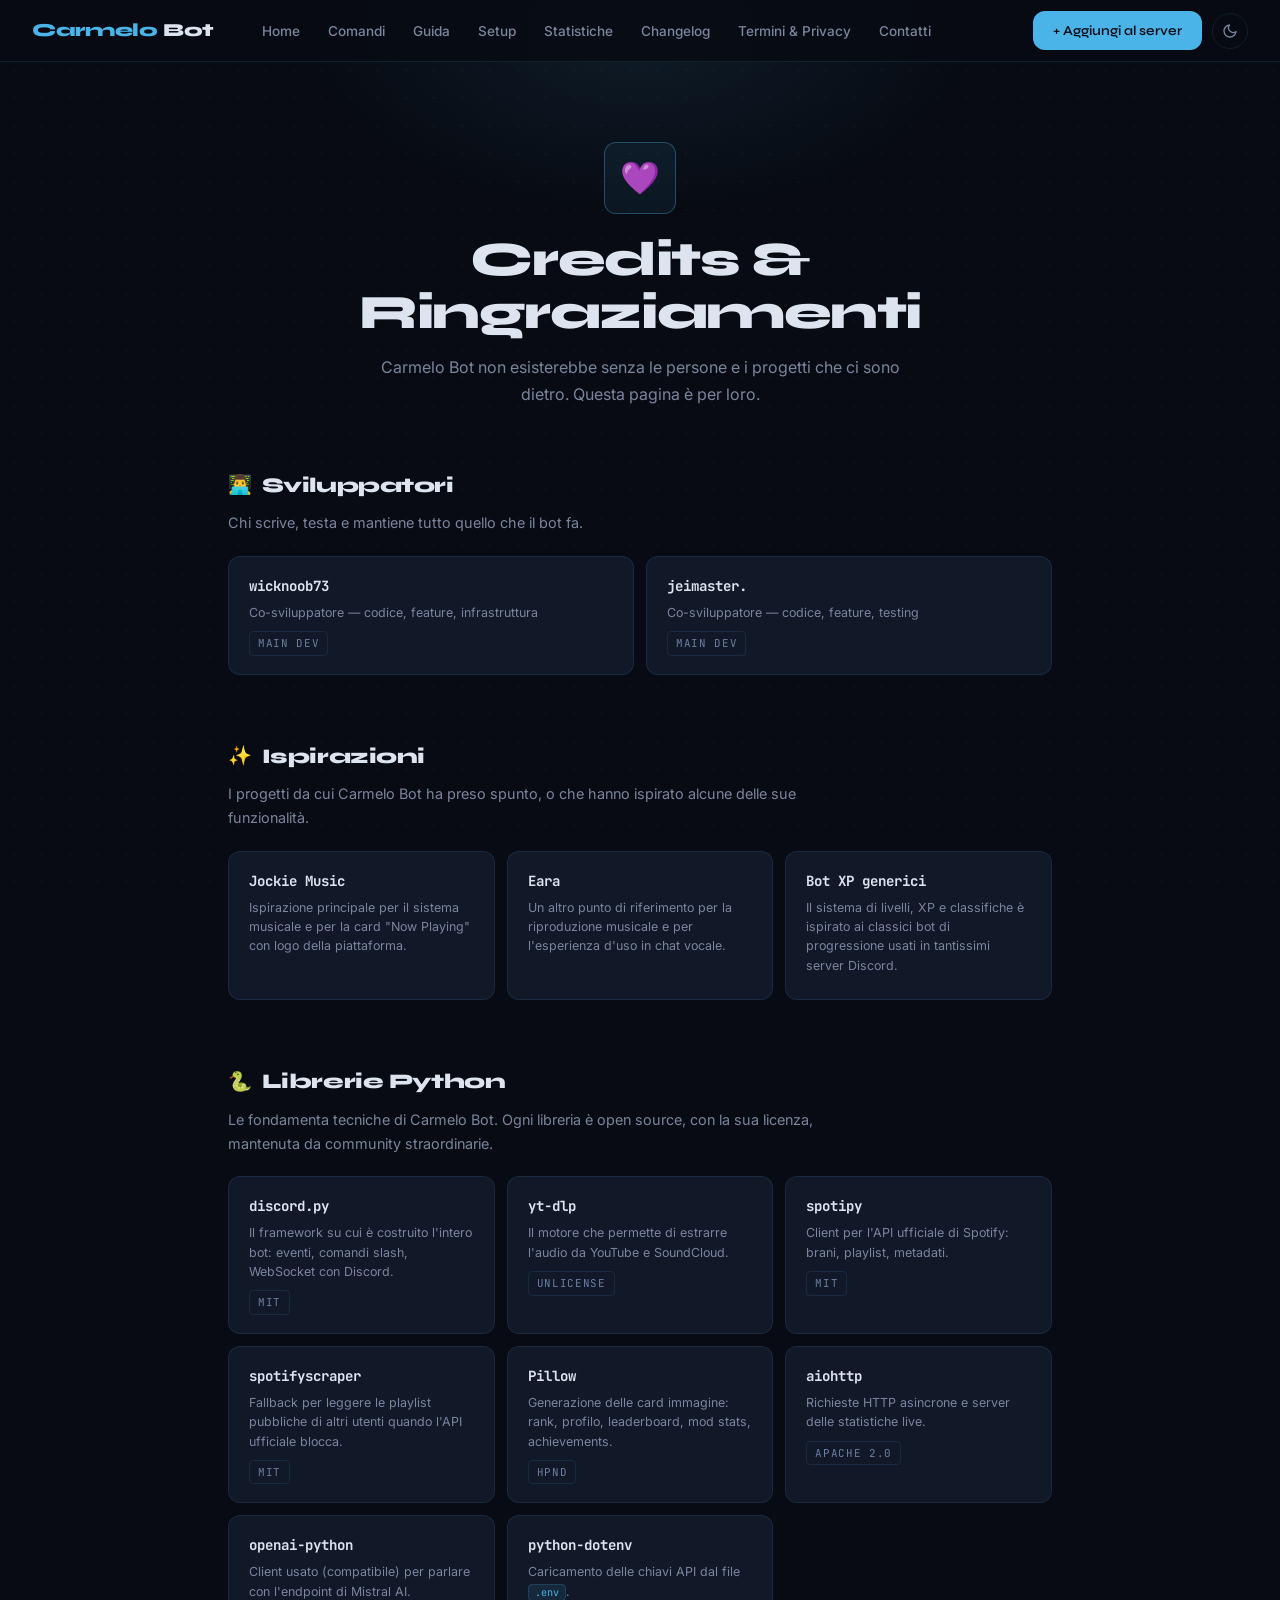
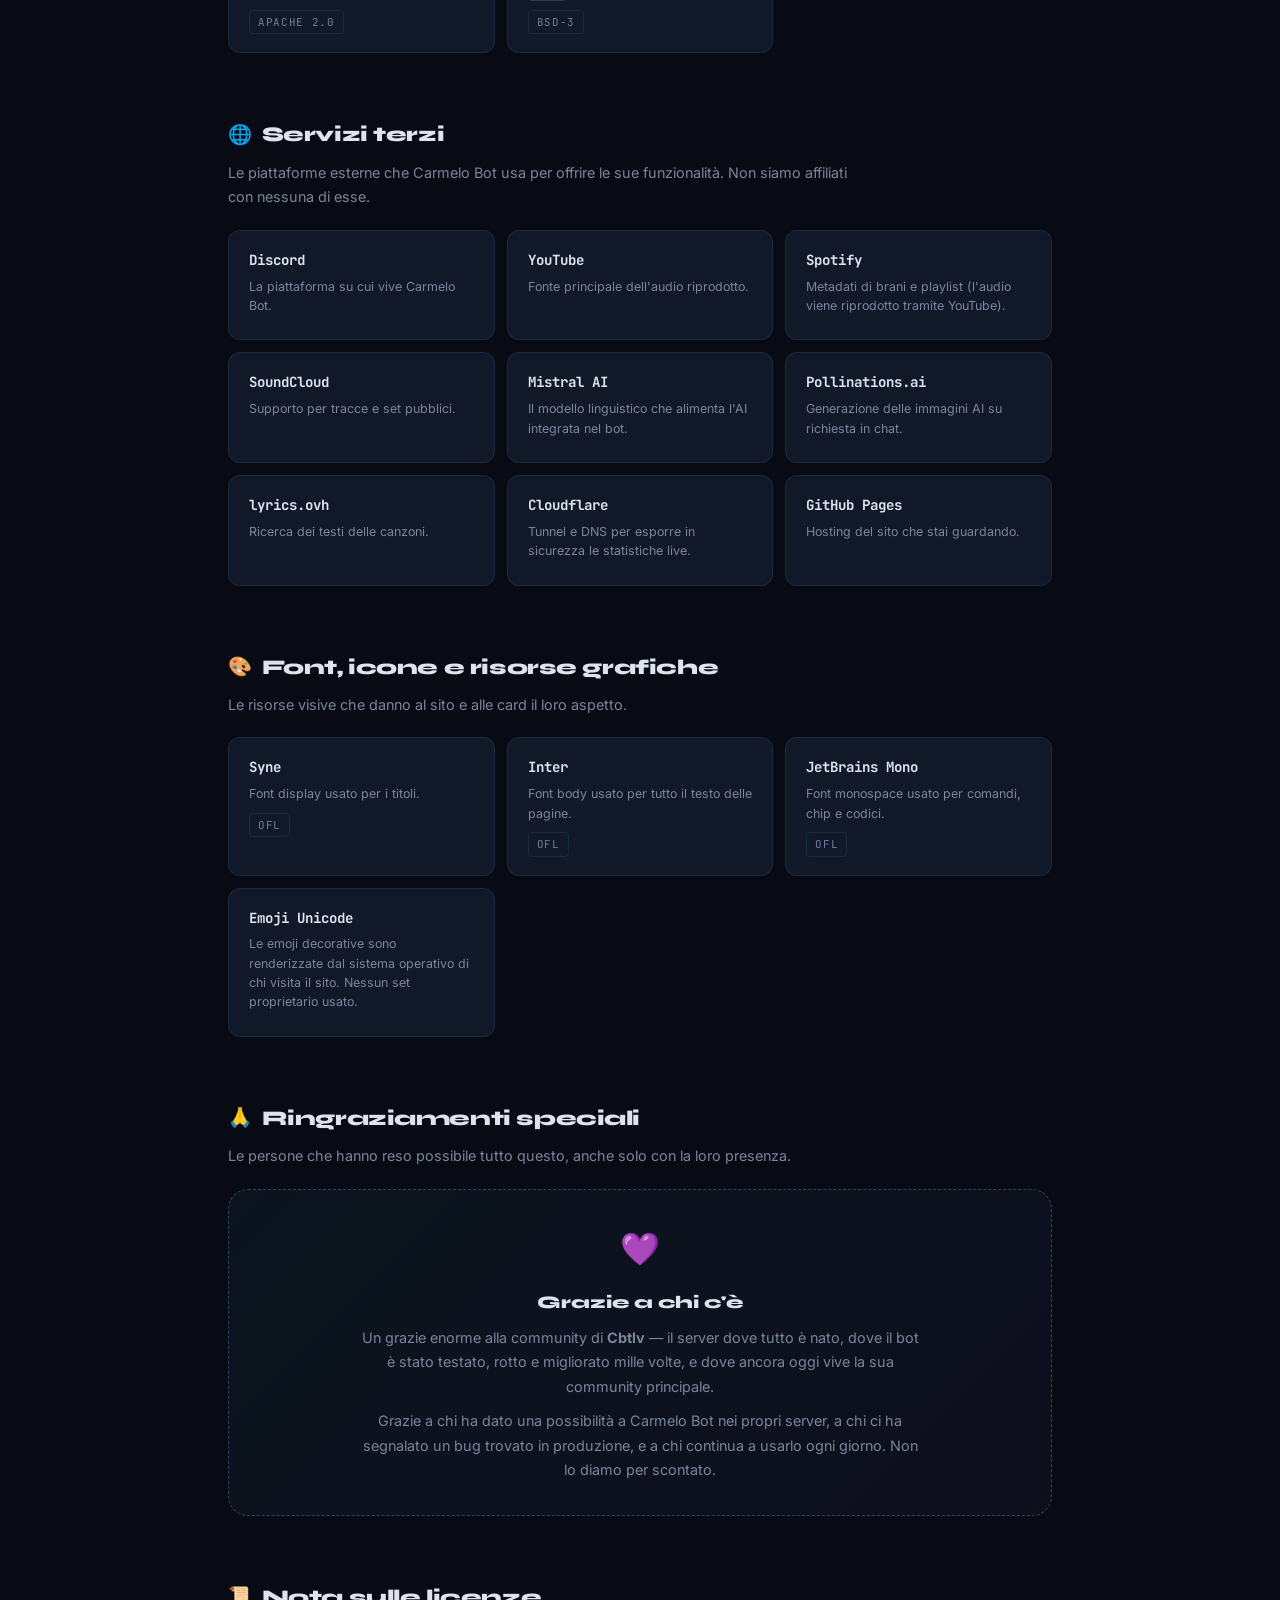
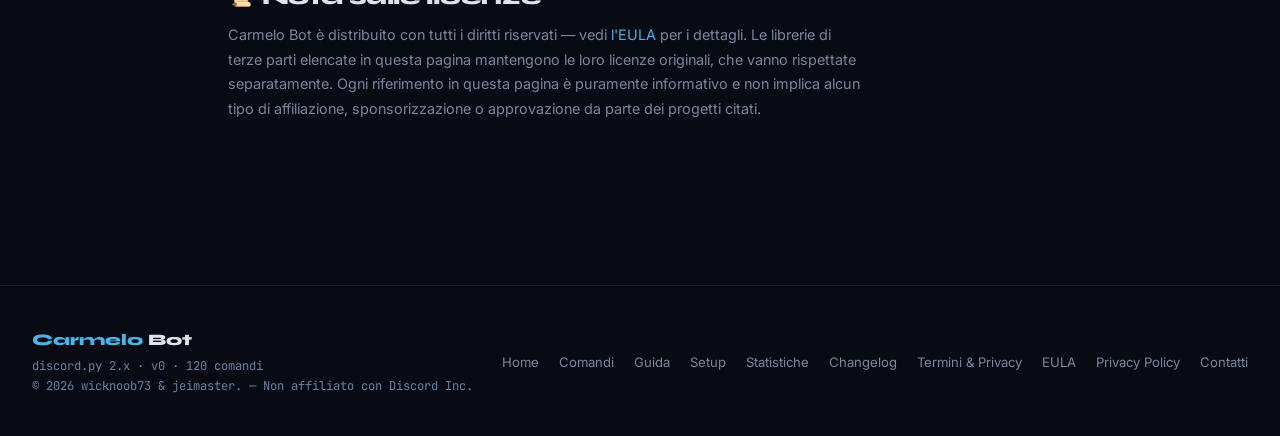
<file: credits.html>
<!DOCTYPE html>
<html lang="it">
<head>
  <meta charset="UTF-8">
  <meta name="viewport" content="width=device-width, initial-scale=1.0">
  <title>Credits & Ringraziamenti — Carmelo Bot</title>
  <meta name="description" content="Tecnologie, librerie, servizi e persone che rendono possibile Carmelo Bot.">
  <link rel="canonical" href="https://wicknoob73.github.io/credits.html">

  <meta property="og:type" content="website">
  <meta property="og:title" content="Credits — Carmelo Bot">
  <meta property="og:description" content="Tecnologie, librerie, servizi e persone che rendono possibile Carmelo Bot.">
  <meta property="og:image" content="https://wicknoob73.github.io/assets/og-image.png">
  <meta name="theme-color" content="#4ab3e8">

  <link rel="icon" type="image/svg+xml" href="data:image/svg+xml,<svg xmlns='http://www.w3.org/2000/svg' viewBox='0 0 32 32'><rect width='32' height='32' rx='8' fill='%230a0c14'/><text y='24' x='4' font-size='22'>🤖</text></svg>">
  <link rel="icon" type="image/x-icon" href="favicon.ico">
  <link rel="preconnect" href="https://fonts.googleapis.com">
  <link rel="preconnect" href="https://fonts.gstatic.com" crossorigin>
  <link rel="stylesheet" href="https://fonts.googleapis.com/css2?family=Syne:wght@400;600;700;800&family=Inter:wght@300;400;500;600&family=JetBrains+Mono:wght@400;500&display=swap">
  <link rel="stylesheet" href="style.css">
  <style>
    .credits-hero {
      text-align: center;
      padding: 80px 0 60px;
    }
    .credits-hero .hero-icon {
      width: 72px; height: 72px;
      margin: 0 auto 20px;
      border-radius: var(--radius-md);
      background: var(--blue-faint);
      border: 1px solid var(--border-hover);
      display: flex; align-items: center; justify-content: center;
      font-size: 2rem;
    }
    .credits-hero h1 {
      font-family: var(--font-display);
      font-size: clamp(2rem, 5vw, 3rem);
      font-weight: 800;
      letter-spacing: -0.03em;
      line-height: 1.1;
      color: var(--text-primary);
      margin-bottom: 14px;
    }
    .credits-hero p {
      font-size: 1rem;
      color: var(--text-secondary);
      max-width: 520px;
      margin: 0 auto;
      line-height: 1.7;
    }

    .credits-section { margin-bottom: 64px; }
    .credits-section h2 {
      font-family: var(--font-display);
      font-size: 1.3rem;
      font-weight: 800;
      letter-spacing: -0.02em;
      color: var(--text-primary);
      margin-bottom: 8px;
      display: flex; align-items: center; gap: 10px;
    }
    .credits-section h2 .icon { font-size: 1.2rem; }
    .credits-section > p {
      font-size: 0.9rem;
      color: var(--text-secondary);
      line-height: 1.7;
      margin-bottom: 20px;
      max-width: 640px;
    }

    .credits-grid {
      display: grid;
      grid-template-columns: repeat(auto-fit, minmax(240px, 1fr));
      gap: 12px;
    }
    .credit-card {
      background: var(--bg-card);
      border: 1px solid var(--border);
      border-radius: var(--radius-md);
      padding: 18px 20px;
      transition: border-color var(--ease), transform var(--ease);
      text-decoration: none;
      color: inherit;
      display: block;
    }
    .credit-card:hover {
      border-color: var(--border-hover);
      transform: translateY(-2px);
    }
    .credit-card .cc-name {
      font-family: var(--font-mono);
      font-size: 0.88rem;
      font-weight: 700;
      color: var(--text-primary);
      margin-bottom: 4px;
      display: flex; align-items: center; gap: 8px;
      flex-wrap: wrap;
    }
    .credit-card .cc-role {
      font-size: 0.78rem;
      color: var(--text-secondary);
      line-height: 1.55;
      margin-bottom: 6px;
    }
    .credit-card .cc-license {
      font-family: var(--font-mono);
      font-size: 0.68rem;
      color: var(--text-muted);
      letter-spacing: 0.06em;
      text-transform: uppercase;
      border: 1px solid var(--border);
      border-radius: 4px;
      padding: 2px 8px;
      display: inline-block;
    }

    .thankyou-card {
      background: linear-gradient(135deg, rgba(74,179,232,0.06) 0%, rgba(167,139,250,0.04) 100%);
      border: 1px dashed var(--border-hover);
      border-radius: var(--radius-lg);
      padding: 32px;
      text-align: center;
      margin-top: 20px;
    }
    .thankyou-card .ty-icon {
      font-size: 2rem;
      margin-bottom: 12px;
    }
    .thankyou-card h3 {
      font-family: var(--font-display);
      font-size: 1.1rem;
      font-weight: 800;
      color: var(--text-primary);
      margin-bottom: 8px;
    }
    .thankyou-card p {
      font-size: 0.9rem;
      color: var(--text-secondary);
      line-height: 1.7;
      max-width: 560px;
      margin: 0 auto;
    }
    .thankyou-card p + p { margin-top: 10px; }
  </style>
</head>
<body>

<script src="config.js"></script>
<script src="version.js" defer></script>

<nav class="navbar">
  <a href="index.html" class="navbar-logo"><span>Carmelo</span> Bot</a>
  <ul class="navbar-links">
    <li><a href="index.html">Home</a></li>
    <li><a href="commands.html">Comandi</a></li>
    <li><a href="guide.html">Guida</a></li>
    <li><a href="setup.html">Setup</a></li>
    <li><a href="stats.html">Statistiche</a></li>
    <li><a href="changelog.html">Changelog</a></li>
    <li><a href="legal.html">Termini & Privacy</a></li>
    <li><a href="legal.html#contatti">Contatti</a></li>
  </ul>
  <a href="invite.html" class="navbar-cta">+ Aggiungi al server</a>
  <button class="theme-toggle" id="themeToggle" aria-label="Cambia tema">
    <svg class="icon-moon" viewBox="0 0 24 24" fill="none" stroke="currentColor" stroke-width="2" stroke-linecap="round" stroke-linejoin="round"><path d="M21 12.79A9 9 0 1 1 11.21 3 7 7 0 0 0 21 12.79z"/></svg>
    <svg class="icon-sun"  viewBox="0 0 24 24" fill="none" stroke="currentColor" stroke-width="2" stroke-linecap="round" stroke-linejoin="round"><circle cx="12" cy="12" r="5"/><line x1="12" y1="1" x2="12" y2="3"/><line x1="12" y1="21" x2="12" y2="23"/><line x1="4.22" y1="4.22" x2="5.64" y2="5.64"/><line x1="18.36" y1="18.36" x2="19.78" y2="19.78"/><line x1="1" y1="12" x2="3" y2="12"/><line x1="21" y1="12" x2="23" y2="12"/><line x1="4.22" y1="19.78" x2="5.64" y2="18.36"/><line x1="18.36" y1="5.64" x2="19.78" y2="4.22"/></svg>
  </button>
  <button class="hamburger" id="hamburgerBtn" aria-label="Menu"><span></span><span></span><span></span></button>
</nav>

<div class="mobile-menu" id="mobileMenu">
  <a href="index.html">Home</a>
  <a href="commands.html">Comandi</a>
  <a href="guide.html">Guida</a>
  <a href="setup.html">Setup</a>
  <a href="stats.html">Statistiche</a>
  <a href="changelog.html">Changelog</a>
  <a href="legal.html">Termini & Privacy</a>
  <a href="legal.html#contatti">Contatti</a>
  <a href="invite.html" class="mobile-cta">+ Aggiungi al server</a>
</div>

<div class="container">

  <header class="credits-hero">
    <div class="hero-icon"><span aria-hidden="true">💜</span></div>
    <h1>Credits & Ringraziamenti</h1>
    <p>Carmelo Bot non esisterebbe senza le persone e i progetti che ci sono dietro. Questa pagina è per loro.</p>
  </header>

  <!-- ── Sviluppatori ──────────────────────────── -->
  <section class="credits-section">
    <h2><span class="icon" aria-hidden="true">👨‍💻</span> Sviluppatori</h2>
    <p>Chi scrive, testa e mantiene tutto quello che il bot fa.</p>

    <div class="credits-grid">
      <div class="credit-card">
        <div class="cc-name">wicknoob73</div>
        <div class="cc-role">Co-sviluppatore — codice, feature, infrastruttura</div>
        <span class="cc-license">Main dev</span>
      </div>
      <div class="credit-card">
        <div class="cc-name">jeimaster.</div>
        <div class="cc-role">Co-sviluppatore — codice, feature, testing</div>
        <span class="cc-license">Main dev</span>
      </div>
    </div>
  </section>

  <!-- ── Ispirazioni ───────────────────────────── -->
  <section class="credits-section">
    <h2><span class="icon" aria-hidden="true">✨</span> Ispirazioni</h2>
    <p>I progetti da cui Carmelo Bot ha preso spunto, o che hanno ispirato alcune delle sue funzionalità.</p>

    <div class="credits-grid">
      <a href="https://jockie.xyz" target="_blank" rel="noopener" class="credit-card">
        <div class="cc-name">Jockie Music</div>
        <div class="cc-role">Ispirazione principale per il sistema musicale e per la card "Now Playing" con logo della piattaforma.</div>
      </a>

      <a href="https://eara.fm" target="_blank" rel="noopener" class="credit-card">
        <div class="cc-name">Eara</div>
        <div class="cc-role">Un altro punto di riferimento per la riproduzione musicale e per l'esperienza d'uso in chat vocale.</div>
      </a>

      <div class="credit-card">
        <div class="cc-name">Bot XP generici</div>
        <div class="cc-role">Il sistema di livelli, XP e classifiche è ispirato ai classici bot di progressione usati in tantissimi server Discord.</div>
      </div>
    </div>
  </section>

  <!-- ── Librerie Python ───────────────────────── -->
  <section class="credits-section">
    <h2><span class="icon" aria-hidden="true">🐍</span> Librerie Python</h2>
    <p>Le fondamenta tecniche di Carmelo Bot. Ogni libreria è open source, con la sua licenza, mantenuta da community straordinarie.</p>

    <div class="credits-grid">
      <a href="https://github.com/Rapptz/discord.py" target="_blank" rel="noopener" class="credit-card">
        <div class="cc-name">discord.py</div>
        <div class="cc-role">Il framework su cui è costruito l'intero bot: eventi, comandi slash, WebSocket con Discord.</div>
        <span class="cc-license">MIT</span>
      </a>

      <a href="https://github.com/yt-dlp/yt-dlp" target="_blank" rel="noopener" class="credit-card">
        <div class="cc-name">yt-dlp</div>
        <div class="cc-role">Il motore che permette di estrarre l'audio da YouTube e SoundCloud.</div>
        <span class="cc-license">Unlicense</span>
      </a>

      <a href="https://github.com/spotipy-dev/spotipy" target="_blank" rel="noopener" class="credit-card">
        <div class="cc-name">spotipy</div>
        <div class="cc-role">Client per l'API ufficiale di Spotify: brani, playlist, metadati.</div>
        <span class="cc-license">MIT</span>
      </a>

      <a href="https://github.com/AliAkbarGhorbani/spotifyscraper" target="_blank" rel="noopener" class="credit-card">
        <div class="cc-name">spotifyscraper</div>
        <div class="cc-role">Fallback per leggere le playlist pubbliche di altri utenti quando l'API ufficiale blocca.</div>
        <span class="cc-license">MIT</span>
      </a>

      <a href="https://github.com/python-pillow/Pillow" target="_blank" rel="noopener" class="credit-card">
        <div class="cc-name">Pillow</div>
        <div class="cc-role">Generazione delle card immagine: rank, profilo, leaderboard, mod stats, achievements.</div>
        <span class="cc-license">HPND</span>
      </a>

      <a href="https://github.com/aio-libs/aiohttp" target="_blank" rel="noopener" class="credit-card">
        <div class="cc-name">aiohttp</div>
        <div class="cc-role">Richieste HTTP asincrone e server delle statistiche live.</div>
        <span class="cc-license">Apache 2.0</span>
      </a>

      <a href="https://github.com/openai/openai-python" target="_blank" rel="noopener" class="credit-card">
        <div class="cc-name">openai-python</div>
        <div class="cc-role">Client usato (compatibile) per parlare con l'endpoint di Mistral AI.</div>
        <span class="cc-license">Apache 2.0</span>
      </a>

      <a href="https://github.com/theskumar/python-dotenv" target="_blank" rel="noopener" class="credit-card">
        <div class="cc-name">python-dotenv</div>
        <div class="cc-role">Caricamento delle chiavi API dal file <code>.env</code>.</div>
        <span class="cc-license">BSD-3</span>
      </a>
    </div>
  </section>

  <!-- ── Servizi terzi ──────────────────────────── -->
  <section class="credits-section">
    <h2><span class="icon" aria-hidden="true">🌐</span> Servizi terzi</h2>
    <p>Le piattaforme esterne che Carmelo Bot usa per offrire le sue funzionalità. Non siamo affiliati con nessuna di esse.</p>

    <div class="credits-grid">
      <a href="https://discord.com" target="_blank" rel="noopener" class="credit-card">
        <div class="cc-name">Discord</div>
        <div class="cc-role">La piattaforma su cui vive Carmelo Bot.</div>
      </a>

      <a href="https://youtube.com" target="_blank" rel="noopener" class="credit-card">
        <div class="cc-name">YouTube</div>
        <div class="cc-role">Fonte principale dell'audio riprodotto.</div>
      </a>

      <a href="https://spotify.com" target="_blank" rel="noopener" class="credit-card">
        <div class="cc-name">Spotify</div>
        <div class="cc-role">Metadati di brani e playlist (l'audio viene riprodotto tramite YouTube).</div>
      </a>

      <a href="https://soundcloud.com" target="_blank" rel="noopener" class="credit-card">
        <div class="cc-name">SoundCloud</div>
        <div class="cc-role">Supporto per tracce e set pubblici.</div>
      </a>

      <a href="https://mistral.ai" target="_blank" rel="noopener" class="credit-card">
        <div class="cc-name">Mistral AI</div>
        <div class="cc-role">Il modello linguistico che alimenta l'AI integrata nel bot.</div>
      </a>

      <a href="https://pollinations.ai" target="_blank" rel="noopener" class="credit-card">
        <div class="cc-name">Pollinations.ai</div>
        <div class="cc-role">Generazione delle immagini AI su richiesta in chat.</div>
      </a>

      <a href="https://lyrics.ovh" target="_blank" rel="noopener" class="credit-card">
        <div class="cc-name">lyrics.ovh</div>
        <div class="cc-role">Ricerca dei testi delle canzoni.</div>
      </a>

      <a href="https://www.cloudflare.com" target="_blank" rel="noopener" class="credit-card">
        <div class="cc-name">Cloudflare</div>
        <div class="cc-role">Tunnel e DNS per esporre in sicurezza le statistiche live.</div>
      </a>

      <a href="https://github.com" target="_blank" rel="noopener" class="credit-card">
        <div class="cc-name">GitHub Pages</div>
        <div class="cc-role">Hosting del sito che stai guardando.</div>
      </a>
    </div>
  </section>

  <!-- ── Font e risorse ─────────────────────────── -->
  <section class="credits-section">
    <h2><span class="icon" aria-hidden="true">🎨</span> Font, icone e risorse grafiche</h2>
    <p>Le risorse visive che danno al sito e alle card il loro aspetto.</p>

    <div class="credits-grid">
      <a href="https://fonts.google.com/specimen/Syne" target="_blank" rel="noopener" class="credit-card">
        <div class="cc-name">Syne</div>
        <div class="cc-role">Font display usato per i titoli.</div>
        <span class="cc-license">OFL</span>
      </a>

      <a href="https://fonts.google.com/specimen/Inter" target="_blank" rel="noopener" class="credit-card">
        <div class="cc-name">Inter</div>
        <div class="cc-role">Font body usato per tutto il testo delle pagine.</div>
        <span class="cc-license">OFL</span>
      </a>

      <a href="https://fonts.google.com/specimen/JetBrains+Mono" target="_blank" rel="noopener" class="credit-card">
        <div class="cc-name">JetBrains Mono</div>
        <div class="cc-role">Font monospace usato per comandi, chip e codici.</div>
        <span class="cc-license">OFL</span>
      </a>

      <div class="credit-card">
        <div class="cc-name">Emoji Unicode</div>
        <div class="cc-role">Le emoji decorative sono renderizzate dal sistema operativo di chi visita il sito. Nessun set proprietario usato.</div>
      </div>
    </div>
  </section>

  <!-- ── Ringraziamenti speciali ────────────────── -->
  <section class="credits-section">
    <h2><span class="icon" aria-hidden="true">🙏</span> Ringraziamenti speciali</h2>
    <p>Le persone che hanno reso possibile tutto questo, anche solo con la loro presenza.</p>

    <div class="thankyou-card">
      <div class="ty-icon"><span aria-hidden="true">💜</span></div>
      <h3>Grazie a chi c'è</h3>
      <p>
        Un grazie enorme alla community di <strong>Cbtlv</strong> — il server dove tutto è nato, dove il bot
        è stato testato, rotto e migliorato mille volte, e dove ancora oggi vive la sua community principale.
      </p>
      <p>
        Grazie a chi ha dato una possibilità a Carmelo Bot nei propri server, a chi ci ha segnalato un bug
        trovato in produzione, e a chi continua a usarlo ogni giorno. Non lo diamo per scontato.
      </p>
    </div>
  </section>

  <!-- ── Nota sulle licenze ─────────────────────── -->
  <section class="credits-section">
    <h2><span class="icon" aria-hidden="true">📜</span> Nota sulle licenze</h2>
    <p>
      Carmelo Bot è distribuito con tutti i diritti riservati — vedi
      <a href="eula.html">l'EULA</a> per i dettagli. Le librerie di terze parti elencate in questa
      pagina mantengono le loro licenze originali, che vanno rispettate separatamente. Ogni riferimento
      in questa pagina è puramente informativo e non implica alcun tipo di affiliazione, sponsorizzazione
      o approvazione da parte dei progetti citati.
    </p>
  </section>

</div>

<footer>
  <div class="footer-left">
    <div class="footer-brand"><span>Carmelo</span> Bot</div>
    <div class="footer-meta">discord.py 2.x · <span class="bot-version">v0</span> · 120 comandi</div>
    <div class="footer-copy">© 2026 wicknoob73 & jeimaster. — Non affiliato con Discord Inc.</div>
  </div>
  <ul class="footer-links">
    <li><a href="index.html">Home</a></li>
    <li><a href="commands.html">Comandi</a></li>
    <li><a href="guide.html">Guida</a></li>
    <li><a href="setup.html">Setup</a></li>
    <li><a href="stats.html">Statistiche</a></li>
    <li><a href="changelog.html">Changelog</a></li>
    <li><a href="legal.html">Termini & Privacy</a></li>
    <li><a href="eula.html">EULA</a></li>
    <li><a href="privacy.html">Privacy Policy</a></li>
    <li><a href="legal.html#contatti">Contatti</a></li>
  </ul>
</footer>

<button class="back-to-top" id="backToTop" aria-label="Torna su">
  <svg viewBox="0 0 24 24" fill="none" stroke-width="2.5" stroke-linecap="round" stroke-linejoin="round">
    <polyline points="18 15 12 9 6 15"/>
  </svg>
</button>

<script>
const ham = document.getElementById('hamburgerBtn');
const mob = document.getElementById('mobileMenu');
if (ham && mob) {
  ham.addEventListener('click', () => {
    ham.classList.toggle('open');
    mob.classList.toggle('open');
  });
  document.addEventListener('click', e => {
    if (!ham.contains(e.target) && !mob.contains(e.target)) {
      ham.classList.remove('open');
      mob.classList.remove('open');
    }
  });
  mob.querySelectorAll('a').forEach(a =>
    a.addEventListener('click', () => {
      ham.classList.remove('open');
      mob.classList.remove('open');
    })
  );
}
const btt = document.getElementById('backToTop');
if (btt) {
  window.addEventListener('scroll', () => {
    btt.classList.toggle('visible', window.scrollY > 300);
  }, { passive: true });
  btt.addEventListener('click', () => window.scrollTo({ top: 0, behavior: 'smooth' }));
}
(function() {
  const saved = localStorage.getItem('theme');
  if (saved === 'light') document.documentElement.classList.add('light');
})();
document.addEventListener('DOMContentLoaded', () => {
  const btn = document.getElementById('themeToggle');
  if (!btn) return;
  btn.addEventListener('click', () => {
    const isLight = document.documentElement.classList.toggle('light');
    localStorage.setItem('theme', isLight ? 'light' : 'dark');
  });
});
</script>
</body>
</html>
</file>
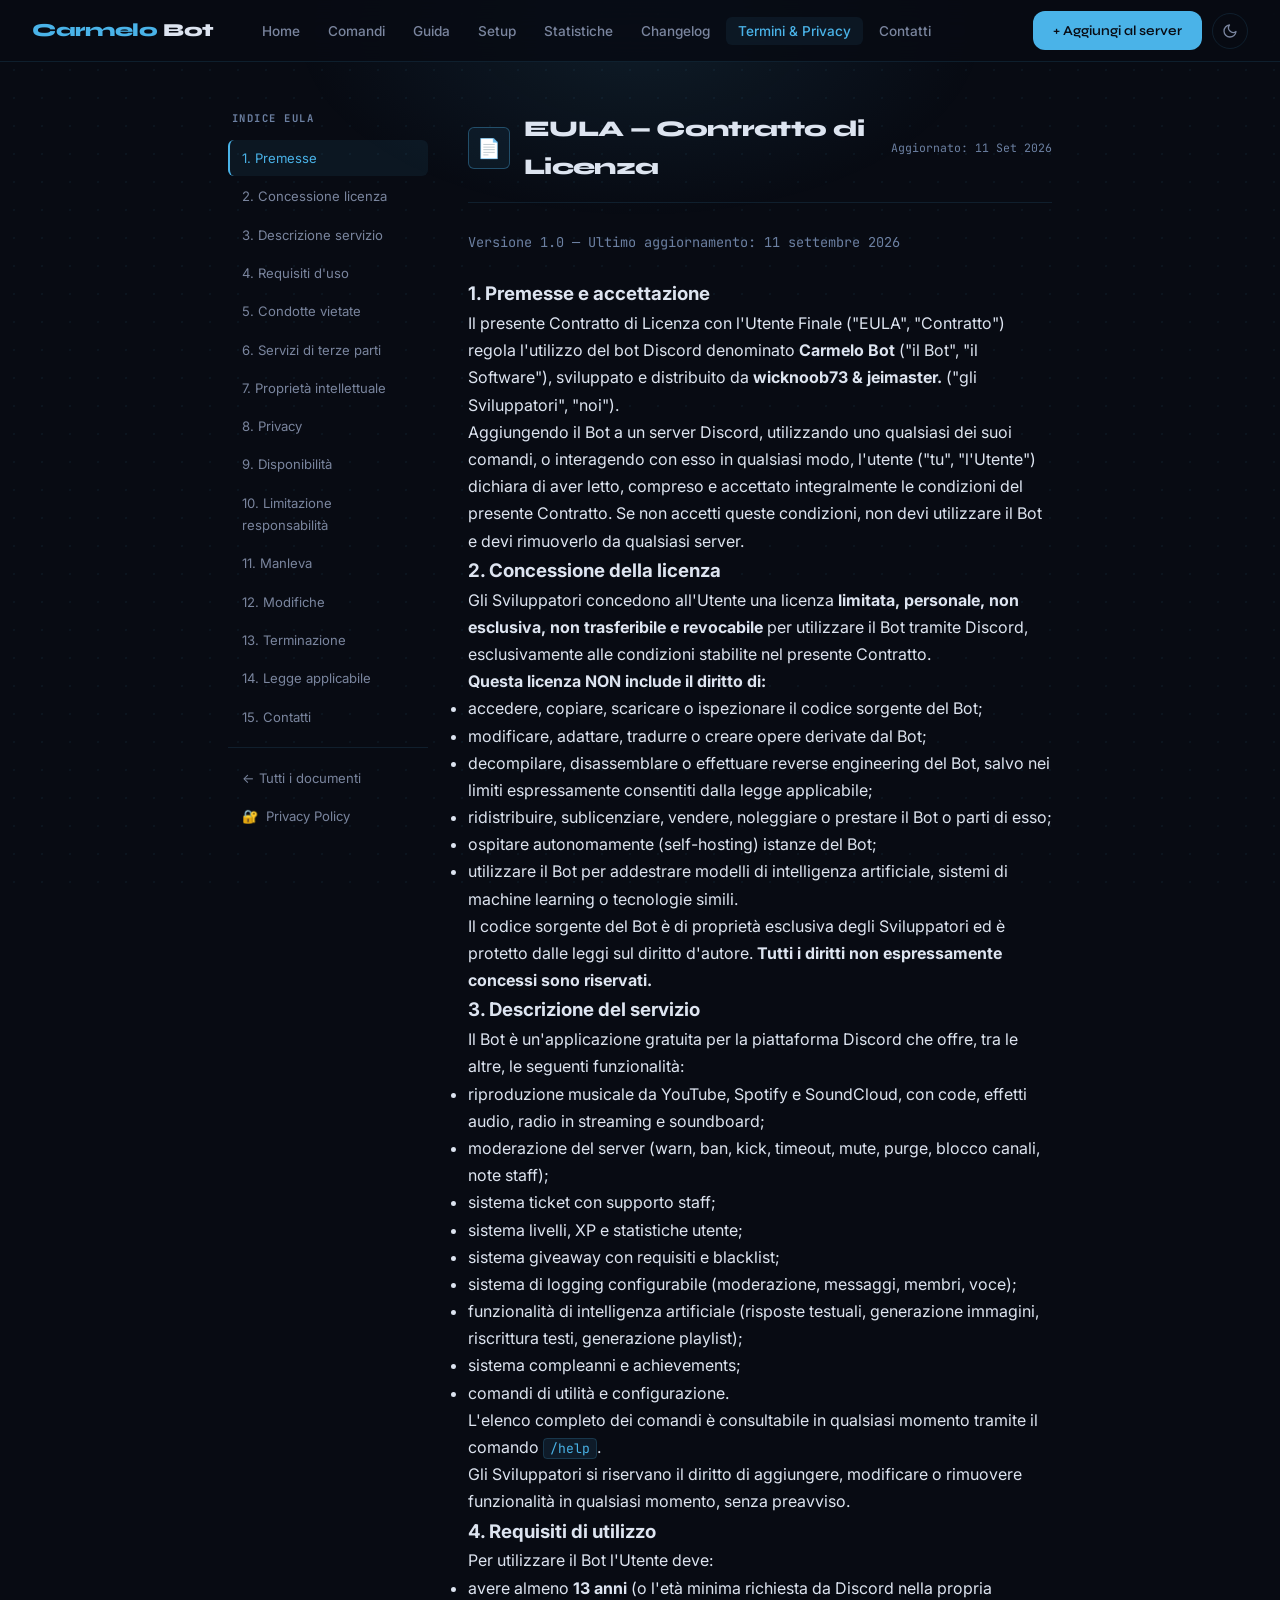
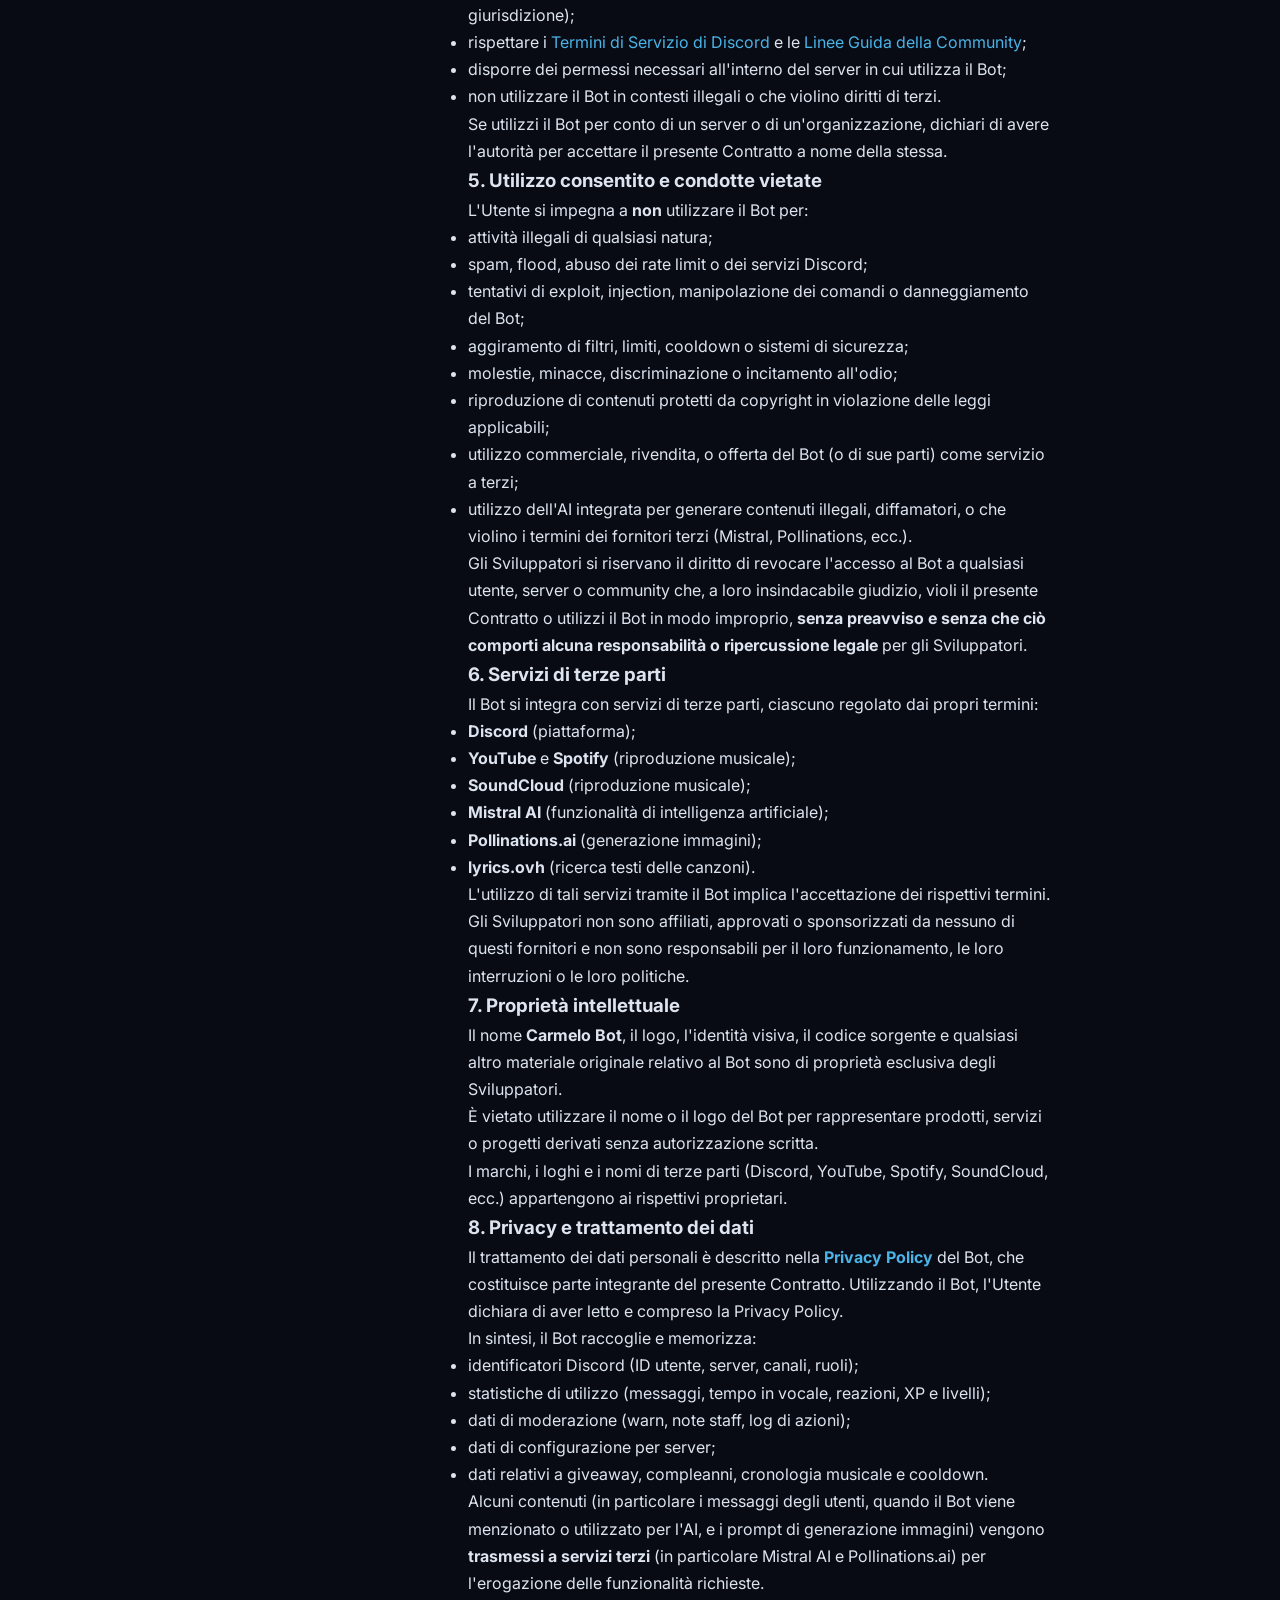
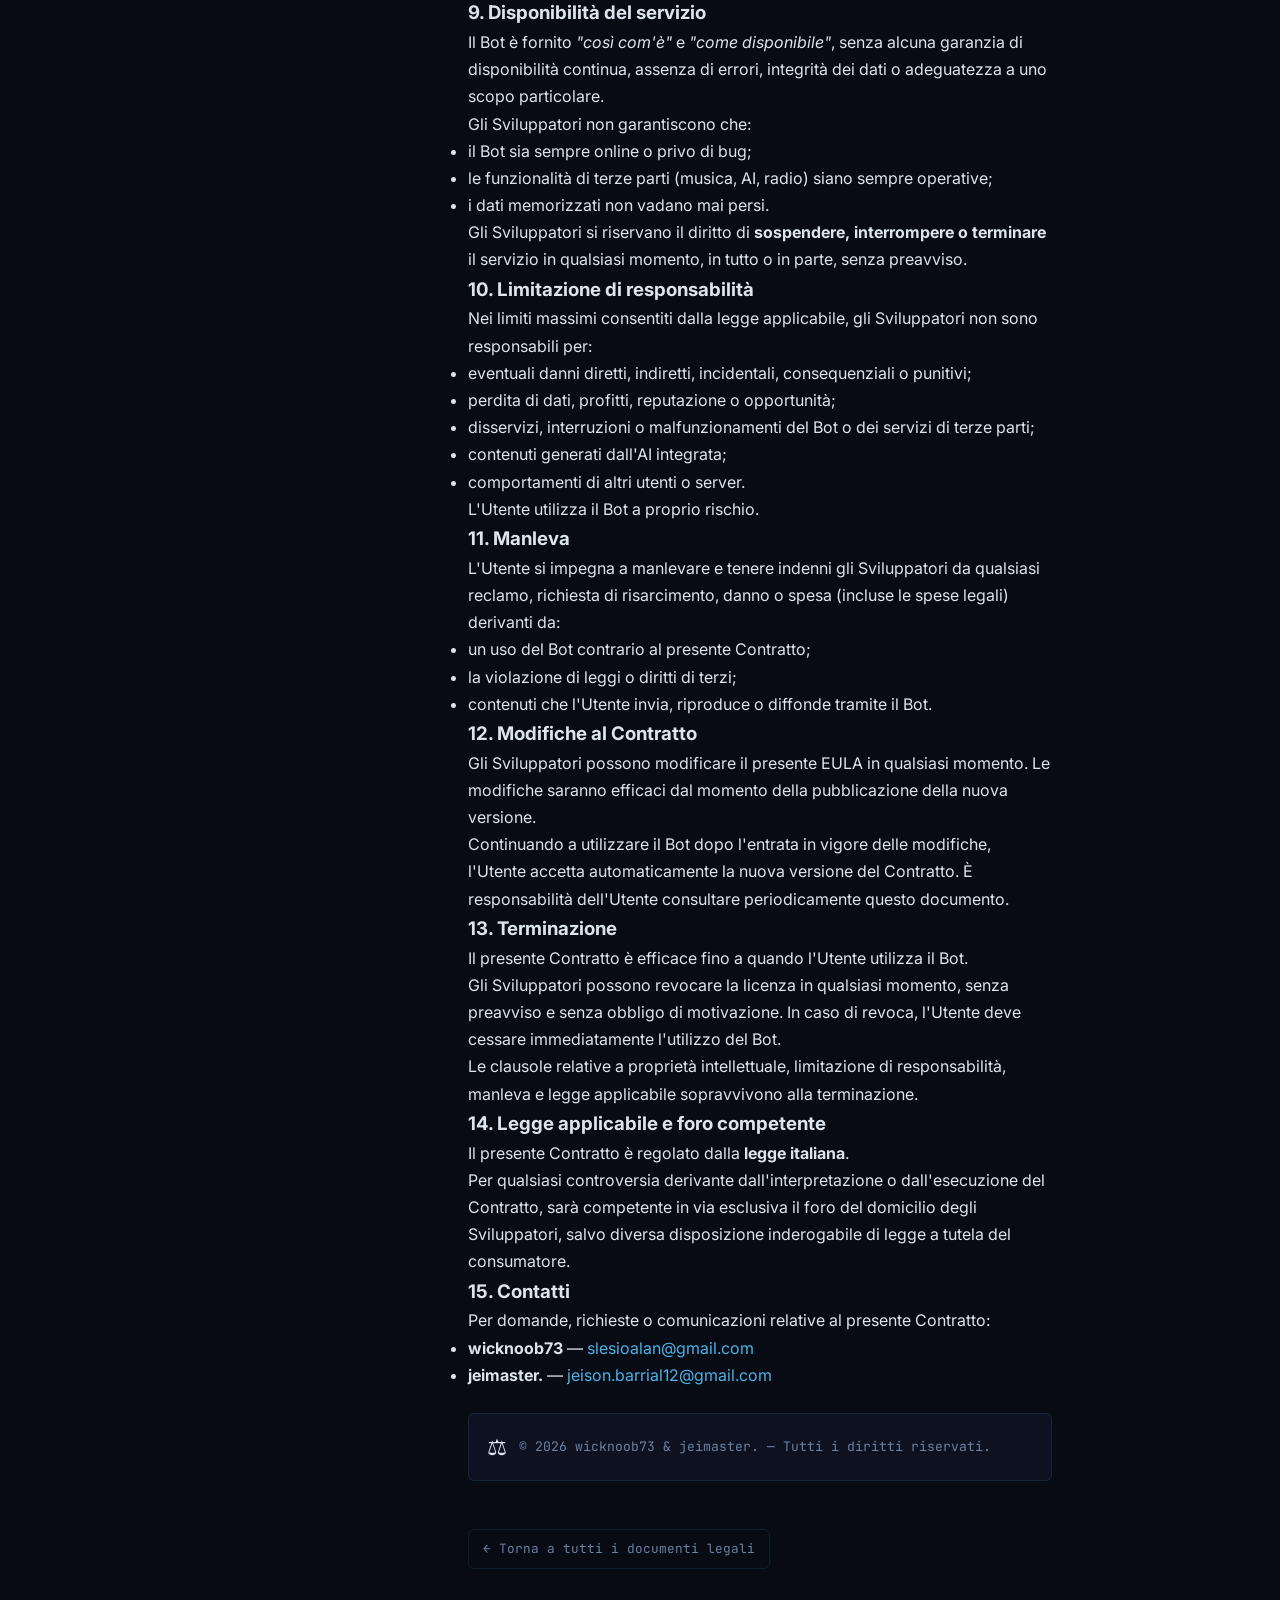
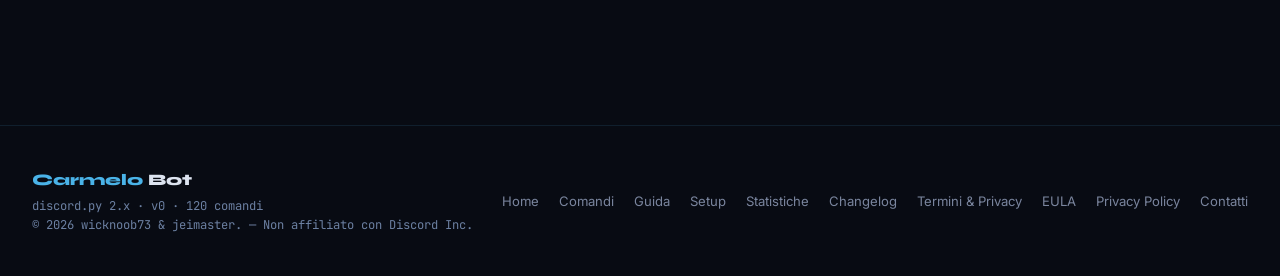
<file: eula.html>
<!DOCTYPE html>
<html lang="it">
<head>
  <meta charset="UTF-8">
  <meta name="viewport" content="width=device-width, initial-scale=1.0">
  <title>EULA — Carmelo Bot</title>
  <meta name="description" content="Contratto di Licenza con l'Utente Finale (EULA) di Carmelo Bot.">
  <link rel="canonical" href="https://wicknoob73.github.io/eula.html">
  <meta property="og:type"        content="website">
  <meta property="og:title"       content="EULA — Carmelo Bot">
  <meta property="og:description" content="Contratto di Licenza con l'Utente Finale (EULA) di Carmelo Bot.">
  <meta property="og:image" content="https://wicknoob73.github.io/assets/og-image.png">
  <meta name="theme-color"        content="#4ab3e8">
  <link rel="icon" type="image/svg+xml" href="data:image/svg+xml,<svg xmlns='http://www.w3.org/2000/svg' viewBox='0 0 32 32'><rect width='32' height='32' rx='8' fill='%230a0c14'/><text y='24' x='4' font-size='22'>🤖</text></svg>">
  <link rel="icon" type="image/x-icon" href="favicon.ico">
  <link rel="preconnect" href="https://fonts.googleapis.com">
  <link rel="preconnect" href="https://fonts.gstatic.com" crossorigin>
  <link rel="stylesheet" href="https://fonts.googleapis.com/css2?family=Syne:wght@400;600;700;800&family=Inter:wght@300;400;500;600&family=JetBrains+Mono:wght@400;500&display=swap">
  <link rel="stylesheet" href="style.css">
  <style>
    /* ── Smooth scroll + compensazione navbar ───────────── */
    html { scroll-behavior: smooth; }
    h3[id] { scroll-margin-top: 90px; }

    /* ── Legal-specific ─────────────────────────────────── */
    .legal-layout {
      display: grid;
      grid-template-columns: 200px 1fr;
      gap: 40px;
      align-items: start;
      padding-top: 48px;
    }

    .legal-sidebar {
      position: sticky;
      top: 80px;
      max-height: calc(100vh - 100px);
      overflow-y: auto;
      scrollbar-width: thin;
    }

    .legal-sidebar::-webkit-scrollbar { width: 6px; }
    .legal-sidebar::-webkit-scrollbar-thumb {
      background: var(--border-hover);
      border-radius: 3px;
    }
    .legal-sidebar::-webkit-scrollbar-track { background: transparent; }

    .sidebar-label {
      font-size: 0.66rem;
      font-weight: 700;
      letter-spacing: 0.14em;
      text-transform: uppercase;
      color: var(--text-muted);
      font-family: var(--font-mono);
      margin-bottom: 12px;
      padding-left: 4px;
    }

    .sidebar-nav {
      list-style: none;
      display: flex; flex-direction: column; gap: 2px;
    }

    .sidebar-nav a {
      display: flex; align-items: center; gap: 8px;
      padding: 7px 12px;
      font-size: 0.82rem;
      color: var(--text-secondary);
      text-decoration: none;
      border-radius: var(--radius-sm);
      border-left: 2px solid transparent;
      transition: color var(--ease), background var(--ease), border-color var(--ease);
    }

    .sidebar-nav a:hover {
      color: var(--text-primary);
      background: var(--bg-card);
      border-left-color: var(--border-hover);
    }

    .sidebar-nav a.active {
      color: var(--blue);
      background: var(--blue-faint);
      border-left-color: var(--blue);
    }

    .sidebar-divider {
      height: 1px;
      background: var(--border);
      margin: 10px 0;
    }

    .legal-main { min-width: 0; }

    .legal-section {
      margin-bottom: 56px;
    }

    .legal-section-header {
      display: flex; align-items: center; gap: 14px;
      margin-bottom: 28px;
      padding-bottom: 16px;
      border-bottom: 1px solid var(--border);
    }

    .legal-icon {
      width: 42px; height: 42px;
      border-radius: var(--radius-sm);
      background: var(--blue-faint);
      border: 1px solid var(--border-hover);
      display: flex; align-items: center; justify-content: center;
      font-size: 1.2rem;
      flex-shrink: 0;
    }

    .legal-section-header h2 {
      font-family: var(--font-display);
      font-size: 1.4rem;
      font-weight: 800;
      letter-spacing: -0.03em;
      color: var(--text-primary);
    }

    .legal-section-header .updated {
      margin-left: auto;
      font-size: 0.72rem;
      color: var(--text-muted);
      font-family: var(--font-mono);
      flex-shrink: 0;
    }

    /* Back link (torna ai documenti) */
    .back-link {
      display: inline-flex; align-items: center; gap: 6px;
      font-size: 0.8rem;
      font-family: var(--font-mono);
      color: var(--text-muted);
      text-decoration: none;
      margin-top: 48px;
      padding: 8px 14px;
      border: 1px solid var(--border);
      border-radius: var(--radius-sm);
      transition: all var(--ease);
    }

    .back-link:hover {
      color: var(--blue);
      border-color: var(--border-hover);
    }

    @media (max-width: 760px) {
      .legal-layout {
        grid-template-columns: 1fr;
        gap: 0;
        padding-top: 32px;
      }
      .legal-sidebar { display: none; }
    }
  </style>
</head>
<body>

<script src="config.js"></script>
<script src="version.js" defer></script>

<!-- ── Navbar ─────────────────────────────────────────── -->
<nav class="navbar">
  <a href="index.html" class="navbar-logo"><span>Carmelo</span> Bot</a>
    <ul class="navbar-links">
    <li><a href="index.html">Home</a></li>
    <li><a href="commands.html">Comandi</a></li>
    <li><a href="guide.html">Guida</a></li>
    <li><a href="setup.html">Setup</a></li>
    <li><a href="stats.html">Statistiche</a></li>
    <li><a href="changelog.html">Changelog</a></li>
    <li><a href="legal.html" class="active">Termini & Privacy</a></li>
    <li><a href="legal.html#contatti">Contatti</a></li>
  </ul>
  <a href="invite.html" class="navbar-cta">+ Aggiungi al server</a>
  <button class="theme-toggle" id="themeToggle" aria-label="Cambia tema">
    <svg class="icon-moon" viewBox="0 0 24 24" fill="none" stroke="currentColor" stroke-width="2" stroke-linecap="round" stroke-linejoin="round"><path d="M21 12.79A9 9 0 1 1 11.21 3 7 7 0 0 0 21 12.79z"/></svg>
    <svg class="icon-sun"  viewBox="0 0 24 24" fill="none" stroke="currentColor" stroke-width="2" stroke-linecap="round" stroke-linejoin="round"><circle cx="12" cy="12" r="5"/><line x1="12" y1="1" x2="12" y2="3"/><line x1="12" y1="21" x2="12" y2="23"/><line x1="4.22" y1="4.22" x2="5.64" y2="5.64"/><line x1="18.36" y1="18.36" x2="19.78" y2="19.78"/><line x1="1" y1="12" x2="3" y2="12"/><line x1="21" y1="12" x2="23" y2="12"/><line x1="4.22" y1="19.78" x2="5.64" y2="18.36"/><line x1="18.36" y1="5.64" x2="19.78" y2="4.22"/></svg>
  </button>
  <button class="hamburger" id="hamburgerBtn" aria-label="Menu"><span></span><span></span><span></span></button>
</nav>

<div class="mobile-menu" id="mobileMenu">
  <a href="index.html">Home</a>
  <a href="commands.html">Comandi</a>
  <a href="guide.html">Guida</a>
  <a href="setup.html">Setup</a>
  <a href="stats.html">Statistiche</a>
  <a href="changelog.html">Changelog</a>
  <a href="legal.html" class="active">Termini & Privacy</a>
  <a href="legal.html#contatti">Contatti</a>
  <a href="invite.html" class="mobile-cta">+ Aggiungi al server</a>
</div>

<div class="container">
  <div class="legal-layout">

    <!-- ── Sidebar ──────────────────────────────────── -->
    <aside class="legal-sidebar">
      <div class="sidebar-label">Indice EULA</div>
      <ul class="sidebar-nav" id="sidebar-nav">
        <li><a href="#premesse" class="active">1. Premesse</a></li>
        <li><a href="#licenza">2. Concessione licenza</a></li>
        <li><a href="#servizio">3. Descrizione servizio</a></li>
        <li><a href="#requisiti">4. Requisiti d'uso</a></li>
        <li><a href="#condotte">5. Condotte vietate</a></li>
        <li><a href="#terze-parti">6. Servizi di terze parti</a></li>
        <li><a href="#ip">7. Proprietà intellettuale</a></li>
        <li><a href="#privacy">8. Privacy</a></li>
        <li><a href="#disponibilita">9. Disponibilità</a></li>
        <li><a href="#responsabilita">10. Limitazione responsabilità</a></li>
        <li><a href="#manleva">11. Manleva</a></li>
        <li><a href="#modifiche">12. Modifiche</a></li>
        <li><a href="#terminazione">13. Terminazione</a></li>
        <li><a href="#legge">14. Legge applicabile</a></li>
        <li><a href="#contatti">15. Contatti</a></li>
        <div class="sidebar-divider"></div>
        <li><a href="legal.html">← Tutti i documenti</a></li>
        <li><a href="privacy.html"><span aria-hidden="true">🔐</span> Privacy Policy</a></li>
      </ul>
    </aside>

    <!-- ── Main ─────────────────────────────────────── -->
    <main class="legal-main">

      <section class="legal-section">
        <div class="legal-section-header">
          <div class="legal-icon"><span aria-hidden="true">📄</span></div>
          <h2>EULA — Contratto di Licenza</h2>
          <span class="updated">Aggiornato: 11 Set 2026</span>
        </div>

        <div class="card">
          <p style="font-size:0.85rem; color:var(--text-muted); font-family:var(--font-mono); margin-bottom:24px;">
            Versione 1.0 — Ultimo aggiornamento: 11 settembre 2026
          </p>

          <h3 id="premesse">1. Premesse e accettazione</h3>
          <p>Il presente Contratto di Licenza con l'Utente Finale ("EULA", "Contratto") regola l'utilizzo del bot Discord denominato <strong style="color:var(--text-primary);">Carmelo Bot</strong> ("il Bot", "il Software"), sviluppato e distribuito da <strong style="color:var(--text-primary);">wicknoob73 & jeimaster.</strong> ("gli Sviluppatori", "noi").</p>
          <p>Aggiungendo il Bot a un server Discord, utilizzando uno qualsiasi dei suoi comandi, o interagendo con esso in qualsiasi modo, l'utente ("tu", "l'Utente") dichiara di aver letto, compreso e accettato integralmente le condizioni del presente Contratto. Se non accetti queste condizioni, non devi utilizzare il Bot e devi rimuoverlo da qualsiasi server.</p>

          <h3 id="licenza">2. Concessione della licenza</h3>
          <p>Gli Sviluppatori concedono all'Utente una licenza <strong style="color:var(--text-primary);">limitata, personale, non esclusiva, non trasferibile e revocabile</strong> per utilizzare il Bot tramite Discord, esclusivamente alle condizioni stabilite nel presente Contratto.</p>
          <p><strong style="color:var(--text-primary);">Questa licenza NON include il diritto di:</strong></p>
          <ul>
            <li>accedere, copiare, scaricare o ispezionare il codice sorgente del Bot;</li>
            <li>modificare, adattare, tradurre o creare opere derivate dal Bot;</li>
            <li>decompilare, disassemblare o effettuare reverse engineering del Bot, salvo nei limiti espressamente consentiti dalla legge applicabile;</li>
            <li>ridistribuire, sublicenziare, vendere, noleggiare o prestare il Bot o parti di esso;</li>
            <li>ospitare autonomamente (self-hosting) istanze del Bot;</li>
            <li>utilizzare il Bot per addestrare modelli di intelligenza artificiale, sistemi di machine learning o tecnologie simili.</li>
          </ul>
          <p>Il codice sorgente del Bot è di proprietà esclusiva degli Sviluppatori ed è protetto dalle leggi sul diritto d'autore. <strong style="color:var(--text-primary);">Tutti i diritti non espressamente concessi sono riservati.</strong></p>

          <h3 id="servizio">3. Descrizione del servizio</h3>
          <p>Il Bot è un'applicazione gratuita per la piattaforma Discord che offre, tra le altre, le seguenti funzionalità:</p>
          <ul>
            <li>riproduzione musicale da YouTube, Spotify e SoundCloud, con code, effetti audio, radio in streaming e soundboard;</li>
            <li>moderazione del server (warn, ban, kick, timeout, mute, purge, blocco canali, note staff);</li>
            <li>sistema ticket con supporto staff;</li>
            <li>sistema livelli, XP e statistiche utente;</li>
            <li>sistema giveaway con requisiti e blacklist;</li>
            <li>sistema di logging configurabile (moderazione, messaggi, membri, voce);</li>
            <li>funzionalità di intelligenza artificiale (risposte testuali, generazione immagini, riscrittura testi, generazione playlist);</li>
            <li>sistema compleanni e achievements;</li>
            <li>comandi di utilità e configurazione.</li>
          </ul>
          <p>L'elenco completo dei comandi è consultabile in qualsiasi momento tramite il comando <code>/help</code>.</p>
          <p>Gli Sviluppatori si riservano il diritto di aggiungere, modificare o rimuovere funzionalità in qualsiasi momento, senza preavviso.</p>

          <h3 id="requisiti">4. Requisiti di utilizzo</h3>
          <p>Per utilizzare il Bot l'Utente deve:</p>
          <ul>
            <li>avere almeno <strong style="color:var(--text-primary);">13 anni</strong> (o l'età minima richiesta da Discord nella propria giurisdizione);</li>
            <li>rispettare i <a href="https://discord.com/terms" target="_blank" rel="noopener">Termini di Servizio di Discord</a> e le <a href="https://discord.com/guidelines" target="_blank" rel="noopener">Linee Guida della Community</a>;</li>
            <li>disporre dei permessi necessari all'interno del server in cui utilizza il Bot;</li>
            <li>non utilizzare il Bot in contesti illegali o che violino diritti di terzi.</li>
          </ul>
          <p>Se utilizzi il Bot per conto di un server o di un'organizzazione, dichiari di avere l'autorità per accettare il presente Contratto a nome della stessa.</p>

          <h3 id="condotte">5. Utilizzo consentito e condotte vietate</h3>
          <p>L'Utente si impegna a <strong style="color:var(--text-primary);">non</strong> utilizzare il Bot per:</p>
          <ul>
            <li>attività illegali di qualsiasi natura;</li>
            <li>spam, flood, abuso dei rate limit o dei servizi Discord;</li>
            <li>tentativi di exploit, injection, manipolazione dei comandi o danneggiamento del Bot;</li>
            <li>aggiramento di filtri, limiti, cooldown o sistemi di sicurezza;</li>
            <li>molestie, minacce, discriminazione o incitamento all'odio;</li>
            <li>riproduzione di contenuti protetti da copyright in violazione delle leggi applicabili;</li>
            <li>utilizzo commerciale, rivendita, o offerta del Bot (o di sue parti) come servizio a terzi;</li>
            <li>utilizzo dell'AI integrata per generare contenuti illegali, diffamatori, o che violino i termini dei fornitori terzi (Mistral, Pollinations, ecc.).</li>
          </ul>
          <p>Gli Sviluppatori si riservano il diritto di revocare l'accesso al Bot a qualsiasi utente, server o community che, a loro insindacabile giudizio, violi il presente Contratto o utilizzi il Bot in modo improprio, <strong style="color:var(--text-primary);">senza preavviso e senza che ciò comporti alcuna responsabilità o ripercussione legale</strong> per gli Sviluppatori.</p>

          <h3 id="terze-parti">6. Servizi di terze parti</h3>
          <p>Il Bot si integra con servizi di terze parti, ciascuno regolato dai propri termini:</p>
          <ul>
            <li><strong style="color:var(--text-primary);">Discord</strong> (piattaforma);</li>
            <li><strong style="color:var(--text-primary);">YouTube</strong> e <strong style="color:var(--text-primary);">Spotify</strong> (riproduzione musicale);</li>
            <li><strong style="color:var(--text-primary);">SoundCloud</strong> (riproduzione musicale);</li>
            <li><strong style="color:var(--text-primary);">Mistral AI</strong> (funzionalità di intelligenza artificiale);</li>
            <li><strong style="color:var(--text-primary);">Pollinations.ai</strong> (generazione immagini);</li>
            <li><strong style="color:var(--text-primary);">lyrics.ovh</strong> (ricerca testi delle canzoni).</li>
          </ul>
          <p>L'utilizzo di tali servizi tramite il Bot implica l'accettazione dei rispettivi termini. Gli Sviluppatori non sono affiliati, approvati o sponsorizzati da nessuno di questi fornitori e non sono responsabili per il loro funzionamento, le loro interruzioni o le loro politiche.</p>

          <h3 id="ip">7. Proprietà intellettuale</h3>
          <p>Il nome <strong style="color:var(--text-primary);">Carmelo Bot</strong>, il logo, l'identità visiva, il codice sorgente e qualsiasi altro materiale originale relativo al Bot sono di proprietà esclusiva degli Sviluppatori.</p>
          <p>È vietato utilizzare il nome o il logo del Bot per rappresentare prodotti, servizi o progetti derivati senza autorizzazione scritta.</p>
          <p>I marchi, i loghi e i nomi di terze parti (Discord, YouTube, Spotify, SoundCloud, ecc.) appartengono ai rispettivi proprietari.</p>

          <h3 id="privacy">8. Privacy e trattamento dei dati</h3>
          <p>Il trattamento dei dati personali è descritto nella <a href="privacy.html"><strong>Privacy Policy</strong></a> del Bot, che costituisce parte integrante del presente Contratto. Utilizzando il Bot, l'Utente dichiara di aver letto e compreso la Privacy Policy.</p>
          <p>In sintesi, il Bot raccoglie e memorizza:</p>
          <ul>
            <li>identificatori Discord (ID utente, server, canali, ruoli);</li>
            <li>statistiche di utilizzo (messaggi, tempo in vocale, reazioni, XP e livelli);</li>
            <li>dati di moderazione (warn, note staff, log di azioni);</li>
            <li>dati di configurazione per server;</li>
            <li>dati relativi a giveaway, compleanni, cronologia musicale e cooldown.</li>
          </ul>
          <p>Alcuni contenuti (in particolare i messaggi degli utenti, quando il Bot viene menzionato o utilizzato per l'AI, e i prompt di generazione immagini) vengono <strong style="color:var(--text-primary);">trasmessi a servizi terzi</strong> (in particolare Mistral AI e Pollinations.ai) per l'erogazione delle funzionalità richieste.</p>

          <h3 id="disponibilita">9. Disponibilità del servizio</h3>
          <p>Il Bot è fornito <em>"così com'è"</em> e <em>"come disponibile"</em>, senza alcuna garanzia di disponibilità continua, assenza di errori, integrità dei dati o adeguatezza a uno scopo particolare.</p>
          <p>Gli Sviluppatori non garantiscono che:</p>
          <ul>
            <li>il Bot sia sempre online o privo di bug;</li>
            <li>le funzionalità di terze parti (musica, AI, radio) siano sempre operative;</li>
            <li>i dati memorizzati non vadano mai persi.</li>
          </ul>
          <p>Gli Sviluppatori si riservano il diritto di <strong style="color:var(--text-primary);">sospendere, interrompere o terminare</strong> il servizio in qualsiasi momento, in tutto o in parte, senza preavviso.</p>

          <h3 id="responsabilita">10. Limitazione di responsabilità</h3>
          <p>Nei limiti massimi consentiti dalla legge applicabile, gli Sviluppatori non sono responsabili per:</p>
          <ul>
            <li>eventuali danni diretti, indiretti, incidentali, consequenziali o punitivi;</li>
            <li>perdita di dati, profitti, reputazione o opportunità;</li>
            <li>disservizi, interruzioni o malfunzionamenti del Bot o dei servizi di terze parti;</li>
            <li>contenuti generati dall'AI integrata;</li>
            <li>comportamenti di altri utenti o server.</li>
          </ul>
          <p>L'Utente utilizza il Bot a proprio rischio.</p>

          <h3 id="manleva">11. Manleva</h3>
          <p>L'Utente si impegna a manlevare e tenere indenni gli Sviluppatori da qualsiasi reclamo, richiesta di risarcimento, danno o spesa (incluse le spese legali) derivanti da:</p>
          <ul>
            <li>un uso del Bot contrario al presente Contratto;</li>
            <li>la violazione di leggi o diritti di terzi;</li>
            <li>contenuti che l'Utente invia, riproduce o diffonde tramite il Bot.</li>
          </ul>

          <h3 id="modifiche">12. Modifiche al Contratto</h3>
          <p>Gli Sviluppatori possono modificare il presente EULA in qualsiasi momento. Le modifiche saranno efficaci dal momento della pubblicazione della nuova versione.</p>
          <p>Continuando a utilizzare il Bot dopo l'entrata in vigore delle modifiche, l'Utente accetta automaticamente la nuova versione del Contratto. È responsabilità dell'Utente consultare periodicamente questo documento.</p>

          <h3 id="terminazione">13. Terminazione</h3>
          <p>Il presente Contratto è efficace fino a quando l'Utente utilizza il Bot.</p>
          <p>Gli Sviluppatori possono revocare la licenza in qualsiasi momento, senza preavviso e senza obbligo di motivazione. In caso di revoca, l'Utente deve cessare immediatamente l'utilizzo del Bot.</p>
          <p>Le clausole relative a proprietà intellettuale, limitazione di responsabilità, manleva e legge applicabile sopravvivono alla terminazione.</p>

          <h3 id="legge">14. Legge applicabile e foro competente</h3>
          <p>Il presente Contratto è regolato dalla <strong style="color:var(--text-primary);">legge italiana</strong>.</p>
          <p>Per qualsiasi controversia derivante dall'interpretazione o dall'esecuzione del Contratto, sarà competente in via esclusiva il foro del domicilio degli Sviluppatori, salvo diversa disposizione inderogabile di legge a tutela del consumatore.</p>

          <h3 id="contatti">15. Contatti</h3>
          <p>Per domande, richieste o comunicazioni relative al presente Contratto:</p>
          <ul>
            <li><strong style="color:var(--text-primary);">wicknoob73</strong> — <a href="mailto:slesioalan@gmail.com">slesioalan@gmail.com</a></li>
            <li><strong style="color:var(--text-primary);">jeimaster.</strong> — <a href="mailto:jeison.barrial12@gmail.com">jeison.barrial12@gmail.com</a></li>
          </ul>

          <div style="display:flex; align-items:center; gap:12px; background:var(--bg-surface); border:1px solid var(--border); border-radius:var(--radius-sm); padding:14px 18px; margin-top:24px;">
            <span style="font-size:1.4rem;"><span aria-hidden="true">⚖</span>️</span>
            <span style="font-size:0.82rem; color:var(--text-muted); font-family:var(--font-mono);">© 2026 wicknoob73 & jeimaster. — Tutti i diritti riservati.</span>
          </div>

          <a href="legal.html" class="back-link">← Torna a tutti i documenti legali</a>
        </div>
      </section>

    </main>
  </div>
</div>

<!-- ── Footer ─────────────────────────────────────────── -->
<footer>
  <div class="footer-left">
    <div class="footer-brand"><span>Carmelo</span> Bot</div>
    <div class="footer-meta">discord.py 2.x · <span class="bot-version">v0</span> · 120 comandi</div>
    <div class="footer-copy">© 2026 wicknoob73 & jeimaster. — Non affiliato con Discord Inc.</div>
  </div>
    <ul class="footer-links">
    <li><a href="index.html">Home</a></li>
    <li><a href="commands.html">Comandi</a></li>
    <li><a href="guide.html">Guida</a></li>
    <li><a href="setup.html">Setup</a></li>
    <li><a href="stats.html">Statistiche</a></li>
    <li><a href="changelog.html">Changelog</a></li>
    <li><a href="legal.html">Termini & Privacy</a></li>
    <li><a href="eula.html">EULA</a></li>
    <li><a href="privacy.html">Privacy Policy</a></li>
    <li><a href="legal.html#contatti">Contatti</a></li>
  </ul>
</footer>

<!-- ── Script: scroll-spy sidebar ─────────────────────── -->
<script>
  const navLinks = Array.from(document.querySelectorAll('#sidebar-nav a[href^="#"]'));

  const anchors = navLinks
    .map(link => {
      const id = link.getAttribute('href').slice(1);
      const el = document.getElementById(id);
      return el ? { link, el } : null;
    })
    .filter(Boolean);

  function setActive(link) {
    navLinks.forEach(l => l.classList.toggle('active', l === link));
    if (link && link.parentElement) {
      const li = link.parentElement;
      const container = link.closest('.legal-sidebar');
      if (container) {
        const liTop = li.offsetTop;
        const liBottom = liTop + li.offsetHeight;
        const cTop = container.scrollTop;
        const cBottom = cTop + container.clientHeight;
        if (liTop < cTop) container.scrollTo({ top: liTop - 12, behavior: 'smooth' });
        else if (liBottom > cBottom) container.scrollTo({ top: liBottom - container.clientHeight + 12, behavior: 'smooth' });
      }
    }
  }

  function updateActive() {
    if (!anchors.length) return;
    const offset = 120;
    const y = window.scrollY + offset;

    if (window.innerHeight + window.scrollY >= document.body.offsetHeight - 4) {
      setActive(anchors[anchors.length - 1].link);
      return;
    }

    let current = anchors[0];
    for (const a of anchors) {
      if (a.el.getBoundingClientRect().top + window.scrollY <= y) current = a;
      else break;
    }
    setActive(current.link);
  }

  let ticking = false;
  window.addEventListener('scroll', () => {
    if (!ticking) {
      window.requestAnimationFrame(() => { updateActive(); ticking = false; });
      ticking = true;
    }
  }, { passive: true });

  window.addEventListener('resize', updateActive, { passive: true });
  window.addEventListener('load', updateActive);
  updateActive();
</script>

<button class="back-to-top" id="backToTop" aria-label="Torna su">
  <svg viewBox="0 0 24 24" fill="none" stroke-width="2.5" stroke-linecap="round" stroke-linejoin="round">
    <polyline points="18 15 12 9 6 15"/>
  </svg>
</button>

<script>
const ham = document.getElementById('hamburgerBtn');
const mob = document.getElementById('mobileMenu');
if (ham && mob) {
  ham.addEventListener('click', () => {
    ham.classList.toggle('open');
    mob.classList.toggle('open');
  });
  document.addEventListener('click', e => {
    if (!ham.contains(e.target) && !mob.contains(e.target)) {
      ham.classList.remove('open');
      mob.classList.remove('open');
    }
  });
  mob.querySelectorAll('a').forEach(a =>
    a.addEventListener('click', () => {
      ham.classList.remove('open');
      mob.classList.remove('open');
    })
  );
}
const btt = document.getElementById('backToTop');
if (btt) {
  window.addEventListener('scroll', () => {
    btt.classList.toggle('visible', window.scrollY > 300);
  }, { passive: true });
  btt.addEventListener('click', () => window.scrollTo({ top: 0, behavior: 'smooth' }));
}
</script>

<script>
(function() {
  const saved = localStorage.getItem('theme');
  if (saved === 'light') document.documentElement.classList.add('light');
})();
document.addEventListener('DOMContentLoaded', () => {
  const btn = document.getElementById('themeToggle');
  if (!btn) return;
  btn.addEventListener('click', () => {
    const isLight = document.documentElement.classList.toggle('light');
    localStorage.setItem('theme', isLight ? 'light' : 'dark');
  });
});
</script>
</body>
</html>
</file>
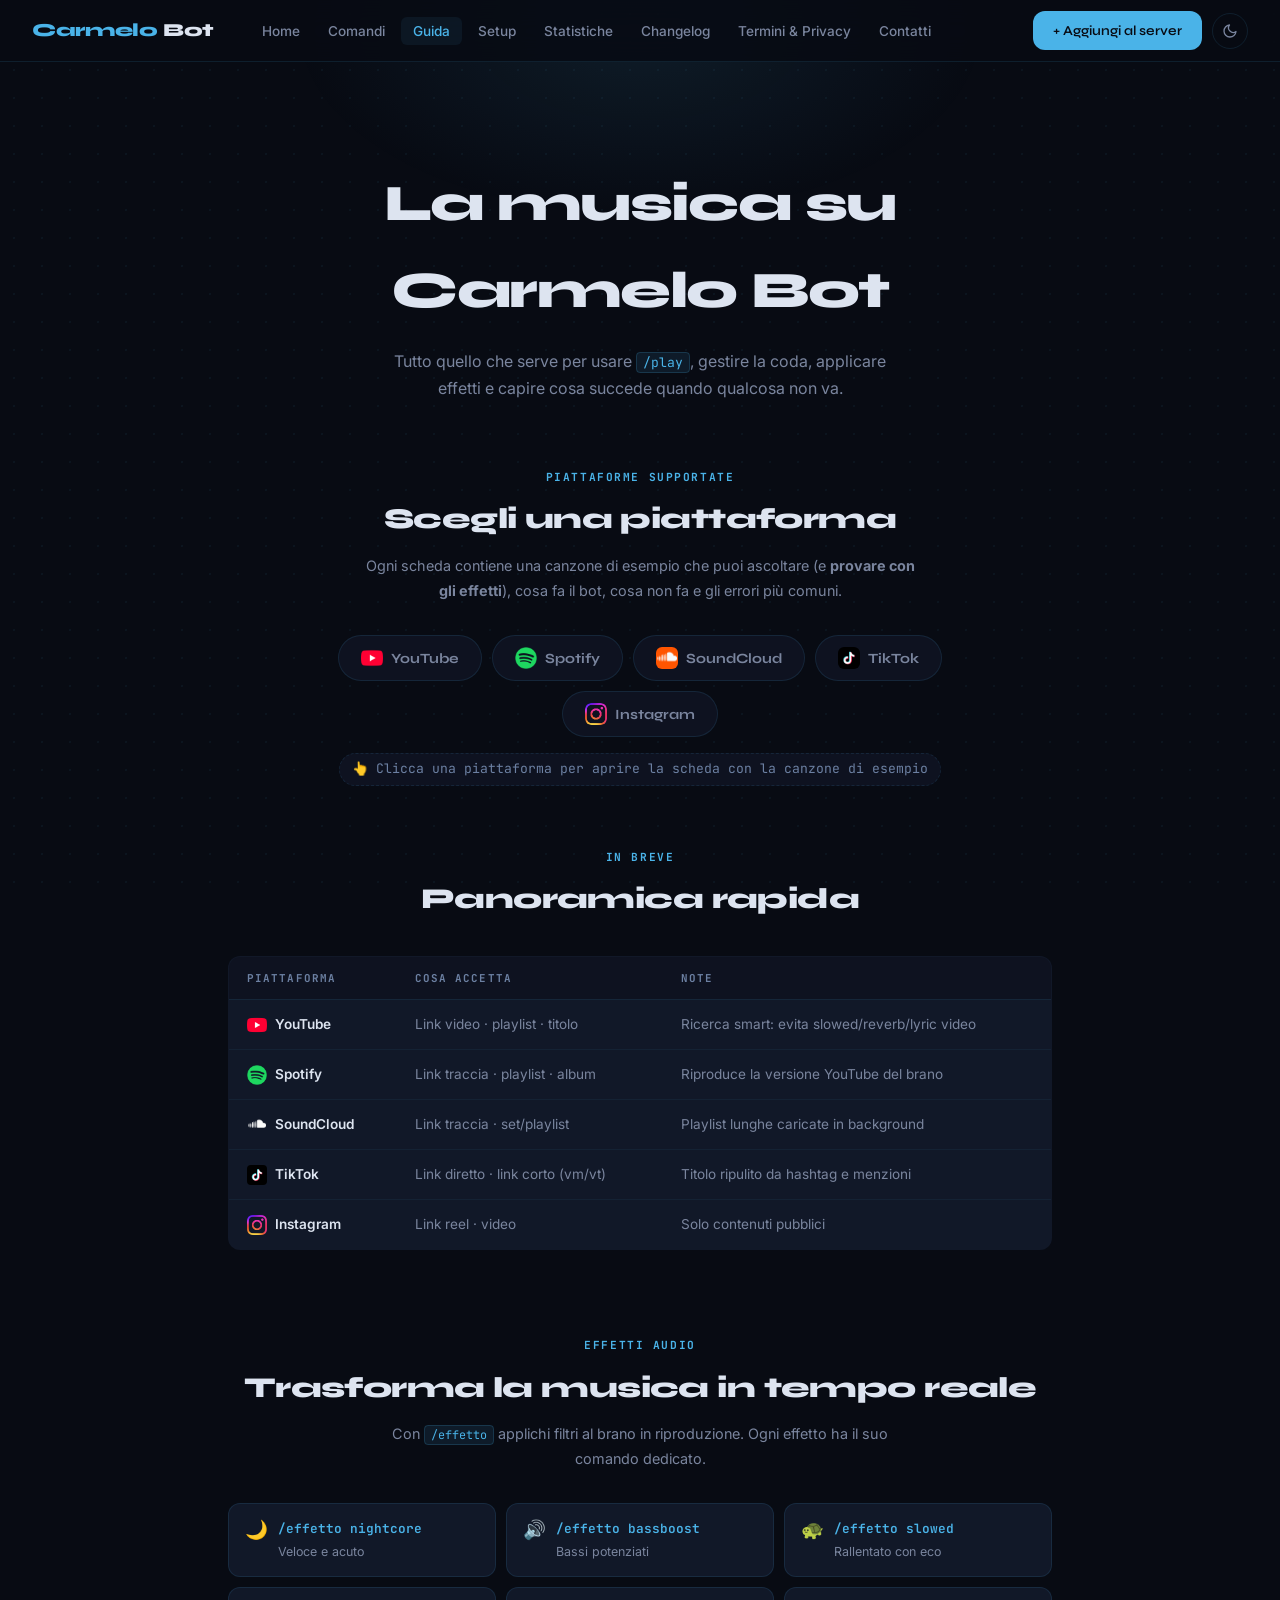
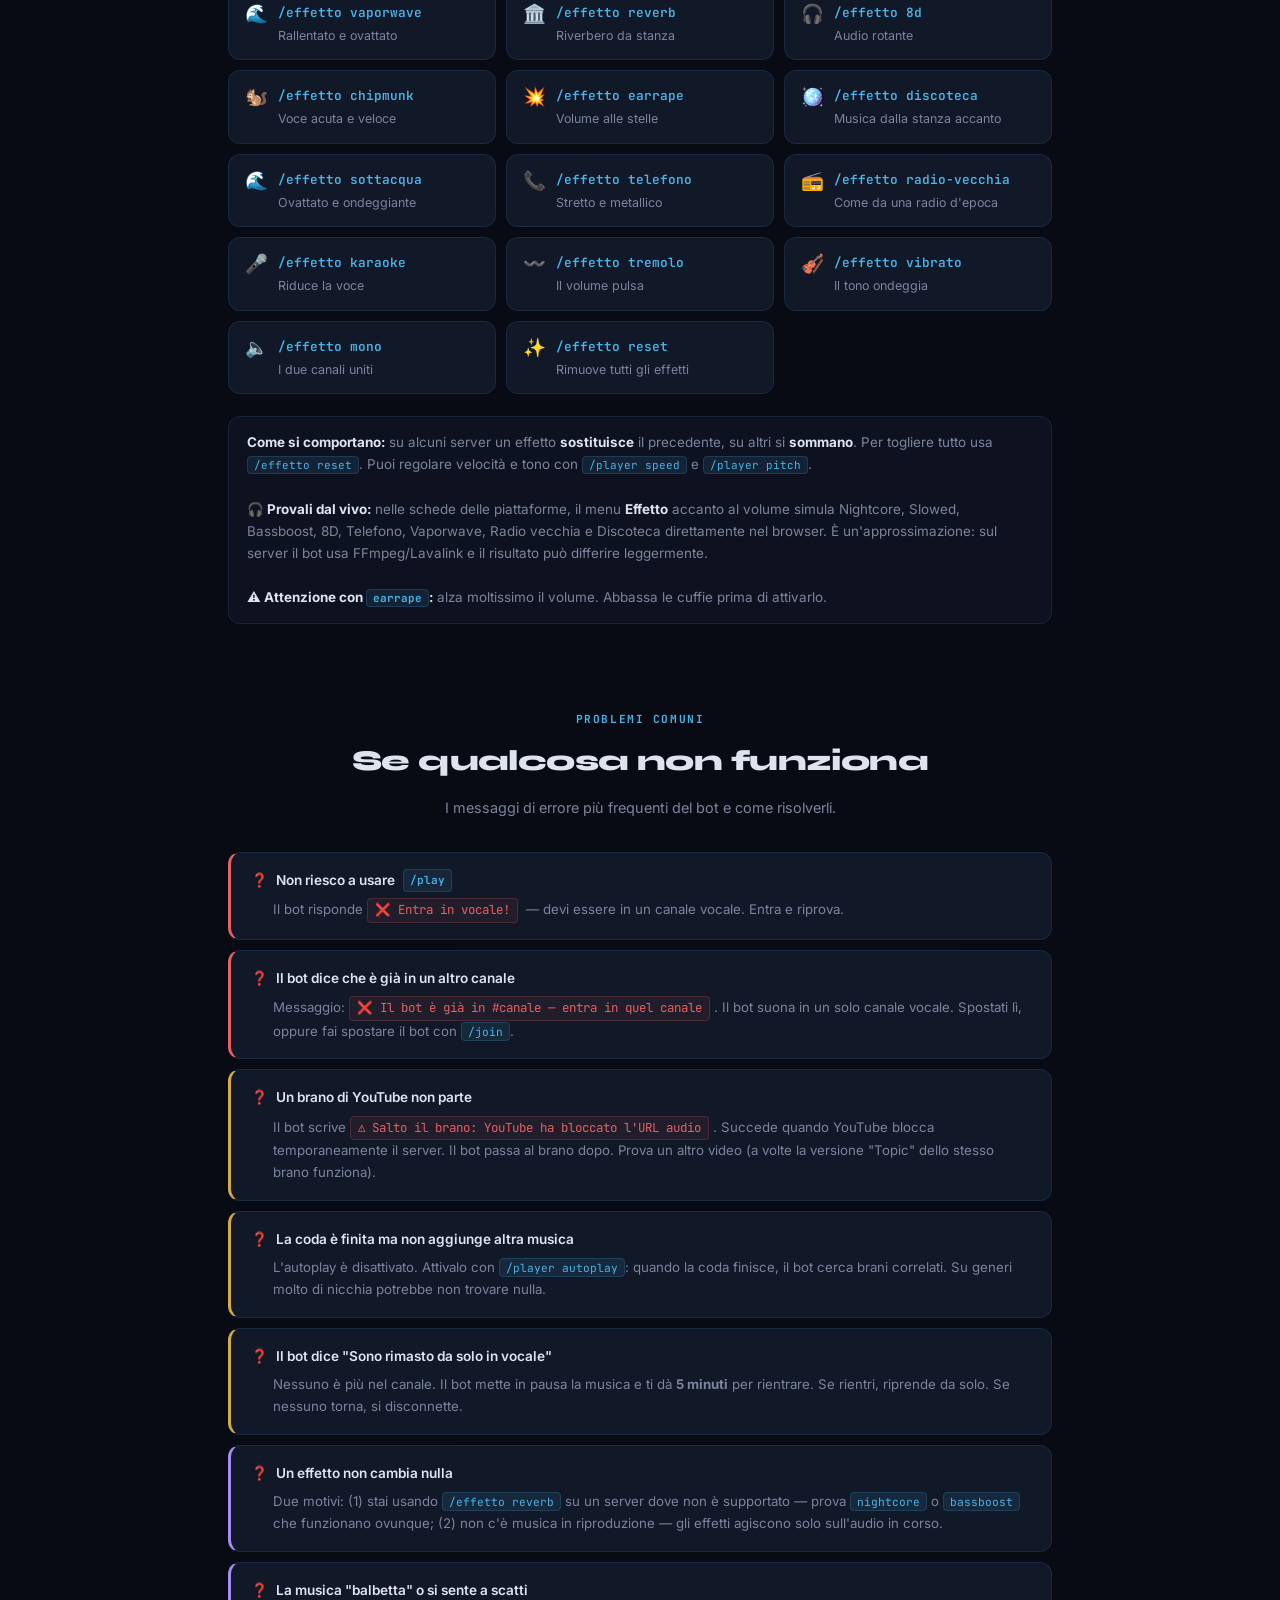
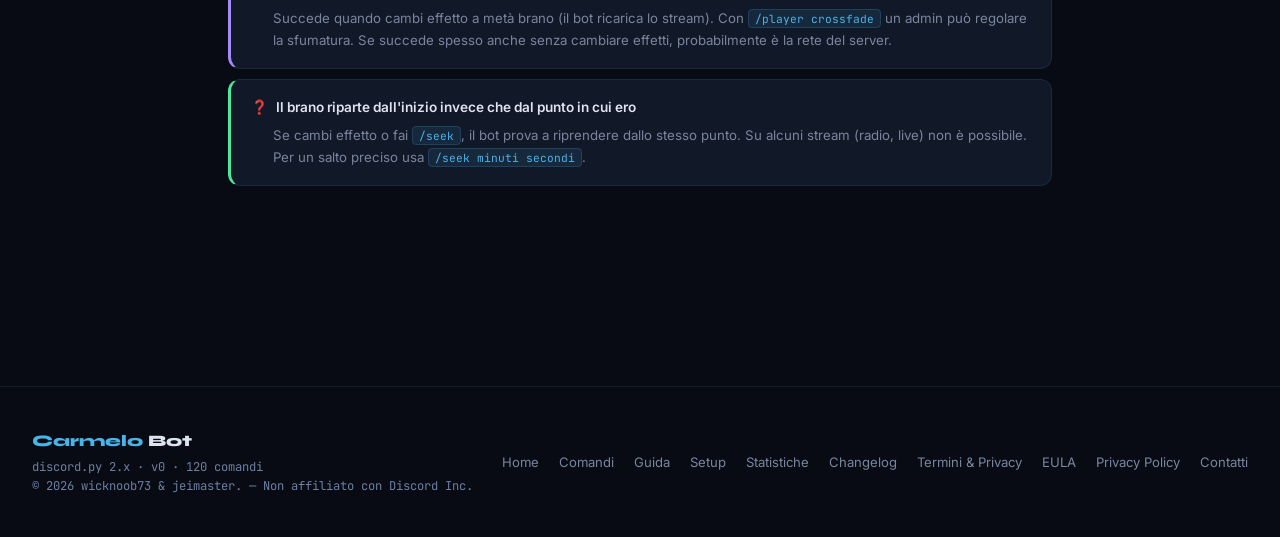
<file: guide.html>
<!DOCTYPE html>
<html lang="it">
<head>
  <meta charset="UTF-8">
  <meta name="viewport" content="width=device-width, initial-scale=1.0">
  <title>Guida alla musica — Carmelo Bot</title>
  <meta name="description" content="Guida completa ai comandi musicali di Carmelo Bot: YouTube, Spotify, SoundCloud, TikTok, Instagram, effetti audio e problemi comuni.">
  <link rel="canonical" href="https://wicknoob73.github.io/guide.html">

  <meta property="og:type" content="website">
  <meta property="og:title" content="Guida alla musica — Carmelo Bot">
  <meta property="og:description" content="Guida completa ai comandi musicali di Carmelo Bot.">
  <meta property="og:image" content="https://wicknoob73.github.io/assets/og-image.png">
  <meta name="theme-color" content="#4ab3e8">

  <link rel="icon" type="image/svg+xml" href="data:image/svg+xml,<svg xmlns='http://www.w3.org/2000/svg' viewBox='0 0 32 32'><rect width='32' height='32' rx='8' fill='%230a0c14'/><text y='24' x='4' font-size='22'>🤖</text></svg>">
  <link rel="icon" type="image/x-icon" href="favicon.ico">
  <link rel="preconnect" href="https://fonts.googleapis.com">
  <link rel="preconnect" href="https://fonts.gstatic.com" crossorigin>
  <link rel="stylesheet" href="https://fonts.googleapis.com/css2?family=Syne:wght@400;600;700;800&family=Inter:wght@300;400;500;600&family=JetBrains+Mono:wght@400;500&display=swap">
  <link rel="stylesheet" href="style.css">
</head>
<body>

<script src="config.js"></script>
<script src="version.js" defer></script>

<nav class="navbar">
  <a href="index.html" class="navbar-logo"><span>Carmelo</span> Bot</a>
    <ul class="navbar-links">
    <li><a href="index.html">Home</a></li>
    <li><a href="commands.html">Comandi</a></li>
    <li><a href="guide.html" class="active">Guida</a></li>
    <li><a href="setup.html">Setup</a></li>
    <li><a href="stats.html">Statistiche</a></li>
    <li><a href="changelog.html">Changelog</a></li>
    <li><a href="legal.html">Termini & Privacy</a></li>
    <li><a href="legal.html#contatti">Contatti</a></li>
  </ul>
  <a href="invite.html" class="navbar-cta">+ Aggiungi al server</a>
  <button class="theme-toggle" id="themeToggle" aria-label="Cambia tema">
    <svg class="icon-moon" viewBox="0 0 24 24" fill="none" stroke="currentColor" stroke-width="2" stroke-linecap="round" stroke-linejoin="round"><path d="M21 12.79A9 9 0 1 1 11.21 3 7 7 0 0 0 21 12.79z"/></svg>
    <svg class="icon-sun"  viewBox="0 0 24 24" fill="none" stroke="currentColor" stroke-width="2" stroke-linecap="round" stroke-linejoin="round"><circle cx="12" cy="12" r="5"/><line x1="12" y1="1" x2="12" y2="3"/><line x1="12" y1="21" x2="12" y2="23"/><line x1="4.22" y1="4.22" x2="5.64" y2="5.64"/><line x1="18.36" y1="18.36" x2="19.78" y2="19.78"/><line x1="1" y1="12" x2="3" y2="12"/><line x1="21" y1="12" x2="23" y2="12"/><line x1="4.22" y1="19.78" x2="5.64" y2="18.36"/><line x1="18.36" y1="5.64" x2="19.78" y2="4.22"/></svg>
  </button>
  <button class="hamburger" id="hamburgerBtn" aria-label="Menu"><span></span><span></span><span></span></button>
</nav>

<div class="mobile-menu" id="mobileMenu">
  <a href="index.html">Home</a>
  <a href="commands.html">Comandi</a>
  <a href="guide.html" class="active">Guida</a>
  <a href="setup.html">Setup</a>
  <a href="stats.html">Statistiche</a>
  <a href="changelog.html">Changelog</a>
  <a href="legal.html">Termini & Privacy</a>
  <a href="legal.html#contatti">Contatti</a>
  <a href="invite.html" class="mobile-cta">+ Aggiungi al server</a>
</div>

<div class="container">

  <header class="guide-hero">
    <h1>La musica su Carmelo Bot</h1>
    <p>Tutto quello che serve per usare <code>/play</code>, gestire la coda, applicare effetti e capire cosa succede quando qualcosa non va.</p>
  </header>

  <!-- TAB PIATTAFORME -->
  <section aria-labelledby="platforms-title">
    <div class="section-heading">
      <span class="section-kicker">Piattaforme supportate</span>
      <h2 id="platforms-title">Scegli una piattaforma</h2>
      <p>Ogni scheda contiene una canzone di esempio che puoi ascoltare (e <strong>provare con gli effetti</strong>), cosa fa il bot, cosa non fa e gli errori più comuni.</p>
    </div>

    <div class="platform-tabs">
      <button class="platform-tab" data-platform="youtube" style="--pcolor:#FF0000">
        <span class="platform-icon"><img src="assets/loghi/youtube.png" alt="YouTube"></span> YouTube
      </button>
      <button class="platform-tab" data-platform="spotify" style="--pcolor:#1DB954">
        <span class="platform-icon"><img src="assets/loghi/spotify.png" alt="Spotify"></span> Spotify
      </button>
      <button class="platform-tab" data-platform="soundcloud" style="--pcolor:#FF5500">
        <span class="platform-icon"><img src="assets/loghi/soundcloud.png" alt="SoundCloud"></span> SoundCloud
      </button>
      <button class="platform-tab" data-platform="tiktok" style="--pcolor:#FE2C55">
        <span class="platform-icon"><img src="assets/loghi/tiktok.png" alt="TikTok"></span> TikTok
      </button>
      <button class="platform-tab" data-platform="instagram" style="--pcolor:#E1306C">
        <span class="platform-icon"><img src="assets/loghi/instagram.png" alt="Instagram"></span> Instagram
      </button>
    </div>
    <p class="tabs-hint">
      <span>👆 Clicca una piattaforma per aprire la scheda con la canzone di esempio</span>
    </p>
  </section>

  <!-- PANORAMICA -->
  <section class="pf-overview" aria-labelledby="overview-title">
    <div class="section-heading">
      <span class="section-kicker">In breve</span>
      <h2 id="overview-title">Panoramica rapida</h2>
    </div>

    <table class="pf-overview-table">
      <thead>
        <tr>
          <th>Piattaforma</th>
          <th>Cosa accetta</th>
          <th>Note</th>
        </tr>
      </thead>
      <tbody>
        <tr>
          <td>
            <div class="pf-platform-cell">
              <img src="assets/loghi/youtube.png" alt="YouTube" class="pf-table-icon">
              <span>YouTube</span>
            </div>
          </td>
          <td>Link video · playlist · titolo</td>
          <td>Ricerca smart: evita slowed/reverb/lyric video</td>
        </tr>
        <tr>
          <td>
            <div class="pf-platform-cell">
              <img src="assets/loghi/spotify.png" alt="Spotify" class="pf-table-icon">
              <span>Spotify</span>
            </div>
          </td>
          <td>Link traccia · playlist · album</td>
          <td>Riproduce la versione YouTube del brano</td>
        </tr>
        <tr>
          <td>
            <div class="pf-platform-cell">
              <img src="assets/loghi/soundcloud.png" alt="SoundCloud" class="pf-table-icon">
              <span>SoundCloud</span>
            </div>
          </td>
          <td>Link traccia · set/playlist</td>
          <td>Playlist lunghe caricate in background</td>
        </tr>
        <tr>
          <td>
            <div class="pf-platform-cell">
              <img src="assets/loghi/tiktok.png" alt="TikTok" class="pf-table-icon">
              <span>TikTok</span>
            </div>
          </td>
          <td>Link diretto · link corto (vm/vt)</td>
          <td>Titolo ripulito da hashtag e menzioni</td>
        </tr>
        <tr>
          <td>
            <div class="pf-platform-cell">
              <img src="assets/loghi/instagram.png" alt="Instagram" class="pf-table-icon">
              <span>Instagram</span>
            </div>
          </td>
          <td>Link reel · video</td>
          <td>Solo contenuti pubblici</td>
        </tr>
      </tbody>
    </table>
  </section>

  <!-- EFFETTI AUDIO -->
  <section class="effects-section" aria-labelledby="effects-title">
    <div class="section-heading">
      <span class="section-kicker">Effetti audio</span>
      <h2 id="effects-title">Trasforma la musica in tempo reale</h2>
      <p>Con <code>/effetto</code> applichi filtri al brano in riproduzione. Ogni effetto ha il suo comando dedicato.</p>
    </div>

    <div class="effects-grid">
      <div class="effect-card"><span class="effect-emoji">🌙</span><div class="effect-body"><div class="effect-name">/effetto nightcore</div><div class="effect-desc">Veloce e acuto</div></div></div>
      <div class="effect-card"><span class="effect-emoji">🔊</span><div class="effect-body"><div class="effect-name">/effetto bassboost</div><div class="effect-desc">Bassi potenziati</div></div></div>
      <div class="effect-card"><span class="effect-emoji">🐢</span><div class="effect-body"><div class="effect-name">/effetto slowed</div><div class="effect-desc">Rallentato con eco</div></div></div>
      <div class="effect-card"><span class="effect-emoji">🌊</span><div class="effect-body"><div class="effect-name">/effetto vaporwave</div><div class="effect-desc">Rallentato e ovattato</div></div></div>
      <div class="effect-card"><span class="effect-emoji">🏛️</span><div class="effect-body"><div class="effect-name">/effetto reverb</div><div class="effect-desc">Riverbero da stanza</div></div></div>
      <div class="effect-card"><span class="effect-emoji">🎧</span><div class="effect-body"><div class="effect-name">/effetto 8d</div><div class="effect-desc">Audio rotante</div></div></div>
      <div class="effect-card"><span class="effect-emoji">🐿️</span><div class="effect-body"><div class="effect-name">/effetto chipmunk</div><div class="effect-desc">Voce acuta e veloce</div></div></div>
      <div class="effect-card"><span class="effect-emoji">💥</span><div class="effect-body"><div class="effect-name">/effetto earrape</div><div class="effect-desc">Volume alle stelle</div></div></div>
      <div class="effect-card"><span class="effect-emoji">🪩</span><div class="effect-body"><div class="effect-name">/effetto discoteca</div><div class="effect-desc">Musica dalla stanza accanto</div></div></div>
      <div class="effect-card"><span class="effect-emoji">🌊</span><div class="effect-body"><div class="effect-name">/effetto sottacqua</div><div class="effect-desc">Ovattato e ondeggiante</div></div></div>
      <div class="effect-card"><span class="effect-emoji">📞</span><div class="effect-body"><div class="effect-name">/effetto telefono</div><div class="effect-desc">Stretto e metallico</div></div></div>
      <div class="effect-card"><span class="effect-emoji">📻</span><div class="effect-body"><div class="effect-name">/effetto radio-vecchia</div><div class="effect-desc">Come da una radio d'epoca</div></div></div>
      <div class="effect-card"><span class="effect-emoji">🎤</span><div class="effect-body"><div class="effect-name">/effetto karaoke</div><div class="effect-desc">Riduce la voce</div></div></div>
      <div class="effect-card"><span class="effect-emoji">〰️</span><div class="effect-body"><div class="effect-name">/effetto tremolo</div><div class="effect-desc">Il volume pulsa</div></div></div>
      <div class="effect-card"><span class="effect-emoji">🎻</span><div class="effect-body"><div class="effect-name">/effetto vibrato</div><div class="effect-desc">Il tono ondeggia</div></div></div>
      <div class="effect-card"><span class="effect-emoji">🔈</span><div class="effect-body"><div class="effect-name">/effetto mono</div><div class="effect-desc">I due canali uniti</div></div></div>
      <div class="effect-card"><span class="effect-emoji">✨</span><div class="effect-body"><div class="effect-name">/effetto reset</div><div class="effect-desc">Rimuove tutti gli effetti</div></div></div>
    </div>

    <div class="effects-note">
      <strong>Come si comportano:</strong> su alcuni server un effetto <strong>sostituisce</strong> il precedente, su altri si <strong>sommano</strong>. Per togliere tutto usa <code>/effetto reset</code>. Puoi regolare velocità e tono con <code>/player speed</code> e <code>/player pitch</code>.<br><br>
      <strong>🎧 Provali dal vivo:</strong> nelle schede delle piattaforme, il menu <strong>Effetto</strong> accanto al volume simula Nightcore, Slowed, Bassboost, 8D, Telefono, Vaporwave, Radio vecchia e Discoteca direttamente nel browser. È un'approssimazione: sul server il bot usa FFmpeg/Lavalink e il risultato può differire leggermente.<br><br>
      <strong>⚠️ Attenzione con <code>earrape</code>:</strong> alza moltissimo il volume. Abbassa le cuffie prima di attivarlo.
    </div>
  </section>

  <!-- PROBLEMI COMUNI -->
  <section class="troubleshoot-section" aria-labelledby="troubleshoot-title">
    <div class="section-heading">
      <span class="section-kicker">Problemi comuni</span>
      <h2 id="troubleshoot-title">Se qualcosa non funziona</h2>
      <p>I messaggi di errore più frequenti del bot e come risolverli.</p>
    </div>

    <div class="troubleshoot-list">
      <div class="troubleshoot-item" style="--tc:#e86060">
        <div class="troubleshoot-q">Non riesco a usare <code>/play</code></div>
        <div class="troubleshoot-a">Il bot risponde <span class="troubleshoot-msg">❌ Entra in vocale!</span> — devi essere in un canale vocale. Entra e riprova.</div>
      </div>
      <div class="troubleshoot-item" style="--tc:#e86060">
        <div class="troubleshoot-q">Il bot dice che è già in un altro canale</div>
        <div class="troubleshoot-a">Messaggio: <span class="troubleshoot-msg">❌ Il bot è già in #canale — entra in quel canale</span>. Il bot suona in un solo canale vocale. Spostati lì, oppure fai spostare il bot con <code>/join</code>.</div>
      </div>
      <div class="troubleshoot-item" style="--tc:#d4a947">
        <div class="troubleshoot-q">Un brano di YouTube non parte</div>
        <div class="troubleshoot-a">Il bot scrive <span class="troubleshoot-msg">⚠️ Salto il brano: YouTube ha bloccato l'URL audio</span>. Succede quando YouTube blocca temporaneamente il server. Il bot passa al brano dopo. Prova un altro video (a volte la versione "Topic" dello stesso brano funziona).</div>
      </div>
      <div class="troubleshoot-item" style="--tc:#d4a947">
        <div class="troubleshoot-q">La coda è finita ma non aggiunge altra musica</div>
        <div class="troubleshoot-a">L'autoplay è disattivato. Attivalo con <code>/player autoplay</code>: quando la coda finisce, il bot cerca brani correlati. Su generi molto di nicchia potrebbe non trovare nulla.</div>
      </div>
      <div class="troubleshoot-item" style="--tc:#d4a947">
        <div class="troubleshoot-q">Il bot dice "Sono rimasto da solo in vocale"</div>
        <div class="troubleshoot-a">Nessuno è più nel canale. Il bot mette in pausa la musica e ti dà <strong>5 minuti</strong> per rientrare. Se rientri, riprende da solo. Se nessuno torna, si disconnette.</div>
      </div>
      <div class="troubleshoot-item" style="--tc:#a78bfa">
        <div class="troubleshoot-q">Un effetto non cambia nulla</div>
        <div class="troubleshoot-a">Due motivi: (1) stai usando <code>/effetto reverb</code> su un server dove non è supportato — prova <code>nightcore</code> o <code>bassboost</code> che funzionano ovunque; (2) non c'è musica in riproduzione — gli effetti agiscono solo sull'audio in corso.</div>
      </div>
      <div class="troubleshoot-item" style="--tc:#a78bfa">
        <div class="troubleshoot-q">La musica "balbetta" o si sente a scatti</div>
        <div class="troubleshoot-a">Succede quando cambi effetto a metà brano (il bot ricarica lo stream). Con <code>/player crossfade</code> un admin può regolare la sfumatura. Se succede spesso anche senza cambiare effetti, probabilmente è la rete del server.</div>
      </div>
      <div class="troubleshoot-item" style="--tc:#4de89a">
        <div class="troubleshoot-q">Il brano riparte dall'inizio invece che dal punto in cui ero</div>
        <div class="troubleshoot-a">Se cambi effetto o fai <code>/seek</code>, il bot prova a riprendere dallo stesso punto. Su alcuni stream (radio, live) non è possibile. Per un salto preciso usa <code>/seek minuti secondi</code>.</div>
      </div>
    </div>
  </section>

</div>

<!-- OVERLAY FULL-SCREEN CON LE SCHEDE DELLE PIATTAFORME -->
<div class="platform-overlay" id="platformOverlay" role="dialog" aria-modal="true" aria-labelledby="platformOverlayTitle">
  <button class="platform-modal-close" id="platformClose" aria-label="Chiudi scheda">
    <svg width="18" height="18" viewBox="0 0 24 24" fill="none" stroke="currentColor" stroke-width="2.5" stroke-linecap="round" stroke-linejoin="round"><line x1="18" y1="6" x2="6" y2="18"/><line x1="6" y1="6" x2="18" y2="18"/></svg>
  </button>

  <div class="platform-modal" id="platformModal">

    <!-- ═════════ YOUTUBE ═════════ -->
    <div class="platform-panel-content" data-content="youtube" style="--pcolor:#FF0000">
      <div class="pf-header">
        <div class="pf-header-icon"><img src="assets/loghi/youtube.png" alt="YouTube"></div>
        <div class="pf-header-text">
          <h2 id="platformOverlayTitle">YouTube</h2>
          <p>La piattaforma più supportata. Video, playlist, ricerche testuali.</p>
        </div>
        <a href="commands.html#play" class="pf-header-link">/play →</a>
      </div>

      <div class="listen-inline">
        <div class="listen-label">🎵 Ascolta un estratto</div>
        <div class="listen-card" style="--pcolor:#FF0000">
          <div class="listen-info">
            <div class="listen-title">Gangnam Style</div>
            <div class="listen-artist">PSY</div>
          </div>
          
          <div class="volume-control">
            <button class="volume-btn" aria-label="Muto">
              <svg class="icon-vol-up" width="16" height="16" viewBox="0 0 24 24" fill="none" stroke="currentColor" stroke-width="2" stroke-linecap="round" stroke-linejoin="round"><polygon points="11 5 6 9 2 9 2 15 6 15 11 19 11 5"></polygon><path d="M15.54 8.46a5 5 0 0 1 0 7.07"></path><path d="M19.07 4.93a10 10 0 0 1 0 14.14"></path></svg>
              <svg class="icon-vol-mute" width="16" height="16" viewBox="0 0 24 24" fill="none" stroke="currentColor" stroke-width="2" stroke-linecap="round" stroke-linejoin="round" style="display:none;"><polygon points="11 5 6 9 2 9 2 15 6 15 11 19 11 5"></polygon><line x1="23" y1="9" x2="17" y2="15"></line><line x1="17" y1="9" x2="23" y2="15"></line></svg>
            </button>
            <input type="range" class="volume-slider" min="0" max="1" step="0.05" value="0.3" aria-label="Volume">
          </div>

          <button class="listen-play" data-audio="youtube" aria-label="Riproduci Gangnam Style">
            <svg class="icon-play" width="18" height="18" viewBox="0 0 24 24" fill="currentColor"><path d="M8 5v14l11-7z"/></svg>
            <svg class="icon-pause" width="18" height="18" viewBox="0 0 24 24" fill="currentColor" style="display:none"><path d="M6 4h4v16H6zM14 4h4v16h-4z"/></svg>
          </button>
          <div class="listen-progress"><div class="listen-progress-bar"></div></div>
          <audio id="audio-youtube" src="assets/audio/youtube.mp3" preload="none"></audio>
        </div>
      </div>

      <div class="pf-section">
        <div class="pf-section-title">📥 Cosa puoi incollare</div>
        <div class="pf-section-body">
          <ul>
            <li><strong>Link di un video:</strong> <code>youtube.com/watch?v=...</code> oppure <code>youtu.be/...</code></li>
            <li><strong>Link di una playlist:</strong> <code>youtube.com/playlist?list=...</code> (anche con <code>&list=</code> dentro un video)</li>
            <li><strong>Solo il titolo:</strong> <code>/play blinding lights</code> — il bot cerca per te</li>
            <li><strong>Titolo + artista:</strong> <code>/play The Weeknd - Blinding Lights</code> — più preciso</li>
          </ul>
        </div>
      </div>

      <div class="pf-section">
        <div class="pf-section-title">⚙️ Cosa fa il bot</div>
        <div class="pf-section-body">
          <p>Il bot non prende il primo risultato a caso: usa una <strong>ricerca smart</strong> che guarda i primi 5 risultati e sceglie il migliore secondo queste regole:</p>
          <ul>
            <li><strong>+50 punti</strong> ai canali "Topic" (audio ufficiale caricato automaticamente da YouTube Music)</li>
            <li><strong>+20 punti</strong> ai video con "official audio" nel titolo</li>
            <li><strong>−5 punti</strong> ai video "official video" (preferisce l'audio puro al video musicale)</li>
            <li><strong>−100 punti</strong> a slowed, reverb, sped up, nightcore, lyric video, karaoke, instrumental, "1 hour", reaction, ecc.</li>
          </ul>
          <p>Per le <strong>playlist</strong>: il bot carica subito i primi 25 brani e continua in background.</p>
        </div>
      </div>

      <div class="pf-section">
        <div class="pf-section-title">💬 Esempi concreti</div>
        <div class="pf-section-body">
          <div class="pf-example">
            <div class="pf-example-input">
              <span class="pf-example-label">Tu scrivi</span>
              /play https://www.youtube.com/watch?v=dQw4w9WgXcQ
            </div>
            <div class="pf-example-output">
              <span class="pf-example-label">Il bot fa</span>
              Entra in vocale · ▶ Started playing · <em>Rick Astley - Never Gonna Give You Up (Official Video)</em>
            </div>
          </div>
          <div class="pf-example">
            <div class="pf-example-input">
              <span class="pf-example-label">Tu scrivi</span>
              /play blinding lights
            </div>
            <div class="pf-example-output">
              <span class="pf-example-label">Il bot fa</span>
              ✅ Aggiunto: blinding lights<br>▶ Started playing · <em>The Weeknd - Blinding Lights (Official Audio)</em>
            </div>
          </div>
        </div>
      </div>

      <div class="pf-section">
        <div class="pf-section-title">⛔ Cosa NON succede</div>
        <div class="pf-section-body">
          <div class="pf-no">
            <ul>
              <li><strong>Non scarica il video:</strong> estrae solo l'audio, non vedrai mai il video nel canale.</li>
              <li><strong>Non riproduce live streaming:</strong> se incolli il link di una diretta, il bot la tratta come brano normale e potrebbe non partire.</li>
              <li><strong>Non aggira le restrizioni:</strong> video "vietati ai minori" o bloccati per regione potrebbero non partire.</li>
              <li><strong>Non suona in due canali contemporaneamente:</strong> un solo canale vocale alla volta per server.</li>
            </ul>
          </div>
        </div>
      </div>

      <div class="pf-section">
        <div class="pf-section-title">⚠️ Errori comuni</div>
        <div class="pf-section-body">
          <div class="pf-error">
            <div class="pf-error-msg">⚠️ Salto il brano: YouTube ha bloccato l'URL audio</div>
            <div class="pf-error-fix">YouTube ha temporaneamente bloccato il server del bot. Il bot salta il brano e passa al successivo. <strong>Cosa fare:</strong> riprova più tardi, oppure prova un'altra versione dello stesso brano.</div>
          </div>
          <div class="pf-error">
            <div class="pf-error-msg">❌ Entra in vocale!</div>
            <div class="pf-error-fix">Non sei in un canale vocale. <strong>Cosa fare:</strong> entra in un canale e riprova.</div>
          </div>
        </div>
      </div>
    </div>

    <!-- ═════════ SPOTIFY ═════════ -->
    <div class="platform-panel-content" data-content="spotify" style="--pcolor:#1DB954">
      <div class="pf-header">
        <div class="pf-header-icon"><img src="assets/loghi/spotify.png" alt="Spotify"></div>
        <div class="pf-header-text">
          <h2>Spotify</h2>
          <p>Traccia, playlist o album: il bot suona la versione YouTube dello stesso brano.</p>
        </div>
        <a href="commands.html#play" class="pf-header-link">/play →</a>
      </div>

      <div class="listen-inline">
        <div class="listen-label">🎵 Ascolta un estratto</div>
        <div class="listen-card" style="--pcolor:#1DB954">
          <div class="listen-info">
            <div class="listen-title">Blinding Lights</div>
            <div class="listen-artist">The Weeknd</div>
          </div>
          
          <div class="volume-control">
            <button class="volume-btn" aria-label="Muto">
              <svg class="icon-vol-up" width="16" height="16" viewBox="0 0 24 24" fill="none" stroke="currentColor" stroke-width="2" stroke-linecap="round" stroke-linejoin="round"><polygon points="11 5 6 9 2 9 2 15 6 15 11 19 11 5"></polygon><path d="M15.54 8.46a5 5 0 0 1 0 7.07"></path><path d="M19.07 4.93a10 10 0 0 1 0 14.14"></path></svg>
              <svg class="icon-vol-mute" width="16" height="16" viewBox="0 0 24 24" fill="none" stroke="currentColor" stroke-width="2" stroke-linecap="round" stroke-linejoin="round" style="display:none;"><polygon points="11 5 6 9 2 9 2 15 6 15 11 19 11 5"></polygon><line x1="23" y1="9" x2="17" y2="15"></line><line x1="17" y1="9" x2="23" y2="15"></line></svg>
            </button>
            <input type="range" class="volume-slider" min="0" max="1" step="0.05" value="0.3" aria-label="Volume">
          </div>

          <button class="listen-play" data-audio="spotify" aria-label="Riproduci Blinding Lights">
            <svg class="icon-play" width="18" height="18" viewBox="0 0 24 24" fill="currentColor"><path d="M8 5v14l11-7z"/></svg>
            <svg class="icon-pause" width="18" height="18" viewBox="0 0 24 24" fill="currentColor" style="display:none"><path d="M6 4h4v16H6zM14 4h4v16h-4z"/></svg>
          </button>
          <div class="listen-progress"><div class="listen-progress-bar"></div></div>
          <audio id="audio-spotify" src="assets/audio/spotify.mp3" preload="none"></audio>
        </div>
      </div>

      <div class="pf-section">
        <div class="pf-section-title">📥 Cosa puoi incollare</div>
        <div class="pf-section-body">
          <ul>
            <li><strong>Link di una traccia:</strong> <code>open.spotify.com/track/...</code></li>
            <li><strong>Link di una playlist:</strong> <code>open.spotify.com/playlist/...</code> — sia tua che pubblica</li>
            <li><strong>Link di un album:</strong> <code>open.spotify.com/album/...</code></li>
          </ul>
        </div>
      </div>

      <div class="pf-section">
        <div class="pf-section-title">⚙️ Cosa fa il bot</div>
        <div class="pf-section-body">
          <p>Spotify non permette ai bot di riprodurre direttamente il suo audio (DRM). Quindi Carmelo Bot:</p>
          <ul>
            <li>Legge <strong>titolo e artista</strong> dalla pagina della traccia o della playlist.</li>
            <li>Cerca il brano su <strong>YouTube</strong> (con la stessa ricerca smart usata per YouTube).</li>
            <li>Riproduce la versione YouTube in vocale: quello che senti non è lo stream Spotify, ma la stessa canzone caricata da YouTube.</li>
          </ul>
        </div>
      </div>

      <div class="pf-section">
        <div class="pf-section-title">💬 Esempi concreti</div>
        <div class="pf-section-body">
          <div class="pf-example">
            <div class="pf-example-input">
              <span class="pf-example-label">Tu scrivi</span>
              /play https://open.spotify.com/track/4cOdK2wGLETKBW3PvgPWqT
            </div>
            <div class="pf-example-output">
              <span class="pf-example-label">Il bot fa</span>
              ✅ Spotify: <strong>Never Gonna Give You Up - Rick Astley</strong><br>▶ Started playing · <em>Rick Astley - Never Gonna Give You Up (Official Audio)</em>
            </div>
          </div>
          <div class="pf-example">
            <div class="pf-example-input">
              <span class="pf-example-label">Tu scrivi</span>
              /play https://open.spotify.com/playlist/37i9dQZ...
            </div>
            <div class="pf-example-output">
              <span class="pf-example-label">Il bot fa</span>
              ✅ Playlist Spotify aggiunta: <strong>[Top 50 Global]</strong> — <strong>200 brani</strong>!
            </div>
          </div>
        </div>
      </div>

      <div class="pf-section">
        <div class="pf-section-title">⛔ Cosa NON succede</div>
        <div class="pf-section-body">
          <div class="pf-no">
            <ul>
              <li><strong>Non riproduce l'audio di Spotify:</strong> impossibile tecnicamente, per via del DRM. Il bot usa sempre YouTube.</li>
              <li><strong>Non mostra copertine Spotify:</strong> nell'embed "Started playing" vedi la copertina di YouTube.</li>
              <li><strong>Non accede al tuo account:</strong> il bot legge solo la pagina pubblica del link che gli incolli.</li>
              <li><strong>Non funziona con playlist private di altri utenti:</strong> solo le playlist pubbliche o le tue.</li>
            </ul>
          </div>
        </div>
      </div>

      <div class="pf-section">
        <div class="pf-section-title">⚠️ Errori comuni</div>
        <div class="pf-section-body">
          <div class="pf-error">
            <div class="pf-error-msg">❌ Non sono riuscito a leggere questa playlist</div>
            <div class="pf-error-fix">La playlist è privata, oppure Spotify ha cambiato qualcosa nella pagina. <strong>Cosa fare:</strong> verifica che sia pubblica.</div>
          </div>
          <div class="pf-error">
            <div class="pf-error-msg">✅ Spotify: <em>titolo sbagliato</em></div>
            <div class="pf-error-fix">Il bot ha cercato su YouTube e ha trovato un brano diverso. <strong>Cosa fare:</strong> usa <code>/player playnext</code> con il titolo esatto.</div>
          </div>
        </div>
      </div>
    </div>

    <!-- ═════════ SOUNDCLOUD ═════════ -->
    <div class="platform-panel-content" data-content="soundcloud" style="--pcolor:#FF5500">
      <div class="pf-header">
        <div class="pf-header-icon"><img src="assets/loghi/soundcloud.png" alt="SoundCloud"></div>
        <div class="pf-header-text">
          <h2>SoundCloud</h2>
          <p>Tracce e set/playlist, con audio originale della piattaforma (non passa da YouTube).</p>
        </div>
        <a href="commands.html#play" class="pf-header-link">/play →</a>
      </div>

      <div class="listen-inline">
        <div class="listen-label">🎵 Ascolta un estratto</div>
        <div class="listen-card" style="--pcolor:#FF5500">
          <div class="listen-info">
            <div class="listen-title">Not Like Us</div>
            <div class="listen-artist">Kendrick Lamar</div>
          </div>
          
          <div class="volume-control">
            <button class="volume-btn" aria-label="Muto">
              <svg class="icon-vol-up" width="16" height="16" viewBox="0 0 24 24" fill="none" stroke="currentColor" stroke-width="2" stroke-linecap="round" stroke-linejoin="round"><polygon points="11 5 6 9 2 9 2 15 6 15 11 19 11 5"></polygon><path d="M15.54 8.46a5 5 0 0 1 0 7.07"></path><path d="M19.07 4.93a10 10 0 0 1 0 14.14"></path></svg>
              <svg class="icon-vol-mute" width="16" height="16" viewBox="0 0 24 24" fill="none" stroke="currentColor" stroke-width="2" stroke-linecap="round" stroke-linejoin="round" style="display:none;"><polygon points="11 5 6 9 2 9 2 15 6 15 11 19 11 5"></polygon><line x1="23" y1="9" x2="17" y2="15"></line><line x1="17" y1="9" x2="23" y2="15"></line></svg>
            </button>
            <input type="range" class="volume-slider" min="0" max="1" step="0.05" value="0.3" aria-label="Volume">
          </div>

          <button class="listen-play" data-audio="soundcloud" aria-label="Riproduci Not Like Us">
            <svg class="icon-play" width="18" height="18" viewBox="0 0 24 24" fill="currentColor"><path d="M8 5v14l11-7z"/></svg>
            <svg class="icon-pause" width="18" height="18" viewBox="0 0 24 24" fill="currentColor" style="display:none"><path d="M6 4h4v16H6zM14 4h4v16h-4z"/></svg>
          </button>
          <div class="listen-progress"><div class="listen-progress-bar"></div></div>
          <audio id="audio-soundcloud" src="assets/audio/soundcloud.mp3" preload="none"></audio>
        </div>
      </div>

      <div class="pf-section">
        <div class="pf-section-title">📥 Cosa puoi incollare</div>
        <div class="pf-section-body">
          <ul>
            <li><strong>Link di una traccia:</strong> <code>soundcloud.com/artista/brano</code></li>
            <li><strong>Link di un set/playlist:</strong> <code>soundcloud.com/artista/sets/nome-set</code></li>
          </ul>
        </div>
      </div>

      <div class="pf-section">
        <div class="pf-section-title">⚙️ Cosa fa il bot</div>
        <div class="pf-section-body">
          <ul>
            <li><strong>Traccia singola:</strong> aggiunge il brano alla coda e lo riproduce direttamente dal link SoundCloud.</li>
            <li><strong>Set/playlist:</strong> parte con il primo brano e carica gli altri in background.</li>
            <li><strong>Audio originale:</strong> quello che senti è il file originale caricato dall'artista, non una versione YouTube.</li>
          </ul>
        </div>
      </div>

      <div class="pf-section">
        <div class="pf-section-title">💬 Esempi concreti</div>
        <div class="pf-section-body">
          <div class="pf-example">
            <div class="pf-example-input">
              <span class="pf-example-label">Tu scrivi</span>
              /play https://soundcloud.com/artist/track-name
            </div>
            <div class="pf-example-output">
              <span class="pf-example-label">Il bot fa</span>
              ✅ Aggiunto: track-name<br>▶ Started playing · <em>artist - track-name</em>
            </div>
          </div>
        </div>
      </div>

      <div class="pf-section">
        <div class="pf-section-title">⛔ Cosa NON succede</div>
        <div class="pf-section-body">
          <div class="pf-no">
            <ul>
              <li><strong>Non supporta profili interi:</strong> solo tracce e set/playlist.</li>
              <li><strong>Non aggira i limiti di SoundCloud:</strong> alcune tracce hanno restrizioni regionali o sono state rimosse.</li>
              <li><strong>Non converte tracce "premium":</strong> se una traccia è riservata agli abbonati, non si può riprodurre.</li>
            </ul>
          </div>
        </div>
      </div>

      <div class="pf-section">
        <div class="pf-section-title">⚠️ Errori comuni</div>
        <div class="pf-section-body">
          <div class="pf-error">
            <div class="pf-error-msg">❌ Non sono riuscito a leggere questa playlist SoundCloud</div>
            <div class="pf-error-fix">Il set potrebbe essere privato o il link non contiene <code>/sets/</code>. <strong>Cosa fare:</strong> verifica che l'URL sia del tipo <code>soundcloud.com/artista/sets/nome</code>.</div>
          </div>
        </div>
      </div>
    </div>

    <!-- ═════════ TIKTOK ═════════ -->
    <div class="platform-panel-content" data-content="tiktok" style="--pcolor:#FE2C55">
      <div class="pf-header">
        <div class="pf-header-icon"><img src="assets/loghi/tiktok.png" alt="TikTok"></div>
        <div class="pf-header-text">
          <h2>TikTok</h2>
          <p>Estrae l'audio dai video TikTok e ripulisce il titolo da hashtag e menzioni.</p>
        </div>
        <a href="commands.html#play" class="pf-header-link">/play →</a>
      </div>

      <div class="listen-inline">
        <div class="listen-label">🎵 Ascolta un estratto</div>
        <div class="listen-card" style="--pcolor:#FE2C55">
          <div class="listen-info">
            <div class="listen-title">Non mi innamorerò</div>
            <div class="listen-artist">Pucho &amp; Mia LoBosco</div>
          </div>
          
          <div class="volume-control">
            <button class="volume-btn" aria-label="Muto">
              <svg class="icon-vol-up" width="16" height="16" viewBox="0 0 24 24" fill="none" stroke="currentColor" stroke-width="2" stroke-linecap="round" stroke-linejoin="round"><polygon points="11 5 6 9 2 9 2 15 6 15 11 19 11 5"></polygon><path d="M15.54 8.46a5 5 0 0 1 0 7.07"></path><path d="M19.07 4.93a10 10 0 0 1 0 14.14"></path></svg>
              <svg class="icon-vol-mute" width="16" height="16" viewBox="0 0 24 24" fill="none" stroke="currentColor" stroke-width="2" stroke-linecap="round" stroke-linejoin="round" style="display:none;"><polygon points="11 5 6 9 2 9 2 15 6 15 11 19 11 5"></polygon><line x1="23" y1="9" x2="17" y2="15"></line><line x1="17" y1="9" x2="23" y2="15"></line></svg>
            </button>
            <input type="range" class="volume-slider" min="0" max="1" step="0.05" value="0.3" aria-label="Volume">
          </div>

          <button class="listen-play" data-audio="tiktok" aria-label="Riproduci Non mi innamorerò">
            <svg class="icon-play" width="18" height="18" viewBox="0 0 24 24" fill="currentColor"><path d="M8 5v14l11-7z"/></svg>
            <svg class="icon-pause" width="18" height="18" viewBox="0 0 24 24" fill="currentColor" style="display:none"><path d="M6 4h4v16H6zM14 4h4v16h-4z"/></svg>
          </button>
          <div class="listen-progress"><div class="listen-progress-bar"></div></div>
          <audio id="audio-tiktok" src="assets/audio/tiktok.mp3" preload="none"></audio>
        </div>
      </div>

      <div class="pf-section">
        <div class="pf-section-title">📥 Cosa puoi incollare</div>
        <div class="pf-section-body">
          <ul>
            <li><strong>Link diretto:</strong> <code>tiktok.com/@utente/video/123456789</code></li>
            <li><strong>Link corto:</strong> <code>vm.tiktok.com/xxxxx</code> oppure <code>vt.tiktok.com/xxxxx</code></li>
          </ul>
        </div>
      </div>

      <div class="pf-section">
        <div class="pf-section-title">⚙️ Cosa fa il bot</div>
        <div class="pf-section-body">
          <ul>
            <li><strong>Estrae l'audio del video</strong> e lo riproduce in vocale come brano normale.</li>
            <li><strong>Ripulisce il titolo:</strong> rimuove tutti gli hashtag (<code>#fyp</code>, <code>#perte</code>, ecc.) e le menzioni (<code>@amico</code>), e tronca a 80 caratteri.</li>
            <li>Se dopo la pulizia non resta nulla, il titolo diventa <strong>"TikTok di @autore"</strong>.</li>
          </ul>
        </div>
      </div>

      <div class="pf-section">
        <div class="pf-section-title">💬 Esempi concreti</div>
        <div class="pf-section-body">
          <div class="pf-example">
            <div class="pf-example-input">
              <span class="pf-example-label">Didascalia originale</span>
              Questa canzone è fantastica #fyp #perte @mario
            </div>
            <div class="pf-example-output">
              <span class="pf-example-label">Titolo ripulito dal bot</span>
              Questa canzone è fantastica
            </div>
          </div>
          <div class="pf-example">
            <div class="pf-example-input">
              <span class="pf-example-label">Didascalia solo hashtag</span>
              #fyp #perte #viral
            </div>
            <div class="pf-example-output">
              <span class="pf-example-label">Titolo ripulito dal bot</span>
              TikTok di @utente
            </div>
          </div>
        </div>
      </div>

      <div class="pf-section">
        <div class="pf-section-title">⛔ Cosa NON succede</div>
        <div class="pf-section-body">
          <div class="pf-no">
            <ul>
              <li><strong>Non scarica il video:</strong> solo l'audio viene estratto.</li>
              <li><strong>Non funziona con video privati:</strong> se il video è riservato agli amici o privato, non parte.</li>
              <li><strong>Non salta i blocchi di TikTok:</strong> se TikTok blocca il server, il brano viene saltato.</li>
              <li><strong>Non mostra commenti, like, effetti:</strong> il bot prende solo l'audio e la didascalia (per il titolo).</li>
            </ul>
          </div>
        </div>
      </div>

      <div class="pf-section">
        <div class="pf-section-title">⚠️ Errori comuni</div>
        <div class="pf-section-body">
          <div class="pf-error">
            <div class="pf-error-msg">⚠️ Salto il brano</div>
            <div class="pf-error-fix">TikTok ha bloccato il server, oppure il video è stato rimosso. <strong>Cosa fare:</strong> riprova più tardi, oppure usa un altro video.</div>
          </div>
        </div>
      </div>
    </div>

    <!-- ═════════ INSTAGRAM ═════════ -->
    <div class="platform-panel-content" data-content="instagram" style="--pcolor:#E1306C">
      <div class="pf-header">
        <div class="pf-header-icon"><img src="assets/loghi/instagram.png" alt="Instagram"></div>
        <div class="pf-header-text">
          <h2>Instagram</h2>
          <p>Reel e video pubblici. Stessa logica di TikTok per l'audio e per il titolo.</p>
        </div>
        <a href="commands.html#play" class="pf-header-link">/play →</a>
      </div>

      <div class="listen-inline">
        <div class="listen-label">🎵 Ascolta un estratto</div>
        <div class="listen-card" style="--pcolor:#E1306C">
          <div class="listen-info">
            <div class="listen-title">Love me not</div>
            <div class="listen-artist">Ravyn Lenea</div>
          </div>
          
          <div class="volume-control">
            <button class="volume-btn" aria-label="Muto">
              <svg class="icon-vol-up" width="16" height="16" viewBox="0 0 24 24" fill="none" stroke="currentColor" stroke-width="2" stroke-linecap="round" stroke-linejoin="round"><polygon points="11 5 6 9 2 9 2 15 6 15 11 19 11 5"></polygon><path d="M15.54 8.46a5 5 0 0 1 0 7.07"></path><path d="M19.07 4.93a10 10 0 0 1 0 14.14"></path></svg>
              <svg class="icon-vol-mute" width="16" height="16" viewBox="0 0 24 24" fill="none" stroke="currentColor" stroke-width="2" stroke-linecap="round" stroke-linejoin="round" style="display:none;"><polygon points="11 5 6 9 2 9 2 15 6 15 11 19 11 5"></polygon><line x1="23" y1="9" x2="17" y2="15"></line><line x1="17" y1="9" x2="23" y2="15"></line></svg>
            </button>
            <input type="range" class="volume-slider" min="0" max="1" step="0.05" value="0.3" aria-label="Volume">
          </div>

          <button class="listen-play" data-audio="instagram" aria-label="Riproduci Love me not">
            <svg class="icon-play" width="18" height="18" viewBox="0 0 24 24" fill="currentColor"><path d="M8 5v14l11-7z"/></svg>
            <svg class="icon-pause" width="18" height="18" viewBox="0 0 24 24" fill="currentColor" style="display:none"><path d="M6 4h4v16H6zM14 4h4v16h-4z"/></svg>
          </button>
          <div class="listen-progress"><div class="listen-progress-bar"></div></div>
          <audio id="audio-instagram" src="assets/audio/instagram.mp3" preload="none"></audio>
        </div>
      </div>

      <div class="pf-section">
        <div class="pf-section-title">📥 Cosa puoi incollare</div>
        <div class="pf-section-body">
          <ul>
            <li><strong>Link di un reel:</strong> <code>instagram.com/reel/ABC123/</code></li>
            <li><strong>Link di un video (post video):</strong> <code>instagram.com/p/ABC123/</code> — solo se è un video, non una foto</li>
            <li><strong>Link corto:</strong> <code>instagr.am/p/ABC123/</code></li>
          </ul>
        </div>
      </div>

      <div class="pf-section">
        <div class="pf-section-title">⚙️ Cosa fa il bot</div>
        <div class="pf-section-body">
          <ul>
            <li><strong>Estrae l'audio del video</strong> e lo riproduce in vocale.</li>
            <li><strong>Ripulisce il titolo:</strong> come per TikTok, rimuove hashtag e menzioni e tronca a 80 caratteri.</li>
            <li>Se dopo la pulizia non resta nulla, il titolo diventa <strong>"Instagram di @autore"</strong>.</li>
          </ul>
        </div>
      </div>

      <div class="pf-section">
        <div class="pf-section-title">💬 Esempi concreti</div>
        <div class="pf-section-body">
          <div class="pf-example">
            <div class="pf-example-input">
              <span class="pf-example-label">Tu scrivi</span>
              /play https://www.instagram.com/reel/ABC123/
            </div>
            <div class="pf-example-output">
              <span class="pf-example-label">Il bot fa</span>
              ✅ Aggiunto: descrizione del reel pulita<br>▶ Started playing · <em>descrizione del reel pulita</em>
            </div>
          </div>
        </div>
      </div>

      <div class="pf-section">
        <div class="pf-section-title">⛔ Cosa NON succede</div>
        <div class="pf-section-body">
          <div class="pf-no">
            <ul>
              <li><strong>Non funziona con post privati:</strong> serve che il contenuto sia pubblico.</li>
              <li><strong>Non supporta le foto:</strong> solo reel e video hanno audio da estrarre.</li>
              <li><strong>Non mostra la griglia del profilo:</strong> solo il singolo link che incolli.</li>
              <li><strong>Non salta il login-wall di Instagram:</strong> alcuni contenuti richiedono l'accesso e non si possono riprodurre.</li>
              <li><strong>Non supporta stories:</strong> solo post e reel pubblici.</li>
            </ul>
          </div>
        </div>
      </div>

      <div class="pf-section">
        <div class="pf-section-title">⚠️ Errori comuni</div>
        <div class="pf-section-body">
          <div class="pf-error">
            <div class="pf-error-msg">⚠️ Salto il brano</div>
            <div class="pf-error-fix">Il contenuto potrebbe essere privato, rimosso, o Instagram ha bloccato il server. <strong>Cosa fare:</strong> verifica che il contenuto sia visibile da un browser in incognito, poi riprova.</div>
          </div>
          <div class="pf-error">
            <div class="pf-error-msg">⚠️ Aggiunto ma non parte</div>
            <div class="pf-error-fix">Alcuni reel hanno audio sotto copyright e vengono bloccati. <strong>Cosa fare:</strong> prova con un altro contenuto.</div>
          </div>
        </div>
      </div>
    </div>

  </div>
</div>

<footer>
  <div class="footer-left">
    <div class="footer-brand"><span>Carmelo</span> Bot</div>
    <div class="footer-meta">discord.py 2.x · <span class="bot-version">v0</span> · 120 comandi</div>
    <div class="footer-copy">© 2026 wicknoob73 & jeimaster. — Non affiliato con Discord Inc.</div>
  </div>
    <ul class="footer-links">
    <li><a href="index.html">Home</a></li>
    <li><a href="commands.html">Comandi</a></li>
    <li><a href="guide.html">Guida</a></li>
    <li><a href="setup.html">Setup</a></li>
    <li><a href="stats.html">Statistiche</a></li>
    <li><a href="changelog.html">Changelog</a></li>
    <li><a href="legal.html">Termini & Privacy</a></li>
    <li><a href="eula.html">EULA</a></li>
    <li><a href="privacy.html">Privacy Policy</a></li>
    <li><a href="legal.html#contatti">Contatti</a></li>
  </ul>
</footer>

<button class="back-to-top" id="backToTop" aria-label="Torna su">
  <svg viewBox="0 0 24 24" fill="none" stroke-width="2.5" stroke-linecap="round" stroke-linejoin="round">
    <polyline points="18 15 12 9 6 15"/>
  </svg>
</button>

<script>
// ── Overlay piattaforme ──────────────────────────────────────
const overlay       = document.getElementById('platformOverlay');
const overlayModal  = document.getElementById('platformModal');
const closeBtn      = document.getElementById('platformClose');
const platformTabs  = document.querySelectorAll('.platform-tab');
const panels        = document.querySelectorAll('.platform-panel-content');

const PLATFORM_COLORS = {
  youtube:   '#FF0000',
  spotify:   '#1DB954',
  soundcloud:'#FF5500',
  tiktok:    '#FE2C55',
  instagram: '#E1306C',
};

function openPlatform(name, updateHash = true) {
  const panel = document.querySelector(`.platform-panel-content[data-content="${name}"]`);
  if (!panel) return;

  panels.forEach(p => p.classList.toggle('active', p.dataset.content === name));
  overlayModal.style.setProperty('--pcolor', PLATFORM_COLORS[name] || 'var(--blue)');

  overlay.classList.add('open');
  document.body.style.overflow = 'hidden';
  overlay.scrollTop = 0;

  if (updateHash) history.pushState(null, '', '#' + name);
}

function closePlatform(updateHash = true) {
  overlay.classList.remove('open');
  document.body.style.overflow = '';
  if (updateHash && location.hash) history.pushState(null, '', location.pathname + location.search);
}

platformTabs.forEach(tab => {
  tab.addEventListener('click', () => openPlatform(tab.dataset.platform));
});

closeBtn.addEventListener('click', () => closePlatform());
overlay.addEventListener('click', e => {
  if (e.target === overlay) closePlatform();
});
document.addEventListener('keydown', e => {
  if (e.key === 'Escape' && overlay.classList.contains('open')) closePlatform();
});

function syncOverlayFromHash() {
  const slug = location.hash.slice(1);
  if (!slug) { closePlatform(false); return; }
  if (PLATFORM_COLORS[slug]) openPlatform(slug, false);
}
window.addEventListener('hashchange', syncOverlayFromHash);
if (location.hash) syncOverlayFromHash();

// ── Hamburger ──────────────────────────────────────────────
const ham = document.getElementById('hamburgerBtn');
const mob = document.getElementById('mobileMenu');
if (ham && mob) {
  ham.addEventListener('click', () => {
    ham.classList.toggle('open');
    mob.classList.toggle('open');
  });
  document.addEventListener('click', e => {
    if (!ham.contains(e.target) && !mob.contains(e.target)) {
      ham.classList.remove('open');
      mob.classList.remove('open');
    }
  });
  mob.querySelectorAll('a').forEach(a =>
    a.addEventListener('click', () => {
      ham.classList.remove('open');
      mob.classList.remove('open');
    })
  );
}

// ── Back to top ───────────────────────────────────────────
const btt = document.getElementById('backToTop');
if (btt) {
  window.addEventListener('scroll', () => {
    btt.classList.toggle('visible', window.scrollY > 300);
  }, { passive: true });
  btt.addEventListener('click', () => window.scrollTo({ top: 0, behavior: 'smooth' }));
}

// ── Theme toggle ──────────────────────────────────────────
(function() {
  const saved = localStorage.getItem('theme');
  if (saved === 'light') document.documentElement.classList.add('light');
})();
document.addEventListener('DOMContentLoaded', () => {
  const btn = document.getElementById('themeToggle');
  if (!btn) return;
  btn.addEventListener('click', () => {
    const isLight = document.documentElement.classList.toggle('light');
    localStorage.setItem('theme', isLight ? 'light' : 'dark');
  });
});
</script>
</body>
</html>
</file>
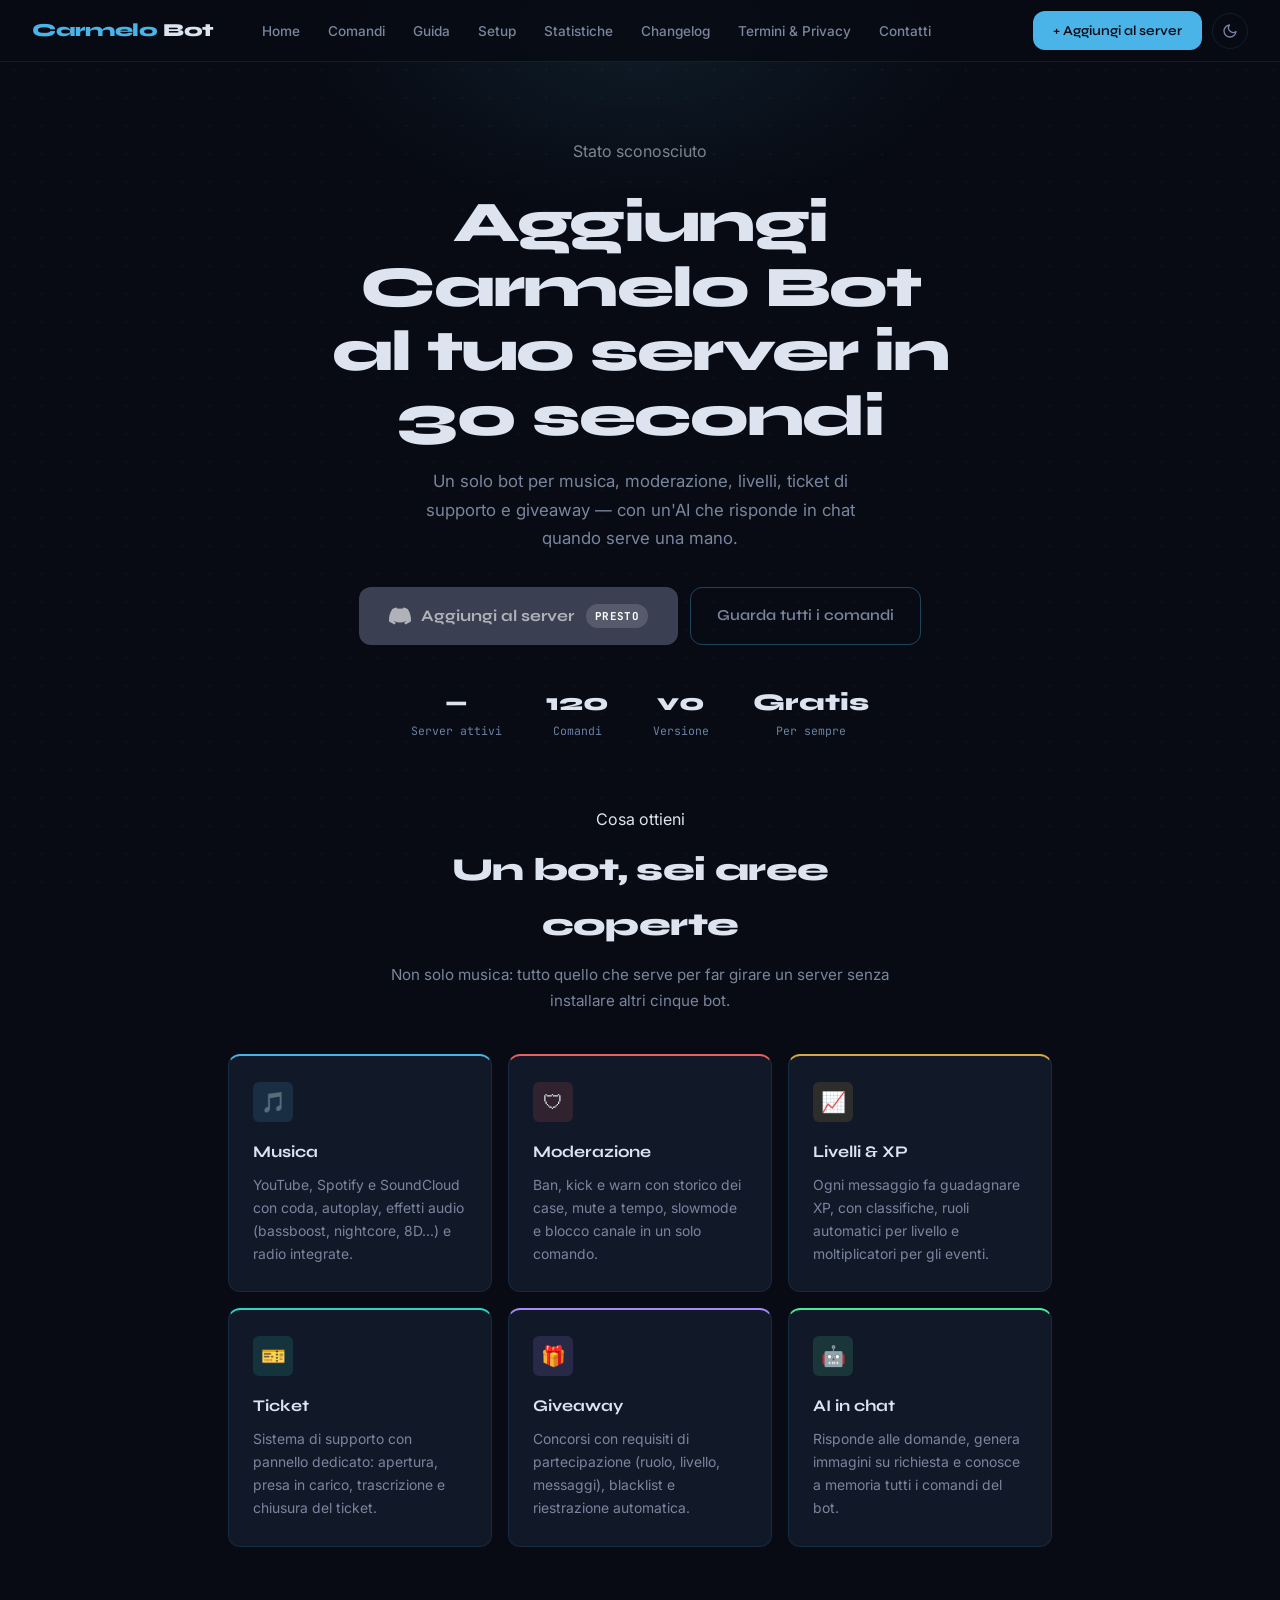
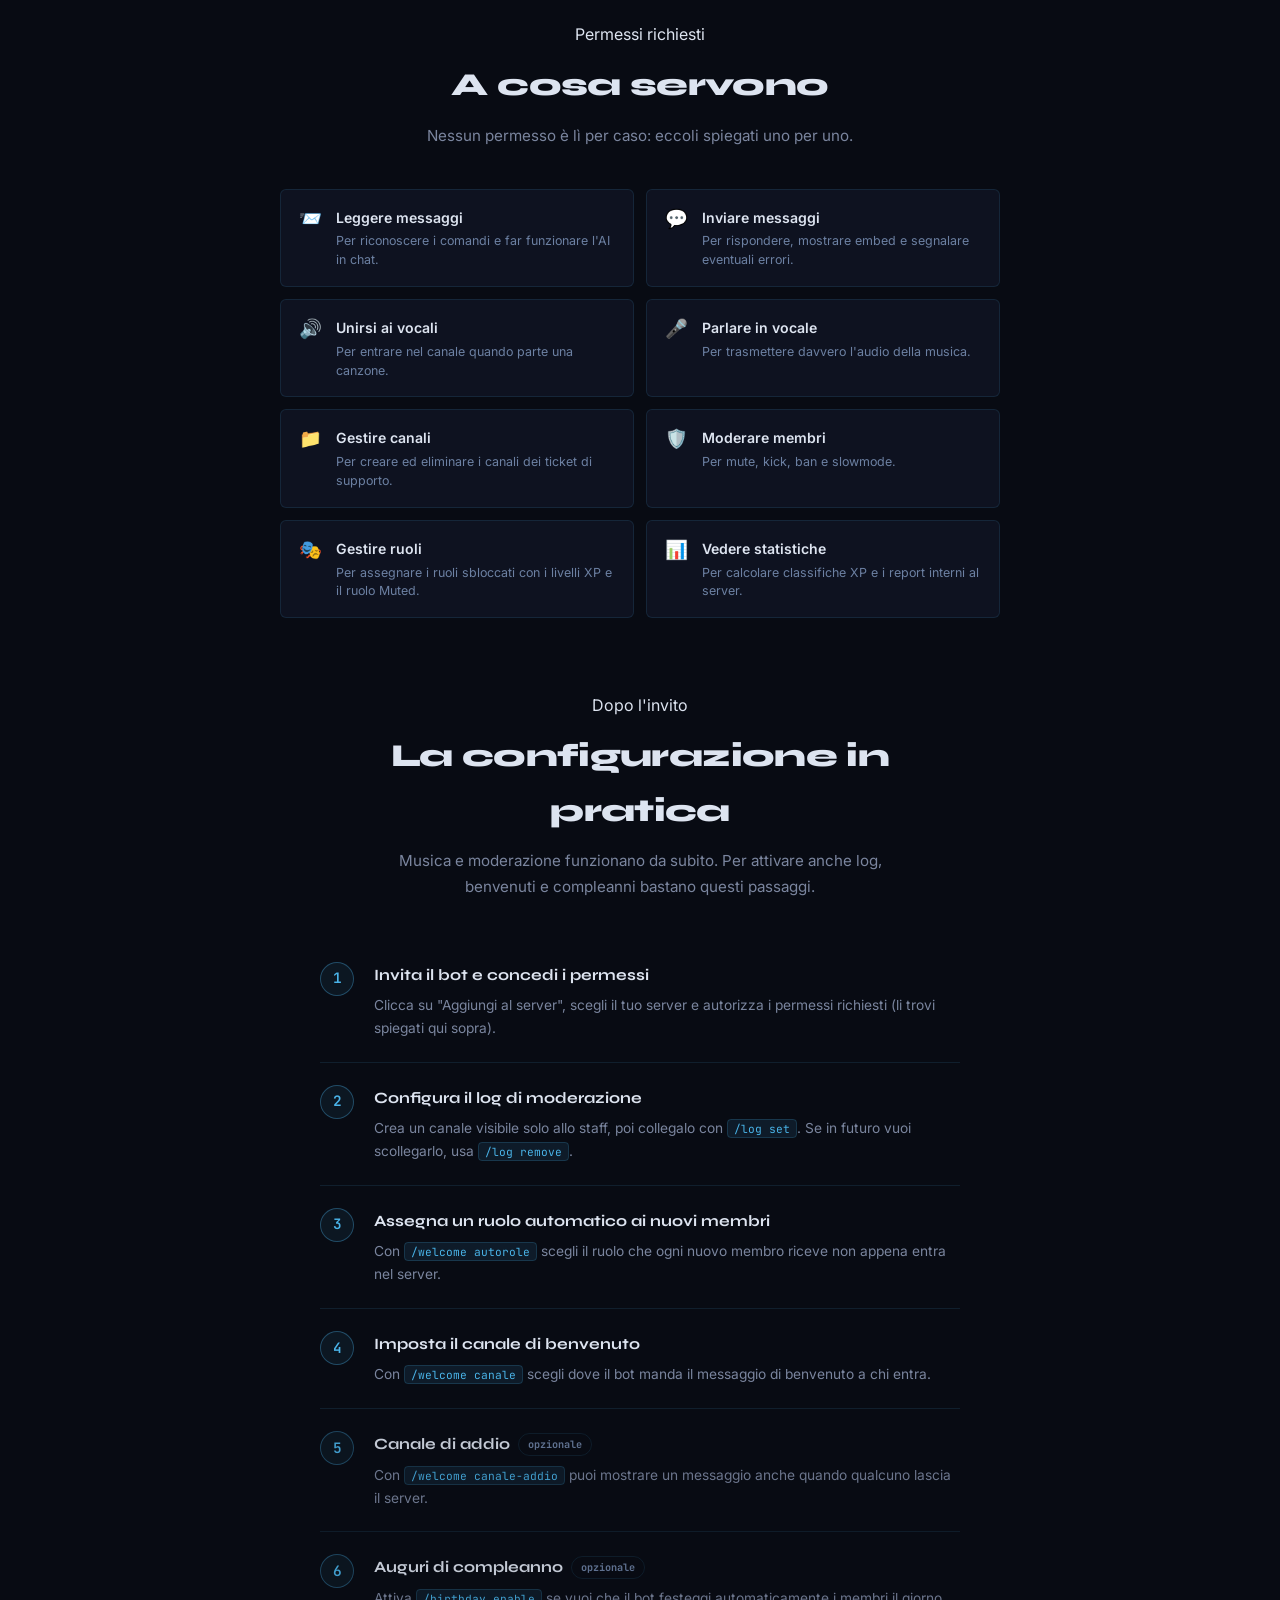
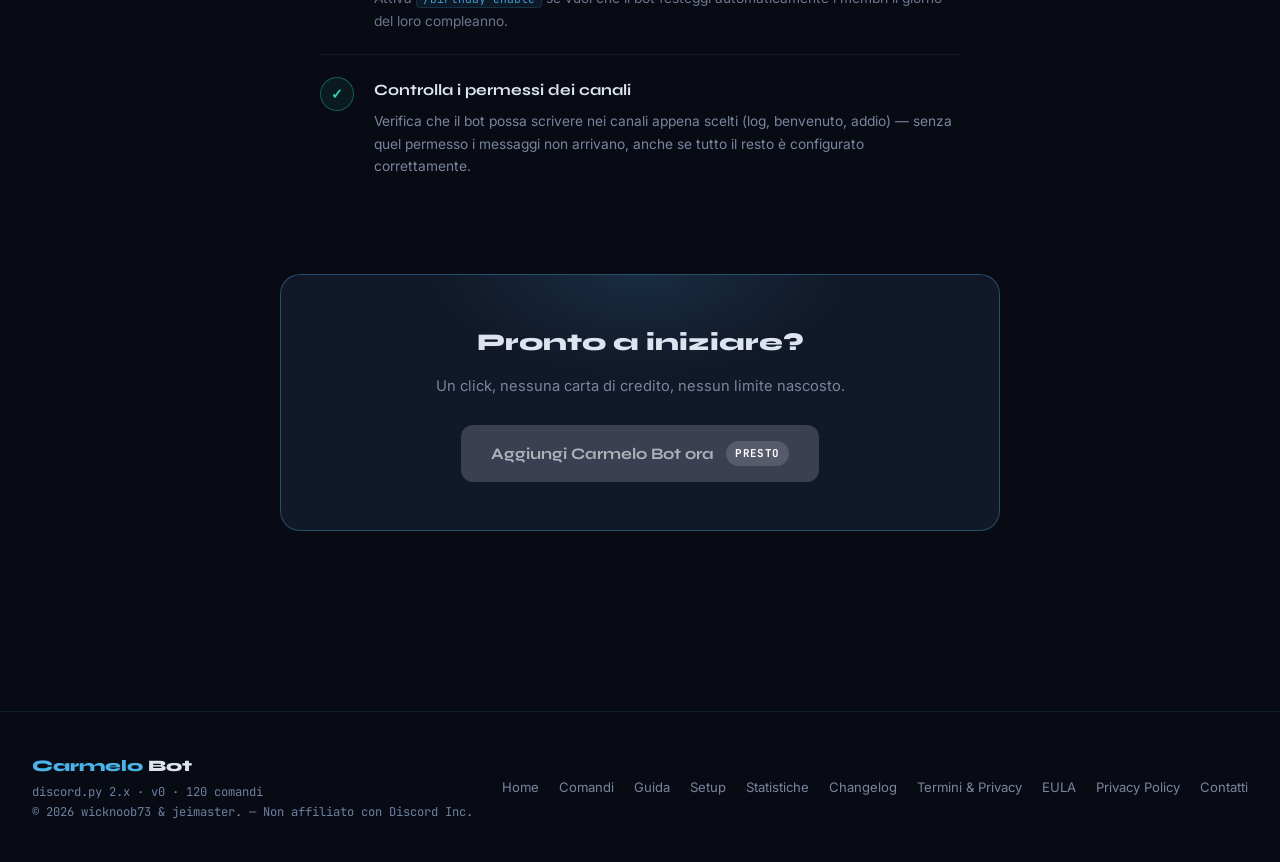
<file: invite.html>
<!DOCTYPE html>
<html lang="it">
<head>
  <meta charset="UTF-8">
  <meta name="viewport" content="width=device-width, initial-scale=1.0">
  <title>Invita Carmelo Bot — Il tuo bot Discord tutto-in-uno</title>
  <meta name="description" content="Invita Carmelo Bot sul tuo server Discord. Musica, moderazione, livelli XP, ticket, giveaway e AI — 120 comandi, sempre gratuito.">
  <link rel="canonical" href="https://wicknoob73.github.io/invite.html">

  <meta property="og:type" content="website">
  <meta property="og:title" content="Invita Carmelo Bot — Il tuo bot Discord tutto-in-uno">
  <meta property="og:description" content="Invita Carmelo Bot sul tuo server Discord. Musica, moderazione, livelli XP, ticket, giveaway e AI — 120 comandi, sempre gratuito.">
  <meta property="og:image" content="https://wicknoob73.github.io/assets/og-image.png">
  <meta name="theme-color" content="#4ab3e8">

  <link rel="icon" type="image/svg+xml" href="data:image/svg+xml,<svg xmlns='http://www.w3.org/2000/svg' viewBox='0 0 32 32'><rect width='32' height='32' rx='8' fill='%230a0c14'/><text y='24' x='4' font-size='22'>🤖</text></svg>">
  <link rel="icon" type="image/x-icon" href="favicon.ico">
  <link rel="preconnect" href="https://fonts.googleapis.com">
  <link rel="preconnect" href="https://fonts.gstatic.com" crossorigin>
  <link rel="stylesheet" href="https://fonts.googleapis.com/css2?family=Syne:wght@400;600;700;800&family=Inter:wght@300;400;500;600&family=JetBrains+Mono:wght@400;500&display=swap">
  <link rel="stylesheet" href="style.css">
  <style>
    /* ── Hero ─────────────────────────────────────────────── */
    .inv-hero {
      padding: 76px 0 56px;
      text-align: center;
    }
    .inv-hero .status-badge { margin-bottom: 26px; }
    .inv-hero h1 {
      font-family: var(--font-display);
      font-size: clamp(2.4rem, 6vw, 3.6rem);
      font-weight: 800;
      letter-spacing: -0.03em;
      line-height: 1.12;
      color: var(--text-primary);
      max-width: 640px;
      margin: 0 auto 18px;
    }
    .inv-hero p {
      font-size: 1.05rem;
      color: var(--text-secondary);
      max-width: 480px;
      margin: 0 auto 34px;
      line-height: 1.7;
    }
    .inv-cta-row {
      display: flex; gap: 12px; justify-content: center; flex-wrap: wrap;
      margin-bottom: 46px;
    }
    .btn-primary {
      display: inline-flex; align-items: center; gap: 10px;
      padding: 15px 30px;
      background: #5865F2; color: #fff;
      font-family: var(--font-display); font-weight: 700; font-size: 1rem;
      border-radius: var(--radius-md); text-decoration: none;
      transition: background var(--ease), transform var(--ease);
    }
    .btn-primary:hover { background: #4752c4; color: #fff; transform: translateY(-2px); }
    /* Il bot non è ancora pubblico: il pulsante resta visibile ma disattivato,
       con tooltip nativo (title) + badge sempre visibile per chi è su mobile
       e non può vedere l'hover. */
    .btn-primary.btn-disabled {
      position: relative;
      background: #3a3f52; color: rgba(255,255,255,0.6);
      cursor: not-allowed;
    }
    .btn-primary.btn-disabled:hover { background: #3a3f52; transform: none; }
    .btn-primary.btn-disabled .btn-badge {
      font-family: var(--font-mono); font-size: 0.68rem; font-weight: 700;
      letter-spacing: 0.04em; text-transform: uppercase;
      background: rgba(255,255,255,0.14); color: #fff;
      border-radius: 999px; padding: 3px 9px;
      margin-left: 2px;
    }
    .btn-secondary {
      display: inline-flex; align-items: center; gap: 8px;
      padding: 15px 26px;
      background: transparent; color: var(--text-secondary);
      font-family: var(--font-display); font-weight: 600; font-size: 0.95rem;
      border: 1px solid var(--border-hover);
      border-radius: var(--radius-md); text-decoration: none;
      transition: all var(--ease);
    }
    .btn-secondary:hover { color: var(--text-primary); border-color: var(--blue); background: var(--blue-faint); }

    /* Riga di statistiche live sotto ai bottoni */
    .inv-stats {
      display: flex; justify-content: center; gap: 44px; flex-wrap: wrap;
    }
    .inv-stat { text-align: center; }
    .inv-stat-num {
      font-family: var(--font-display); font-weight: 800; font-size: 1.5rem;
      color: var(--text-primary); line-height: 1;
    }
    .inv-stat-lbl {
      font-size: 0.72rem; color: var(--text-muted); margin-top: 6px;
      font-family: var(--font-mono);
    }

    /* ── Sezioni generiche ────────────────────────────────── */
    .inv-section { padding: 10px 0 64px; }
    .inv-section-head { text-align: center; max-width: 520px; margin: 0 auto 40px; }
    .inv-section-head .section-label { justify-content: center; }
    .inv-section-head .section-label::after { display: none; }
    .inv-section-head h2 {
      font-family: var(--font-display);
      font-size: clamp(1.5rem, 3.4vw, 2rem);
      font-weight: 800; letter-spacing: -0.02em;
      color: var(--text-primary); margin: 10px 0 10px;
    }
    .inv-section-head p { color: var(--text-secondary); font-size: 0.95rem; }

    /* ── Cosa ottieni: griglia FISSA a 3 colonne, mai auto-fill ── */
    .feature-grid {
      display: grid;
      grid-template-columns: repeat(3, 1fr);
      gap: 16px;
    }
    .feature-card {
      background: var(--bg-card);
      border: 1px solid var(--border);
      border-top: 2px solid var(--accent, var(--blue));
      border-radius: var(--radius-md);
      padding: 26px 24px;
      transition: border-color var(--ease), transform var(--ease);
    }
    .feature-card:hover { border-color: var(--border-hover); transform: translateY(-3px); }
    .feature-icon {
      width: 40px; height: 40px;
      display: flex; align-items: center; justify-content: center;
      font-size: 1.25rem;
      background: color-mix(in srgb, var(--accent, var(--blue)) 14%, transparent);
      border-radius: var(--radius-sm);
      margin-bottom: 16px;
    }
    .feature-card h3 {
      font-family: var(--font-display); font-size: 1.02rem; font-weight: 700;
      color: var(--text-primary); margin-bottom: 8px;
    }
    .feature-card p { font-size: 0.87rem; color: var(--text-secondary); line-height: 1.65; }

    /* ── Permessi: griglia FISSA a 2 colonne ─────────────────── */
    .perm-grid {
      display: grid;
      grid-template-columns: repeat(2, 1fr);
      gap: 12px;
      max-width: 720px;
      margin: 0 auto;
    }
    .perm-row {
      display: flex; gap: 14px; align-items: flex-start;
      padding: 16px 18px;
      background: var(--bg-surface);
      border: 1px solid var(--border);
      border-radius: var(--radius-sm);
    }
    .perm-row .perm-icon {
      font-size: 1.15rem; flex-shrink: 0; line-height: 1.4;
    }
    .perm-row h4 {
      font-size: 0.88rem; font-weight: 600; color: var(--text-primary);
      margin-bottom: 3px;
    }
    .perm-row p { font-size: 0.78rem; color: var(--text-muted); line-height: 1.5; }

    /* ── Dopo l'invito: lista di configurazione verticale ───── */
    .setup-list {
      max-width: 640px;
      margin: 0 auto;
      display: flex;
      flex-direction: column;
    }
    .setup-row {
      display: flex; gap: 20px;
      padding: 22px 0;
      border-bottom: 1px solid var(--border);
    }
    .setup-row:last-child { border-bottom: none; }
    .setup-row.optional { opacity: 0.88; }
    .setup-num {
      width: 34px; height: 34px;
      border-radius: 50%;
      background: var(--blue-faint);
      border: 1px solid var(--border-hover);
      color: var(--blue);
      display: flex; align-items: center; justify-content: center;
      font-family: var(--font-mono); font-weight: 600; font-size: 0.9rem;
      flex-shrink: 0;
    }
    .setup-row.check .setup-num {
      background: rgba(45,212,191,0.08);
      color: var(--teal);
      border-color: rgba(45,212,191,0.35);
    }
    .setup-content h4 {
      font-family: var(--font-display); font-size: 0.98rem; font-weight: 700;
      color: var(--text-primary); margin-bottom: 6px;
      display: flex; align-items: center; gap: 8px; flex-wrap: wrap;
    }
    .setup-tag {
      font-size: 0.64rem; font-weight: 700;
      color: var(--text-muted);
      border: 1px solid var(--border);
      border-radius: 999px;
      padding: 2px 9px;
      font-family: var(--font-mono);
    }
    .setup-content p { font-size: 0.86rem; color: var(--text-secondary); line-height: 1.65; }

    /* ── CTA finale ───────────────────────────────────────── */
    .cta-strip {
      background: var(--bg-card);
      border: 1px solid var(--border-hover);
      border-radius: var(--radius-lg);
      padding: 48px 40px;
      text-align: center;
      position: relative;
      overflow: hidden;
      max-width: 720px;
      margin: 0 auto;
    }
    .cta-strip::before {
      content: '';
      position: absolute; top: -120px; left: 50%; transform: translateX(-50%);
      width: 420px; height: 220px;
      background: radial-gradient(ellipse, rgba(74,179,232,0.14) 0%, transparent 70%);
      pointer-events: none;
    }
    .cta-strip h2 {
      font-family: var(--font-display); font-size: 1.5rem; font-weight: 800;
      color: var(--text-primary); margin-bottom: 10px; position: relative;
    }
    .cta-strip p { color: var(--text-secondary); font-size: 0.92rem; margin-bottom: 26px; position: relative; }

    @media (max-width: 760px) {
      .feature-grid { grid-template-columns: repeat(2, 1fr); }
    }
    @media (max-width: 560px) {
      .feature-grid { grid-template-columns: 1fr; }
      .perm-grid { grid-template-columns: 1fr; }
      .inv-hero { padding: 50px 0 40px; }
      .btn-primary, .btn-secondary { width: 100%; justify-content: center; }
      .inv-stats { gap: 28px; }
      .cta-strip { padding: 36px 22px; }
    }
  </style>
</head>
<body>

<script src="config.js"></script>
<script src="version.js" defer></script>

<nav class="navbar">
  <a href="index.html" class="navbar-logo"><span>Carmelo</span> Bot</a>
    <ul class="navbar-links">
    <li><a href="index.html">Home</a></li>
    <li><a href="commands.html">Comandi</a></li>
    <li><a href="guide.html">Guida</a></li>
    <li><a href="setup.html">Setup</a></li>
    <li><a href="stats.html">Statistiche</a></li>
    <li><a href="changelog.html">Changelog</a></li>
    <li><a href="legal.html">Termini & Privacy</a></li>
    <li><a href="legal.html#contatti">Contatti</a></li>
  </ul>
  <a href="invite.html" class="navbar-cta">+ Aggiungi al server</a>
  <button class="theme-toggle" id="themeToggle" aria-label="Cambia tema">
    <svg class="icon-moon" viewBox="0 0 24 24" fill="none" stroke="currentColor" stroke-width="2" stroke-linecap="round" stroke-linejoin="round"><path d="M21 12.79A9 9 0 1 1 11.21 3 7 7 0 0 0 21 12.79z"/></svg>
    <svg class="icon-sun"  viewBox="0 0 24 24" fill="none" stroke="currentColor" stroke-width="2" stroke-linecap="round" stroke-linejoin="round"><circle cx="12" cy="12" r="5"/><line x1="12" y1="1" x2="12" y2="3"/><line x1="12" y1="21" x2="12" y2="23"/><line x1="4.22" y1="4.22" x2="5.64" y2="5.64"/><line x1="18.36" y1="18.36" x2="19.78" y2="19.78"/><line x1="1" y1="12" x2="3" y2="12"/><line x1="21" y1="12" x2="23" y2="12"/><line x1="4.22" y1="19.78" x2="5.64" y2="18.36"/><line x1="18.36" y1="5.64" x2="19.78" y2="4.22"/></svg>
  </button>
  <button class="hamburger" id="hamburgerBtn" aria-label="Menu"><span></span><span></span><span></span></button>
</nav>

<div class="mobile-menu" id="mobileMenu">
  <a href="index.html">Home</a>
  <a href="commands.html">Comandi</a>
  <a href="guide.html">Guida</a>
  <a href="setup.html">Setup</a>
  <a href="stats.html">Statistiche</a>
  <a href="changelog.html">Changelog</a>
  <a href="legal.html">Termini & Privacy</a>
  <a href="legal.html#contatti">Contatti</a>
  <a href="invite.html" class="mobile-cta">+ Aggiungi al server</a>
</div>

<div class="container">

  <header class="inv-hero">
    <div id="status-badge" class="status-badge">
      <span class="status-dot" id="status-dot"></span>
      <span id="status-text">Verifica stato…</span>
    </div>

    <h1>Aggiungi Carmelo Bot al tuo server in 30 secondi</h1>
    <p>Un solo bot per musica, moderazione, livelli, ticket di supporto e giveaway — con un'AI che risponde in chat quando serve una mano.</p>

    <div class="inv-cta-row">
      <!-- Il bot non è ancora pubblico: pulsante disattivato invece di un
           link a vuoto. Quando sarà pronto, sostituisci con il vero link
           di invito e rimuovi class="btn-disabled" + role/aria-disabled. -->
      <a class="btn-primary btn-disabled" id="inviteLink" role="button" aria-disabled="true" title="Disponibile a breve — il bot non è ancora pubblico">
        <svg width="22" height="22" viewBox="0 0 24 24" fill="currentColor"><path d="M20.317 4.37a19.791 19.791 0 0 0-4.885-1.515.074.074 0 0 0-.079.037c-.21.375-.444.864-.608 1.25a18.27 18.27 0 0 0-5.487 0 12.64 12.64 0 0 0-.617-1.25.077.077 0 0 0-.079-.037A19.736 19.736 0 0 0 3.677 4.37a.07.07 0 0 0-.032.027C.533 9.046-.32 13.58.099 18.057c.002.022.015.04.036.054a19.9 19.9 0 0 0 5.993 3.03.078.078 0 0 0 .085-.026c.462-.63.874-1.295 1.226-1.994a.076.076 0 0 0-.041-.106 13.107 13.107 0 0 1-1.872-.892.077.077 0 0 1-.008-.128 10.2 10.2 0 0 0 .372-.292.074.074 0 0 1 .077-.01c3.928 1.793 8.18 1.793 12.062 0a.074.074 0 0 1 .078.01c.12.098.246.198.373.292a.077.077 0 0 1-.006.127 12.299 12.299 0 0 1-1.873.892.077.077 0 0 0-.041.107c.36.698.772 1.362 1.225 1.993a.076.076 0 0 0 .084.028 19.839 19.839 0 0 0 6.002-3.03.077.077 0 0 0 .032-.054c.5-5.177-.838-9.674-3.549-13.66a.061.061 0 0 0-.031-.03z"/></svg>
        Aggiungi al server
        <span class="btn-badge">Presto</span>
      </a>
      <a href="commands.html" class="btn-secondary">Guarda tutti i comandi</a>
    </div>

    <div class="inv-stats">
      <div class="inv-stat">
        <div class="inv-stat-num" id="statServers">—</div>
        <div class="inv-stat-lbl">Server attivi</div>
      </div>
      <div class="inv-stat">
        <div class="inv-stat-num">120</div>
        <div class="inv-stat-lbl">Comandi</div>
      </div>
      <div class="inv-stat">
        <div class="inv-stat-num"><span class="bot-version">v0</span></div>
        <div class="inv-stat-lbl">Versione</div>
      </div>
      <div class="inv-stat">
        <div class="inv-stat-num">Gratis</div>
        <div class="inv-stat-lbl">Per sempre</div>
      </div>
    </div>
  </header>

  <!-- Cosa ottieni -->
  <section class="inv-section">
    <div class="inv-section-head">
      <span class="section-label">Cosa ottieni</span>
      <h2>Un bot, sei aree coperte</h2>
      <p>Non solo musica: tutto quello che serve per far girare un server senza installare altri cinque bot.</p>
    </div>
    <div class="feature-grid">
      <div class="feature-card" style="--accent:var(--blue)">
        <div class="feature-icon"><span aria-hidden="true">🎵</span></div>
        <h3>Musica</h3>
        <p>YouTube, Spotify e SoundCloud con coda, autoplay, effetti audio (bassboost, nightcore, 8D...) e radio integrate.</p>
      </div>
      <div class="feature-card" style="--accent:var(--red)">
        <div class="feature-icon"><span aria-hidden="true">🛡</span>️</div>
        <h3>Moderazione</h3>
        <p>Ban, kick e warn con storico dei case, mute a tempo, slowmode e blocco canale in un solo comando.</p>
      </div>
      <div class="feature-card" style="--accent:var(--gold)">
        <div class="feature-icon"><span aria-hidden="true">📈</span></div>
        <h3>Livelli & XP</h3>
        <p>Ogni messaggio fa guadagnare XP, con classifiche, ruoli automatici per livello e moltiplicatori per gli eventi.</p>
      </div>
      <div class="feature-card" style="--accent:var(--teal)">
        <div class="feature-icon"><span aria-hidden="true">🎫</span></div>
        <h3>Ticket</h3>
        <p>Sistema di supporto con pannello dedicato: apertura, presa in carico, trascrizione e chiusura del ticket.</p>
      </div>
      <div class="feature-card" style="--accent:var(--purple)">
        <div class="feature-icon"><span aria-hidden="true">🎁</span></div>
        <h3>Giveaway</h3>
        <p>Concorsi con requisiti di partecipazione (ruolo, livello, messaggi), blacklist e riestrazione automatica.</p>
      </div>
      <div class="feature-card" style="--accent:var(--green)">
        <div class="feature-icon"><span aria-hidden="true">🤖</span></div>
        <h3>AI in chat</h3>
        <p>Risponde alle domande, genera immagini su richiesta e conosce a memoria tutti i comandi del bot.</p>
      </div>
    </div>
  </section>

  <!-- Permessi -->
  <section class="inv-section">
    <div class="inv-section-head">
      <span class="section-label">Permessi richiesti</span>
      <h2>A cosa servono</h2>
      <p>Nessun permesso è lì per caso: eccoli spiegati uno per uno.</p>
    </div>
    <div class="perm-grid">
      <div class="perm-row">
        <span class="perm-icon"><span aria-hidden="true">📨</span></span>
        <div><h4>Leggere messaggi</h4><p>Per riconoscere i comandi e far funzionare l'AI in chat.</p></div>
      </div>
      <div class="perm-row">
        <span class="perm-icon"><span aria-hidden="true">💬</span></span>
        <div><h4>Inviare messaggi</h4><p>Per rispondere, mostrare embed e segnalare eventuali errori.</p></div>
      </div>
      <div class="perm-row">
        <span class="perm-icon"><span aria-hidden="true">🔊</span></span>
        <div><h4>Unirsi ai vocali</h4><p>Per entrare nel canale quando parte una canzone.</p></div>
      </div>
      <div class="perm-row">
        <span class="perm-icon"><span aria-hidden="true">🎤</span></span>
        <div><h4>Parlare in vocale</h4><p>Per trasmettere davvero l'audio della musica.</p></div>
      </div>
      <div class="perm-row">
        <span class="perm-icon"><span aria-hidden="true">📁</span></span>
        <div><h4>Gestire canali</h4><p>Per creare ed eliminare i canali dei ticket di supporto.</p></div>
      </div>
      <div class="perm-row">
        <span class="perm-icon"><span aria-hidden="true">🛡</span>️</span>
        <div><h4>Moderare membri</h4><p>Per mute, kick, ban e slowmode.</p></div>
      </div>
      <div class="perm-row">
        <span class="perm-icon"><span aria-hidden="true">🎭</span></span>
        <div><h4>Gestire ruoli</h4><p>Per assegnare i ruoli sbloccati con i livelli XP e il ruolo Muted.</p></div>
      </div>
      <div class="perm-row">
        <span class="perm-icon"><span aria-hidden="true">📊</span></span>
        <div><h4>Vedere statistiche</h4><p>Per calcolare classifiche XP e i report interni al server.</p></div>
      </div>
    </div>
  </section>

  <!-- Dopo l'invito -->
  <section class="inv-section">
    <div class="inv-section-head">
      <span class="section-label">Dopo l'invito</span>
      <h2>La configurazione in pratica</h2>
      <p>Musica e moderazione funzionano da subito. Per attivare anche log, benvenuti e compleanni bastano questi passaggi.</p>
    </div>
    <div class="setup-list">
      <div class="setup-row">
        <div class="setup-num">1</div>
        <div class="setup-content">
          <h4>Invita il bot e concedi i permessi</h4>
          <p>Clicca su "Aggiungi al server", scegli il tuo server e autorizza i permessi richiesti (li trovi spiegati qui sopra).</p>
        </div>
      </div>
      <div class="setup-row">
        <div class="setup-num">2</div>
        <div class="setup-content">
          <h4>Configura il log di moderazione</h4>
          <p>Crea un canale visibile solo allo staff, poi collegalo con <code>/log set</code>. Se in futuro vuoi scollegarlo, usa <code>/log remove</code>.</p>
        </div>
      </div>
      <div class="setup-row">
        <div class="setup-num">3</div>
        <div class="setup-content">
          <h4>Assegna un ruolo automatico ai nuovi membri</h4>
          <p>Con <code>/welcome autorole</code> scegli il ruolo che ogni nuovo membro riceve non appena entra nel server.</p>
        </div>
      </div>
      <div class="setup-row">
        <div class="setup-num">4</div>
        <div class="setup-content">
          <h4>Imposta il canale di benvenuto</h4>
          <p>Con <code>/welcome canale</code> scegli dove il bot manda il messaggio di benvenuto a chi entra.</p>
        </div>
      </div>
      <div class="setup-row optional">
        <div class="setup-num">5</div>
        <div class="setup-content">
          <h4>Canale di addio <span class="setup-tag">opzionale</span></h4>
          <p>Con <code>/welcome canale-addio</code> puoi mostrare un messaggio anche quando qualcuno lascia il server.</p>
        </div>
      </div>
      <div class="setup-row optional">
        <div class="setup-num">6</div>
        <div class="setup-content">
          <h4>Auguri di compleanno <span class="setup-tag">opzionale</span></h4>
          <p>Attiva <code>/birthday enable</code> se vuoi che il bot festeggi automaticamente i membri il giorno del loro compleanno.</p>
        </div>
      </div>
      <div class="setup-row check">
        <div class="setup-num"><span aria-hidden="true">✓</span></div>
        <div class="setup-content">
          <h4>Controlla i permessi dei canali</h4>
          <p>Verifica che il bot possa scrivere nei canali appena scelti (log, benvenuto, addio) — senza quel permesso i messaggi non arrivano, anche se tutto il resto è configurato correttamente.</p>
        </div>
      </div>
    </div>
  </section>

  <!-- CTA finale -->
  <section class="inv-section" style="padding-bottom:80px;">
    <div class="cta-strip">
      <h2>Pronto a iniziare?</h2>
      <p>Un click, nessuna carta di credito, nessun limite nascosto.</p>
      <a class="btn-primary btn-disabled" role="button" aria-disabled="true" title="Disponibile a breve — il bot non è ancora pubblico">Aggiungi Carmelo Bot ora <span class="btn-badge">Presto</span></a>
    </div>
  </section>

</div>

<footer>
  <div class="footer-left">
    <div class="footer-brand"><span>Carmelo</span> Bot</div>
    <div class="footer-meta">discord.py 2.x · <span class="bot-version">v0</span> · 120 comandi</div>
    <div class="footer-copy">© 2026 wicknoob73 & jeimaster. — Non affiliato con Discord Inc.</div>
  </div>
    <ul class="footer-links">
    <li><a href="index.html">Home</a></li>
    <li><a href="commands.html">Comandi</a></li>
    <li><a href="guide.html">Guida</a></li>
    <li><a href="setup.html">Setup</a></li>
    <li><a href="stats.html">Statistiche</a></li>
    <li><a href="changelog.html">Changelog</a></li>
    <li><a href="legal.html">Termini & Privacy</a></li>
    <li><a href="eula.html">EULA</a></li>
    <li><a href="privacy.html">Privacy Policy</a></li>
    <li><a href="legal.html#contatti">Contatti</a></li>
  </ul>
</footer>

<button class="back-to-top" id="backToTop" aria-label="Torna su">
  <svg viewBox="0 0 24 24" fill="none" stroke-width="2.5" stroke-linecap="round" stroke-linejoin="round">
    <polyline points="18 15 12 9 6 15"/>
  </svg>
</button>

<script>
const GUILD_ID = "1079422976249843762";
const BOT_NAME = "Carmelo Bot";

async function checkStatus() {
  const dot   = document.getElementById('status-dot');
  const text  = document.getElementById('status-text');
  const badge = document.getElementById('status-badge');
  try {
    const res = await fetch(`https://discord.com/api/guilds/${GUILD_ID}/widget.json`);
    if (!res.ok) throw new Error();
    const data = await res.json();
    const bot = (data.members || []).find(m => m.username === BOT_NAME);
    if (bot) {
      dot.style.background = 'var(--teal)';
      dot.style.boxShadow = '0 0 6px var(--teal)';
      text.textContent = 'Bot online';
    } else {
      dot.style.background = '#555e72';
      dot.style.boxShadow = 'none';
      text.textContent = 'Bot offline';
      badge.style.opacity = '0.65';
    }
  } catch {
    // Il widget Discord pubblico non è attivo/raggiungibile: prima di
    // arrenderci controlliamo se almeno l'endpoint statistiche del bot
    // risponde, per non mostrare "sconosciuto" quando il bot è online.
    try {
      const fallback = await fetchStatsWithFallback();
      if (fallback) {
        dot.style.background = 'var(--teal)';
        dot.style.boxShadow = '0 0 6px var(--teal)';
        text.textContent = 'Bot online';
        return;
      }
    } catch {}
    dot.style.background = '#555e72';
    dot.style.boxShadow = 'none';
    text.textContent = 'Stato sconosciuto';
    badge.style.opacity = '0.55';
  }
}
checkStatus();
setInterval(checkStatus, 60000);

async function updateServerCount() {
  try {
    const result = await fetchStatsWithFallback();
    if (!result) throw new Error();
    const data = await result.response.json();
    document.getElementById('statServers').textContent = data.servers || '—';
  } catch {
    document.getElementById('statServers').textContent = '—';
  }
}
updateServerCount();

// Hamburger
const ham = document.getElementById('hamburgerBtn');
const mob = document.getElementById('mobileMenu');
if (ham && mob) {
  ham.addEventListener('click', () => {
    ham.classList.toggle('open');
    mob.classList.toggle('open');
  });
  document.addEventListener('click', e => {
    if (!ham.contains(e.target) && !mob.contains(e.target)) {
      ham.classList.remove('open');
      mob.classList.remove('open');
    }
  });
  mob.querySelectorAll('a').forEach(a =>
    a.addEventListener('click', () => {
      ham.classList.remove('open');
      mob.classList.remove('open');
    })
  );
}
// Back to top
const btt = document.getElementById('backToTop');
if (btt) {
  window.addEventListener('scroll', () => {
    btt.classList.toggle('visible', window.scrollY > 300);
  }, { passive: true });
  btt.addEventListener('click', () => window.scrollTo({ top: 0, behavior: 'smooth' }));
}

// ── Theme toggle ──────────────────────────────────────────
(function() {
  const saved = localStorage.getItem('theme');
  if (saved === 'light') document.documentElement.classList.add('light');
})();
document.addEventListener('DOMContentLoaded', () => {
  const btn = document.getElementById('themeToggle');
  if (!btn) return;
  btn.addEventListener('click', () => {
    const isLight = document.documentElement.classList.toggle('light');
    localStorage.setItem('theme', isLight ? 'light' : 'dark');
  });
});
</script>
</body>
</html>
</file>
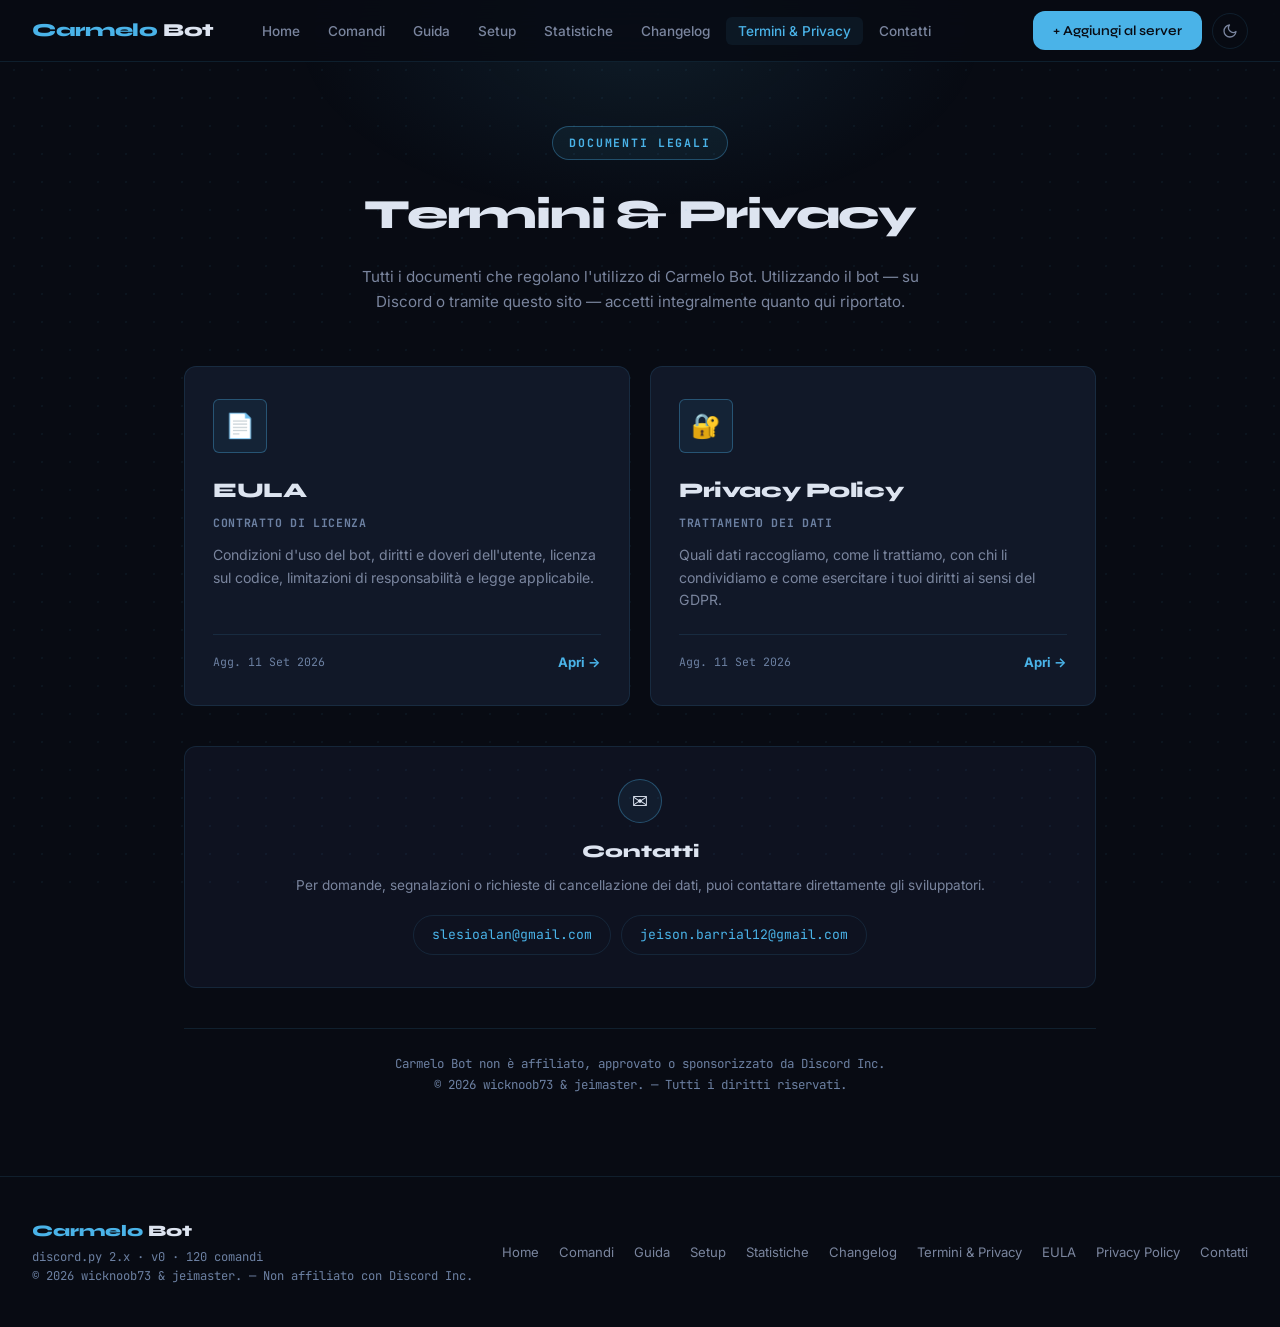
<file: legal.html>
<!DOCTYPE html>
<html lang="it">
<head>
  <meta charset="UTF-8">
  <meta name="viewport" content="width=device-width, initial-scale=1.0">
  <title>Termini & Privacy — Carmelo Bot</title>
  <meta name="description" content="EULA, Privacy Policy e contatti di Carmelo Bot.">
  <link rel="canonical" href="https://wicknoob73.github.io/legal.html">
  <meta property="og:type"        content="website">
  <meta property="og:title"       content="Termini & Privacy — Carmelo Bot">
  <meta property="og:description" content="EULA, Privacy Policy e contatti di Carmelo Bot.">
  <meta property="og:image" content="https://wicknoob73.github.io/assets/og-image.png">
  <meta name="theme-color"        content="#4ab3e8">
  <link rel="icon" type="image/svg+xml" href="data:image/svg+xml,<svg xmlns='http://www.w3.org/2000/svg' viewBox='0 0 32 32'><rect width='32' height='32' rx='8' fill='%230a0c14'/><text y='24' x='4' font-size='22'>🤖</text></svg>">
  <link rel="icon" type="image/x-icon" href="favicon.ico">
  <link rel="preconnect" href="https://fonts.googleapis.com">
  <link rel="preconnect" href="https://fonts.gstatic.com" crossorigin>
  <link rel="stylesheet" href="https://fonts.googleapis.com/css2?family=Syne:wght@400;600;700;800&family=Inter:wght@300;400;500;600&family=JetBrains+Mono:wght@400;500&display=swap">
  <link rel="stylesheet" href="style.css">
  <style>
    /* ── Legal hub ─────────────────────────────────────── */

    .legal-hub {
      max-width: 960px;
      margin: 0 auto;
      padding: 64px 24px 80px;
    }

    /* ── Header ── */
    .legal-hub-header {
      text-align: center;
      margin-bottom: 52px;
    }

    .legal-hub-header .kicker {
      display: inline-block;
      font-family: var(--font-mono);
      font-size: 0.72rem;
      font-weight: 700;
      letter-spacing: 0.16em;
      text-transform: uppercase;
      color: var(--blue);
      background: var(--blue-faint);
      border: 1px solid var(--border-hover);
      border-radius: 999px;
      padding: 6px 16px;
      margin-bottom: 20px;
    }

    .legal-hub-header h1 {
      font-family: var(--font-display);
      font-size: clamp(1.9rem, 4vw, 2.6rem);
      font-weight: 800;
      letter-spacing: -0.03em;
      color: var(--text-primary);
      margin-bottom: 14px;
    }

    .legal-hub-header p {
      font-size: 0.95rem;
      color: var(--text-secondary);
      max-width: 560px;
      margin: 0 auto;
      line-height: 1.65;
    }

    /* ── Cards ── */
    .legal-cards {
      display: grid;
      grid-template-columns: repeat(auto-fit, minmax(300px, 1fr));
      gap: 20px;
      margin-bottom: 40px;
    }

    .legal-card {
      display: flex;
      flex-direction: column;
      background: var(--bg-card);
      border: 1px solid var(--border);
      border-radius: var(--radius-md);
      padding: 32px 28px;
      text-decoration: none;
      color: inherit;
      transition: border-color var(--ease), transform var(--ease), box-shadow var(--ease);
      position: relative;
      overflow: hidden;
    }

    .legal-card::before {
      content: "";
      position: absolute;
      top: 0; left: 0; right: 0;
      height: 3px;
      background: var(--blue);
      opacity: 0;
      transition: opacity var(--ease);
    }

    .legal-card:hover {
      border-color: var(--blue);
      transform: translateY(-4px);
      box-shadow: 0 12px 32px rgba(74, 179, 232, 0.12);
    }

    .legal-card:hover::before { opacity: 1; }

    .legal-card-icon {
      width: 54px; height: 54px;
      border-radius: var(--radius-sm);
      background: var(--blue-faint);
      border: 1px solid var(--border-hover);
      display: flex; align-items: center; justify-content: center;
      font-size: 1.5rem;
      margin-bottom: 20px;
      flex-shrink: 0;
    }

    .legal-card h2 {
      font-family: var(--font-display);
      font-size: 1.3rem;
      font-weight: 800;
      letter-spacing: -0.02em;
      color: var(--text-primary);
      margin-bottom: 4px;
    }

    .legal-card .card-subtitle {
      font-family: var(--font-mono);
      font-size: 0.72rem;
      font-weight: 700;
      letter-spacing: 0.06em;
      text-transform: uppercase;
      color: var(--text-muted);
      margin-bottom: 12px;
    }

    .legal-card p {
      font-size: 0.88rem;
      color: var(--text-secondary);
      line-height: 1.6;
      margin-bottom: 22px;
      flex: 1;
    }

    .legal-card-meta {
      display: flex;
      align-items: center;
      justify-content: space-between;
      padding-top: 16px;
      border-top: 1px solid var(--border);
    }

    .legal-card-date {
      font-family: var(--font-mono);
      font-size: 0.72rem;
      color: var(--text-muted);
    }

    .legal-card-arrow {
      display: inline-flex; align-items: center; gap: 6px;
      font-size: 0.82rem;
      font-weight: 700;
      color: var(--blue);
      transition: gap var(--ease);
    }

    .legal-card:hover .legal-card-arrow { gap: 10px; }

    /* ── Contatti ── */
    .legal-contacts {
      background: var(--bg-surface);
      border: 1px solid var(--border);
      border-radius: var(--radius-md);
      padding: 32px;
      text-align: center;
    }

    .legal-contacts .contacts-icon {
      display: inline-flex;
      align-items: center;
      justify-content: center;
      width: 44px; height: 44px;
      border-radius: 50%;
      background: var(--blue-faint);
      border: 1px solid var(--border-hover);
      font-size: 1.2rem;
      margin-bottom: 14px;
    }

    .legal-contacts h3 {
      font-family: var(--font-display);
      font-size: 1.1rem;
      font-weight: 800;
      color: var(--text-primary);
      margin-bottom: 8px;
    }

    .legal-contacts p {
      font-size: 0.85rem;
      color: var(--text-secondary);
      margin-bottom: 18px;
      line-height: 1.6;
    }

    .contact-emails {
      display: flex;
      flex-wrap: wrap;
      gap: 10px;
      justify-content: center;
    }

    .legal-contacts a.email-pill {
      display: inline-block;
      font-family: var(--font-mono);
      font-size: 0.82rem;
      color: var(--blue);
      border: 1px solid var(--border);
      border-radius: 999px;
      padding: 8px 18px;
      text-decoration: none;
      transition: all var(--ease);
    }

    .legal-contacts a.email-pill:hover {
      background: var(--blue);
      border-color: var(--blue);
      color: var(--bg-base);
    }

    /* ── Footer note ── */
    .legal-hub-footer {
      margin-top: 40px;
      padding-top: 24px;
      border-top: 1px solid var(--border);
      text-align: center;
      font-size: 0.78rem;
      color: var(--text-muted);
      font-family: var(--font-mono);
      line-height: 1.7;
    }

    @media (max-width: 640px) {
      .legal-hub { padding: 40px 18px 60px; }
      .legal-cards { gap: 14px; }
      .legal-card { padding: 26px 22px; }
      .legal-contacts { padding: 26px 22px; }
    }
  </style>
</head>
<body>

<script src="config.js"></script>
<script src="version.js" defer></script>

<!-- ── Navbar ─────────────────────────────────────────── -->
<nav class="navbar">
  <a href="index.html" class="navbar-logo"><span>Carmelo</span> Bot</a>
    <ul class="navbar-links">
    <li><a href="index.html">Home</a></li>
    <li><a href="commands.html">Comandi</a></li>
    <li><a href="guide.html">Guida</a></li>
    <li><a href="setup.html">Setup</a></li>
    <li><a href="stats.html">Statistiche</a></li>
    <li><a href="changelog.html">Changelog</a></li>
    <li><a href="legal.html" class="active">Termini &amp; Privacy</a></li>
    <li><a href="legal.html#contatti">Contatti</a></li>
  </ul>
  <a href="invite.html" class="navbar-cta">+ Aggiungi al server</a>
  <button class="theme-toggle" id="themeToggle" aria-label="Cambia tema">
    <svg class="icon-moon" viewBox="0 0 24 24" fill="none" stroke="currentColor" stroke-width="2" stroke-linecap="round" stroke-linejoin="round"><path d="M21 12.79A9 9 0 1 1 11.21 3 7 7 0 0 0 21 12.79z"/></svg>
    <svg class="icon-sun"  viewBox="0 0 24 24" fill="none" stroke="currentColor" stroke-width="2" stroke-linecap="round" stroke-linejoin="round"><circle cx="12" cy="12" r="5"/><line x1="12" y1="1" x2="12" y2="3"/><line x1="12" y1="21" x2="12" y2="23"/><line x1="4.22" y1="4.22" x2="5.64" y2="5.64"/><line x1="18.36" y1="18.36" x2="19.78" y2="19.78"/><line x1="1" y1="12" x2="3" y2="12"/><line x1="21" y1="12" x2="23" y2="12"/><line x1="4.22" y1="19.78" x2="5.64" y2="18.36"/><line x1="18.36" y1="5.64" x2="19.78" y2="4.22"/></svg>
  </button>
  <button class="hamburger" id="hamburgerBtn" aria-label="Menu"><span></span><span></span><span></span></button>
</nav>

<div class="mobile-menu" id="mobileMenu">
  <a href="index.html">Home</a>
  <a href="commands.html">Comandi</a>
  <a href="guide.html">Guida</a>
  <a href="setup.html">Setup</a>
  <a href="stats.html">Statistiche</a>
  <a href="changelog.html">Changelog</a>
  <a href="legal.html" class="active">Termini &amp; Privacy</a>
  <a href="legal.html#contatti">Contatti</a>
  <a href="invite.html" class="mobile-cta">+ Aggiungi al server</a>
</div>

<main class="legal-hub">

  <!-- ── Header ─────────────────────────────────────── -->
  <header class="legal-hub-header">
    <div class="kicker">Documenti Legali</div>
    <h1>Termini & Privacy</h1>
    <p>
      Tutti i documenti che regolano l'utilizzo di Carmelo Bot.
      Utilizzando il bot — su Discord o tramite questo sito — accetti integralmente quanto qui riportato.
    </p>
  </header>

  <!-- ── Cards ──────────────────────────────────────── -->
  <div class="legal-cards">

    <a href="eula.html" class="legal-card">
      <div class="legal-card-icon"><span aria-hidden="true">📄</span></div>
      <h2>EULA</h2>
      <div class="card-subtitle">Contratto di Licenza</div>
      <p>
        Condizioni d'uso del bot, diritti e doveri dell'utente,
        licenza sul codice, limitazioni di responsabilità e legge applicabile.
      </p>
      <div class="legal-card-meta">
        <span class="legal-card-date">Agg. 11 Set 2026</span>
        <span class="legal-card-arrow">Apri →</span>
      </div>
    </a>

    <a href="privacy.html" class="legal-card">
      <div class="legal-card-icon"><span aria-hidden="true">🔐</span></div>
      <h2>Privacy Policy</h2>
      <div class="card-subtitle">Trattamento dei dati</div>
      <p>
        Quali dati raccogliamo, come li trattiamo, con chi li condividiamo
        e come esercitare i tuoi diritti ai sensi del GDPR.
      </p>
      <div class="legal-card-meta">
        <span class="legal-card-date">Agg. 11 Set 2026</span>
        <span class="legal-card-arrow">Apri →</span>
      </div>
    </a>

  </div>

  <!-- ── Contatti ───────────────────────────────────── -->
  <section id="contatti" class="legal-contacts">
    <div class="contacts-icon"><span aria-hidden="true">✉</span>️</div>
    <h3>Contatti</h3>
    <p>
      Per domande, segnalazioni o richieste di cancellazione dei dati,
      puoi contattare direttamente gli sviluppatori.
    </p>
    <div class="contact-emails">
      <a class="email-pill" href="mailto:slesioalan@gmail.com">slesioalan@gmail.com</a>
      <a class="email-pill" href="mailto:jeison.barrial12@gmail.com">jeison.barrial12@gmail.com</a>
    </div>
  </section>

  <!-- ── Footer note ────────────────────────────────── -->
  <div class="legal-hub-footer">
    Carmelo Bot non è affiliato, approvato o sponsorizzato da Discord Inc.<br>
    © 2026 wicknoob73 &amp; jeimaster. — Tutti i diritti riservati.
  </div>

</main>

<!-- ── Footer ─────────────────────────────────────────── -->
<footer>
  <div class="footer-left">
    <div class="footer-brand"><span>Carmelo</span> Bot</div>
    <div class="footer-meta">discord.py 2.x · <span class="bot-version">v0</span> · 120 comandi</div>
    <div class="footer-copy">© 2026 wicknoob73 &amp; jeimaster. — Non affiliato con Discord Inc.</div>
  </div>
    <ul class="footer-links">
    <li><a href="index.html">Home</a></li>
    <li><a href="commands.html">Comandi</a></li>
    <li><a href="guide.html">Guida</a></li>
    <li><a href="setup.html">Setup</a></li>
    <li><a href="stats.html">Statistiche</a></li>
    <li><a href="changelog.html">Changelog</a></li>
    <li><a href="legal.html">Termini &amp; Privacy</a></li>
    <li><a href="eula.html">EULA</a></li>
    <li><a href="privacy.html">Privacy Policy</a></li>
    <li><a href="legal.html#contatti">Contatti</a></li>
  </ul>
</footer>

<!-- ── Script ─────────────────────────────────────────── -->
<button class="back-to-top" id="backToTop" aria-label="Torna su">
  <svg viewBox="0 0 24 24" fill="none" stroke-width="2.5" stroke-linecap="round" stroke-linejoin="round">
    <polyline points="18 15 12 9 6 15"/>
  </svg>
</button>

<script>
// Hamburger
const ham = document.getElementById('hamburgerBtn');
const mob = document.getElementById('mobileMenu');
if (ham && mob) {
  ham.addEventListener('click', () => {
    ham.classList.toggle('open');
    mob.classList.toggle('open');
  });
  document.addEventListener('click', e => {
    if (!ham.contains(e.target) && !mob.contains(e.target)) {
      ham.classList.remove('open');
      mob.classList.remove('open');
    }
  });
  mob.querySelectorAll('a').forEach(a =>
    a.addEventListener('click', () => {
      ham.classList.remove('open');
      mob.classList.remove('open');
    })
  );
}
// Back to top
const btt = document.getElementById('backToTop');
if (btt) {
  window.addEventListener('scroll', () => {
    btt.classList.toggle('visible', window.scrollY > 300);
  }, { passive: true });
  btt.addEventListener('click', () => window.scrollTo({ top: 0, behavior: 'smooth' }));
}
</script>

<script>
// Theme toggle
(function() {
  const saved = localStorage.getItem('theme');
  if (saved === 'light') document.documentElement.classList.add('light');
})();
document.addEventListener('DOMContentLoaded', () => {
  const btn = document.getElementById('themeToggle');
  if (!btn) return;
  btn.addEventListener('click', () => {
    const isLight = document.documentElement.classList.toggle('light');
    localStorage.setItem('theme', isLight ? 'light' : 'dark');
  });
});
</script>

</body>
</html>
</file>
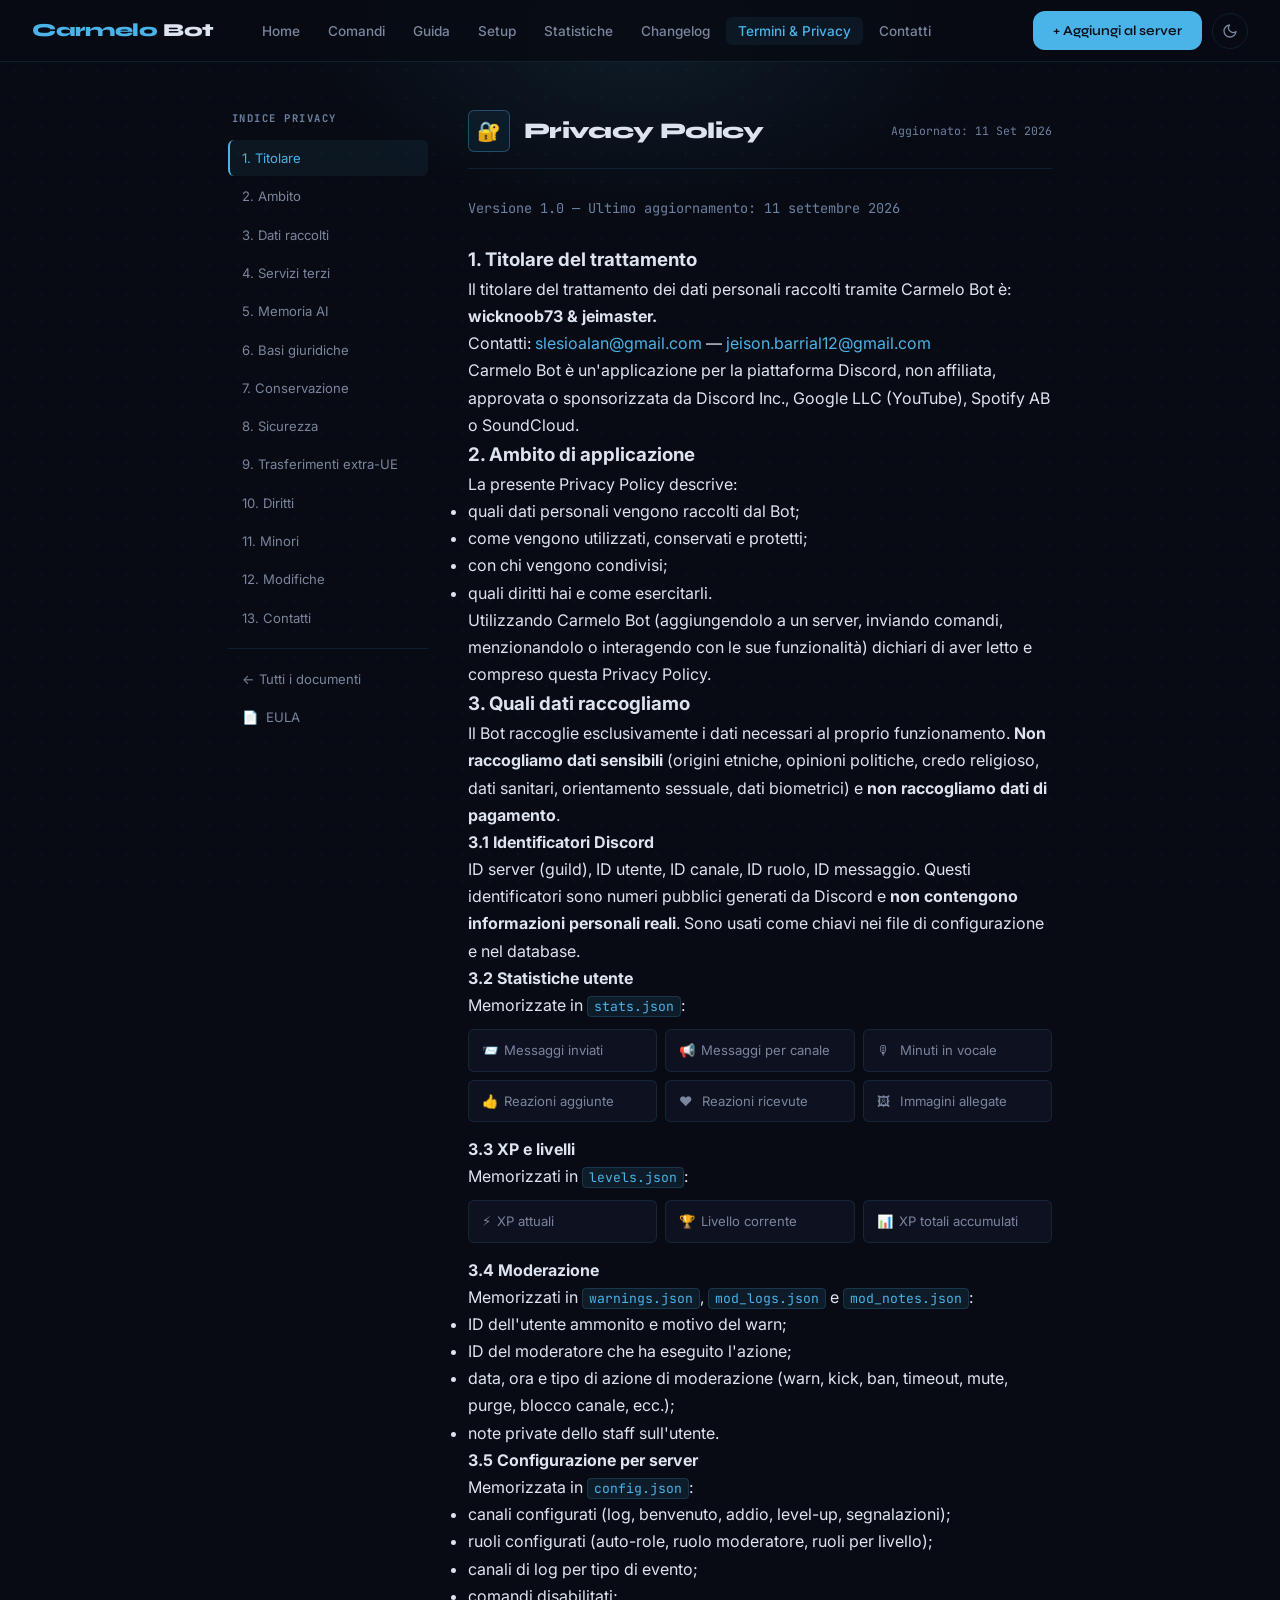
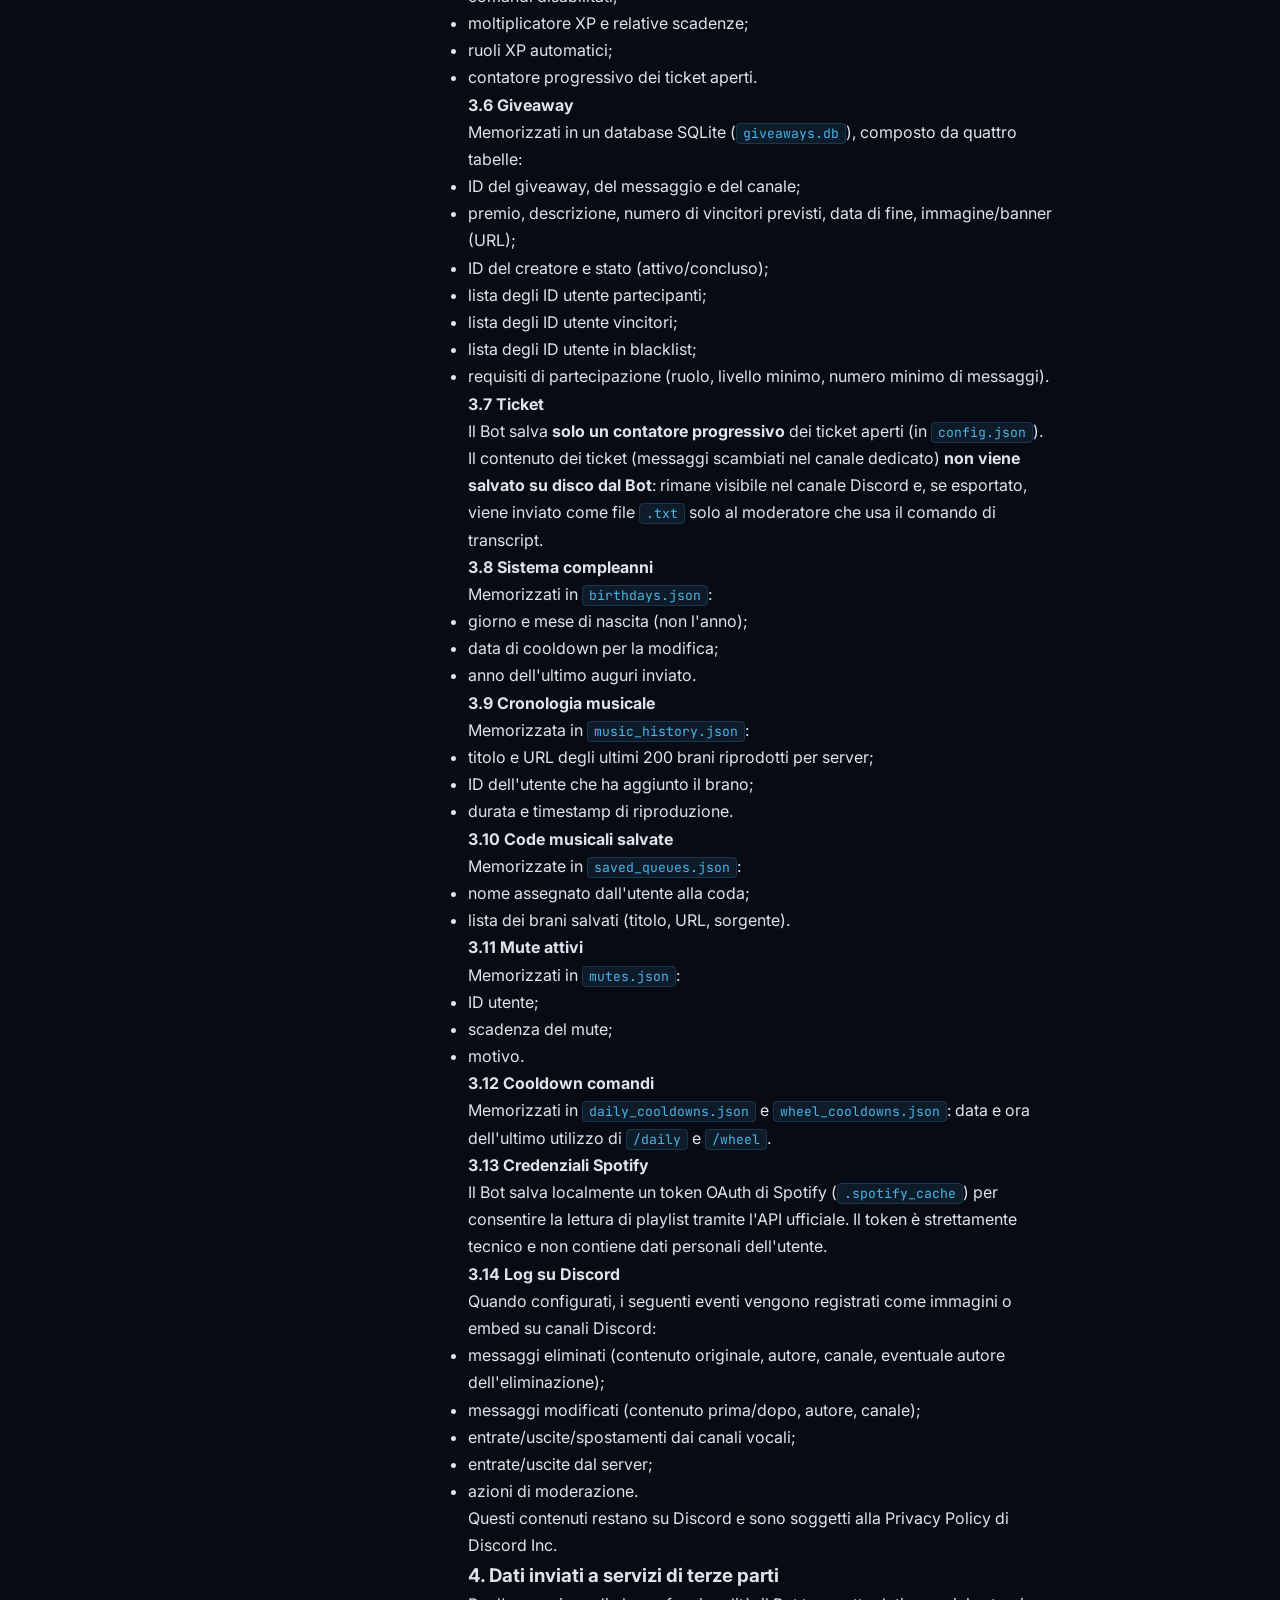
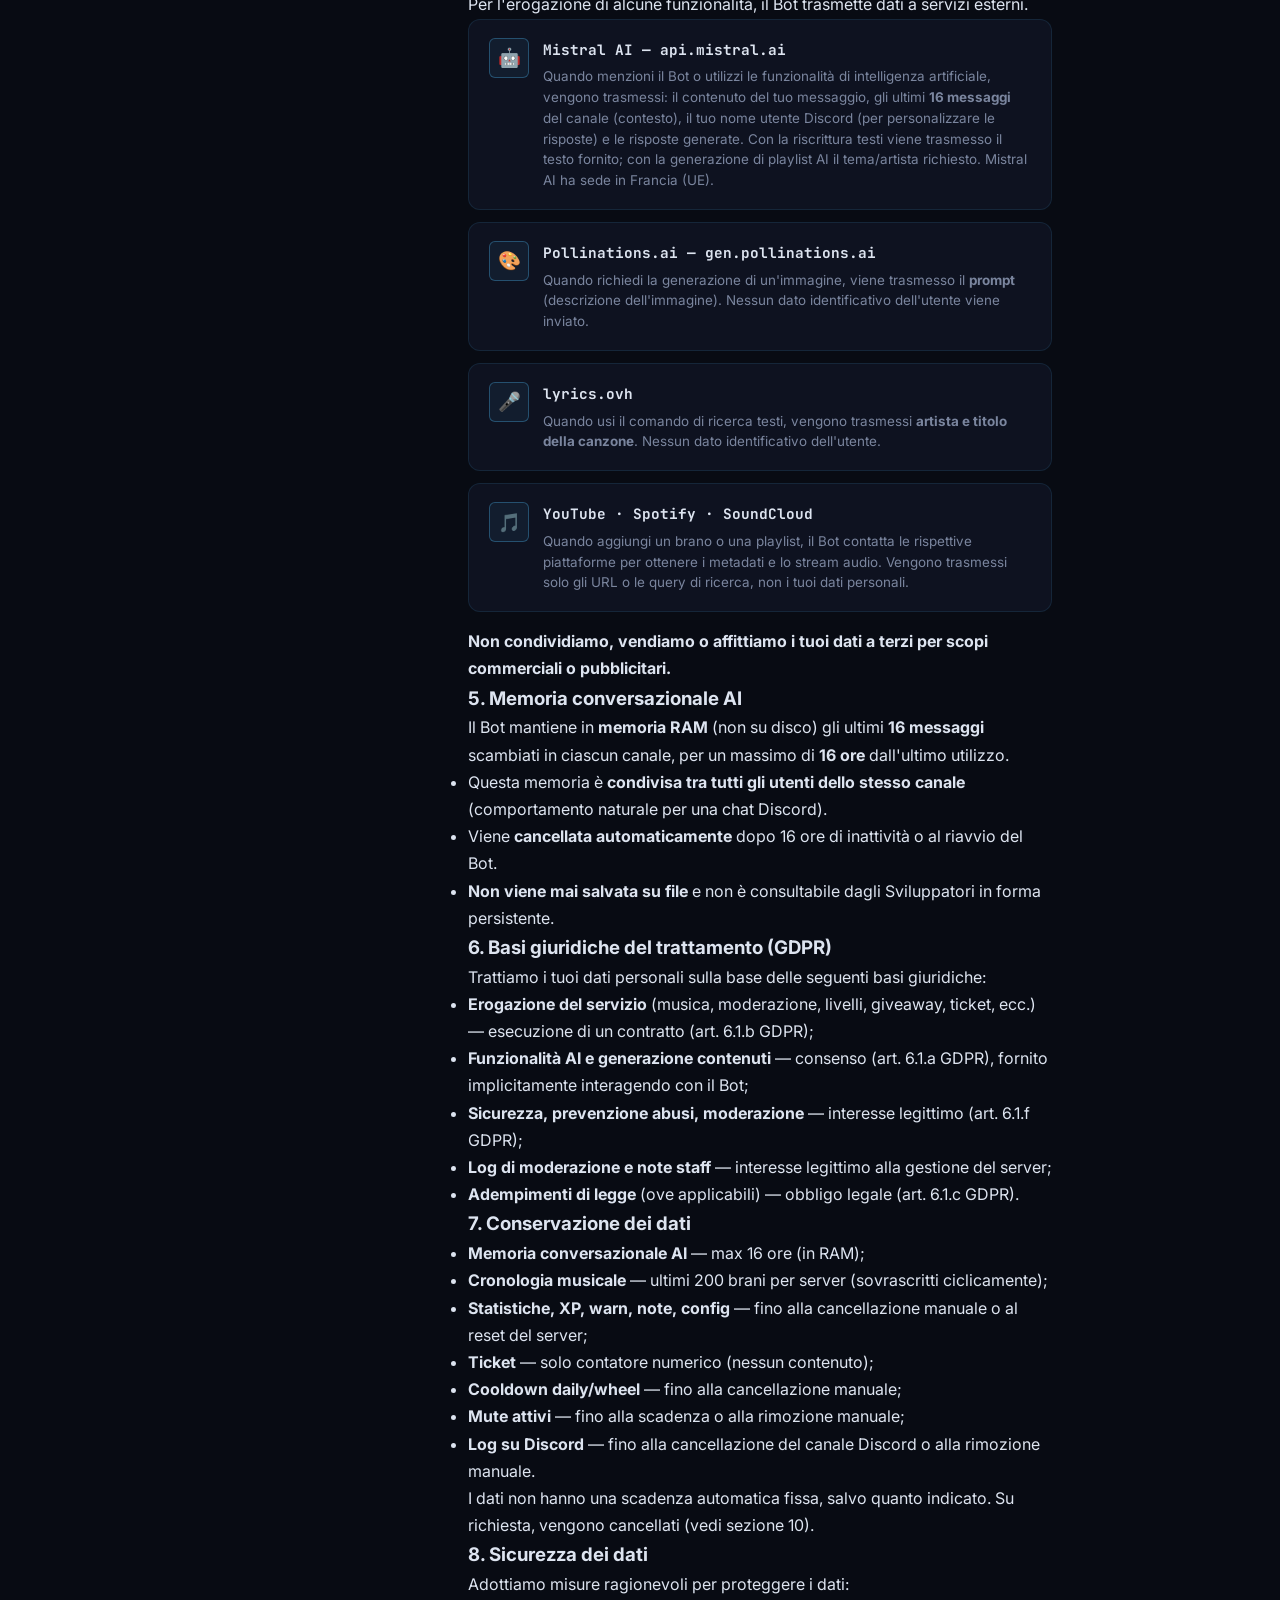
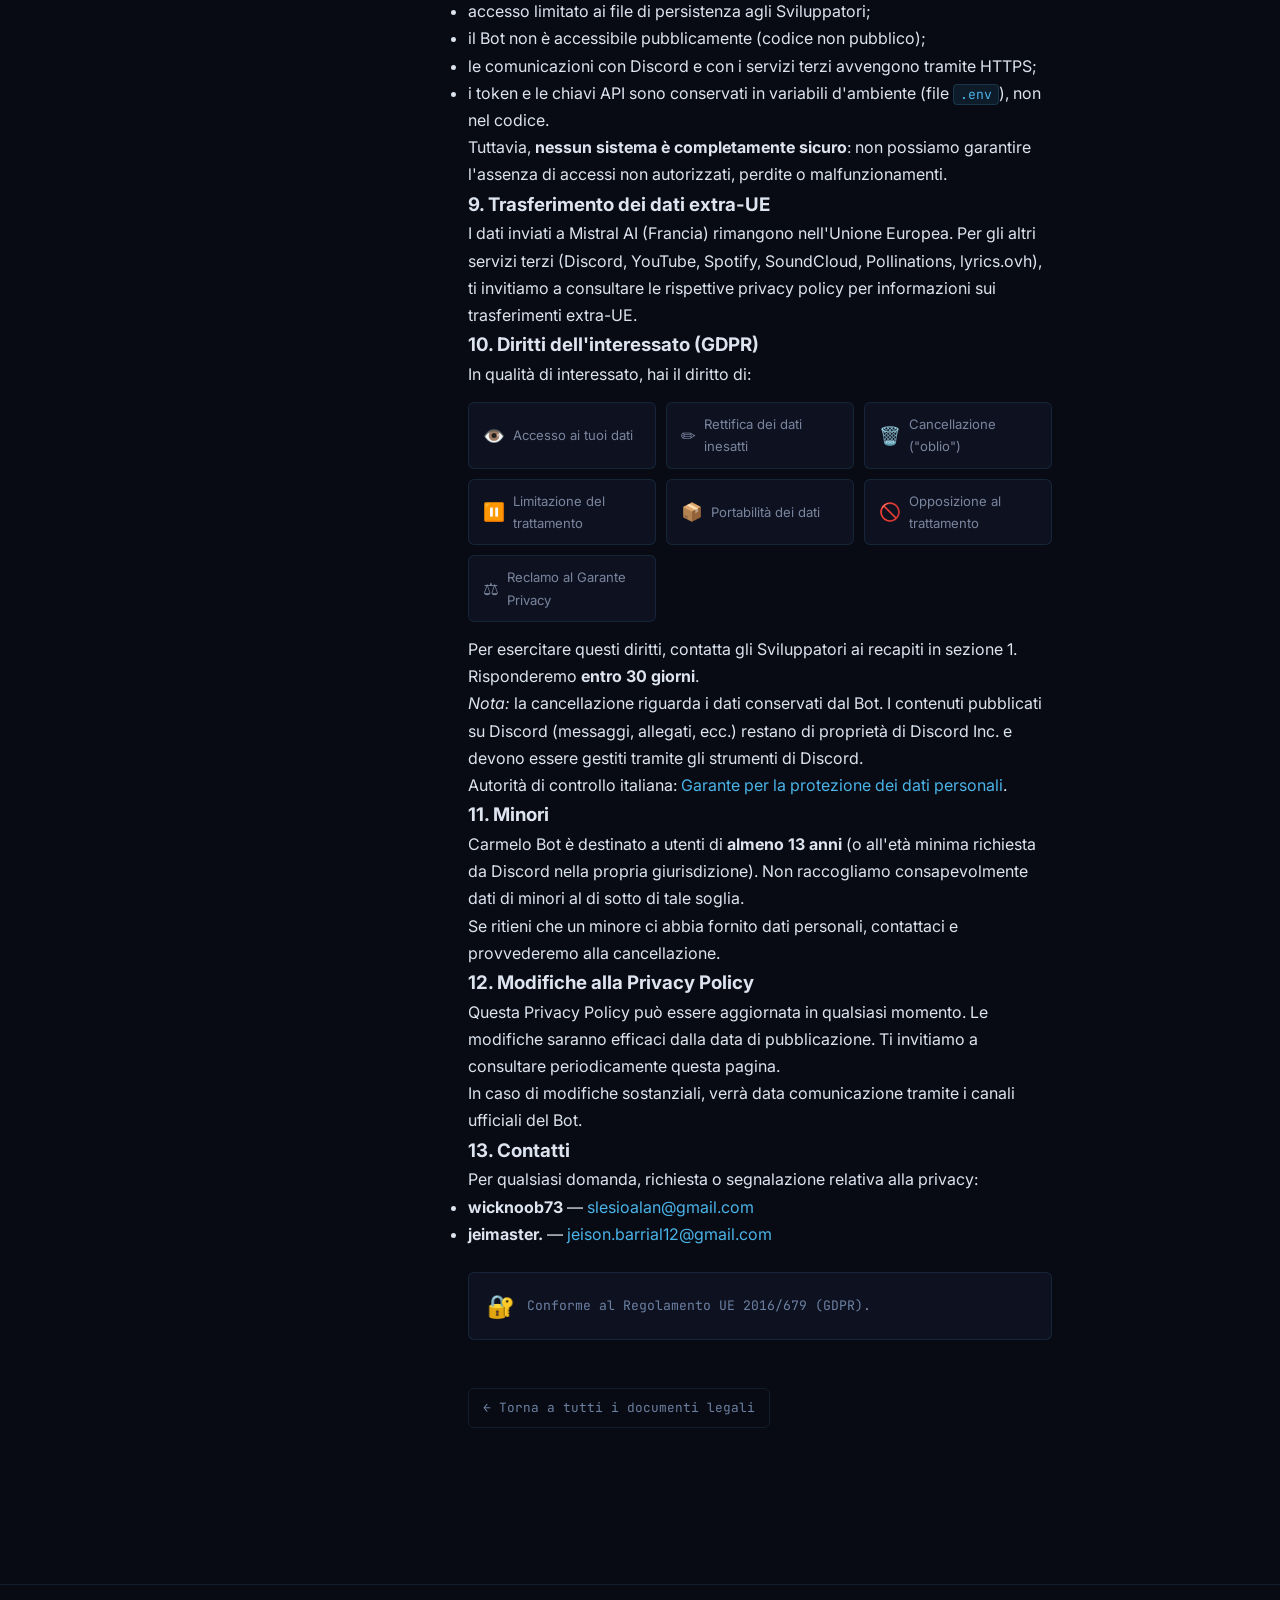
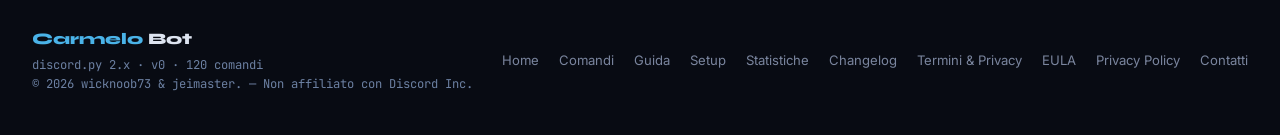
<file: privacy.html>
<!DOCTYPE html>
<html lang="it">
<head>
  <meta charset="UTF-8">
  <meta name="viewport" content="width=device-width, initial-scale=1.0">
  <title>Privacy Policy — Carmelo Bot</title>
  <meta name="description" content="Privacy Policy di Carmelo Bot — quali dati raccogliamo, come li trattiamo e come esercitare i tuoi diritti.">
  <link rel="canonical" href="https://wicknoob73.github.io/privacy.html">
  <meta property="og:type"        content="website">
  <meta property="og:title"       content="Privacy Policy — Carmelo Bot">
  <meta property="og:description" content="Quali dati raccogliamo, come li trattiamo, con chi li condividiamo (GDPR).">
  <meta property="og:image" content="https://wicknoob73.github.io/assets/og-image.png">
  <meta name="theme-color"        content="#4ab3e8">
  <link rel="icon" type="image/svg+xml" href="data:image/svg+xml,<svg xmlns='http://www.w3.org/2000/svg' viewBox='0 0 32 32'><rect width='32' height='32' rx='8' fill='%230a0c14'/><text y='24' x='4' font-size='22'>🤖</text></svg>">
  <link rel="icon" type="image/x-icon" href="favicon.ico">
  <link rel="preconnect" href="https://fonts.googleapis.com">
  <link rel="preconnect" href="https://fonts.gstatic.com" crossorigin>
  <link rel="stylesheet" href="https://fonts.googleapis.com/css2?family=Syne:wght@400;600;700;800&family=Inter:wght@300;400;500;600&family=JetBrains+Mono:wght@400;500&display=swap">
  <link rel="stylesheet" href="style.css">
  <style>
    /* ── Smooth scroll + compensazione navbar ───────────── */
    html { scroll-behavior: smooth; }
    h3[id] { scroll-margin-top: 90px; }
    h4 { scroll-margin-top: 90px; }

    /* ── Legal-specific ─────────────────────────────────── */
    .legal-layout {
      display: grid;
      grid-template-columns: 200px 1fr;
      gap: 40px;
      align-items: start;
      padding-top: 48px;
    }

    .legal-sidebar {
      position: sticky;
      top: 80px;
      max-height: calc(100vh - 100px);
      overflow-y: auto;
      scrollbar-width: thin;
    }

    .legal-sidebar::-webkit-scrollbar { width: 6px; }
    .legal-sidebar::-webkit-scrollbar-thumb {
      background: var(--border-hover);
      border-radius: 3px;
    }
    .legal-sidebar::-webkit-scrollbar-track { background: transparent; }

    .sidebar-label {
      font-size: 0.66rem;
      font-weight: 700;
      letter-spacing: 0.14em;
      text-transform: uppercase;
      color: var(--text-muted);
      font-family: var(--font-mono);
      margin-bottom: 12px;
      padding-left: 4px;
    }

    .sidebar-nav {
      list-style: none;
      display: flex; flex-direction: column; gap: 2px;
    }

    .sidebar-nav a {
      display: flex; align-items: center; gap: 8px;
      padding: 7px 12px;
      font-size: 0.82rem;
      color: var(--text-secondary);
      text-decoration: none;
      border-radius: var(--radius-sm);
      border-left: 2px solid transparent;
      transition: color var(--ease), background var(--ease), border-color var(--ease);
    }

    .sidebar-nav a:hover {
      color: var(--text-primary);
      background: var(--bg-card);
      border-left-color: var(--border-hover);
    }

    .sidebar-nav a.active {
      color: var(--blue);
      background: var(--blue-faint);
      border-left-color: var(--blue);
    }

    .sidebar-divider {
      height: 1px;
      background: var(--border);
      margin: 10px 0;
    }

    .legal-main { min-width: 0; }

    .legal-section {
      margin-bottom: 56px;
    }

    .legal-section-header {
      display: flex; align-items: center; gap: 14px;
      margin-bottom: 28px;
      padding-bottom: 16px;
      border-bottom: 1px solid var(--border);
    }

    .legal-icon {
      width: 42px; height: 42px;
      border-radius: var(--radius-sm);
      background: var(--blue-faint);
      border: 1px solid var(--border-hover);
      display: flex; align-items: center; justify-content: center;
      font-size: 1.2rem;
      flex-shrink: 0;
    }

    .legal-section-header h2 {
      font-family: var(--font-display);
      font-size: 1.4rem;
      font-weight: 800;
      letter-spacing: -0.03em;
      color: var(--text-primary);
    }

    .legal-section-header .updated {
      margin-left: auto;
      font-size: 0.72rem;
      color: var(--text-muted);
      font-family: var(--font-mono);
      flex-shrink: 0;
    }

    .file-grid {
      display: grid;
      grid-template-columns: repeat(auto-fill, minmax(175px, 1fr));
      gap: 8px;
      margin: 10px 0 14px;
    }

    .file-pill {
      display: flex; align-items: center; gap: 6px;
      padding: 9px 13px;
      background: var(--bg-surface);
      border: 1px solid var(--border);
      border-radius: var(--radius-sm);
      font-size: 0.82rem;
      color: var(--text-secondary);
      transition: border-color var(--ease);
    }

    .file-pill:hover { border-color: var(--blue); }

    .third-party-card {
      display: flex; align-items: flex-start; gap: 14px;
      background: var(--bg-surface);
      border: 1px solid var(--border);
      border-radius: var(--radius-md);
      padding: 18px 20px;
      margin-bottom: 12px;
    }

    .third-party-card .tp-icon {
      width: 40px; height: 40px;
      border-radius: var(--radius-sm);
      background: var(--blue-faint);
      border: 1px solid var(--border-hover);
      display: flex; align-items: center; justify-content: center;
      font-size: 1.15rem;
      flex-shrink: 0;
    }

    .third-party-card .tp-body { min-width: 0; }
    .third-party-card .tp-name {
      font-family: var(--font-mono);
      font-size: 0.9rem;
      font-weight: 700;
      color: var(--text-primary);
      margin-bottom: 4px;
    }
    .third-party-card .tp-desc {
      font-size: 0.84rem;
      color: var(--text-secondary);
      line-height: 1.55;
    }

    .rights-grid {
      display: grid;
      grid-template-columns: repeat(auto-fit, minmax(180px, 1fr));
      gap: 10px;
      margin: 14px 0;
    }

    .right-pill {
      display: flex; align-items: center; gap: 8px;
      padding: 10px 14px;
      background: var(--bg-surface);
      border: 1px solid var(--border);
      border-radius: var(--radius-sm);
      font-size: 0.82rem;
      color: var(--text-secondary);
    }

    .right-pill .rp-emoji { font-size: 1.1rem; }

    .back-link {
      display: inline-flex; align-items: center; gap: 6px;
      font-size: 0.8rem;
      font-family: var(--font-mono);
      color: var(--text-muted);
      text-decoration: none;
      margin-top: 48px;
      padding: 8px 14px;
      border: 1px solid var(--border);
      border-radius: var(--radius-sm);
      transition: all var(--ease);
    }
    .back-link:hover { color: var(--blue); border-color: var(--border-hover); }

    @media (max-width: 760px) {
      .legal-layout { grid-template-columns: 1fr; gap: 0; padding-top: 32px; }
      .legal-sidebar { display: none; }
    }
  </style>
</head>
<body>

<script src="config.js"></script>
<script src="version.js" defer></script>

<!-- ── Navbar ─────────────────────────────────────────── -->
<nav class="navbar">
  <a href="index.html" class="navbar-logo"><span>Carmelo</span> Bot</a>
    <ul class="navbar-links">
    <li><a href="index.html">Home</a></li>
    <li><a href="commands.html">Comandi</a></li>
    <li><a href="guide.html">Guida</a></li>
    <li><a href="setup.html">Setup</a></li>
    <li><a href="stats.html">Statistiche</a></li>
    <li><a href="changelog.html">Changelog</a></li>
    <li><a href="legal.html" class="active">Termini & Privacy</a></li>
    <li><a href="legal.html#contatti">Contatti</a></li>
  </ul>
  <a href="invite.html" class="navbar-cta">+ Aggiungi al server</a>
  <button class="theme-toggle" id="themeToggle" aria-label="Cambia tema">
    <svg class="icon-moon" viewBox="0 0 24 24" fill="none" stroke="currentColor" stroke-width="2" stroke-linecap="round" stroke-linejoin="round"><path d="M21 12.79A9 9 0 1 1 11.21 3 7 7 0 0 0 21 12.79z"/></svg>
    <svg class="icon-sun"  viewBox="0 0 24 24" fill="none" stroke="currentColor" stroke-width="2" stroke-linecap="round" stroke-linejoin="round"><circle cx="12" cy="12" r="5"/><line x1="12" y1="1" x2="12" y2="3"/><line x1="12" y1="21" x2="12" y2="23"/><line x1="4.22" y1="4.22" x2="5.64" y2="5.64"/><line x1="18.36" y1="18.36" x2="19.78" y2="19.78"/><line x1="1" y1="12" x2="3" y2="12"/><line x1="21" y1="12" x2="23" y2="12"/><line x1="4.22" y1="19.78" x2="5.64" y2="18.36"/><line x1="18.36" y1="5.64" x2="19.78" y2="4.22"/></svg>
  </button>
  <button class="hamburger" id="hamburgerBtn" aria-label="Menu"><span></span><span></span><span></span></button>
</nav>

<div class="mobile-menu" id="mobileMenu">
  <a href="index.html">Home</a>
  <a href="commands.html">Comandi</a>
  <a href="guide.html">Guida</a>
  <a href="setup.html">Setup</a>
  <a href="stats.html">Statistiche</a>
  <a href="changelog.html">Changelog</a>
  <a href="legal.html" class="active">Termini & Privacy</a>
  <a href="legal.html#contatti">Contatti</a>
  <a href="invite.html" class="mobile-cta">+ Aggiungi al server</a>
</div>

<div class="container">
  <div class="legal-layout">

    <!-- ── Sidebar ──────────────────────────────────── -->
    <aside class="legal-sidebar">
      <div class="sidebar-label">Indice Privacy</div>
      <ul class="sidebar-nav" id="sidebar-nav">
        <li><a href="#titolare" class="active">1. Titolare</a></li>
        <li><a href="#ambito">2. Ambito</a></li>
        <li><a href="#dati">3. Dati raccolti</a></li>
        <li><a href="#terze-parti">4. Servizi terzi</a></li>
        <li><a href="#memoria-ai">5. Memoria AI</a></li>
        <li><a href="#basi">6. Basi giuridiche</a></li>
        <li><a href="#conservazione">7. Conservazione</a></li>
        <li><a href="#sicurezza">8. Sicurezza</a></li>
        <li><a href="#extra-ue">9. Trasferimenti extra-UE</a></li>
        <li><a href="#diritti">10. Diritti</a></li>
        <li><a href="#minori">11. Minori</a></li>
        <li><a href="#modifiche">12. Modifiche</a></li>
        <li><a href="#contatti">13. Contatti</a></li>
        <div class="sidebar-divider"></div>
        <li><a href="legal.html">← Tutti i documenti</a></li>
        <li><a href="eula.html"><span aria-hidden="true">📄</span> EULA</a></li>
      </ul>
    </aside>

    <!-- ── Main ─────────────────────────────────────── -->
    <main class="legal-main">

      <section class="legal-section">
        <div class="legal-section-header">
          <div class="legal-icon"><span aria-hidden="true">🔐</span></div>
          <h2>Privacy Policy</h2>
          <span class="updated">Aggiornato: 11 Set 2026</span>
        </div>

        <div class="card">
          <p style="font-size:0.85rem; color:var(--text-muted); font-family:var(--font-mono); margin-bottom:24px;">
            Versione 1.0 — Ultimo aggiornamento: 11 settembre 2026
          </p>

          <h3 id="titolare">1. Titolare del trattamento</h3>
          <p>Il titolare del trattamento dei dati personali raccolti tramite Carmelo Bot è:</p>
          <p><strong style="color:var(--text-primary);">wicknoob73 & jeimaster.</strong><br>
             Contatti: <a href="mailto:slesioalan@gmail.com">slesioalan@gmail.com</a> — <a href="mailto:jeison.barrial12@gmail.com">jeison.barrial12@gmail.com</a></p>
          <p>Carmelo Bot è un'applicazione per la piattaforma Discord, non affiliata, approvata o sponsorizzata da Discord Inc., Google LLC (YouTube), Spotify AB o SoundCloud.</p>

          <h3 id="ambito">2. Ambito di applicazione</h3>
          <p>La presente Privacy Policy descrive:</p>
          <ul>
            <li>quali dati personali vengono raccolti dal Bot;</li>
            <li>come vengono utilizzati, conservati e protetti;</li>
            <li>con chi vengono condivisi;</li>
            <li>quali diritti hai e come esercitarli.</li>
          </ul>
          <p>Utilizzando Carmelo Bot (aggiungendolo a un server, inviando comandi, menzionandolo o interagendo con le sue funzionalità) dichiari di aver letto e compreso questa Privacy Policy.</p>

          <h3 id="dati">3. Quali dati raccogliamo</h3>
          <p>Il Bot raccoglie esclusivamente i dati necessari al proprio funzionamento. <strong style="color:var(--text-primary);">Non raccogliamo dati sensibili</strong> (origini etniche, opinioni politiche, credo religioso, dati sanitari, orientamento sessuale, dati biometrici) e <strong style="color:var(--text-primary);">non raccogliamo dati di pagamento</strong>.</p>

          <h4>3.1 Identificatori Discord</h4>
          <p>ID server (guild), ID utente, ID canale, ID ruolo, ID messaggio. Questi identificatori sono numeri pubblici generati da Discord e <strong style="color:var(--text-primary);">non contengono informazioni personali reali</strong>. Sono usati come chiavi nei file di configurazione e nel database.</p>

          <h4>3.2 Statistiche utente</h4>
          <p>Memorizzate in <code>stats.json</code>:</p>
          <div class="file-grid">
            <div class="file-pill"><span aria-hidden="true">📨</span> Messaggi inviati</div>
            <div class="file-pill"><span aria-hidden="true">📢</span> Messaggi per canale</div>
            <div class="file-pill"><span aria-hidden="true">🎙</span>️ Minuti in vocale</div>
            <div class="file-pill"><span aria-hidden="true">👍</span> Reazioni aggiunte</div>
            <div class="file-pill"><span aria-hidden="true">❤</span>️ Reazioni ricevute</div>
            <div class="file-pill"><span aria-hidden="true">🖼</span>️ Immagini allegate</div>
          </div>

          <h4>3.3 XP e livelli</h4>
          <p>Memorizzati in <code>levels.json</code>:</p>
          <div class="file-grid">
            <div class="file-pill"><span aria-hidden="true">⚡</span> XP attuali</div>
            <div class="file-pill"><span aria-hidden="true">🏆</span> Livello corrente</div>
            <div class="file-pill"><span aria-hidden="true">📊</span> XP totali accumulati</div>
          </div>

          <h4>3.4 Moderazione</h4>
          <p>Memorizzati in <code>warnings.json</code>, <code>mod_logs.json</code> e <code>mod_notes.json</code>:</p>
          <ul>
            <li>ID dell'utente ammonito e motivo del warn;</li>
            <li>ID del moderatore che ha eseguito l'azione;</li>
            <li>data, ora e tipo di azione di moderazione (warn, kick, ban, timeout, mute, purge, blocco canale, ecc.);</li>
            <li>note private dello staff sull'utente.</li>
          </ul>

          <h4>3.5 Configurazione per server</h4>
          <p>Memorizzata in <code>config.json</code>:</p>
          <ul>
            <li>canali configurati (log, benvenuto, addio, level-up, segnalazioni);</li>
            <li>ruoli configurati (auto-role, ruolo moderatore, ruoli per livello);</li>
            <li>canali di log per tipo di evento;</li>
            <li>comandi disabilitati;</li>
            <li>moltiplicatore XP e relative scadenze;</li>
            <li>ruoli XP automatici;</li>
            <li>contatore progressivo dei ticket aperti.</li>
          </ul>

          <h4>3.6 Giveaway</h4>
          <p>Memorizzati in un database SQLite (<code>giveaways.db</code>), composto da quattro tabelle:</p>
          <ul>
            <li>ID del giveaway, del messaggio e del canale;</li>
            <li>premio, descrizione, numero di vincitori previsti, data di fine, immagine/banner (URL);</li>
            <li>ID del creatore e stato (attivo/concluso);</li>
            <li>lista degli ID utente partecipanti;</li>
            <li>lista degli ID utente vincitori;</li>
            <li>lista degli ID utente in blacklist;</li>
            <li>requisiti di partecipazione (ruolo, livello minimo, numero minimo di messaggi).</li>
          </ul>

          <h4>3.7 Ticket</h4>
          <p>Il Bot salva <strong style="color:var(--text-primary);">solo un contatore progressivo</strong> dei ticket aperti (in <code>config.json</code>). Il contenuto dei ticket (messaggi scambiati nel canale dedicato) <strong style="color:var(--text-primary);">non viene salvato su disco dal Bot</strong>: rimane visibile nel canale Discord e, se esportato, viene inviato come file <code>.txt</code> solo al moderatore che usa il comando di transcript.</p>

          <h4>3.8 Sistema compleanni</h4>
          <p>Memorizzati in <code>birthdays.json</code>:</p>
          <ul>
            <li>giorno e mese di nascita (non l'anno);</li>
            <li>data di cooldown per la modifica;</li>
            <li>anno dell'ultimo auguri inviato.</li>
          </ul>

          <h4>3.9 Cronologia musicale</h4>
          <p>Memorizzata in <code>music_history.json</code>:</p>
          <ul>
            <li>titolo e URL degli ultimi 200 brani riprodotti per server;</li>
            <li>ID dell'utente che ha aggiunto il brano;</li>
            <li>durata e timestamp di riproduzione.</li>
          </ul>

          <h4>3.10 Code musicali salvate</h4>
          <p>Memorizzate in <code>saved_queues.json</code>:</p>
          <ul>
            <li>nome assegnato dall'utente alla coda;</li>
            <li>lista dei brani salvati (titolo, URL, sorgente).</li>
          </ul>

          <h4>3.11 Mute attivi</h4>
          <p>Memorizzati in <code>mutes.json</code>:</p>
          <ul>
            <li>ID utente;</li>
            <li>scadenza del mute;</li>
            <li>motivo.</li>
          </ul>

          <h4>3.12 Cooldown comandi</h4>
          <p>Memorizzati in <code>daily_cooldowns.json</code> e <code>wheel_cooldowns.json</code>: data e ora dell'ultimo utilizzo di <code>/daily</code> e <code>/wheel</code>.</p>

          <h4>3.13 Credenziali Spotify</h4>
          <p>Il Bot salva localmente un token OAuth di Spotify (<code>.spotify_cache</code>) per consentire la lettura di playlist tramite l'API ufficiale. Il token è strettamente tecnico e non contiene dati personali dell'utente.</p>

          <h4>3.14 Log su Discord</h4>
          <p>Quando configurati, i seguenti eventi vengono registrati come immagini o embed su canali Discord:</p>
          <ul>
            <li>messaggi eliminati (contenuto originale, autore, canale, eventuale autore dell'eliminazione);</li>
            <li>messaggi modificati (contenuto prima/dopo, autore, canale);</li>
            <li>entrate/uscite/spostamenti dai canali vocali;</li>
            <li>entrate/uscite dal server;</li>
            <li>azioni di moderazione.</li>
          </ul>
          <p>Questi contenuti restano su Discord e sono soggetti alla Privacy Policy di Discord Inc.</p>

          <h3 id="terze-parti">4. Dati inviati a servizi di terze parti</h3>
          <p>Per l'erogazione di alcune funzionalità, il Bot trasmette dati a servizi esterni.</p>

          <div class="third-party-card">
            <div class="tp-icon"><span aria-hidden="true">🤖</span></div>
            <div class="tp-body">
              <div class="tp-name">Mistral AI — api.mistral.ai</div>
              <div class="tp-desc">
                Quando menzioni il Bot o utilizzi le funzionalità di intelligenza artificiale, vengono trasmessi: il contenuto del tuo messaggio, gli ultimi <strong>16 messaggi</strong> del canale (contesto), il tuo nome utente Discord (per personalizzare le risposte) e le risposte generate. Con la riscrittura testi viene trasmesso il testo fornito; con la generazione di playlist AI il tema/artista richiesto. Mistral AI ha sede in Francia (UE).
              </div>
            </div>
          </div>

          <div class="third-party-card">
            <div class="tp-icon"><span aria-hidden="true">🎨</span></div>
            <div class="tp-body">
              <div class="tp-name">Pollinations.ai — gen.pollinations.ai</div>
              <div class="tp-desc">
                Quando richiedi la generazione di un'immagine, viene trasmesso il <strong>prompt</strong> (descrizione dell'immagine). Nessun dato identificativo dell'utente viene inviato.
              </div>
            </div>
          </div>

          <div class="third-party-card">
            <div class="tp-icon"><span aria-hidden="true">🎤</span></div>
            <div class="tp-body">
              <div class="tp-name">lyrics.ovh</div>
              <div class="tp-desc">
                Quando usi il comando di ricerca testi, vengono trasmessi <strong>artista e titolo della canzone</strong>. Nessun dato identificativo dell'utente.
              </div>
            </div>
          </div>

          <div class="third-party-card">
            <div class="tp-icon"><span aria-hidden="true">🎵</span></div>
            <div class="tp-body">
              <div class="tp-name">YouTube · Spotify · SoundCloud</div>
              <div class="tp-desc">
                Quando aggiungi un brano o una playlist, il Bot contatta le rispettive piattaforme per ottenere i metadati e lo stream audio. Vengono trasmessi solo gli URL o le query di ricerca, non i tuoi dati personali.
              </div>
            </div>
          </div>

          <p style="margin-top:16px;"><strong style="color:var(--text-primary);">Non condividiamo, vendiamo o affittiamo i tuoi dati a terzi per scopi commerciali o pubblicitari.</strong></p>

          <h3 id="memoria-ai">5. Memoria conversazionale AI</h3>
          <p>Il Bot mantiene in <strong style="color:var(--text-primary);">memoria RAM</strong> (non su disco) gli ultimi <strong>16 messaggi</strong> scambiati in ciascun canale, per un massimo di <strong>16 ore</strong> dall'ultimo utilizzo.</p>
          <ul>
            <li>Questa memoria è <strong style="color:var(--text-primary);">condivisa tra tutti gli utenti dello stesso canale</strong> (comportamento naturale per una chat Discord).</li>
            <li>Viene <strong style="color:var(--text-primary);">cancellata automaticamente</strong> dopo 16 ore di inattività o al riavvio del Bot.</li>
            <li><strong style="color:var(--text-primary);">Non viene mai salvata su file</strong> e non è consultabile dagli Sviluppatori in forma persistente.</li>
          </ul>

          <h3 id="basi">6. Basi giuridiche del trattamento (GDPR)</h3>
          <p>Trattiamo i tuoi dati personali sulla base delle seguenti basi giuridiche:</p>
          <ul>
            <li><strong style="color:var(--text-primary);">Erogazione del servizio</strong> (musica, moderazione, livelli, giveaway, ticket, ecc.) — esecuzione di un contratto (art. 6.1.b GDPR);</li>
            <li><strong style="color:var(--text-primary);">Funzionalità AI e generazione contenuti</strong> — consenso (art. 6.1.a GDPR), fornito implicitamente interagendo con il Bot;</li>
            <li><strong style="color:var(--text-primary);">Sicurezza, prevenzione abusi, moderazione</strong> — interesse legittimo (art. 6.1.f GDPR);</li>
            <li><strong style="color:var(--text-primary);">Log di moderazione e note staff</strong> — interesse legittimo alla gestione del server;</li>
            <li><strong style="color:var(--text-primary);">Adempimenti di legge</strong> (ove applicabili) — obbligo legale (art. 6.1.c GDPR).</li>
          </ul>

          <h3 id="conservazione">7. Conservazione dei dati</h3>
          <ul>
            <li><strong style="color:var(--text-primary);">Memoria conversazionale AI</strong> — max 16 ore (in RAM);</li>
            <li><strong style="color:var(--text-primary);">Cronologia musicale</strong> — ultimi 200 brani per server (sovrascritti ciclicamente);</li>
            <li><strong style="color:var(--text-primary);">Statistiche, XP, warn, note, config</strong> — fino alla cancellazione manuale o al reset del server;</li>
            <li><strong style="color:var(--text-primary);">Ticket</strong> — solo contatore numerico (nessun contenuto);</li>
            <li><strong style="color:var(--text-primary);">Cooldown daily/wheel</strong> — fino alla cancellazione manuale;</li>
            <li><strong style="color:var(--text-primary);">Mute attivi</strong> — fino alla scadenza o alla rimozione manuale;</li>
            <li><strong style="color:var(--text-primary);">Log su Discord</strong> — fino alla cancellazione del canale Discord o alla rimozione manuale.</li>
          </ul>
          <p>I dati non hanno una scadenza automatica fissa, salvo quanto indicato. Su richiesta, vengono cancellati (vedi sezione 10).</p>

          <h3 id="sicurezza">8. Sicurezza dei dati</h3>
          <p>Adottiamo misure ragionevoli per proteggere i dati:</p>
          <ul>
            <li>accesso limitato ai file di persistenza agli Sviluppatori;</li>
            <li>il Bot non è accessibile pubblicamente (codice non pubblico);</li>
            <li>le comunicazioni con Discord e con i servizi terzi avvengono tramite HTTPS;</li>
            <li>i token e le chiavi API sono conservati in variabili d'ambiente (file <code>.env</code>), non nel codice.</li>
          </ul>
          <p>Tuttavia, <strong style="color:var(--text-primary);">nessun sistema è completamente sicuro</strong>: non possiamo garantire l'assenza di accessi non autorizzati, perdite o malfunzionamenti.</p>

          <h3 id="extra-ue">9. Trasferimento dei dati extra-UE</h3>
          <p>I dati inviati a Mistral AI (Francia) rimangono nell'Unione Europea. Per gli altri servizi terzi (Discord, YouTube, Spotify, SoundCloud, Pollinations, lyrics.ovh), ti invitiamo a consultare le rispettive privacy policy per informazioni sui trasferimenti extra-UE.</p>

          <h3 id="diritti">10. Diritti dell'interessato (GDPR)</h3>
          <p>In qualità di interessato, hai il diritto di:</p>
          <div class="rights-grid">
            <div class="right-pill"><span class="rp-emoji"><span aria-hidden="true">👁</span>️</span> Accesso ai tuoi dati</div>
            <div class="right-pill"><span class="rp-emoji"><span aria-hidden="true">✏</span>️</span> Rettifica dei dati inesatti</div>
            <div class="right-pill"><span class="rp-emoji"><span aria-hidden="true">🗑</span>️</span> Cancellazione ("oblio")</div>
            <div class="right-pill"><span class="rp-emoji">⏸️</span> Limitazione del trattamento</div>
            <div class="right-pill"><span class="rp-emoji"><span aria-hidden="true">📦</span></span> Portabilità dei dati</div>
            <div class="right-pill"><span class="rp-emoji"><span aria-hidden="true">🚫</span></span> Opposizione al trattamento</div>
            <div class="right-pill"><span class="rp-emoji"><span aria-hidden="true">⚖</span>️</span> Reclamo al Garante Privacy</div>
          </div>
          <p>Per esercitare questi diritti, contatta gli Sviluppatori ai recapiti in sezione 1. Risponderemo <strong style="color:var(--text-primary);">entro 30 giorni</strong>.</p>
          <p><em>Nota:</em> la cancellazione riguarda i dati conservati dal Bot. I contenuti pubblicati su Discord (messaggi, allegati, ecc.) restano di proprietà di Discord Inc. e devono essere gestiti tramite gli strumenti di Discord.</p>
          <p>Autorità di controllo italiana: <a href="https://www.garanteprivacy.it/" target="_blank" rel="noopener">Garante per la protezione dei dati personali</a>.</p>

          <h3 id="minori">11. Minori</h3>
          <p>Carmelo Bot è destinato a utenti di <strong style="color:var(--text-primary);">almeno 13 anni</strong> (o all'età minima richiesta da Discord nella propria giurisdizione). Non raccogliamo consapevolmente dati di minori al di sotto di tale soglia.</p>
          <p>Se ritieni che un minore ci abbia fornito dati personali, contattaci e provvederemo alla cancellazione.</p>

          <h3 id="modifiche">12. Modifiche alla Privacy Policy</h3>
          <p>Questa Privacy Policy può essere aggiornata in qualsiasi momento. Le modifiche saranno efficaci dalla data di pubblicazione. Ti invitiamo a consultare periodicamente questa pagina.</p>
          <p>In caso di modifiche sostanziali, verrà data comunicazione tramite i canali ufficiali del Bot.</p>

          <h3 id="contatti">13. Contatti</h3>
          <p>Per qualsiasi domanda, richiesta o segnalazione relativa alla privacy:</p>
          <ul>
            <li><strong style="color:var(--text-primary);">wicknoob73</strong> — <a href="mailto:slesioalan@gmail.com">slesioalan@gmail.com</a></li>
            <li><strong style="color:var(--text-primary);">jeimaster.</strong> — <a href="mailto:jeison.barrial12@gmail.com">jeison.barrial12@gmail.com</a></li>
          </ul>

          <div style="display:flex; align-items:center; gap:12px; background:var(--bg-surface); border:1px solid var(--border); border-radius:var(--radius-sm); padding:14px 18px; margin-top:24px;">
            <span style="font-size:1.4rem;"><span aria-hidden="true">🔐</span></span>
            <span style="font-size:0.82rem; color:var(--text-muted); font-family:var(--font-mono);">Conforme al Regolamento UE 2016/679 (GDPR).</span>
          </div>

          <a href="legal.html" class="back-link">← Torna a tutti i documenti legali</a>
        </div>
      </section>

    </main>
  </div>
</div>

<!-- ── Footer ─────────────────────────────────────────── -->
<footer>
  <div class="footer-left">
    <div class="footer-brand"><span>Carmelo</span> Bot</div>
    <div class="footer-meta">discord.py 2.x · <span class="bot-version">v0</span> · 120 comandi</div>
    <div class="footer-copy">© 2026 wicknoob73 & jeimaster. — Non affiliato con Discord Inc.</div>
  </div>
    <ul class="footer-links">
    <li><a href="index.html">Home</a></li>
    <li><a href="commands.html">Comandi</a></li>
    <li><a href="guide.html">Guida</a></li>
    <li><a href="setup.html">Setup</a></li>
    <li><a href="stats.html">Statistiche</a></li>
    <li><a href="changelog.html">Changelog</a></li>
    <li><a href="legal.html">Termini & Privacy</a></li>
    <li><a href="eula.html">EULA</a></li>
    <li><a href="privacy.html">Privacy Policy</a></li>
    <li><a href="legal.html#contatti">Contatti</a></li>
  </ul>
</footer>

<!-- ── Script: scroll-spy sidebar ─────────────────────── -->
<script>
  const navLinks = Array.from(document.querySelectorAll('#sidebar-nav a[href^="#"]'));

  const anchors = navLinks
    .map(link => {
      const id = link.getAttribute('href').slice(1);
      const el = document.getElementById(id);
      return el ? { link, el } : null;
    })
    .filter(Boolean);

  function setActive(link) {
    navLinks.forEach(l => l.classList.toggle('active', l === link));
    if (link && link.parentElement) {
      const li = link.parentElement;
      const container = link.closest('.legal-sidebar');
      if (container) {
        const liTop = li.offsetTop;
        const liBottom = liTop + li.offsetHeight;
        const cTop = container.scrollTop;
        const cBottom = cTop + container.clientHeight;
        if (liTop < cTop) container.scrollTo({ top: liTop - 12, behavior: 'smooth' });
        else if (liBottom > cBottom) container.scrollTo({ top: liBottom - container.clientHeight + 12, behavior: 'smooth' });
      }
    }
  }

  function updateActive() {
    if (!anchors.length) return;
    const offset = 120;
    const y = window.scrollY + offset;

    if (window.innerHeight + window.scrollY >= document.body.offsetHeight - 4) {
      setActive(anchors[anchors.length - 1].link);
      return;
    }

    let current = anchors[0];
    for (const a of anchors) {
      if (a.el.getBoundingClientRect().top + window.scrollY <= y) current = a;
      else break;
    }
    setActive(current.link);
  }

  let ticking = false;
  window.addEventListener('scroll', () => {
    if (!ticking) {
      window.requestAnimationFrame(() => { updateActive(); ticking = false; });
      ticking = true;
    }
  }, { passive: true });

  window.addEventListener('resize', updateActive, { passive: true });
  window.addEventListener('load', updateActive);
  updateActive();
</script>

<button class="back-to-top" id="backToTop" aria-label="Torna su">
  <svg viewBox="0 0 24 24" fill="none" stroke-width="2.5" stroke-linecap="round" stroke-linejoin="round">
    <polyline points="18 15 12 9 6 15"/>
  </svg>
</button>

<script>
const ham = document.getElementById('hamburgerBtn');
const mob = document.getElementById('mobileMenu');
if (ham && mob) {
  ham.addEventListener('click', () => {
    ham.classList.toggle('open');
    mob.classList.toggle('open');
  });
  document.addEventListener('click', e => {
    if (!ham.contains(e.target) && !mob.contains(e.target)) {
      ham.classList.remove('open');
      mob.classList.remove('open');
    }
  });
  mob.querySelectorAll('a').forEach(a =>
    a.addEventListener('click', () => {
      ham.classList.remove('open');
      mob.classList.remove('open');
    })
  );
}
const btt = document.getElementById('backToTop');
if (btt) {
  window.addEventListener('scroll', () => {
    btt.classList.toggle('visible', window.scrollY > 300);
  }, { passive: true });
  btt.addEventListener('click', () => window.scrollTo({ top: 0, behavior: 'smooth' }));
}
</script>

<script>
(function() {
  const saved = localStorage.getItem('theme');
  if (saved === 'light') document.documentElement.classList.add('light');
})();
document.addEventListener('DOMContentLoaded', () => {
  const btn = document.getElementById('themeToggle');
  if (!btn) return;
  btn.addEventListener('click', () => {
    const isLight = document.documentElement.classList.toggle('light');
    localStorage.setItem('theme', isLight ? 'light' : 'dark');
  });
});
</script>
</body>
</html>
</file>
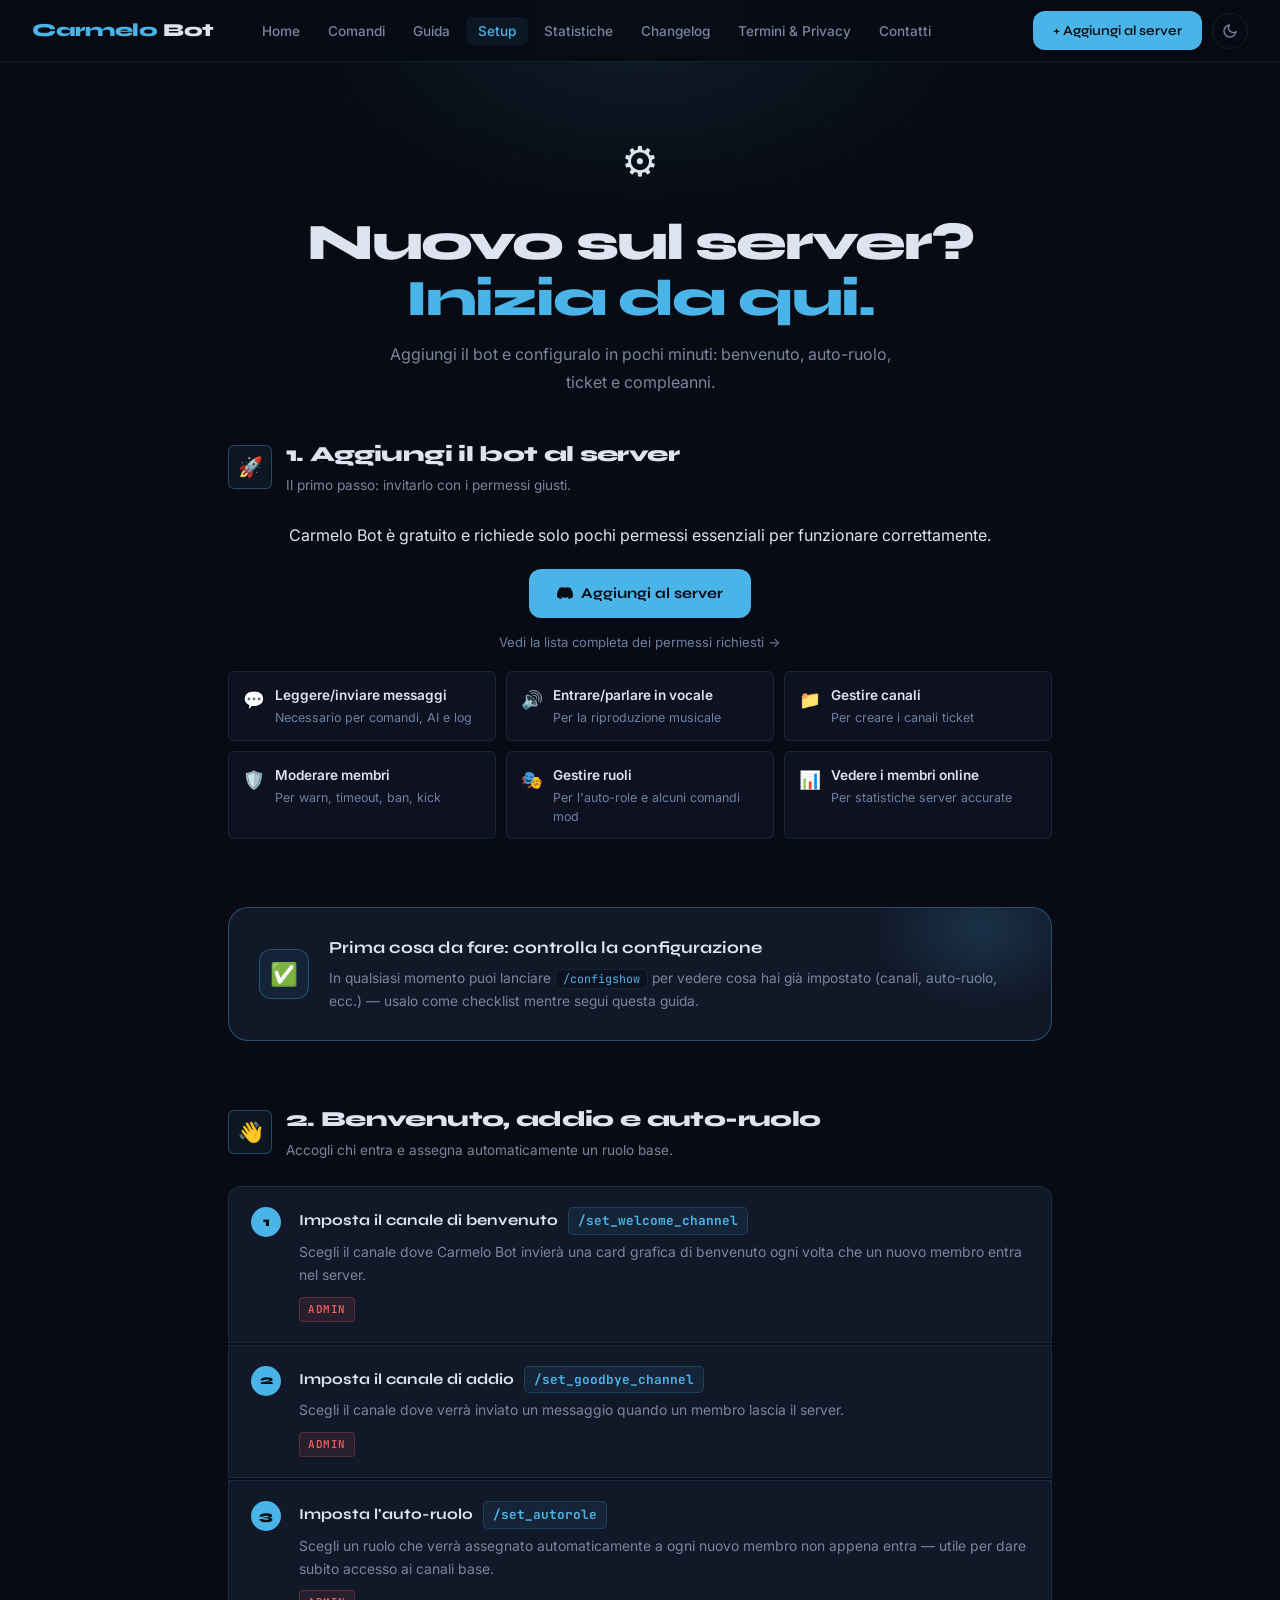
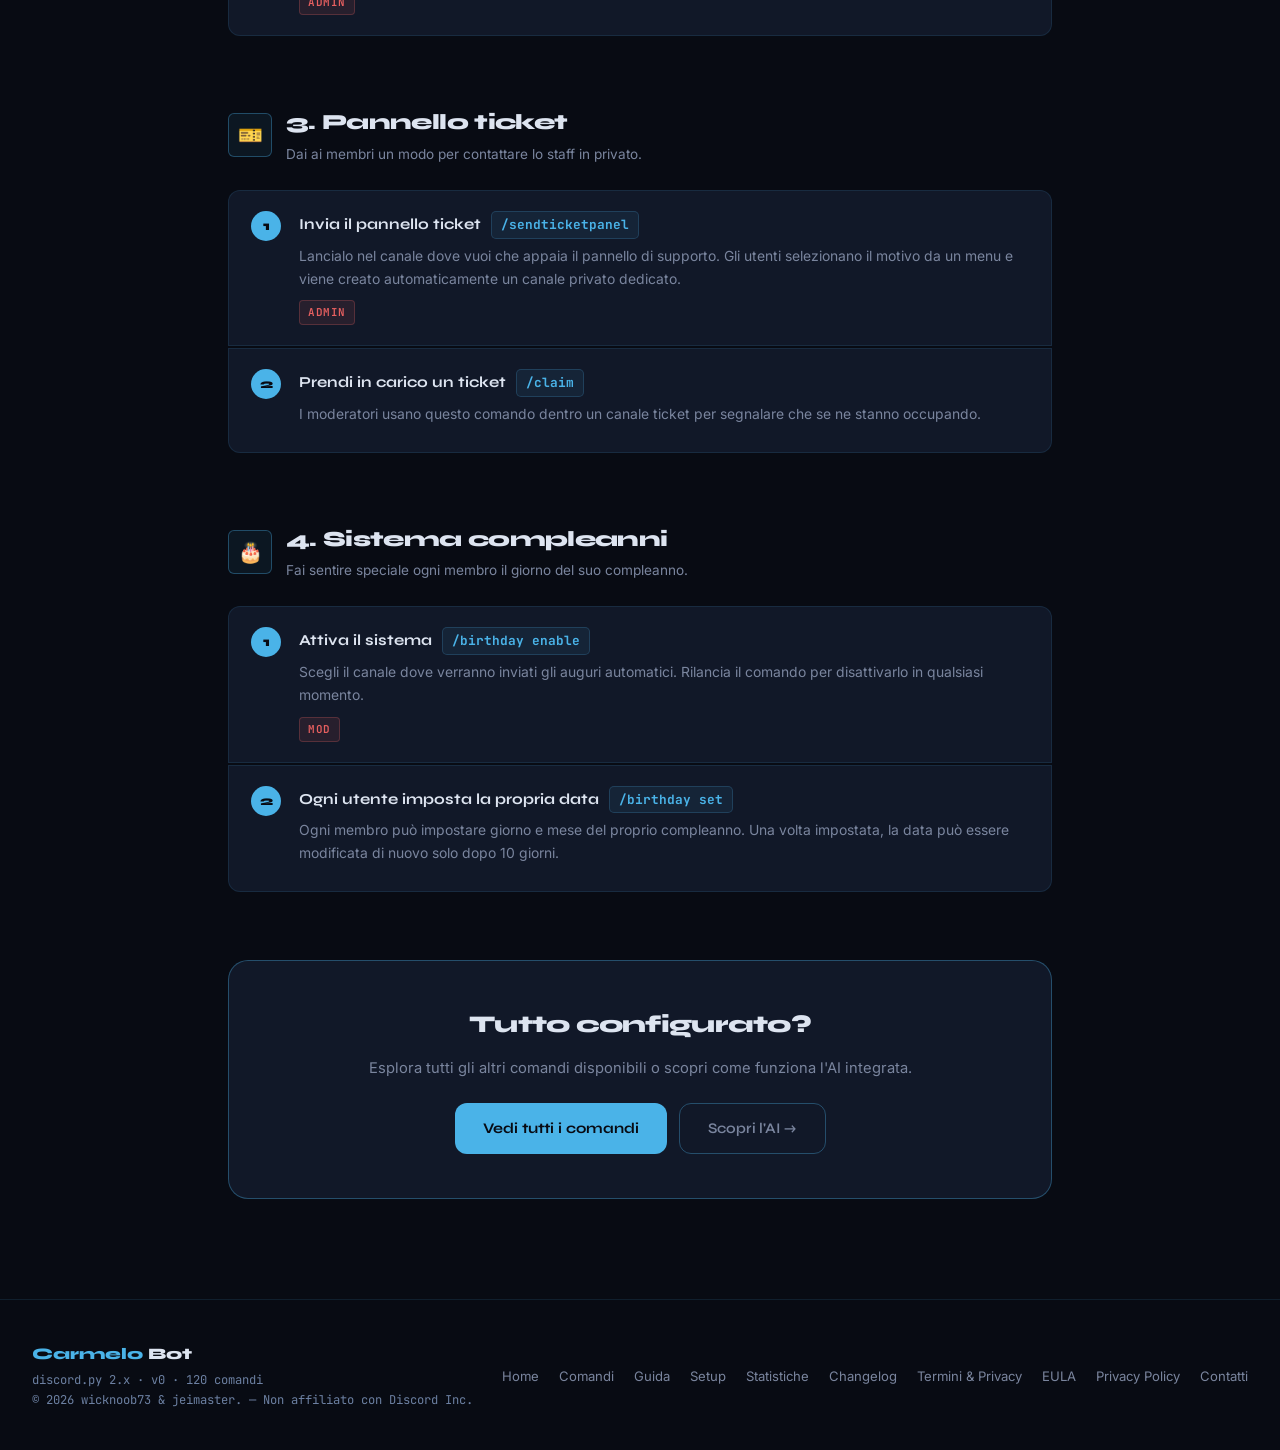
<file: setup.html>
<!DOCTYPE html>
<html lang="it">
<head>
  <meta charset="UTF-8">
  <meta name="viewport" content="width=device-width, initial-scale=1.0">
  <title>Guida Setup — Carmelo Bot</title>
  <meta name="description" content="Configura Carmelo Bot sul tuo server in pochi minuti: canale di benvenuto, auto-ruolo, ticket e compleanni.">
  <link rel="canonical" href="https://wicknoob73.github.io/setup.html">

  <meta property="og:type"        content="website">
  <meta property="og:title"       content="Guida Setup — Carmelo Bot">
  <meta property="og:description" content="Configura Carmelo Bot sul tuo server in pochi minuti: benvenuto, auto-ruolo, ticket e compleanni.">
  <meta property="og:image" content="https://wicknoob73.github.io/assets/og-image.png">
  <meta name="theme-color"        content="#4ab3e8">

  <link rel="icon" type="image/svg+xml" href="data:image/svg+xml,<svg xmlns='http://www.w3.org/2000/svg' viewBox='0 0 32 32'><rect width='32' height='32' rx='8' fill='%230a0c14'/><text y='24' x='4' font-size='22'>🤖</text></svg>">
  <link rel="icon" type="image/x-icon" href="favicon.ico">
  <link rel="preconnect" href="https://fonts.googleapis.com">
  <link rel="preconnect" href="https://fonts.gstatic.com" crossorigin>
  <link rel="stylesheet" href="https://fonts.googleapis.com/css2?family=Syne:wght@400;600;700;800&family=Inter:wght@300;400;500;600&family=JetBrains+Mono:wght@400;500&display=swap">
  <link rel="stylesheet" href="style.css">
  <style>
    .page-hero { text-align: center; padding: 64px 0 40px; }
    .page-hero h1 {
      font-family: var(--font-display);
      font-size: clamp(2.2rem, 5.5vw, 3.2rem);
      font-weight: 800; letter-spacing: -0.04em; line-height: 1.1;
      margin: 18px 0 14px;
    }
    .page-hero h1 .accent { color: var(--blue); }
    .page-hero p { font-size: 1rem; color: var(--text-secondary); max-width: 540px; margin: 0 auto; line-height: 1.7; }

    /* First-step banner */
    .first-step {
      display: flex; align-items: center; gap: 20px;
      background: var(--bg-card);
      border: 1px solid var(--border-hover);
      border-radius: var(--radius-lg);
      padding: 26px 30px;
      margin: 40px 0 60px;
      position: relative; overflow: hidden;
    }
    .first-step::before {
      content: '';
      position: absolute; top: -60px; right: -40px;
      width: 220px; height: 160px;
      background: radial-gradient(ellipse, rgba(74,179,232,0.16) 0%, transparent 70%);
      pointer-events: none;
    }
    .first-step-icon {
      width: 50px; height: 50px; flex-shrink: 0;
      border-radius: var(--radius-md);
      background: var(--blue-faint);
      border: 1px solid var(--border-hover);
      display: flex; align-items: center; justify-content: center;
      font-size: 1.4rem;
    }
    .first-step h3 { font-family: var(--font-display); font-size: 1.05rem; margin-bottom: 4px; }
    .first-step p { font-size: 0.86rem; color: var(--text-secondary); margin: 0; }
    .first-step code {
      background: var(--bg-surface); border: 1px solid var(--border);
      border-radius: 4px; padding: 1px 7px; color: var(--blue); font-family: var(--font-mono); font-size: 0.85em;
    }

    /* Steps timeline */
    .setup-section { margin-bottom: 68px; scroll-margin-top: 80px; }
    .setup-section-header {
      display: flex; align-items: center; gap: 14px;
      margin-bottom: 24px;
    }
    .setup-icon {
      width: 44px; height: 44px; flex-shrink: 0;
      border-radius: var(--radius-sm);
      background: var(--blue-faint);
      border: 1px solid var(--border-hover);
      display: flex; align-items: center; justify-content: center;
      font-size: 1.25rem;
    }
    .setup-section-header h2 {
      font-family: var(--font-display); font-size: 1.35rem; font-weight: 800; letter-spacing: -0.03em;
    }
    .setup-section-header p { font-size: 0.85rem; color: var(--text-secondary); margin-top: 2px; }

    .step-list { display: flex; flex-direction: column; gap: 2px; }
    .step-card {
      display: flex; gap: 18px;
      background: var(--bg-card);
      border: 1px solid var(--border);
      padding: 20px 22px;
      transition: border-color var(--ease);
    }
    .step-card:first-child { border-radius: var(--radius-md) var(--radius-md) 0 0; }
    .step-card:last-child  { border-radius: 0 0 var(--radius-md) var(--radius-md); }
    .step-card:only-child  { border-radius: var(--radius-md); }
    .step-card:hover { border-color: var(--border-hover); }
    .step-num-badge {
      width: 30px; height: 30px; flex-shrink: 0;
      border-radius: 50%;
      background: var(--blue);
      color: var(--bg-base);
      display: flex; align-items: center; justify-content: center;
      font-family: var(--font-display); font-weight: 800; font-size: 0.82rem;
    }
    .step-body { flex: 1; min-width: 0; }
    .step-title {
      display: flex; align-items: center; gap: 10px; flex-wrap: wrap;
      font-family: var(--font-display); font-weight: 700; font-size: 0.95rem;
      color: var(--text-primary); margin-bottom: 6px;
    }
    .step-cmd {
      font-family: var(--font-mono); font-size: 0.8rem;
      color: var(--blue);
      background: rgba(74,179,232,0.08);
      border: 1px solid rgba(74,179,232,0.2);
      border-radius: 5px; padding: 2px 9px;
    }
    .step-desc { font-size: 0.87rem; color: var(--text-secondary); line-height: 1.65; margin-bottom: 6px; }
    .step-badge {
      display: inline-block;
      font-size: 0.68rem; font-family: var(--font-mono); font-weight: 600;
      text-transform: uppercase; letter-spacing: 0.05em;
      padding: 2px 8px; border-radius: 4px;
      background: rgba(232,96,96,0.1); color: var(--red);
      border: 1px solid rgba(232,96,96,0.25);
      margin-top: 4px;
    }

    /* Permission grid */
    .permissions-grid {
      display: grid;
      grid-template-columns: repeat(auto-fill, minmax(220px, 1fr));
      gap: 10px;
      margin-top: 8px;
    }
    .perm-item {
      display: flex; align-items: flex-start; gap: 10px;
      padding: 12px 14px;
      background: var(--bg-surface);
      border-radius: var(--radius-sm);
      border: 1px solid var(--border);
    }
    .perm-item .perm-icon { font-size: 1.1rem; flex-shrink: 0; margin-top: 1px; }
    .perm-item-title { font-size: 0.85rem; font-weight: 600; color: var(--text-primary); margin-bottom: 2px; }
    .perm-item-why { font-size: 0.78rem; color: var(--text-muted); line-height: 1.5; }

    .section-label {
      font-size: 0.72rem; font-weight: 700; letter-spacing: 0.14em; text-transform: uppercase;
      color: var(--blue); font-family: var(--font-mono); margin-bottom: 8px;
    }

    @media (max-width: 640px) {
      .page-hero { padding: 44px 0 30px; }
      .first-step { flex-direction: column; text-align: center; padding: 26px 22px; }
      .step-card { flex-direction: column; gap: 10px; }
    }
  </style>
</head>
<body>

<script src="config.js"></script>
<script src="version.js" defer></script>

<!-- ── Navbar ─────────────────────────────────────────── -->
<nav class="navbar">
  <a href="index.html" class="navbar-logo"><span>Carmelo</span> Bot</a>
    <ul class="navbar-links">
    <li><a href="index.html">Home</a></li>
    <li><a href="commands.html">Comandi</a></li>
    <li><a href="guide.html">Guida</a></li>
    <li><a href="setup.html" class="active">Setup</a></li>
    <li><a href="stats.html">Statistiche</a></li>
    <li><a href="changelog.html">Changelog</a></li>
    <li><a href="legal.html">Termini & Privacy</a></li>
    <li><a href="legal.html#contatti">Contatti</a></li>
  </ul>
  <a href="invite.html" class="navbar-cta">+ Aggiungi al server</a>
  <button class="theme-toggle" id="themeToggle" aria-label="Cambia tema">
    <svg class="icon-moon" viewBox="0 0 24 24" fill="none" stroke="currentColor" stroke-width="2" stroke-linecap="round" stroke-linejoin="round"><path d="M21 12.79A9 9 0 1 1 11.21 3 7 7 0 0 0 21 12.79z"/></svg>
    <svg class="icon-sun"  viewBox="0 0 24 24" fill="none" stroke="currentColor" stroke-width="2" stroke-linecap="round" stroke-linejoin="round"><circle cx="12" cy="12" r="5"/><line x1="12" y1="1" x2="12" y2="3"/><line x1="12" y1="21" x2="12" y2="23"/><line x1="4.22" y1="4.22" x2="5.64" y2="5.64"/><line x1="18.36" y1="18.36" x2="19.78" y2="19.78"/><line x1="1" y1="12" x2="3" y2="12"/><line x1="21" y1="12" x2="23" y2="12"/><line x1="4.22" y1="19.78" x2="5.64" y2="18.36"/><line x1="18.36" y1="5.64" x2="19.78" y2="4.22"/></svg>
  </button>
  <button class="hamburger" id="hamburgerBtn" aria-label="Menu"><span></span><span></span><span></span></button>
</nav>

<div class="mobile-menu" id="mobileMenu">
  <a href="index.html">Home</a>
  <a href="commands.html">Comandi</a>
  <a href="guide.html">Guida</a>
  <a href="setup.html" class="active">Setup</a>
  <a href="stats.html">Statistiche</a>
  <a href="changelog.html">Changelog</a>
  <a href="legal.html">Termini & Privacy</a>
  <a href="legal.html#contatti">Contatti</a>
  <a href="invite.html" class="mobile-cta">+ Aggiungi al server</a>
</div>

<div class="container">

  <header class="page-hero">
    <span style="font-size:2.6rem;display:block;margin-bottom:6px;"><span aria-hidden="true">⚙</span>️</span>
    <h1>Nuovo sul server?<br><span class="accent">Inizia da qui.</span></h1>
    <p>Aggiungi il bot e configuralo in pochi minuti: benvenuto, auto-ruolo, ticket e compleanni.</p>
  </header>

  <!-- ── Aggiungi il bot ─────────────────────────── -->
  <section class="setup-section" id="aggiungi">
    <div class="setup-section-header">
      <div class="setup-icon"><span aria-hidden="true">🚀</span></div>
      <div>
        <h2>1. Aggiungi il bot al server</h2>
        <p>Il primo passo: invitarlo con i permessi giusti.</p>
      </div>
    </div>

    <div class="card" style="text-align:center;">
      <p style="margin-bottom:20px;">Carmelo Bot è gratuito e richiede solo pochi permessi essenziali per funzionare correttamente.</p>
      <a href="invite.html" class="btn-primary" style="display:inline-flex;align-items:center;gap:8px;padding:12px 28px;background:var(--blue);color:var(--bg-base);font-family:var(--font-display);font-weight:700;font-size:0.92rem;border-radius:var(--radius-md);text-decoration:none;">
        <svg width="16" height="16" viewBox="0 0 24 24" fill="currentColor"><path d="M20.317 4.37a19.791 19.791 0 0 0-4.885-1.515.074.074 0 0 0-.079.037c-.21.375-.444.864-.608 1.25a18.27 18.27 0 0 0-5.487 0 12.64 12.64 0 0 0-.617-1.25.077.077 0 0 0-.079-.037A19.736 19.736 0 0 0 3.677 4.37a.07.07 0 0 0-.032.027C.533 9.046-.32 13.58.099 18.057c.002.022.015.04.036.054a19.9 19.9 0 0 0 5.993 3.03.078.078 0 0 0 .085-.026c.462-.63.874-1.295 1.226-1.994a.076.076 0 0 0-.041-.106 13.107 13.107 0 0 1-1.872-.892.077.077 0 0 1-.008-.128 10.2 10.2 0 0 0 .372-.292.074.074 0 0 1 .077-.01c3.928 1.793 8.18 1.793 12.062 0a.074.074 0 0 1 .078.01c.12.098.246.198.373.292a.077.077 0 0 1-.006.127 12.299 12.299 0 0 1-1.873.892.077.077 0 0 0-.041.107c.36.698.772 1.362 1.225 1.993a.076.076 0 0 0 .084.028 19.839 19.839 0 0 0 6.002-3.03.077.077 0 0 0 .032-.054c.5-5.177-.838-9.674-3.549-13.66a.061.061 0 0 0-.031-.03z"/></svg>
        Aggiungi al server
      </a>
      <div style="margin-top:10px;">
        <a href="invite.html" style="font-size:0.82rem;color:var(--text-muted);">Vedi la lista completa dei permessi richiesti →</a>
      </div>
    </div>

    <div class="permissions-grid" style="margin-top:16px;">
      <div class="perm-item">
        <span class="perm-icon"><span aria-hidden="true">💬</span></span>
        <div><div class="perm-item-title">Leggere/inviare messaggi</div><div class="perm-item-why">Necessario per comandi, AI e log</div></div>
      </div>
      <div class="perm-item">
        <span class="perm-icon"><span aria-hidden="true">🔊</span></span>
        <div><div class="perm-item-title">Entrare/parlare in vocale</div><div class="perm-item-why">Per la riproduzione musicale</div></div>
      </div>
      <div class="perm-item">
        <span class="perm-icon"><span aria-hidden="true">📁</span></span>
        <div><div class="perm-item-title">Gestire canali</div><div class="perm-item-why">Per creare i canali ticket</div></div>
      </div>
      <div class="perm-item">
        <span class="perm-icon"><span aria-hidden="true">🛡</span>️</span>
        <div><div class="perm-item-title">Moderare membri</div><div class="perm-item-why">Per warn, timeout, ban, kick</div></div>
      </div>
      <div class="perm-item">
        <span class="perm-icon"><span aria-hidden="true">🎭</span></span>
        <div><div class="perm-item-title">Gestire ruoli</div><div class="perm-item-why">Per l'auto-role e alcuni comandi mod</div></div>
      </div>
      <div class="perm-item">
        <span class="perm-icon"><span aria-hidden="true">📊</span></span>
        <div><div class="perm-item-title">Vedere i membri online</div><div class="perm-item-why">Per statistiche server accurate</div></div>
      </div>
    </div>
  </section>

  <!-- ── Primo controllo ─────────────────────────── -->
  <div class="first-step">
    <div class="first-step-icon"><span aria-hidden="true">✅</span></div>
    <div>
      <h3>Prima cosa da fare: controlla la configurazione</h3>
      <p>In qualsiasi momento puoi lanciare <code>/configshow</code> per vedere cosa hai già impostato (canali, auto-ruolo, ecc.) — usalo come checklist mentre segui questa guida.</p>
    </div>
  </div>

  <!-- ── Benvenuto & Addio ───────────────────────── -->
  <section class="setup-section" id="benvenuto">
    <div class="setup-section-header">
      <div class="setup-icon"><span aria-hidden="true">👋</span></div>
      <div>
        <h2>2. Benvenuto, addio e auto-ruolo</h2>
        <p>Accogli chi entra e assegna automaticamente un ruolo base.</p>
      </div>
    </div>

    <div class="step-list">
      <div class="step-card">
        <div class="step-num-badge">1</div>
        <div class="step-body">
          <div class="step-title">Imposta il canale di benvenuto <span class="step-cmd">/set_welcome_channel</span></div>
          <p class="step-desc">Scegli il canale dove Carmelo Bot invierà una card grafica di benvenuto ogni volta che un nuovo membro entra nel server.</p>
          <span class="step-badge">Admin</span>
        </div>
      </div>
      <div class="step-card">
        <div class="step-num-badge">2</div>
        <div class="step-body">
          <div class="step-title">Imposta il canale di addio <span class="step-cmd">/set_goodbye_channel</span></div>
          <p class="step-desc">Scegli il canale dove verrà inviato un messaggio quando un membro lascia il server.</p>
          <span class="step-badge">Admin</span>
        </div>
      </div>
      <div class="step-card">
        <div class="step-num-badge">3</div>
        <div class="step-body">
          <div class="step-title">Imposta l'auto-ruolo <span class="step-cmd">/set_autorole</span></div>
          <p class="step-desc">Scegli un ruolo che verrà assegnato automaticamente a ogni nuovo membro non appena entra — utile per dare subito accesso ai canali base.</p>
          <span class="step-badge">Admin</span>
        </div>
      </div>
    </div>
  </section>

  <!-- ── Ticket ───────────────────────────────────── -->
  <section class="setup-section" id="ticket">
    <div class="setup-section-header">
      <div class="setup-icon"><span aria-hidden="true">🎫</span></div>
      <div>
        <h2>3. Pannello ticket</h2>
        <p>Dai ai membri un modo per contattare lo staff in privato.</p>
      </div>
    </div>

    <div class="step-list">
      <div class="step-card">
        <div class="step-num-badge">1</div>
        <div class="step-body">
          <div class="step-title">Invia il pannello ticket <span class="step-cmd">/sendticketpanel</span></div>
          <p class="step-desc">Lancialo nel canale dove vuoi che appaia il pannello di supporto. Gli utenti selezionano il motivo da un menu e viene creato automaticamente un canale privato dedicato.</p>
          <span class="step-badge">Admin</span>
        </div>
      </div>
      <div class="step-card">
        <div class="step-num-badge">2</div>
        <div class="step-body">
          <div class="step-title">Prendi in carico un ticket <span class="step-cmd">/claim</span></div>
          <p class="step-desc">I moderatori usano questo comando dentro un canale ticket per segnalare che se ne stanno occupando.</p>
        </div>
      </div>
    </div>
  </section>

  <!-- ── Compleanni ───────────────────────────────── -->
  <section class="setup-section" id="compleanni">
    <div class="setup-section-header">
      <div class="setup-icon"><span aria-hidden="true">🎂</span></div>
      <div>
        <h2>4. Sistema compleanni</h2>
        <p>Fai sentire speciale ogni membro il giorno del suo compleanno.</p>
      </div>
    </div>

    <div class="step-list">
      <div class="step-card">
        <div class="step-num-badge">1</div>
        <div class="step-body">
          <div class="step-title">Attiva il sistema <span class="step-cmd">/birthday enable</span></div>
          <p class="step-desc">Scegli il canale dove verranno inviati gli auguri automatici. Rilancia il comando per disattivarlo in qualsiasi momento.</p>
          <span class="step-badge">Mod</span>
        </div>
      </div>
      <div class="step-card">
        <div class="step-num-badge">2</div>
        <div class="step-body">
          <div class="step-title">Ogni utente imposta la propria data <span class="step-cmd">/birthday set</span></div>
          <p class="step-desc">Ogni membro può impostare giorno e mese del proprio compleanno. Una volta impostata, la data può essere modificata di nuovo solo dopo 10 giorni.</p>
        </div>
      </div>
    </div>
  </section>

  <!-- ── CTA finale ───────────────────────────────── -->
  <div class="cta-strip" style="background:var(--bg-card);border:1px solid var(--border-hover);border-radius:var(--radius-lg);padding:44px 40px;text-align:center;">
    <h2 style="font-family:var(--font-display);font-size:1.5rem;font-weight:800;letter-spacing:-0.03em;margin-bottom:10px;">Tutto configurato?</h2>
    <p style="color:var(--text-secondary);font-size:0.92rem;margin-bottom:22px;">Esplora tutti gli altri comandi disponibili o scopri come funziona l'AI integrata.</p>
    <div style="display:flex;gap:12px;justify-content:center;flex-wrap:wrap;">
      <a href="commands.html" style="display:inline-flex;align-items:center;gap:8px;padding:12px 28px;background:var(--blue);color:var(--bg-base);font-family:var(--font-display);font-weight:700;font-size:0.92rem;border-radius:var(--radius-md);text-decoration:none;">Vedi tutti i comandi</a>
      <a href="guide.html#ia" style="display:inline-flex;align-items:center;gap:8px;padding:12px 28px;background:transparent;color:var(--text-secondary);font-family:var(--font-display);font-weight:600;font-size:0.92rem;border:1px solid var(--border-hover);border-radius:var(--radius-md);text-decoration:none;">Scopri l'AI →</a>
    </div>
  </div>

</div>

<footer>
  <div class="footer-left">
    <div class="footer-brand"><span>Carmelo</span> Bot</div>
    <div class="footer-meta">discord.py 2.x · <span class="bot-version">v0</span> · 120 comandi</div>
    <div class="footer-copy">© 2026 wicknoob73 & jeimaster. — Non affiliato con Discord Inc.</div>
  </div>
    <ul class="footer-links">
    <li><a href="index.html">Home</a></li>
    <li><a href="commands.html">Comandi</a></li>
    <li><a href="guide.html">Guida</a></li>
    <li><a href="setup.html">Setup</a></li>
    <li><a href="stats.html">Statistiche</a></li>
    <li><a href="changelog.html">Changelog</a></li>
    <li><a href="legal.html">Termini & Privacy</a></li>
    <li><a href="eula.html">EULA</a></li>
    <li><a href="privacy.html">Privacy Policy</a></li>
    <li><a href="legal.html#contatti">Contatti</a></li>
  </ul>
</footer>

<button class="back-to-top" id="backToTop" aria-label="Torna su">
  <svg viewBox="0 0 24 24" fill="none" stroke-width="2.5" stroke-linecap="round" stroke-linejoin="round">
    <polyline points="18 15 12 9 6 15"/>
  </svg>
</button>

<script>
// Hamburger
const ham = document.getElementById('hamburgerBtn');
const mob = document.getElementById('mobileMenu');
if (ham && mob) {
  ham.addEventListener('click', () => {
    ham.classList.toggle('open');
    mob.classList.toggle('open');
  });
  document.addEventListener('click', e => {
    if (!ham.contains(e.target) && !mob.contains(e.target)) {
      ham.classList.remove('open');
      mob.classList.remove('open');
    }
  });
  mob.querySelectorAll('a').forEach(a =>
    a.addEventListener('click', () => {
      ham.classList.remove('open');
      mob.classList.remove('open');
    })
  );
}
// Back to top
const btt = document.getElementById('backToTop');
if (btt) {
  window.addEventListener('scroll', () => {
    btt.classList.toggle('visible', window.scrollY > 300);
  }, { passive: true });
  btt.addEventListener('click', () => window.scrollTo({ top: 0, behavior: 'smooth' }));
}
</script>

<script>
// ── Theme toggle ──────────────────────────────────────────
(function() {
  const saved = localStorage.getItem('theme');
  if (saved === 'light') document.documentElement.classList.add('light');
})();
document.addEventListener('DOMContentLoaded', () => {
  const btn = document.getElementById('themeToggle');
  if (!btn) return;
  btn.addEventListener('click', () => {
    const isLight = document.documentElement.classList.toggle('light');
    localStorage.setItem('theme', isLight ? 'light' : 'dark');
  });
});
</script>
</body>
</html>
</file>
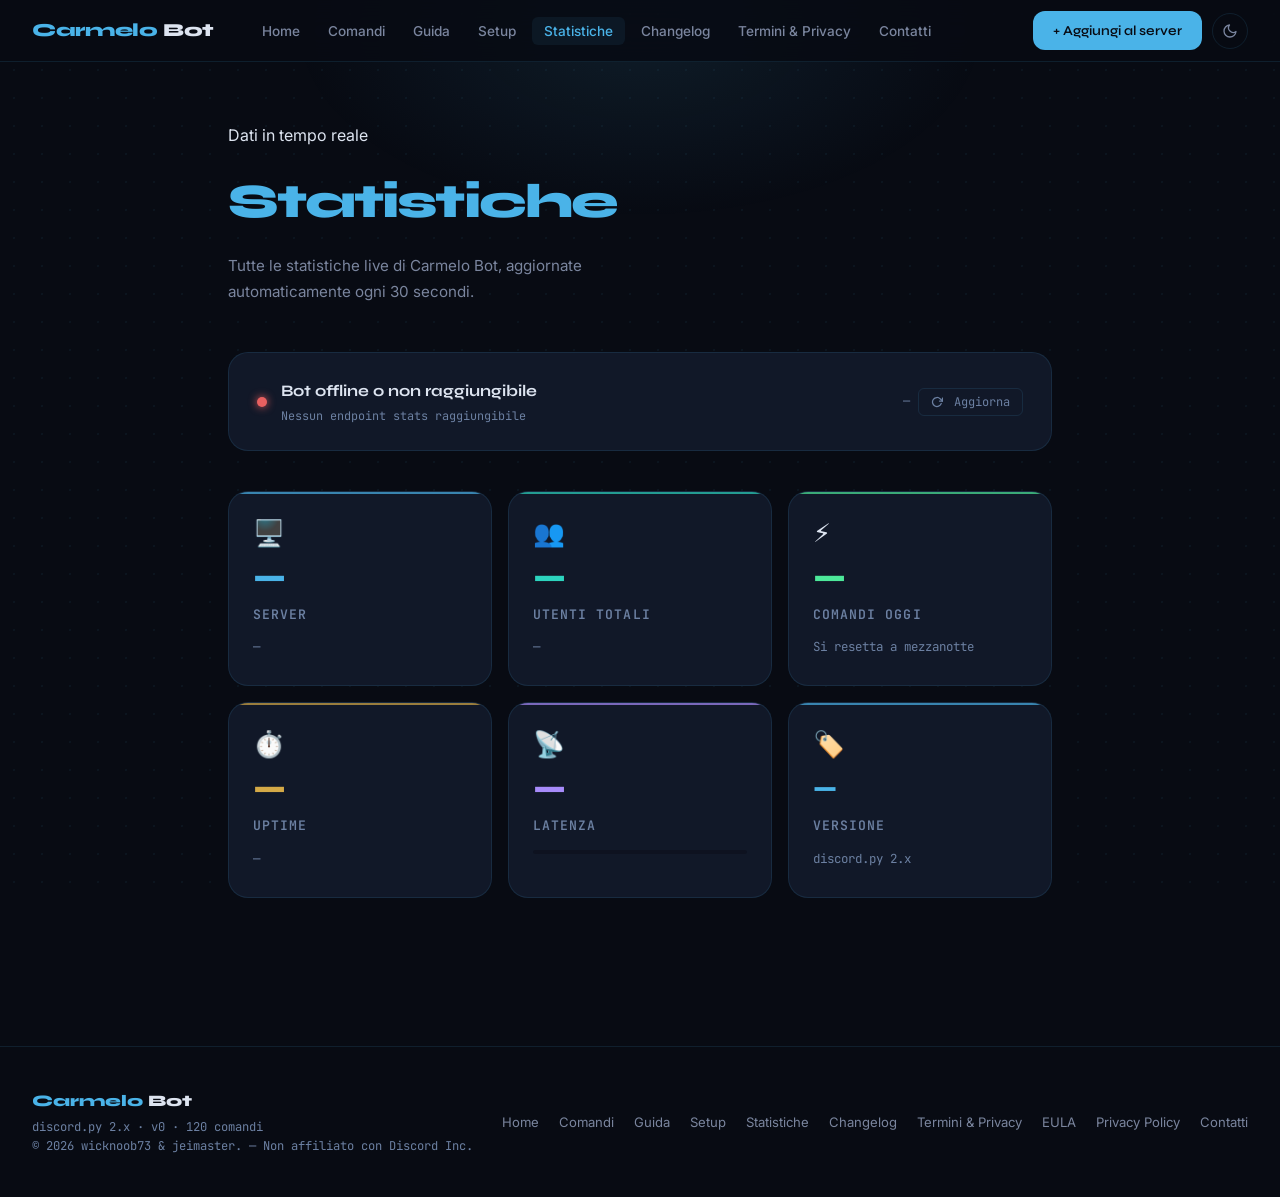
<file: stats.html>
<!DOCTYPE html>
<html lang="it">
<head>
  <meta charset="UTF-8">
  <meta name="viewport" content="width=device-width, initial-scale=1.0">
  <title>Statistiche — Carmelo Bot</title>
  <meta name="description" content="Statistiche live di Carmelo Bot: uptime, server, utenti e comandi usati oggi.">
  <link rel="canonical" href="https://wicknoob73.github.io/stats.html">
  <meta name="theme-color" content="#4ab3e8">
  <link rel="icon" type="image/svg+xml" href="data:image/svg+xml,<svg xmlns='http://www.w3.org/2000/svg' viewBox='0 0 32 32'><rect width='32' height='32' rx='8' fill='%230a0c14'/><text y='24' x='4' font-size='22'>🤖</text></svg>">
  <link rel="icon" type="image/x-icon" href="favicon.ico">
  <link rel="preconnect" href="https://fonts.googleapis.com">
  <link rel="preconnect" href="https://fonts.gstatic.com" crossorigin>
  <link rel="stylesheet" href="https://fonts.googleapis.com/css2?family=Syne:wght@400;600;700;800&family=Inter:wght@300;400;500;600&family=JetBrains+Mono:wght@400;500&display=swap">
  <link rel="stylesheet" href="style.css">
  <style>
    .page-hero { padding: 60px 0 48px; }
    .page-hero h1 {
      font-family: var(--font-display);
      font-size: clamp(2rem, 5vw, 3rem);
      font-weight: 800; letter-spacing: -0.04em;
      margin: 12px 0 10px;
    }
    .page-hero p { color: var(--text-secondary); font-size: 0.95rem; max-width: 460px; }

    /* ── Stats grid ── */
    .stats-grid {
      display: grid;
      grid-template-columns: repeat(auto-fit, minmax(200px, 1fr));
      gap: 16px;
      margin-bottom: 48px;
    }

    .stat-card {
      background: var(--bg-card);
      border: 1px solid var(--border);
      border-radius: var(--radius-lg);
      padding: 28px 24px;
      display: flex; flex-direction: column; gap: 8px;
      position: relative; overflow: hidden;
      transition: border-color var(--ease), box-shadow var(--ease);
    }

    .stat-card:hover {
      border-color: var(--border-hover);
      box-shadow: 0 4px 28px rgba(0,0,0,0.4);
    }

    .stat-card::before {
      content: '';
      position: absolute; top: 0; left: 0; right: 0;
      height: 2px;
      background: var(--stat-color, var(--blue));
      opacity: 0.7;
    }

    .stat-icon {
      font-size: 1.6rem;
      line-height: 1;
      margin-bottom: 4px;
    }

    .stat-value {
      font-family: var(--font-display);
      font-size: 2.2rem;
      font-weight: 800;
      letter-spacing: -0.04em;
      color: var(--stat-color, var(--blue));
      line-height: 1;
      min-height: 2.4rem;
      display: flex; align-items: center;
    }

    .stat-value.loading::after {
      content: '';
      display: inline-block;
      width: 60px; height: 28px;
      background: linear-gradient(90deg, var(--bg-hover) 25%, var(--bg-surface) 50%, var(--bg-hover) 75%);
      background-size: 200% 100%;
      border-radius: 6px;
      animation: shimmer 1.4s infinite;
    }

    @keyframes shimmer {
      0%   { background-position: 200% 0; }
      100% { background-position: -200% 0; }
    }

    .stat-label {
      font-size: 0.82rem;
      font-weight: 600;
      letter-spacing: 0.08em;
      text-transform: uppercase;
      color: var(--text-muted);
      font-family: var(--font-mono);
    }

    .stat-sub {
      font-size: 0.78rem;
      color: var(--text-muted);
      font-family: var(--font-mono);
      margin-top: 2px;
    }

    /* ── Status bar ── */
    .status-section {
      background: var(--bg-card);
      border: 1px solid var(--border);
      border-radius: var(--radius-lg);
      padding: 24px 28px;
      display: flex; align-items: center; justify-content: space-between;
      flex-wrap: wrap; gap: 16px;
      margin-bottom: 40px;
    }

    .status-left {
      display: flex; align-items: center; gap: 14px;
    }

    .status-indicator {
      width: 10px; height: 10px;
      border-radius: 50%;
      background: var(--teal);
      box-shadow: 0 0 8px var(--teal);
      flex-shrink: 0;
    }

    .status-indicator.offline {
      background: var(--red);
      box-shadow: 0 0 8px var(--red);
      animation: none;
    }

    .status-indicator { animation: pulse 2.2s ease-in-out infinite; }

    .status-text {
      font-family: var(--font-display);
      font-size: 1rem;
      font-weight: 700;
    }

    .status-text small {
      display: block;
      font-family: var(--font-mono);
      font-size: 0.74rem;
      font-weight: 400;
      color: var(--text-muted);
      margin-top: 1px;
    }

    .status-right {
      display: flex; align-items: center; gap: 8px;
      font-family: var(--font-mono);
      font-size: 0.75rem;
      color: var(--text-muted);
    }

    .refresh-btn {
      background: none;
      border: 1px solid var(--border);
      border-radius: var(--radius-sm);
      color: var(--text-muted);
      font-family: var(--font-mono);
      font-size: 0.75rem;
      padding: 5px 12px;
      cursor: pointer;
      transition: border-color var(--ease), color var(--ease);
    }

    .refresh-btn:hover {
      border-color: var(--blue);
      color: var(--blue);
    }

    .refresh-btn.spinning svg {
      animation: spin 0.8s linear infinite;
    }

    @keyframes spin { to { transform: rotate(360deg); } }

    /* ── Info box ── */
    .info-box {
      background: rgba(74,179,232,0.05);
      border: 1px solid var(--border);
      border-radius: var(--radius-md);
      padding: 18px 22px;
      font-size: 0.85rem;
      color: var(--text-secondary);
      display: flex; align-items: flex-start; gap: 12px;
      margin-top: 12px;
    }

    .info-box .info-icon { font-size: 1.1rem; flex-shrink: 0; margin-top: 1px; }

    /* ── Latency bar ── */
    .latency-row {
      display: flex; align-items: center; gap: 12px;
      margin-top: 4px;
    }

    .latency-bar-wrap {
      flex: 1; height: 4px;
      background: var(--bg-surface);
      border-radius: 2px;
      overflow: hidden;
    }

    .latency-bar {
      height: 100%;
      border-radius: 2px;
      background: var(--teal);
      transition: width 0.6s var(--ease), background 0.4s;
      width: 0%;
    }

    @media (max-width: 640px) {
      .stats-grid { grid-template-columns: 1fr 1fr; }
      .status-section { flex-direction: column; align-items: flex-start; }
    }
  </style>
</head>
<body>
	
<script src="config.js"></script>
<script src="version.js" defer></script>	

<nav class="navbar">
  <a href="index.html" class="navbar-logo"><span>Carmelo</span> Bot</a>
    <ul class="navbar-links">
    <li><a href="index.html">Home</a></li>
    <li><a href="commands.html">Comandi</a></li>
    <li><a href="guide.html">Guida</a></li>
    <li><a href="setup.html">Setup</a></li>
    <li><a href="stats.html" class="active">Statistiche</a></li>
    <li><a href="changelog.html">Changelog</a></li>
    <li><a href="legal.html">Termini & Privacy</a></li>
    <li><a href="legal.html#contatti">Contatti</a></li>
  </ul>
  <a href="invite.html" class="navbar-cta">+ Aggiungi al server</a>
  <button class="theme-toggle" id="themeToggle" aria-label="Cambia tema">
    <svg class="icon-moon" viewBox="0 0 24 24" fill="none" stroke="currentColor" stroke-width="2" stroke-linecap="round" stroke-linejoin="round"><path d="M21 12.79A9 9 0 1 1 11.21 3 7 7 0 0 0 21 12.79z"/></svg>
    <svg class="icon-sun"  viewBox="0 0 24 24" fill="none" stroke="currentColor" stroke-width="2" stroke-linecap="round" stroke-linejoin="round"><circle cx="12" cy="12" r="5"/><line x1="12" y1="1" x2="12" y2="3"/><line x1="12" y1="21" x2="12" y2="23"/><line x1="4.22" y1="4.22" x2="5.64" y2="5.64"/><line x1="18.36" y1="18.36" x2="19.78" y2="19.78"/><line x1="1" y1="12" x2="3" y2="12"/><line x1="21" y1="12" x2="23" y2="12"/><line x1="4.22" y1="19.78" x2="5.64" y2="18.36"/><line x1="18.36" y1="5.64" x2="19.78" y2="4.22"/></svg>
  </button>
  <button class="hamburger" id="hamburgerBtn" aria-label="Menu"><span></span><span></span><span></span></button>
</nav>

<div class="mobile-menu" id="mobileMenu">
  <a href="index.html">Home</a>
  <a href="commands.html">Comandi</a>
  <a href="guide.html">Guida</a>
  <a href="setup.html">Setup</a>
  <a href="stats.html" class="active">Statistiche</a>
  <a href="changelog.html">Changelog</a>
  <a href="legal.html">Termini & Privacy</a>
  <a href="legal.html#contatti">Contatti</a>
  <a href="invite.html" class="mobile-cta">+ Aggiungi al server</a>
</div>

<div class="container">

  <header class="page-hero">
    <div class="section-label">Dati in tempo reale</div>
    <h1><span style="color:var(--blue);">Statistiche</span></h1>
    <p>Tutte le statistiche live di Carmelo Bot, aggiornate automaticamente ogni 30 secondi.</p>
  </header>

  <!-- Status bar -->
  <div class="status-section" id="statusSection">
    <div class="status-left">
      <div class="status-indicator" id="statusDot"></div>
      <div class="status-text">
        <span id="statusText">Connessione in corso…</span>
        <small id="statusSub">—</small>
      </div>
    </div>
    <div class="status-right">
      <span id="lastUpdate">—</span>
      <button class="refresh-btn" id="refreshBtn" onclick="fetchStats()">
        <svg id="refreshIcon" width="12" height="12" viewBox="0 0 24 24" fill="none" stroke="currentColor" stroke-width="2.5" stroke-linecap="round" stroke-linejoin="round" style="display:inline;vertical-align:middle;margin-right:4px"><polyline points="23 4 23 10 17 10"/><path d="M20.49 15a9 9 0 1 1-2.12-9.36L23 10"/></svg>
        Aggiorna
      </button>
    </div>
  </div>

  <!-- Stats grid -->
  <div class="stats-grid">

    <div class="stat-card" style="--stat-color: var(--blue)">
      <div class="stat-icon"><span aria-hidden="true">🖥</span>️</div>
      <div class="stat-value loading" id="valServers"></div>
      <div class="stat-label">Server</div>
      <div class="stat-sub" id="subServers">—</div>
    </div>

    <div class="stat-card" style="--stat-color: var(--teal)">
      <div class="stat-icon"><span aria-hidden="true">👥</span></div>
      <div class="stat-value loading" id="valUsers"></div>
      <div class="stat-label">Utenti totali</div>
      <div class="stat-sub" id="subUsers">—</div>
    </div>

    <div class="stat-card" style="--stat-color: var(--green)">
      <div class="stat-icon"><span aria-hidden="true">⚡</span></div>
      <div class="stat-value loading" id="valCommands"></div>
      <div class="stat-label">Comandi oggi</div>
      <div class="stat-sub">Si resetta a mezzanotte</div>
    </div>

    <div class="stat-card" style="--stat-color: var(--gold)">
      <div class="stat-icon">⏱️</div>
      <div class="stat-value loading" id="valUptime"></div>
      <div class="stat-label">Uptime</div>
      <div class="stat-sub" id="subUptime">—</div>
    </div>

    <div class="stat-card" style="--stat-color: var(--purple)">
      <div class="stat-icon"><span aria-hidden="true">📡</span></div>
      <div class="stat-value loading" id="valLatency"></div>
      <div class="stat-label">Latenza</div>
      <div class="latency-row">
        <div class="latency-bar-wrap"><div class="latency-bar" id="latencyBar"></div></div>
      </div>
    </div>

    <div class="stat-card" style="--stat-color: var(--blue)">
      <div class="stat-icon"><span aria-hidden="true">🏷</span>️</div>
      <div class="stat-value" id="valVersion" style="font-size:1.6rem">—</div>
      <div class="stat-label">Versione</div>
      <div class="stat-sub">discord.py 2.x</div>
    </div>

  </div>

</div>

<button class="back-to-top" id="backToTop" aria-label="Torna su">
  <svg viewBox="0 0 24 24" fill="none" stroke-width="2.5" stroke-linecap="round" stroke-linejoin="round">
    <polyline points="18 15 12 9 6 15"/>
  </svg>
</button>

<footer>
  <div class="footer-left">
    <div class="footer-brand"><span>Carmelo</span> Bot</div>
    <div class="footer-meta">discord.py 2.x · <span class="bot-version">v0</span> · 120 comandi</div>
    <div class="footer-copy">© 2026 wicknoob73 & jeimaster. — Non affiliato con Discord Inc.</div>
  </div>
    <ul class="footer-links">
    <li><a href="index.html">Home</a></li>
    <li><a href="commands.html">Comandi</a></li>
    <li><a href="guide.html">Guida</a></li>
    <li><a href="setup.html">Setup</a></li>
    <li><a href="stats.html">Statistiche</a></li>
    <li><a href="changelog.html">Changelog</a></li>
    <li><a href="legal.html">Termini & Privacy</a></li>
    <li><a href="eula.html">EULA</a></li>
    <li><a href="privacy.html">Privacy Policy</a></li>
    <li><a href="legal.html#contatti">Contatti</a></li>
  </ul>
</footer>

<script>
// STATS_URL è definito globalmente in config.js (caricato prima di questo script).

let refreshTimer = null;

function fmtNumber(n) {
  return n?.toLocaleString('it-IT') ?? '—';
}

function setLoading(on) {
  document.querySelectorAll('.stat-value').forEach(el => {
    if (on) el.classList.add('loading');
    else    el.classList.remove('loading');
  });
  const btn = document.getElementById('refreshBtn');
  btn.querySelector('svg').style.animation = on ? 'spin 0.8s linear infinite' : '';
}

function setOffline(err) {
  setLoading(false);
  const dot  = document.getElementById('statusDot');
  const text = document.getElementById('statusText');
  const sub  = document.getElementById('statusSub');
  dot.classList.add('offline');
  text.textContent = 'Bot offline o non raggiungibile';
  sub.textContent  = err || 'Controlla che il bot sia in esecuzione';
  ['valServers','valUsers','valCommands','valUptime','valLatency','valVersion']
    .forEach(id => { const el = document.getElementById(id); if(el) el.textContent = '—'; });
}

async function fetchStats() {
  setLoading(true);
  try {
    const result = await fetchStatsWithFallback('', { signal: AbortSignal.timeout(6000) });
    if (!result) throw new Error('Nessun endpoint stats raggiungibile');
    const res = result.response;
    if (!res.ok) throw new Error(`HTTP ${res.status}`);
    const d    = await res.json();
    setLoading(false);

    // Status bar
    const dot  = document.getElementById('statusDot');
    const text = document.getElementById('statusText');
    const sub  = document.getElementById('statusSub');
    dot.classList.remove('offline');
    text.textContent = 'Bot online';
    sub.textContent  = `Connesso a ${result.url}`;
    document.getElementById('lastUpdate').textContent =
      'Aggiornato: ' + new Date().toLocaleTimeString('it-IT');

    // Valori
    document.getElementById('valServers').textContent  = fmtNumber(d.servers);
    document.getElementById('subServers').textContent  = d.servers === 1 ? '1 server attivo' : `${d.servers} server attivi`;
    document.getElementById('valUsers').textContent    = fmtNumber(d.users);
    document.getElementById('subUsers').textContent    = `membri totali`;
    document.getElementById('valCommands').textContent = fmtNumber(d.commands_used);
    document.getElementById('valUptime').textContent   = d.uptime ?? '—';
    document.getElementById('subUptime').textContent   = `dall'ultimo riavvio`;
    document.getElementById('valVersion').textContent  = d.version ?? '—';

    // Latenza
    const ms  = d.latency_ms ?? 0;
    document.getElementById('valLatency').textContent = ms + ' ms';
    const bar = document.getElementById('latencyBar');
    const pct = Math.min(100, (ms / 400) * 100);
    bar.style.width      = pct + '%';
    bar.style.background = ms < 80 ? 'var(--teal)' : ms < 200 ? 'var(--gold)' : 'var(--red)';

  } catch(e) {
    setOffline(e.message);
  }
}

// Primo fetch immediato
fetchStats();

// Auto-refresh ogni 30s (in pausa quando la tab è in background)
refreshTimer = setInterval(fetchStats, 30000);

document.addEventListener('visibilitychange', () => {
  if (document.hidden) {
    clearInterval(refreshTimer);
  } else {
    fetchStats();
    refreshTimer = setInterval(fetchStats, 30000);
  }
});

// Hamburger
const ham = document.getElementById('hamburgerBtn');
const mob = document.getElementById('mobileMenu');
if (ham && mob) {
  ham.addEventListener('click', () => { ham.classList.toggle('open'); mob.classList.toggle('open'); });
  document.addEventListener('click', e => {
    if (!ham.contains(e.target) && !mob.contains(e.target)) {
      ham.classList.remove('open'); mob.classList.remove('open');
    }
  });
  mob.querySelectorAll('a').forEach(a =>
    a.addEventListener('click', () => {
      ham.classList.remove('open'); mob.classList.remove('open');
    })
  );
}

// Back to top
const btt = document.getElementById('backToTop');
if (btt) {
  window.addEventListener('scroll', () => btt.classList.toggle('visible', scrollY > 300), { passive: true });
  btt.addEventListener('click', () => window.scrollTo({ top: 0, behavior: 'smooth' }));
}
</script>

<script>
// ── Theme toggle ──────────────────────────────────────────
(function() {
  const saved = localStorage.getItem('theme');
  if (saved === 'light') document.documentElement.classList.add('light');
})();
document.addEventListener('DOMContentLoaded', () => {
  const btn = document.getElementById('themeToggle');
  if (!btn) return;
  btn.addEventListener('click', () => {
    const isLight = document.documentElement.classList.toggle('light');
    localStorage.setItem('theme', isLight ? 'light' : 'dark');
  });
});
</script>
</body>
</html>
</file>
<file: style.css>
/* ============================================================
   Carmelo Bot — style.css (shared)
   ============================================================ */

*, *::before, *::after { box-sizing: border-box; margin: 0; padding: 0; }

:root {
  --bg-base:    #080b13;
  --bg-surface: #0e1220;
  --bg-card:    #111828;
  --bg-hover:   #16202e;

  --blue:       #4ab3e8;
  --blue-dim:   #2d8bbf;
  --blue-glow:  rgba(74,179,232,0.18);
  --blue-faint: rgba(74,179,232,0.07);

  --gold:       #d4a947;
  --gold-lt:    #e8c46a;
  --teal:       #2dd4bf;
  --red:        #e86060;
  --green:      #4de89a;
  --purple:     #a78bfa;

  --text-primary:   #dde4f0;
  --text-secondary: #7a859e;
  --text-muted:     #6c80a2;

  --border:       rgba(74,179,232,0.12);
  --border-hover: rgba(74,179,232,0.35);

  --radius-sm: 6px;
  --radius-md: 12px;
  --radius-lg: 20px;

  --font-display: 'Syne', system-ui, sans-serif;
  --font-body:    'Inter', system-ui, sans-serif;
  --font-mono:    'JetBrains Mono', monospace;

  --ease: 0.2s cubic-bezier(.4,0,.2,1);
}

html { scroll-behavior: smooth; }

body {
  font-family: var(--font-body);
  background: var(--bg-base);
  color: var(--text-primary);
  line-height: 1.7;
  min-height: 100vh;
  -webkit-font-smoothing: antialiased;
  overflow-x: hidden;
}

body::before {
  content: '';
  position: fixed; inset: 0;
  background-image: radial-gradient(rgba(74,179,232,0.06) 1px, transparent 1px);
  background-size: 28px 28px;
  pointer-events: none;
  z-index: 0;
}

body::after {
  content: '';
  position: fixed;
  top: -160px; left: 50%;
  transform: translateX(-50%);
  width: 700px; height: 380px;
  background: radial-gradient(ellipse, rgba(74,179,232,0.10) 0%, transparent 70%);
  pointer-events: none;
  z-index: 0;
}

/* Navbar */
.navbar {
  position: sticky; top: 0;
  z-index: 40;
  display: flex; align-items: center;
  padding: 0 32px;
  height: 62px;
  background: rgba(8,11,19,0.85);
  backdrop-filter: blur(14px);
  border-bottom: 1px solid var(--border);
}

.navbar-logo {
  font-family: var(--font-display);
  font-size: 1.15rem;
  font-weight: 800;
  color: var(--text-primary);
  text-decoration: none;
  letter-spacing: -0.02em;
  margin-right: 36px;
  flex-shrink: 0;
}

.navbar-logo span { color: var(--blue); }

.navbar-links {
  display: flex; align-items: center;
  gap: 4px;
  flex: 1;
  list-style: none;
}

.navbar-links a {
  font-size: 0.85rem;
  font-weight: 500;
  color: var(--text-secondary);
  text-decoration: none;
  padding: 6px 12px;
  border-radius: var(--radius-sm);
  transition: color var(--ease), background var(--ease);
}

.navbar-links a:hover,
.navbar-links a.active {
  color: var(--text-primary);
  background: var(--blue-faint);
}

.navbar-links a.active { color: var(--blue); }

.navbar-cta {
  margin-left: auto;
  font-size: 0.85rem;
  font-weight: 600;
  font-family: var(--font-display);
  color: var(--bg-base);
  background: var(--blue);
  text-decoration: none;
  padding: 8px 20px;
  border-radius: var(--radius-md);
  transition: background var(--ease), transform var(--ease);
  flex-shrink: 0;
}

.navbar-cta:hover {
  background: #64c4f5;
  transform: translateY(-1px);
}

/* Container */
.container {
  position: relative; z-index: 1;
  max-width: 880px;
  margin: 0 auto;
  padding: 0 28px 100px;
}

.container--wide { max-width: 1040px; }

a { color: var(--blue); text-decoration: none; transition: color var(--ease); }
a:hover { color: #7dd3f7; }

code {
  font-family: var(--font-mono);
  font-size: 0.82em;
  background: rgba(74,179,232,0.10);
  border: 1px solid rgba(74,179,232,0.18);
  color: var(--blue);
  padding: 1px 6px;
  border-radius: 4px;
}

/* Footer */
footer {
  position: relative; z-index: 1;
  border-top: 1px solid var(--border);
  padding: 40px 32px;
  display: flex; align-items: center; justify-content: space-between;
  flex-wrap: wrap; gap: 16px;
}

.footer-brand {
  font-family: var(--font-display);
  font-weight: 800; font-size: 1rem;
  color: var(--text-primary); margin-bottom: 4px;
}

.footer-brand span { color: var(--blue); }

.footer-meta, .footer-copy {
  font-size: 0.76rem;
  color: var(--text-muted);
  font-family: var(--font-mono);
  line-height: 1.6;
}

.footer-links {
  display: flex; gap: 20px; list-style: none;
}

.footer-links a {
  font-size: 0.82rem;
  color: var(--text-secondary);
  transition: color var(--ease);
}

.footer-links a:hover { color: var(--blue); }

@media (max-width: 640px) {
  .navbar { padding: 0 16px; }
  .navbar-links { display: none; }
  .container { padding: 0 16px 80px; }
  footer { flex-direction: column; align-items: flex-start; padding: 32px 20px; }
  .footer-links { flex-wrap: wrap; gap: 12px; }
}

/* Hamburger */
.hamburger {
  display: none;
  flex-direction: column;
  justify-content: center;
  gap: 5px;
  width: 36px; height: 36px;
  background: none;
  border: none;
  cursor: pointer;
  padding: 4px;
  margin-left: auto;
  z-index: 60;
}

.hamburger span {
  display: block;
  width: 22px; height: 2px;
  background: var(--text-primary);
  border-radius: 2px;
  transition: transform var(--ease), opacity var(--ease);
  transform-origin: center;
}

.hamburger.open span:nth-child(1) { transform: translateY(7px) rotate(45deg); }
.hamburger.open span:nth-child(2) { opacity: 0; transform: scaleX(0); }
.hamburger.open span:nth-child(3) { transform: translateY(-7px) rotate(-45deg); }

.mobile-menu {
  display: none;
  position: fixed;
  top: 62px; left: 0; right: 0;
  background: rgba(8, 11, 19, 0.97);
  backdrop-filter: blur(18px);
  border-bottom: 1px solid var(--border);
  z-index: 39;
  padding: 16px 20px 24px;
  flex-direction: column;
  gap: 4px;
  transform: translateY(-8px);
  opacity: 0;
  visibility: hidden;
  pointer-events: none;
  transition: transform 0.22s var(--ease),
              opacity 0.22s var(--ease),
              visibility 0s 0.22s;
}

.mobile-menu.open {
  transform: translateY(0);
  opacity: 1;
  visibility: visible;
  pointer-events: auto;
  transition: transform 0.22s var(--ease),
              opacity 0.22s var(--ease),
              visibility 0s 0s;
}

.mobile-menu a {
  display: block;
  padding: 11px 14px;
  border-radius: var(--radius-sm);
  font-size: 0.95rem;
  font-weight: 500;
  color: var(--text-secondary);
  text-decoration: none;
  transition: color var(--ease), background var(--ease);
}

.mobile-menu a:hover,
.mobile-menu a.active {
  color: var(--text-primary);
  background: var(--blue-faint);
}

.mobile-menu a.active { color: var(--blue); }

.mobile-menu .mobile-cta {
  margin-top: 12px;
  display: block;
  text-align: center;
  padding: 12px;
  background: var(--blue);
  color: var(--bg-base);
  font-family: var(--font-display);
  font-weight: 700;
  border-radius: var(--radius-md);
}

/* Back to top */
.back-to-top {
  position: fixed;
  bottom: 32px; right: 28px;
  z-index: 50;
  width: 42px; height: 42px;
  background: var(--bg-card);
  border: 1px solid var(--border-hover);
  border-radius: 50%;
  display: flex; align-items: center; justify-content: center;
  cursor: pointer;
  opacity: 0;
  transform: translateY(12px);
  transition: opacity var(--ease), transform var(--ease), border-color var(--ease), background var(--ease);
  pointer-events: none;
}

.back-to-top.visible {
  opacity: 1;
  transform: translateY(0);
  pointer-events: all;
}

.back-to-top:hover {
  background: var(--blue);
  border-color: var(--blue);
}

.back-to-top svg {
  width: 16px; height: 16px;
  stroke: var(--text-secondary);
  transition: stroke var(--ease);
}

.back-to-top:hover svg { stroke: var(--bg-base); }

@media (max-width: 640px) {
  .hamburger { display: flex; }
  .mobile-menu { display: flex; }
  .navbar-links { display: none !important; }
  .navbar-cta   { display: none; }
  .back-to-top  { bottom: 20px; right: 16px; }
}

/* Light mode */
:root.light {
  --bg-base:    #f0f4f8;
  --bg-surface: #e2e8f0;
  --bg-card:    #ffffff;
  --bg-hover:   #e8edf5;

  --blue:       #2a7db5;
  --blue-dim:   #1e5f8a;
  --blue-glow:  rgba(42,125,181,0.15);
  --blue-faint: rgba(42,125,181,0.07);

  --text-primary:   #0f172a;
  --text-secondary: #475569;
  --text-muted:     #5f6a7c;

  --border:       rgba(42,125,181,0.15);
  --border-hover: rgba(42,125,181,0.4);
}

:root.light body::before {
  background-image: radial-gradient(rgba(42,125,181,0.07) 1px, transparent 1px);
}

:root.light body::after {
  background: radial-gradient(ellipse, rgba(42,125,181,0.07) 0%, transparent 70%);
}

:root.light .navbar { background: rgba(240,244,248,0.9); }
:root.light .mobile-menu { background: rgba(240,244,248,0.98); }
:root.light .back-to-top { background: var(--bg-card); border-color: var(--border-hover); }
:root.light .back-to-top svg { stroke: var(--text-secondary); }
:root.light .back-to-top:hover { background: var(--blue); border-color: var(--blue); }
:root.light .back-to-top:hover svg { stroke: #fff; }

.theme-toggle {
  width: 36px; height: 36px;
  border-radius: 50%;
  background: none;
  border: 1px solid var(--border);
  display: flex; align-items: center; justify-content: center;
  cursor: pointer;
  color: var(--text-secondary);
  transition: all var(--ease);
  flex-shrink: 0;
  margin-left: 10px;
}

.theme-toggle:hover {
  border-color: var(--blue);
  color: var(--blue);
  background: var(--blue-faint);
}

.theme-toggle svg { width: 16px; height: 16px; }

.theme-toggle .icon-sun  { display: none; }
.theme-toggle .icon-moon { display: block; }
:root.light .theme-toggle .icon-sun  { display: block; }
:root.light .theme-toggle .icon-moon { display: none; }


/* ══════════════════════════════════════════════════════════════
   GUIDE.HTML — Hero, sezioni, tabs, overlay, effetti, problemi
   ══════════════════════════════════════════════════════════════ */

.guide-hero {
  text-align: center;
  padding: 80px 0 60px;
}
.guide-hero h1 {
  font-family: var(--font-display);
  font-size: clamp(2.2rem, 5.5vw, 3.2rem);
  font-weight: 800;
  letter-spacing: -0.03em;
  color: var(--text-primary);
  margin: 18px 0 14px;
}
.guide-hero p {
  font-size: 1rem;
  color: var(--text-secondary);
  max-width: 520px;
  margin: 0 auto;
  line-height: 1.7;
}

.section-heading {
  text-align: center;
  margin-bottom: 32px;
}
.section-kicker {
  display: inline-block;
  font-family: var(--font-mono);
  font-size: 0.7rem;
  font-weight: 700;
  letter-spacing: 0.14em;
  text-transform: uppercase;
  color: var(--blue);
  margin-bottom: 8px;
}
.section-heading h2 {
  font-family: var(--font-display);
  font-size: clamp(1.4rem, 3vw, 1.8rem);
  font-weight: 800;
  letter-spacing: -0.02em;
  color: var(--text-primary);
  margin: 0 0 10px;
}
.section-heading p {
  font-size: 0.9rem;
  color: var(--text-secondary);
  line-height: 1.7;
  max-width: 560px;
  margin: 0 auto;
}

/* Tabs piattaforme */
.platform-tabs {
  display: flex;
  justify-content: center;
  gap: 10px;
  flex-wrap: wrap;
  max-width: 720px;
  margin: 0 auto 16px;
}
.platform-tab {
  display: inline-flex;
  align-items: center;
  gap: 8px;
  padding: 11px 22px;
  background: var(--bg-surface);
  border: 1px solid var(--border);
  border-radius: 999px;
  font-family: var(--font-display);
  font-weight: 700;
  font-size: 0.88rem;
  color: var(--text-secondary);
  cursor: pointer;
  transition: all var(--ease);
}
.platform-tab .platform-icon {
  width: 22px; height: 22px;
  border-radius: 6px;
  display: flex; align-items: center; justify-content: center;
  overflow: hidden;
  flex-shrink: 0;
  background: transparent; /* Sfondo trasparente per non mischiare i colori */
}
/* Aggiunta per lo sfondo di SoundCloud nei tab */
.platform-tab[data-platform="soundcloud"] .platform-icon {
  background: #FF5500;
}
.platform-tab .platform-icon img {
  width: 100%;
  height: 100%;
  object-fit: contain; /* Mostra tutto il logo senza tagliarlo */
  border-radius: 4px;  /* Arrotonda leggermente gli angoli se il logo è quadrato */
}
.platform-tab:hover {
  color: var(--text-primary);
  border-color: var(--pcolor);
  background: color-mix(in srgb, var(--pcolor) 10%, transparent);
  transform: translateY(-1px);
}
.tabs-hint {
  text-align: center;
  font-size: 0.82rem;
  color: var(--text-muted);
  font-family: var(--font-mono);
  margin: 0 auto 56px;
}
.tabs-hint span {
  display: inline-flex;
  align-items: center;
  gap: 6px;
  padding: 4px 12px;
  background: var(--bg-surface);
  border: 1px dashed var(--border);
  border-radius: 999px;
}

/* Overlay full-screen */
.platform-overlay {
  position: fixed;
  inset: 0;
  background: rgba(8, 11, 19, 0.9);
  backdrop-filter: blur(12px);
  z-index: 200;
  opacity: 0;
  visibility: hidden;
  pointer-events: none;
  transition: opacity 0.28s ease, visibility 0.28s ease;
  overflow-y: auto;
  overflow-x: hidden;
  padding: 60px 24px 80px;
}
.platform-overlay.open {
  opacity: 1;
  visibility: visible;
  pointer-events: auto;
}
.platform-modal {
  max-width: 960px;
  margin: 0 auto;
  background: var(--bg-card);
  border: 1px solid var(--border-hover);
  border-top: 4px solid var(--pcolor, var(--blue));
  border-radius: var(--radius-lg);
  padding: 48px 44px 40px;
  position: relative;
  transform: translateY(24px) scale(0.985);
  transition: transform 0.32s cubic-bezier(.4,0,.2,1);
  box-shadow: 0 30px 90px rgba(0,0,0,0.55);
}
.platform-overlay.open .platform-modal { transform: translateY(0) scale(1); }
.platform-modal-close {
  position: fixed;
  top: 20px;
  right: 20px;
  z-index: 201;
  width: 44px; height: 44px;
  border-radius: 50%;
  background: var(--bg-card);
  border: 1px solid var(--border-hover);
  color: var(--text-primary);
  font-size: 1.1rem;
  cursor: pointer;
  display: flex; align-items: center; justify-content: center;
  transition: all var(--ease);
  box-shadow: 0 6px 24px rgba(0,0,0,0.4);
}
.platform-modal-close:hover {
  background: var(--red);
  border-color: var(--red);
  color: #fff;
  transform: rotate(90deg);
}

.platform-panel-content { display: none; }
.platform-panel-content.active { display: block; }

.pf-header {
  display: flex;
  align-items: center;
  gap: 18px;
  padding-bottom: 22px;
  margin-bottom: 8px;
  border-bottom: 1px solid var(--border);
}
.pf-header-icon {
  width: 64px; height: 64px;
  border-radius: 16px;
  display: flex; align-items: center; justify-content: center;
  overflow: hidden;
  background: transparent; /* Sfondo trasparente anche qui */
  flex-shrink: 0;
  box-shadow: 0 6px 22px color-mix(in srgb, var(--pcolor, var(--blue)) 30%, transparent); /* Bagliore più morbido */
}
/* Aggiunta per lo sfondo di SoundCloud nell'overlay */
.platform-panel-content[data-content="soundcloud"] .pf-header-icon {
  background: #FF5500;
}
.pf-header-icon img {
  width: 100%;
  height: 100%;
  object-fit: contain; /* Mostra l'intero logo */
  padding: 4px;        /* Margine interno per non farlo toccare i bordi */
  border-radius: 14px; /* Previene la fuoriuscita del rosso di TikTok */
}
.pf-header-text { min-width: 0; }
.pf-header-text h2 {
  font-family: var(--font-display);
  font-size: 1.6rem;
  font-weight: 800;
  letter-spacing: -0.02em;
  color: var(--text-primary);
  margin: 0 0 4px;
}
.pf-header-text p {
  font-size: 0.9rem;
  color: var(--text-secondary);
  line-height: 1.6;
  margin: 0;
}
.pf-header-link {
  margin-left: auto;
  display: inline-flex;
  align-items: center;
  gap: 6px;
  padding: 8px 16px;
  background: var(--bg-surface);
  border: 1px solid var(--border);
  border-radius: var(--radius-md);
  color: var(--text-secondary);
  font-family: var(--font-mono);
  font-size: 0.78rem;
  text-decoration: none;
  transition: all var(--ease);
  flex-shrink: 0;
}
.pf-header-link:hover {
  border-color: var(--pcolor, var(--blue));
  color: var(--pcolor, var(--blue));
}

.pf-section { margin-top: 32px; }
.pf-section-title {
  display: flex;
  align-items: center;
  gap: 10px;
  font-family: var(--font-display);
  font-size: 1rem;
  font-weight: 700;
  color: var(--text-primary);
  margin-bottom: 14px;
  padding-bottom: 10px;
  border-bottom: 1px solid var(--border);
}
.pf-section-body {
  font-size: 0.9rem;
  color: var(--text-secondary);
  line-height: 1.7;
}
.pf-section-body p + p { margin-top: 10px; }
.pf-section-body ul { padding-left: 20px; margin: 10px 0; }
.pf-section-body li { margin-bottom: 7px; }
.pf-section-body strong { color: var(--text-primary); }
.pf-section-body code { font-size: 0.85em; }

.pf-example {
  display: grid;
  grid-template-columns: 1fr 1fr;
  gap: 10px;
  margin-bottom: 12px;
}
.pf-example-input,
.pf-example-output {
  padding: 12px 16px;
  border-radius: var(--radius-md);
  font-family: var(--font-mono);
  font-size: 0.82rem;
  line-height: 1.6;
  position: relative;
}
.pf-example-input {
  background: rgba(74,179,232,0.06);
  border: 1px solid rgba(74,179,232,0.22);
  color: var(--blue);
}
.pf-example-output {
  background: rgba(77,232,154,0.06);
  border: 1px solid rgba(77,232,154,0.22);
  color: var(--text-primary);
}
.pf-example-label {
  display: block;
  font-size: 0.65rem;
  font-weight: 700;
  text-transform: uppercase;
  letter-spacing: 0.12em;
  font-family: var(--font-mono);
  margin-bottom: 5px;
  opacity: 0.7;
}
.pf-example-input .pf-example-label { color: var(--blue); }
.pf-example-output .pf-example-label { color: var(--green); }

.pf-no {
  background: rgba(232,196,106,0.05);
  border: 1px solid rgba(232,196,106,0.2);
  border-left: 3px solid #e8c46a;
  border-radius: var(--radius-md);
  padding: 16px 20px;
  font-size: 0.88rem;
  line-height: 1.65;
}
.pf-no ul { padding-left: 0; margin: 0; list-style: none; }
.pf-no li {
  padding-left: 22px;
  margin-bottom: 8px;
  position: relative;
  color: var(--text-secondary);
}
.pf-no li:last-child { margin-bottom: 0; }
.pf-no li::before {
  content: '✕';
  position: absolute;
  left: 0;
  top: 0;
  color: #e8c46a;
  font-weight: 700;
  font-size: 0.85em;
}
.pf-no strong { color: var(--text-primary); }

.pf-error {
  background: rgba(232,96,96,0.05);
  border: 1px solid rgba(232,96,96,0.2);
  border-left: 3px solid var(--red);
  border-radius: var(--radius-md);
  padding: 14px 18px;
  margin-bottom: 10px;
}
.pf-error-msg {
  font-family: var(--font-mono);
  font-size: 0.82rem;
  color: var(--red);
  margin-bottom: 6px;
  font-weight: 500;
}
.pf-error-fix {
  font-size: 0.85rem;
  color: var(--text-secondary);
  line-height: 1.6;
}
.pf-error-fix strong { color: var(--text-primary); }

/* Panoramica */
.pf-overview { max-width: 880px; margin: 0 auto 80px; }
.pf-overview-table {
  width: 100%;
  border-collapse: collapse;
  background: var(--bg-card);
  border: 1px solid var(--border);
  border-radius: var(--radius-md);
  overflow: hidden;
  font-size: 0.85rem;
}
.pf-overview-table thead tr {
  border-bottom: 1px solid var(--border);
  background: var(--bg-surface);
}
.pf-overview-table th {
  text-align: left;
  padding: 12px 18px;
  font-size: 0.68rem;
  font-weight: 700;
  letter-spacing: 0.1em;
  text-transform: uppercase;
  color: var(--text-muted);
  font-family: var(--font-mono);
}
.pf-overview-table tbody tr {
  border-bottom: 1px solid rgba(74,179,232,0.06);
  transition: background var(--ease);
}
.pf-overview-table tbody tr:last-child { border-bottom: none; }
.pf-overview-table tbody tr:hover { background: var(--bg-hover); }
.pf-overview-table td {
  padding: 14px 18px;
  color: var(--text-secondary);
  vertical-align: middle;
  line-height: 1.55;
}
.pf-overview-table td:first-child {
  font-weight: 600;
  color: var(--text-primary);
  white-space: nowrap;
}
.pf-overview-table td code { font-size: 0.82em; }

/* Effetti audio */
.effects-section { max-width: 880px; margin: 0 auto 80px; }
.effects-grid {
  display: grid;
  grid-template-columns: repeat(auto-fill, minmax(200px, 1fr));
  gap: 10px;
}
.effect-card {
  background: var(--bg-card);
  border: 1px solid var(--border);
  border-radius: var(--radius-md);
  padding: 14px 16px;
  display: flex;
  align-items: flex-start;
  gap: 10px;
  transition: border-color var(--ease);
}
.effect-card:hover { border-color: var(--border-hover); }
.effect-emoji { font-size: 1.15rem; line-height: 1.2; flex-shrink: 0; }
.effect-body { min-width: 0; }
.effect-name {
  font-family: var(--font-mono);
  font-size: 0.8rem;
  font-weight: 600;
  color: var(--blue);
  margin-bottom: 3px;
}
.effect-desc {
  font-size: 0.78rem;
  color: var(--text-secondary);
  line-height: 1.5;
}
.effects-note {
  margin-top: 22px;
  padding: 14px 18px;
  background: var(--bg-surface);
  border: 1px solid var(--border);
  border-radius: var(--radius-md);
  font-size: 0.84rem;
  color: var(--text-secondary);
  line-height: 1.65;
}
.effects-note strong { color: var(--text-primary); }

/* Problemi comuni */
.troubleshoot-section { max-width: 880px; margin: 0 auto 100px; }
.troubleshoot-list {
  display: flex;
  flex-direction: column;
  gap: 10px;
}
.troubleshoot-item {
  background: var(--bg-card);
  border: 1px solid var(--border);
  border-left: 3px solid var(--tc, var(--blue));
  border-radius: var(--radius-md);
  padding: 16px 20px;
  transition: border-color var(--ease);
}
.troubleshoot-item:hover {
  border-color: var(--border-hover);
  border-left-color: var(--tc, var(--blue));
}
.troubleshoot-q {
  font-size: 0.85rem;
  font-weight: 600;
  color: var(--text-primary);
  margin-bottom: 6px;
  display: flex;
  align-items: flex-start;
  gap: 8px;
}
.troubleshoot-q::before { content: '❓'; flex-shrink: 0; }
.troubleshoot-a {
  font-size: 0.83rem;
  color: var(--text-secondary);
  line-height: 1.65;
  padding-left: 22px;
}
.troubleshoot-a code { font-size: 0.85em; }
.troubleshoot-msg {
  display: inline-block;
  font-family: var(--font-mono);
  font-size: 0.78rem;
  color: var(--red);
  background: rgba(232,96,96,0.08);
  border: 1px solid rgba(232,96,96,0.2);
  border-radius: 4px;
  padding: 1px 7px;
  margin-right: 4px;
}


/* ══════════════════════════════════════════════════════════════
   LISTEN INLINE — player audio dentro i pannelli piattaforma
   ══════════════════════════════════════════════════════════════ */

.listen-inline {
  margin: 24px 0 8px;
}

.listen-label {
  font-family: var(--font-mono);
  font-size: 0.72rem;
  font-weight: 700;
  text-transform: uppercase;
  letter-spacing: 0.12em;
  color: var(--text-muted);
  margin-bottom: 10px;
}

.listen-card {
  position: relative;
  background: var(--bg-surface);
  border: 1px solid var(--border);
  border-left: 3px solid var(--pcolor, var(--blue));
  border-radius: var(--radius-md);
  padding: 16px 20px 14px;
  display: flex;
  align-items: center;
  gap: 16px;
  overflow: hidden;
  transition: border-color var(--ease), box-shadow var(--ease);
}
.listen-card:hover {
  border-color: var(--border-hover);
  border-left-color: var(--pcolor, var(--blue));
  box-shadow: 0 4px 20px rgba(0,0,0,0.3);
}

.listen-info {
  flex: 1;
  min-width: 0;
}
.listen-title {
  font-size: 1rem;
  font-weight: 700;
  color: var(--text-primary);
  white-space: nowrap;
  overflow: hidden;
  text-overflow: ellipsis;
}
.listen-artist {
  font-size: 0.82rem;
  color: var(--text-secondary);
  margin-top: 2px;
  white-space: nowrap;
  overflow: hidden;
  text-overflow: ellipsis;
}

.listen-play {
  flex-shrink: 0;
  width: 48px;
  height: 48px;
  border-radius: 50%;
  background: var(--pcolor, var(--blue));
  border: none;
  color: #fff;
  cursor: pointer;
  display: flex;
  align-items: center;
  justify-content: center;
  transition: opacity var(--ease), transform var(--ease), box-shadow var(--ease);
  box-shadow: 0 4px 16px color-mix(in srgb, var(--pcolor, var(--blue)) 40%, transparent);
}
.listen-play:hover {
  opacity: 0.92;
  transform: scale(1.06);
}
.listen-play.playing {
  background: var(--bg-card);
  color: var(--pcolor, var(--blue));
  box-shadow: inset 0 0 0 2px var(--pcolor, var(--blue));
}
.listen-play.playing .icon-play  { display: none; }
.listen-play.playing .icon-pause { display: block !important; }
.listen-play.missing {
  background: var(--bg-hover);
  color: var(--text-muted);
  cursor: not-allowed;
  box-shadow: inset 0 0 0 2px var(--border);
  opacity: 0.7;
}
.listen-play.missing:hover {
  transform: none;
  opacity: 0.7;
}
.listen-play.missing svg { display: none !important; }
.listen-play.missing::after {
  content: '⏳';
  font-size: 1rem;
}

.listen-progress {
  position: absolute;
  bottom: 0;
  left: 0;
  right: 0;
  height: 3px;
  background: rgba(255,255,255,0.05);
}
.listen-progress-bar {
  height: 100%;
  width: 0%;
  background: var(--pcolor, var(--blue));
  transition: width 0.15s linear;
}

/* Stili per i loghi nella tabella Panoramica */
.pf-platform-cell {
  display: flex;
  align-items: center;
  gap: 8px;
  font-weight: 600;
  color: var(--text-primary);
}
.pf-table-icon {
  width: 20px;
  height: 20px;
  object-fit: contain;
  border-radius: 4px;
}

/* ── Effetti audio (select dentro la listen-card) ── */
.fx-control {
  flex-shrink: 0;
  position: relative;
}
.fx-select {
  -webkit-appearance: none;
  -moz-appearance: none;
  appearance: none;
  font-family: var(--font-display);
  font-size: 0.8rem;
  font-weight: 700;
  color: var(--text-secondary);
  background-color: var(--bg-card);
  background-image: url("data:image/svg+xml,%3Csvg xmlns='http://www.w3.org/2000/svg' width='12' height='12' viewBox='0 0 24 24' fill='none' stroke='%237a859e' stroke-width='3' stroke-linecap='round' stroke-linejoin='round'%3E%3Cpolyline points='6 9 12 15 18 9'/%3E%3C/svg%3E");
  background-repeat: no-repeat;
  background-position: right 12px center;
  border: 1px solid var(--border);
  border-radius: 999px;
  padding: 9px 32px 9px 16px;
  max-width: 170px;
  cursor: pointer;
  outline: none;
  transition: color var(--ease), border-color var(--ease), background-color var(--ease), box-shadow var(--ease);
}
.fx-select:hover,
.fx-select:focus-visible {
  color: var(--text-primary);
  border-color: var(--pcolor, var(--blue));
}
.fx-select:focus-visible {
  box-shadow: 0 0 0 3px color-mix(in srgb, var(--pcolor, var(--blue)) 25%, transparent);
}
.fx-select.active {
  color: var(--pcolor, var(--blue));
  border-color: var(--pcolor, var(--blue));
  background-color: color-mix(in srgb, var(--pcolor, var(--blue)) 10%, var(--bg-card));
}
.fx-select:disabled {
  opacity: 0.5;
  cursor: not-allowed;
}
.fx-select option {
  background: var(--bg-card);
  color: var(--text-primary);
  font-family: var(--font-body);
  font-weight: 500;
}

/* ── Volume slider ── */
.volume-control {
  display: flex;
  align-items: center;
  gap: 8px;
  margin-right: 8px;
}
.volume-btn {
  background: none;
  border: none;
  padding: 0;
  cursor: pointer;
  color: var(--text-secondary);
  display: flex;
  align-items: center;
  transition: color var(--ease);
}
.volume-btn:hover {
  color: var(--text-primary);
}
.volume-slider {
  -webkit-appearance: none;
  width: 60px;
  height: 4px;
  background: var(--border-hover);
  border-radius: 2px;
  outline: none;
  cursor: pointer;
}
.volume-slider::-webkit-slider-thumb {
  -webkit-appearance: none;
  width: 12px;
  height: 12px;
  border-radius: 50%;
  background: var(--pcolor, var(--blue));
  cursor: pointer;
  transition: transform 0.1s;
}
.volume-slider::-webkit-slider-thumb:hover {
  transform: scale(1.2);
}
.volume-slider::-moz-range-thumb {
  width: 12px;
  height: 12px;
  border-radius: 50%;
  background: var(--pcolor, var(--blue));
  cursor: pointer;
  border: none;
}

@media (max-width: 640px) {
  .listen-grid { grid-template-columns: 1fr; }
  .platform-overlay { padding: 50px 12px 60px; }
  .platform-modal { padding: 32px 22px 28px; }
  .platform-modal-close { top: 12px; right: 12px; width: 38px; height: 38px; }
  .pf-header { flex-wrap: wrap; }
  .pf-header-link { margin-left: 0; }
  .pf-example { grid-template-columns: 1fr; }
  .effects-grid { grid-template-columns: 1fr 1fr; }
  .pf-overview-table th:nth-child(3),
  .pf-overview-table td:nth-child(3) { display: none; }
  .volume-slider { width: 45px; }
  .listen-card { flex-wrap: wrap; row-gap: 12px; }
  .listen-info { flex: 1 1 100%; }
  .fx-control { flex: 1 1 auto; }
  .fx-select { width: 100%; max-width: none; }
  .volume-control { margin-right: 0; }
}
</file>
